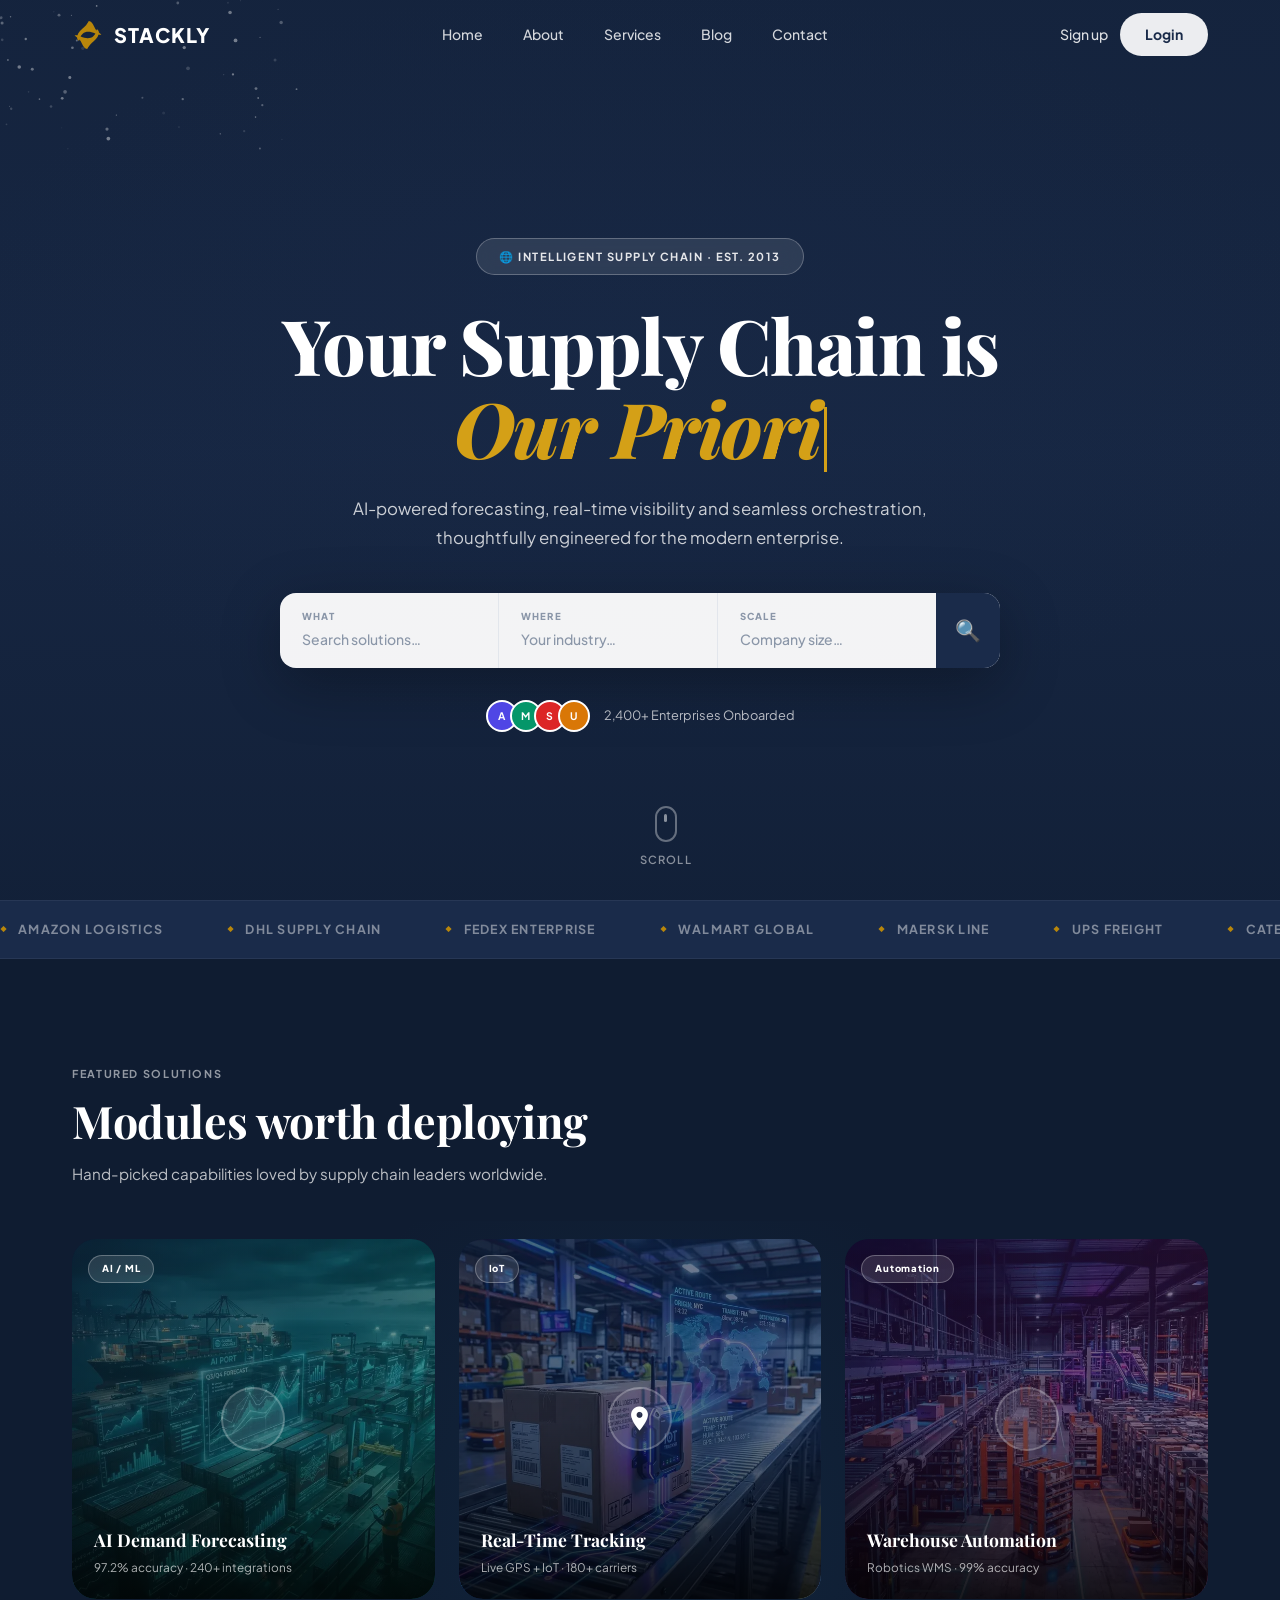
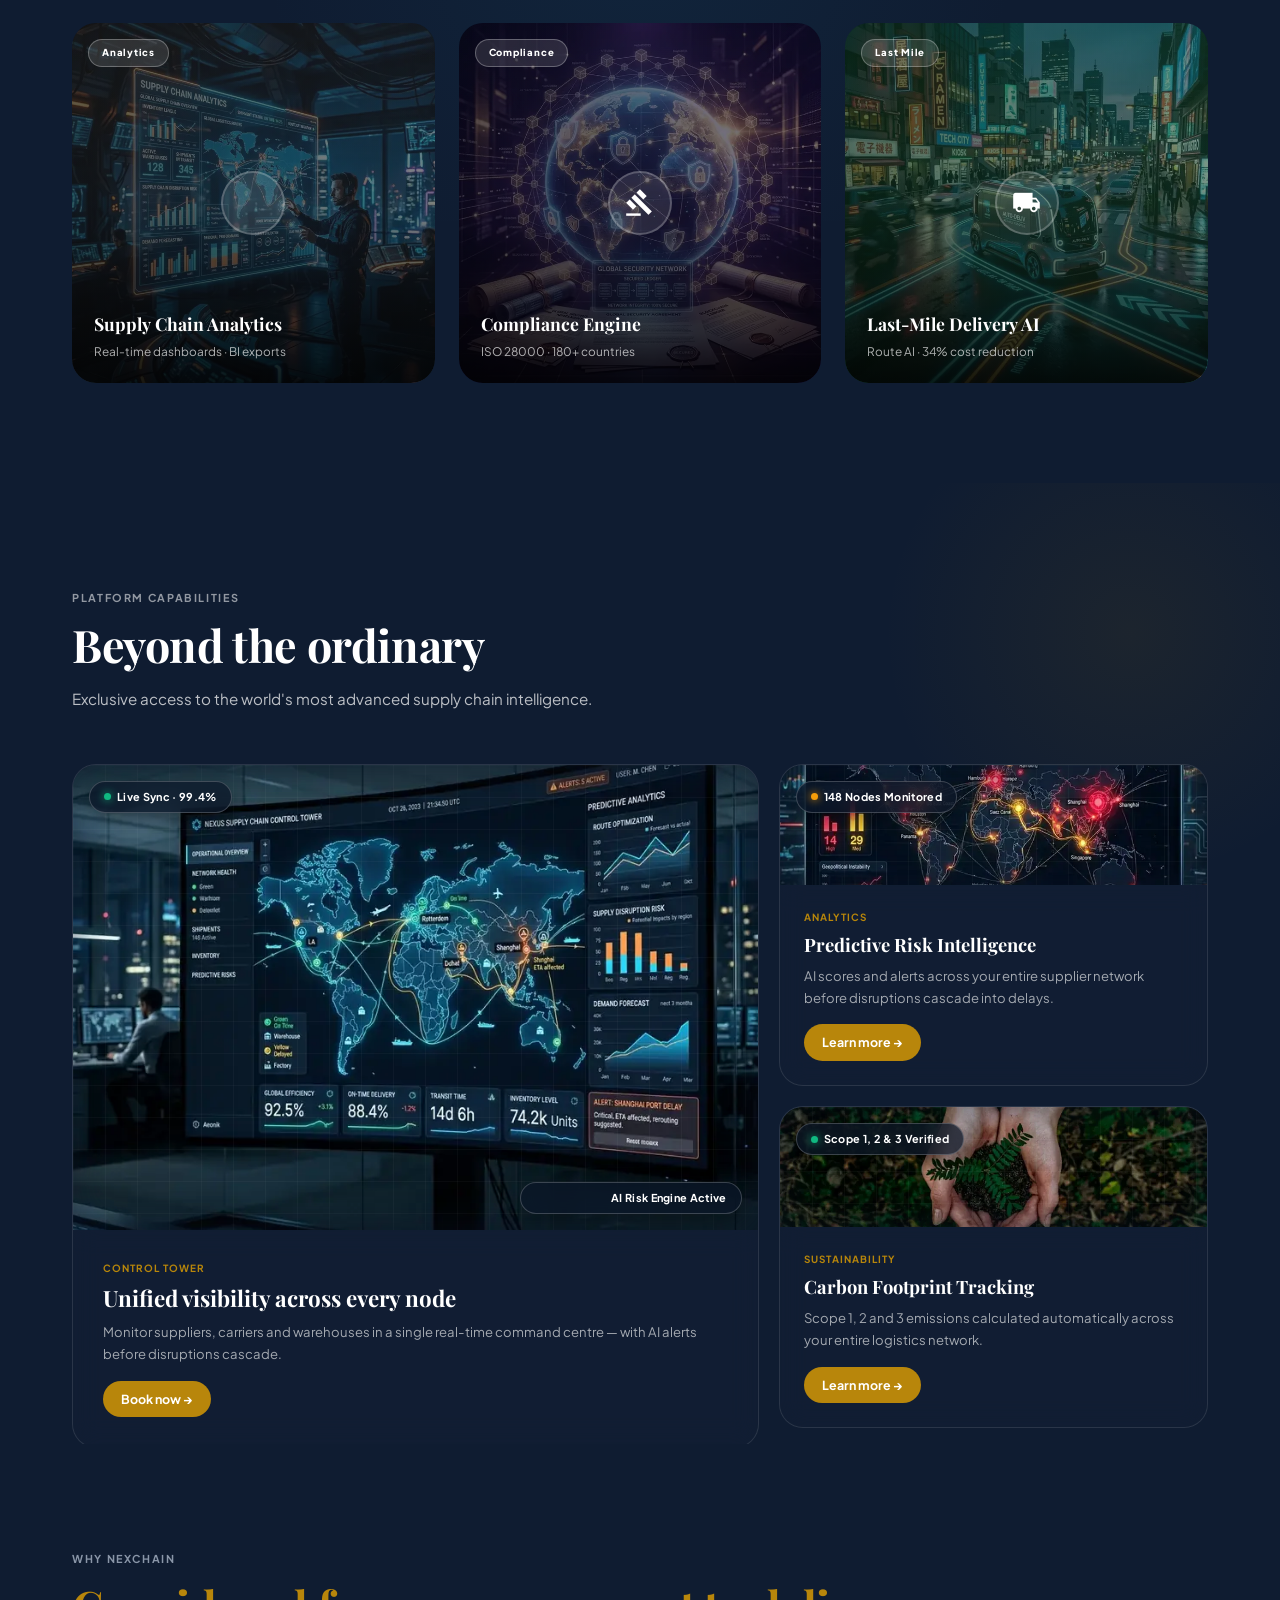
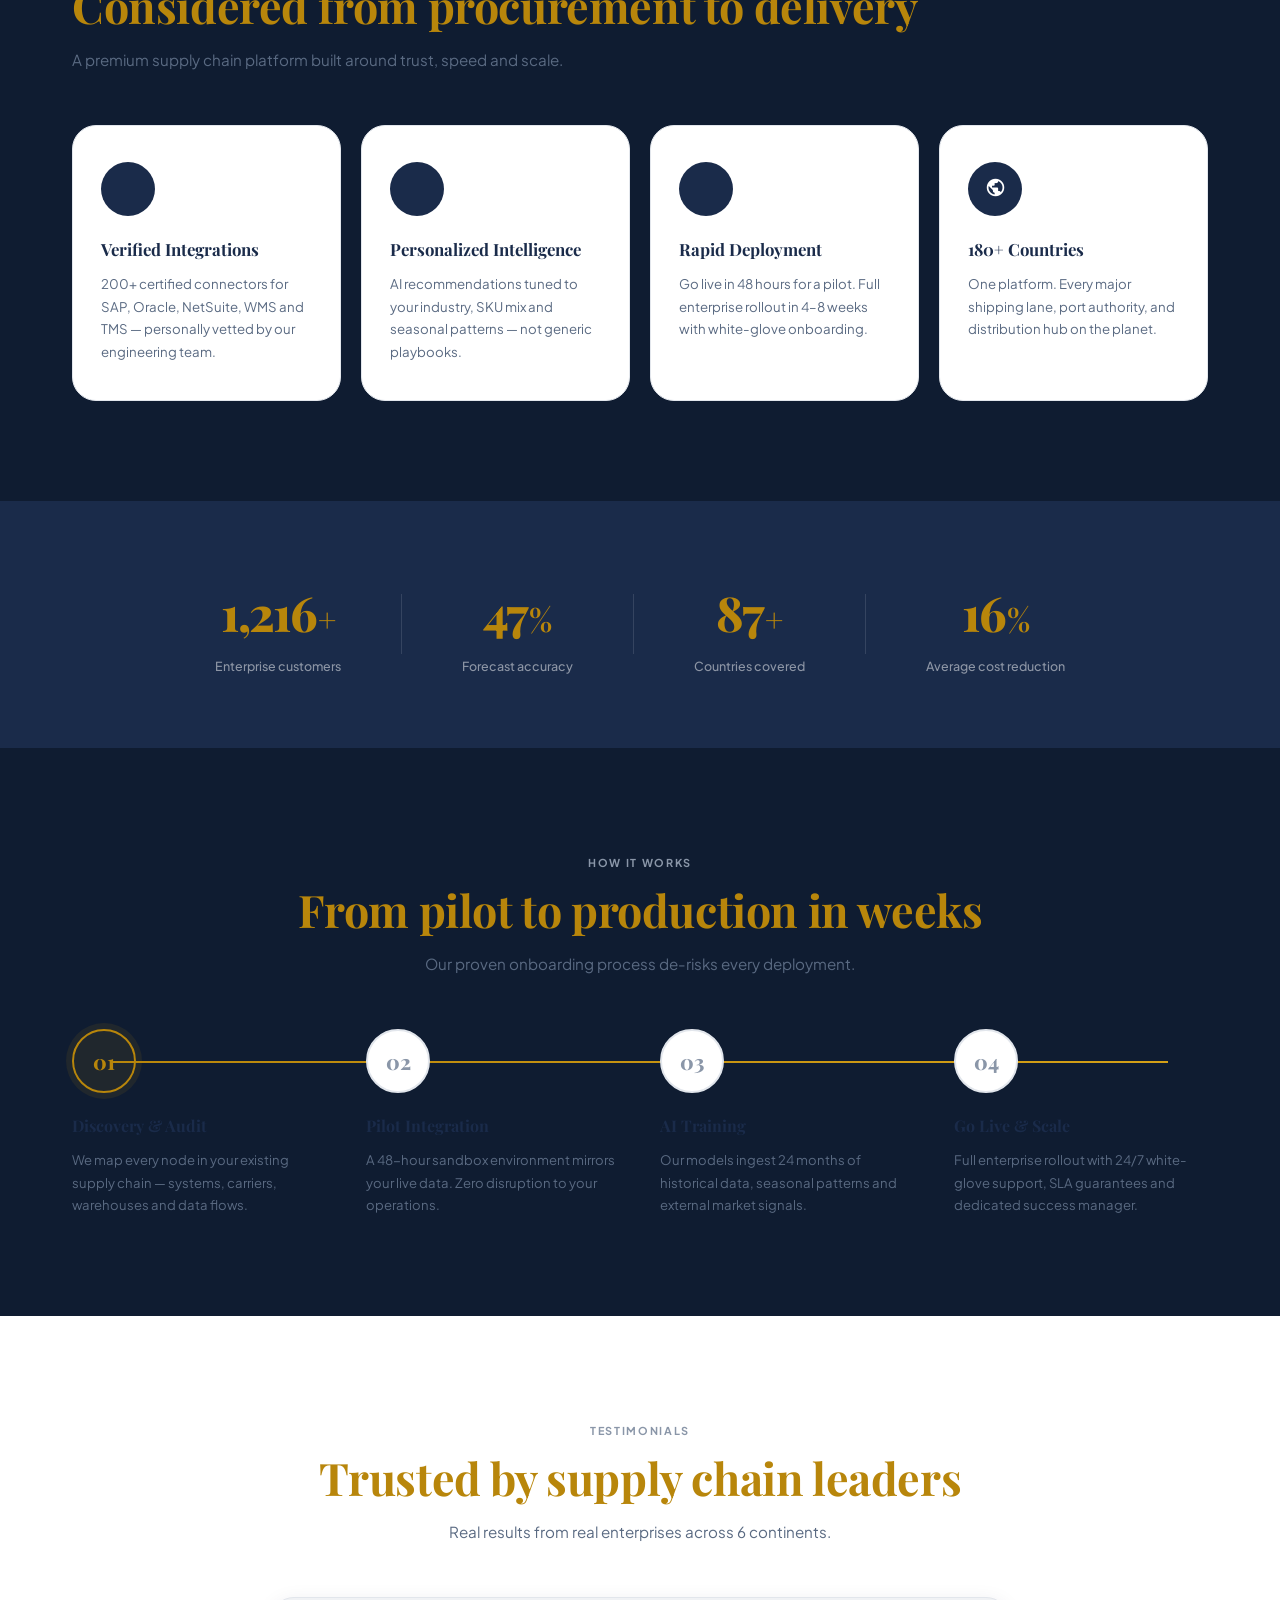
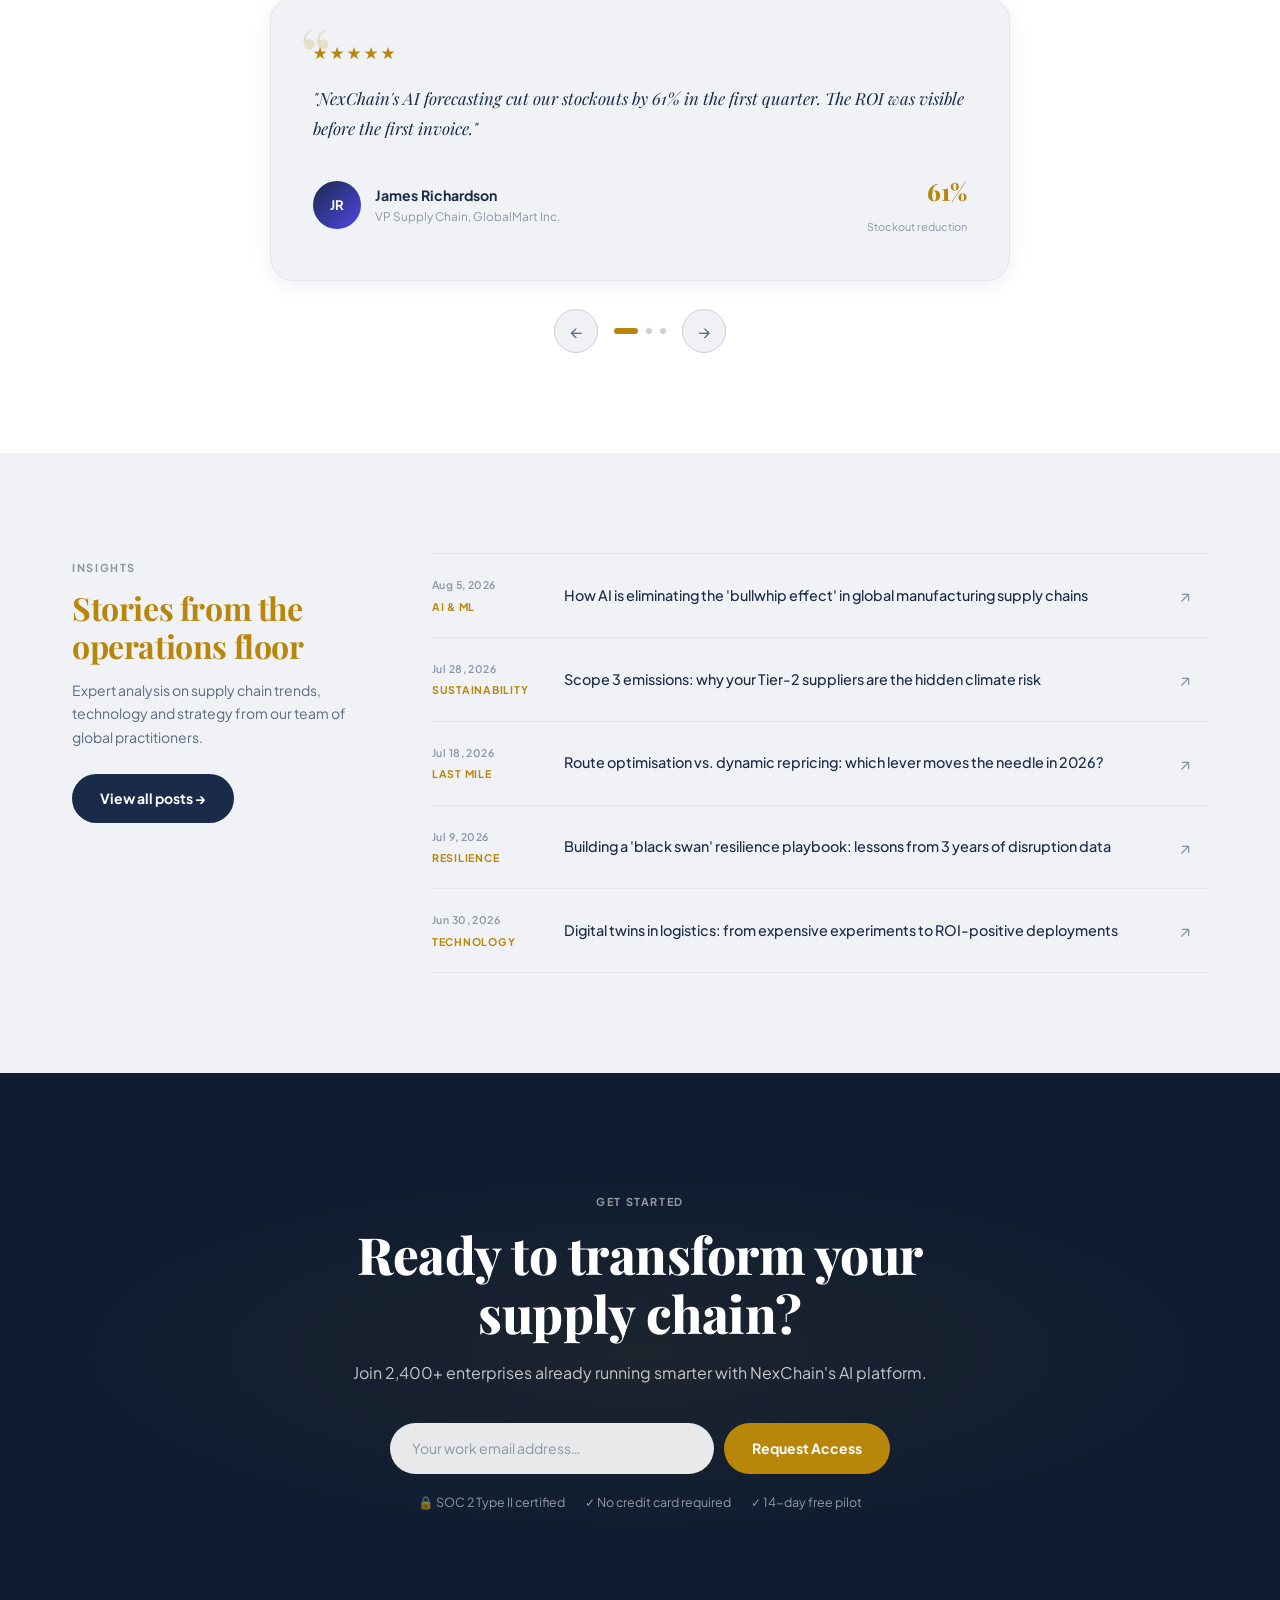
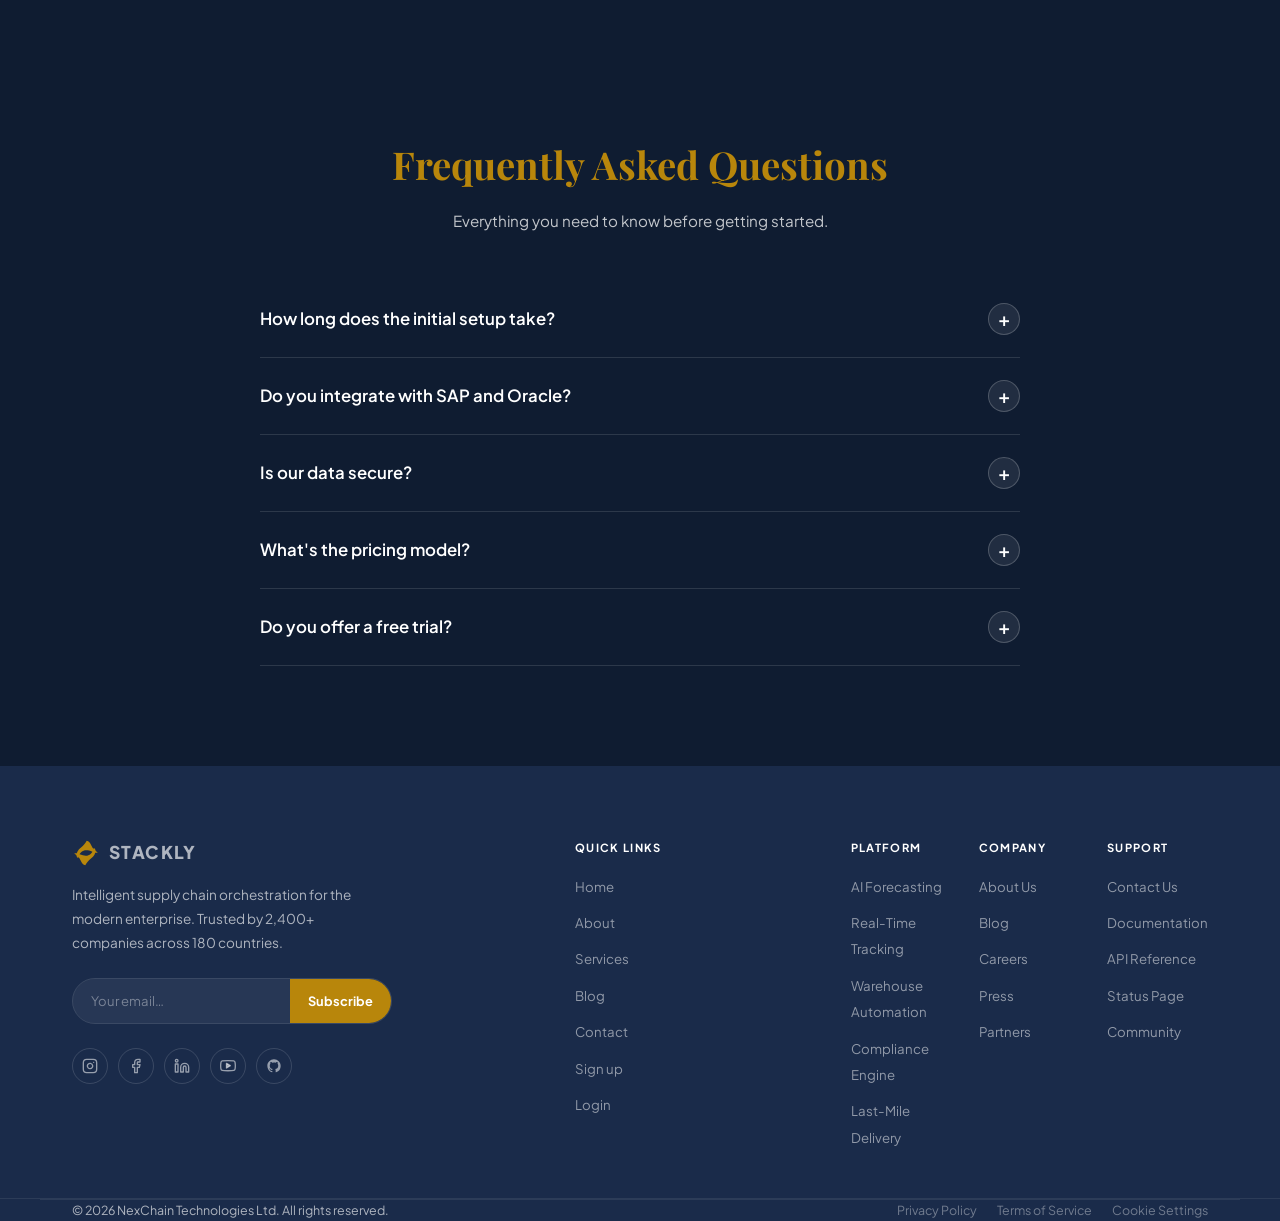
<file: index.html>
<!DOCTYPE html>
<html lang="en">
<head>
  <meta charset="UTF-8"/>
  <meta name="viewport" content="width=device-width, initial-scale=1.0"/>
  <title>NexChain — Intelligent Supply Chain Platform</title>
  <meta name="description" content="AI-powered supply chain platform. Real-time visibility, demand forecasting, warehouse automation and last-mile delivery orchestration for the modern enterprise."/>
  <link rel="stylesheet" href="css/style.css"/>
  <link rel="stylesheet" href="css/home.css"/>
  <link href="https://fonts.googleapis.com/icon?family=Material+Icons" rel="stylesheet"/>
</head>
<body>

<!-- ═══════════════════════════════════════
     NAVBAR
═══════════════════════════════════════ -->
<header class="navbar" id="navbar">
  <div class="nav-container">
    <a href="index.html" class="nav-logo" id="navLogo">
      <svg width="32" height="32" viewBox="0 0 100 100" fill="none" class="logo-icon" xmlns="http://www.w3.org/2000/svg">
        <path d="M52.5 6C48.2 14.5 40.8 23.8 32.2 30.5C21.4 38.9 15.2 49.6 16.1 60.2C16.9 64.1 19.3 67.2 22.4 68.1C23.5 62.3 25.6 53.4 33.5 46.2C42.4 38.1 56.1 38.1 72.8 45.1C82.6 49.2 88.8 50.1 91.8 48.2C85.1 43.1 73.2 35.2 69.1 23.2C65.2 13.5 60.1 7.2 52.5 6Z" fill="currentColor"/>
        <path d="M47.5 94C51.8 85.5 59.2 76.2 67.8 69.5C78.6 61.1 84.8 50.4 83.9 39.8C83.1 35.9 80.7 32.8 77.6 31.9C76.5 37.7 74.4 46.6 66.5 53.8C57.6 61.9 43.9 61.9 27.2 54.9C17.4 50.8 11.2 49.9 8.2 51.8C14.9 56.9 26.8 64.8 30.9 76.8C34.8 86.5 39.9 92.8 47.5 94Z" fill="currentColor"/>
      </svg>
      <span class="nav-logo-text">STACKLY</span>
    </a>
    <nav class="nav-links" id="navLinks">
      <a href="index.html"    class="nav-link active">Home</a>
      <a href="about.html"   class="nav-link">About</a>
      <a href="services.html"class="nav-link">Services</a>
      <a href="blog.html"    class="nav-link">Blog</a>
      <a href="contact.html" class="nav-link">Contact</a>
    </nav>
    <div class="nav-actions">
      <a href="register.html" class="nav-register">Sign up</a>
      <a href="login.html" class="nav-login-btn">Login</a>
    </div>
    <button class="hamburger" id="hamburger" aria-label="Open menu">
      <span></span><span></span><span></span>
    </button>
  </div>
</header>

<div class="mobile-menu" id="mobileMenu">
  <button class="mobile-close" id="mobileClose">✕</button>
  <ul>
    <li><a href="index.html">Home</a></li>
    <li><a href="about.html">About</a></li>
    <li><a href="services.html">Services</a></li>
    <li><a href="blog.html">Blog</a></li>
    <li><a href="contact.html">Contact</a></li>
    <li><a href="register.html" class="mobile-signup-btn">Sign up →</a></li>
    <li><a href="login.html" class="mobile-login-btn">Login</a></li>
  </ul>
</div>

<!-- ═══════════════════════════════════════
     SECTION 1: VIDEO HERO
═══════════════════════════════════════ -->
<section class="hero" id="home">
  <!-- Background WebP hero image -->
  <div class="hero-slideshow" style="position: absolute; inset: 0; width: 100%; height: 100%; overflow: hidden; z-index: 0;">
    <div class="slide slide-1"></div>
    <div class="slide slide-2"></div>
    <div class="slide slide-3"></div>
  </div>
  <!-- Gradient overlay -->
  <div class="hero-gradient"></div>
  <!-- Particle canvas -->
  <canvas class="particle-canvas" id="heroCanvas"></canvas>
  <!-- Content -->
  <div class="hero-content">
    <div class="hero-badge">🌐 Intelligent Supply Chain · Est. 2013</div>
    <h1 class="hero-title">
      Your Supply Chain is<br/>
      <em id="typedText">Our Priority</em><span class="cursor"></span>
    </h1>
    <p class="hero-sub">
      AI-powered forecasting, real-time visibility and seamless orchestration,<br/>
      thoughtfully engineered for the modern enterprise.
    </p>
    <!-- Search bar -->
    <div class="hero-search">
      <div class="search-field">
        <label class="search-label">WHAT</label>
        <input type="text" id="searchSolution" placeholder="Search solutions…"/>
      </div>
      <div class="search-field">
        <label class="search-label">WHERE</label>
        <input type="text" placeholder="Your industry…"/>
      </div>
      <div class="search-field">
        <label class="search-label">SCALE</label>
        <input type="text" placeholder="Company size…"/>
      </div>
      <button class="search-btn" id="searchBtn" aria-label="Search">🔍</button>
    </div>
    <!-- Social proof -->
    <div class="hero-proof">
      <div class="proof-avs">
        <div class="proof-av" style="background:#4f46e5">A</div>
        <div class="proof-av" style="background:#059669">M</div>
        <div class="proof-av" style="background:#dc2626">S</div>
        <div class="proof-av" style="background:#d97706">U</div>
      </div>
      <span>2,400+ Enterprises Onboarded</span>
    </div>
  </div>
  <!-- Scroll cue -->
  <div class="hero-scroll">
    <div class="scroll-mouse"><div class="scroll-dot"></div></div>
    <span>SCROLL</span>
  </div>
</section>

<!-- ═══════════════════════════════════════
     SECTION 2: TRUSTED BY (ticker)
═══════════════════════════════════════ -->
<section id="trusted">
  <div class="ticker-strip">
    <div class="ticker-track" id="tickerTrack">
      <span class="ticker-item">Amazon Logistics</span>
      <span class="ticker-item">DHL Supply Chain</span>
      <span class="ticker-item">FedEx Enterprise</span>
      <span class="ticker-item">Walmart Global</span>
      <span class="ticker-item">Maersk Line</span>
      <span class="ticker-item">UPS Freight</span>
      <span class="ticker-item">Caterpillar Inc.</span>
      <span class="ticker-item">Siemens AG</span>
      <span class="ticker-item">Bosch Group</span>
      <span class="ticker-item">Samsung SDS</span>
      <span class="ticker-item">Honeywell</span>
      <span class="ticker-item">3M Company</span>
      <!-- duplicate for seamless loop -->
      <span class="ticker-item">Amazon Logistics</span>
      <span class="ticker-item">DHL Supply Chain</span>
      <span class="ticker-item">FedEx Enterprise</span>
      <span class="ticker-item">Walmart Global</span>
      <span class="ticker-item">Maersk Line</span>
      <span class="ticker-item">UPS Freight</span>
      <span class="ticker-item">Caterpillar Inc.</span>
      <span class="ticker-item">Siemens AG</span>
      <span class="ticker-item">Bosch Group</span>
      <span class="ticker-item">Samsung SDS</span>
      <span class="ticker-item">Honeywell</span>
      <span class="ticker-item">3M Company</span>
    </div>
  </div>
</section>

<!-- ═══════════════════════════════════════
     SECTION 3: SOLUTIONS GRID
═══════════════════════════════════════ -->
<section class="solutions" id="solutions">
  <div class="container">
    <div class="section-header reveal">
      <span class="section-eye light">FEATURED SOLUTIONS</span>
      <h2 class="section-title white">Modules worth deploying</h2>
      <p class="section-sub light">Hand-picked capabilities loved by supply chain leaders worldwide.</p>
    </div>
    <div class="solutions-grid">

      <!-- Flip Card 1 — AI Forecasting -->
      <div class="flip-card reveal stagger-1">
        <div class="flip-card-inner">
          <!-- Front -->
          <div class="flip-front sol-img-1">
            <span class="flip-badge">AI / ML</span>
            <div class="flip-front-icon">
              <span class="material-icons mi">psychology</span>
            </div>
            <div class="flip-front-body">
              <p class="flip-front-name">AI Demand Forecasting</p>
              <p class="flip-front-sub">97.2% accuracy · 240+ integrations</p>
            </div>
          </div>
          <!-- Back -->
          <div class="flip-back">
            <div>
              <span class="flip-back-tag">AI / ML</span>
              <h3>AI Demand Forecasting</h3>
              <p>Fuses 24 months of historical data with market signals to deliver industry-leading 97.2% forecast accuracy across every SKU and channel.</p>
            </div>
            <div>
              <div class="flip-back-stats">
                <div class="flip-stat"><span class="sv">97.2%</span><span class="sl">Accuracy</span></div>
                <div class="flip-stat"><span class="sv">240+</span><span class="sl">Integrations</span></div>
                <div class="flip-stat"><span class="sv">61%</span><span class="sl">Stockout ↓</span></div>
              </div>
              <a href="services.html" class="flip-back-link">Explore →</a>
            </div>
          </div>
        </div>
      </div>

      <!-- Flip Card 2 — Real-Time Tracking -->
      <div class="flip-card reveal stagger-2">
        <div class="flip-card-inner">
          <div class="flip-front sol-img-2">
            <span class="flip-badge">IoT</span>
            <div class="flip-front-icon">
              <span class="material-icons mi">location_on</span>
            </div>
            <div class="flip-front-body">
              <p class="flip-front-name">Real-Time Tracking</p>
              <p class="flip-front-sub">Live GPS + IoT · 180+ carriers</p>
            </div>
          </div>
          <div class="flip-back">
            <div>
              <span class="flip-back-tag">IoT</span>
              <h3>Real-Time Tracking</h3>
              <p>Sub-minute GPS + IoT telemetry across 180+ carrier networks with predictive ETA and automatic exception alerts before delays happen.</p>
            </div>
            <div>
              <div class="flip-back-stats">
                <div class="flip-stat"><span class="sv">180+</span><span class="sl">Carriers</span></div>
                <div class="flip-stat"><span class="sv">&lt;1min</span><span class="sl">Refresh</span></div>
                <div class="flip-stat"><span class="sv">99.9%</span><span class="sl">Uptime</span></div>
              </div>
              <a href="services.html" class="flip-back-link">Explore →</a>
            </div>
          </div>
        </div>
      </div>

      <!-- Flip Card 3 — Warehouse Automation -->
      <div class="flip-card reveal stagger-3">
        <div class="flip-card-inner">
          <div class="flip-front sol-img-3">
            <span class="flip-badge">Automation</span>
            <div class="flip-front-icon">
              <span class="material-icons mi">precision_manufacturing</span>
            </div>
            <div class="flip-front-body">
              <p class="flip-front-name">Warehouse Automation</p>
              <p class="flip-front-sub">Robotics WMS · 99% accuracy</p>
            </div>
          </div>
          <div class="flip-back">
            <div>
              <span class="flip-back-tag">Automation</span>
              <h3>Warehouse Automation</h3>
              <p>Robotics WMS with 99% pick accuracy. Integrates with 80+ AMR, AS/RS and conveyor systems with a zero-downtime migration path.</p>
            </div>
            <div>
              <div class="flip-back-stats">
                <div class="flip-stat"><span class="sv">99%</span><span class="sl">Pick accuracy</span></div>
                <div class="flip-stat"><span class="sv">80+</span><span class="sl">Robot systems</span></div>
                <div class="flip-stat"><span class="sv">40%</span><span class="sl">Cost ↓</span></div>
              </div>
              <a href="services.html" class="flip-back-link">Explore →</a>
            </div>
          </div>
        </div>
      </div>

      <!-- Flip Card 4 — Analytics -->
      <div class="flip-card reveal stagger-1">
        <div class="flip-card-inner">
          <div class="flip-front sol-img-4">
            <span class="flip-badge">Analytics</span>
            <div class="flip-front-icon">
              <span class="material-icons mi">bar_chart</span>
            </div>
            <div class="flip-front-body">
              <p class="flip-front-name">Supply Chain Analytics</p>
              <p class="flip-front-sub">Real-time dashboards · BI exports</p>
            </div>
          </div>
          <div class="flip-back">
            <div>
              <span class="flip-back-tag">Analytics</span>
              <h3>Supply Chain Analytics</h3>
              <p>Real-time control tower with drill-down to SKU level, predictive risk scoring and one-click exports to Tableau, Power BI and Looker.</p>
            </div>
            <div>
              <div class="flip-back-stats">
                <div class="flip-stat"><span class="sv">Live</span><span class="sl">Dashboards</span></div>
                <div class="flip-stat"><span class="sv">50+</span><span class="sl">KPI widgets</span></div>
                <div class="flip-stat"><span class="sv">3 min</span><span class="sl">Avg. insight</span></div>
              </div>
              <a href="services.html" class="flip-back-link">Explore →</a>
            </div>
          </div>
        </div>
      </div>

      <!-- Flip Card 5 — Compliance -->
      <div class="flip-card reveal stagger-2">
        <div class="flip-card-inner">
          <div class="flip-front sol-img-5">
            <span class="flip-badge">Compliance</span>
            <div class="flip-front-icon">
              <span class="material-icons mi">gavel</span>
            </div>
            <div class="flip-front-body">
              <p class="flip-front-name">Compliance Engine</p>
              <p class="flip-front-sub">ISO 28000 · 180+ countries</p>
            </div>
          </div>
          <div class="flip-back">
            <div>
              <span class="flip-back-tag">Compliance</span>
              <h3>Compliance Engine</h3>
              <p>ISO 28000, CTPAT, AEO and 180-country customs documentation, automated trade finance and real-time sanctions screening.</p>
            </div>
            <div>
              <div class="flip-back-stats">
                <div class="flip-stat"><span class="sv">180+</span><span class="sl">Countries</span></div>
                <div class="flip-stat"><span class="sv">100%</span><span class="sl">Audit trail</span></div>
                <div class="flip-stat"><span class="sv">Auto</span><span class="sl">Sanctions check</span></div>
              </div>
              <a href="services.html" class="flip-back-link">Explore →</a>
            </div>
          </div>
        </div>
      </div>

      <!-- Flip Card 6 — Last Mile -->
      <div class="flip-card reveal stagger-3">
        <div class="flip-card-inner">
          <div class="flip-front sol-img-6">
            <span class="flip-badge">Last Mile</span>
            <div class="flip-front-icon">
              <span class="material-icons mi">local_shipping</span>
            </div>
            <div class="flip-front-body">
              <p class="flip-front-name">Last-Mile Delivery AI</p>
              <p class="flip-front-sub">Route AI · 34% cost reduction</p>
            </div>
          </div>
          <div class="flip-back">
            <div>
              <span class="flip-back-tag">Last Mile</span>
              <h3>Last-Mile Delivery AI</h3>
              <p>Dynamic route optimisation, carrier selection AI and customer communication automation. Average 34% cost reduction in 90 days.</p>
            </div>
            <div>
              <div class="flip-back-stats">
                <div class="flip-stat"><span class="sv">34%</span><span class="sl">Cost ↓</span></div>
                <div class="flip-stat"><span class="sv">90d</span><span class="sl">ROI timeline</span></div>
                <div class="flip-stat"><span class="sv">AI</span><span class="sl">Route engine</span></div>
              </div>
              <a href="services.html" class="flip-back-link">Explore →</a>
            </div>
          </div>
        </div>
      </div>

    </div>

  </div>
</section>

<!-- ═══════════════════════════════════════
     SECTION 4: PLATFORM BENTO (dark)
═══════════════════════════════════════ -->
<section class="bento-section" id="network">
  <div class="container">
    <div class="section-header reveal">
      <span class="section-eye light">PLATFORM CAPABILITIES</span>
      <h2 class="section-title white">Beyond the ordinary</h2>
      <p class="section-sub light">Exclusive access to the world's most advanced supply chain intelligence.</p>
    </div>
    <div class="bento-grid">
      <!-- Large card -->
      <div class="bento-card bento-large reveal reveal-left">
        <div class="bento-img bento-img-1">
          <div class="bento-glass-tag top-left">
            <span class="pulse-dot green"></span> Live Sync · 99.4%
          </div>
          <div class="bento-glass-tag bottom-right">
            <span class="material-icons mi" style="font-size: 14px; color: var(--gold);">radar</span> AI Risk Engine Active
          </div>
        </div>
        <div class="bento-body">
          <span class="bento-tag">Control Tower</span>
          <h3>Unified visibility across every node</h3>
          <p>Monitor suppliers, carriers and warehouses in a single real-time command centre — with AI alerts before disruptions cascade.</p>
          <a href="contact.html" class="bento-btn">Book now →</a>
        </div>
      </div>
      <!-- Right stack -->
      <div style="display:flex;flex-direction:column;gap:20px;">
        <div class="bento-card reveal reveal-right stagger-1">
          <div class="bento-img bento-img-2">
            <div class="bento-glass-tag top-left">
              <span class="pulse-dot gold"></span> 148 Nodes Monitored
            </div>
          </div>
          <div class="bento-body">
            <span class="bento-tag">Analytics</span>
            <h3>Predictive Risk Intelligence</h3>
            <p>AI scores and alerts across your entire supplier network before disruptions cascade into delays.</p>
            <a href="services.html" class="bento-btn">Learn more →</a>
          </div>
        </div>
        <div class="bento-card reveal reveal-right stagger-2">
          <div class="bento-img bento-img-3">
            <div class="bento-glass-tag top-left">
              <span class="pulse-dot green"></span> Scope 1, 2 &amp; 3 Verified
            </div>
          </div>
          <div class="bento-body">
            <span class="bento-tag">Sustainability</span>
            <h3>Carbon Footprint Tracking</h3>
            <p>Scope 1, 2 and 3 emissions calculated automatically across your entire logistics network.</p>
            <a href="services.html" class="bento-btn">Learn more →</a>
          </div>
        </div>
      </div>
    </div>
  </div>
</section>

<!-- ═══════════════════════════════════════
     SECTION 5: WHY NEXCHAIN
═══════════════════════════════════════ -->
<section class="why" id="why">
  <div class="container">
    <div class="section-header reveal">
      <span class="section-eye">WHY NEXCHAIN</span>
      <h2 class="section-title">Considered from procurement to delivery</h2>
      <p class="section-sub">A premium supply chain platform built around trust, speed and scale.</p>
    </div>
    <div class="why-grid">
      <div class="feat-card reveal stagger-1">
        <div class="feat-icon">
          <span class="material-icons mi">verified</span>
        </div>
        <h4>Verified Integrations</h4>
        <p>200+ certified connectors for SAP, Oracle, NetSuite, WMS and TMS — personally vetted by our engineering team.</p>
      </div>
      <div class="feat-card reveal stagger-2">
        <div class="feat-icon">
          <span class="material-icons mi">auto_awesome</span>
        </div>
        <h4>Personalized Intelligence</h4>
        <p>AI recommendations tuned to your industry, SKU mix and seasonal patterns — not generic playbooks.</p>
      </div>
      <div class="feat-card reveal stagger-3">
        <div class="feat-icon">
          <span class="material-icons mi">bolt</span>
        </div>
        <h4>Rapid Deployment</h4>
        <p>Go live in 48 hours for a pilot. Full enterprise rollout in 4–8 weeks with white-glove onboarding.</p>
      </div>
      <div class="feat-card reveal stagger-4">
        <div class="feat-icon">
          <span class="material-icons mi">public</span>
        </div>
        <h4>180+ Countries</h4>
        <p>One platform. Every major shipping lane, port authority, and distribution hub on the planet.</p>
      </div>
    </div>
  </div>
</section>

<!-- ═══════════════════════════════════════
     SECTION 6: STATS STRIP
═══════════════════════════════════════ -->
<section class="stats-strip" id="stats">
  <div class="container">
    <div class="stats-row">
      <div class="stat-item reveal stagger-1">
        <div class="stat-val">
          <span class="stat-n" data-count="2400" id="cnt1">2400</span>
          <span class="stat-suf">+</span>
        </div>
        <p class="stat-l">Enterprise customers</p>
      </div>
      <div class="stat-div"></div>
      <div class="stat-item reveal stagger-2">
        <div class="stat-val">
          <span class="stat-n" data-count="97" id="cnt2">97</span>
          <span class="stat-suf">%</span>
        </div>
        <p class="stat-l">Forecast accuracy</p>
      </div>
      <div class="stat-div"></div>
      <div class="stat-item reveal stagger-3">
        <div class="stat-val">
          <span class="stat-n" data-count="180" id="cnt3">180</span>
          <span class="stat-suf">+</span>
        </div>
        <p class="stat-l">Countries covered</p>
      </div>
      <div class="stat-div"></div>
      <div class="stat-item reveal stagger-4">
        <div class="stat-val">
          <span class="stat-n" data-count="34" id="cnt4">34</span>
          <span class="stat-suf">%</span>
        </div>
        <p class="stat-l">Average cost reduction</p>
      </div>
    </div>
  </div>
</section>

<!-- ═══════════════════════════════════════
     SECTION 7: PROCESS STEPS
═══════════════════════════════════════ -->
<section class="process" id="process">
  <div class="container">
    <div class="section-header center reveal">
      <span class="section-eye">HOW IT WORKS</span>
      <h2 class="section-title">From pilot to production in weeks</h2>
      <p class="section-sub" style="margin:0 auto">Our proven onboarding process de-risks every deployment.</p>
    </div>
    <div class="process-steps" id="processSteps">
      <div class="process-line"><div class="process-line-fill" id="processLineFill"></div></div>
      <div class="process-step active reveal stagger-1">
        <div class="step-circle"><div class="step-circle-inner">01</div></div>
        <div class="step-body">
          <h4>Discovery & Audit</h4>
          <p>We map every node in your existing supply chain — systems, carriers, warehouses and data flows.</p>
        </div>
      </div>
      <div class="process-step reveal stagger-2">
        <div class="step-circle"><div class="step-circle-inner">02</div></div>
        <div class="step-body">
          <h4>Pilot Integration</h4>
          <p>A 48-hour sandbox environment mirrors your live data. Zero disruption to your operations.</p>
        </div>
      </div>
      <div class="process-step reveal stagger-3">
        <div class="step-circle"><div class="step-circle-inner">03</div></div>
        <div class="step-body">
          <h4>AI Training</h4>
          <p>Our models ingest 24 months of historical data, seasonal patterns and external market signals.</p>
        </div>
      </div>
      <div class="process-step reveal stagger-4">
        <div class="step-circle"><div class="step-circle-inner">04</div></div>
        <div class="step-body">
          <h4>Go Live & Scale</h4>
          <p>Full enterprise rollout with 24/7 white-glove support, SLA guarantees and dedicated success manager.</p>
        </div>
      </div>
    </div>
  </div>
</section>

<!-- ═══════════════════════════════════════
     SECTION 8: TESTIMONIALS
═══════════════════════════════════════ -->
<section class="testimonials" id="testimonials">
  <div class="container">
    <div class="section-header center reveal">
      <span class="section-eye">TESTIMONIALS</span>
      <h2 class="section-title">Trusted by supply chain leaders</h2>
      <p class="section-sub" style="margin:0 auto">Real results from real enterprises across 6 continents.</p>
    </div>
    <div class="testi-wrap">
      <div class="testi-track">
        <!-- Slide 1 -->
        <div class="testi-slide active">
          <div class="testi-card">
            <div class="testi-stars">★★★★★</div>
            <blockquote>"NexChain's AI forecasting cut our stockouts by 61% in the first quarter. The ROI was visible before the first invoice."</blockquote>
            <div class="testi-author">
              <div class="testi-av" style="background:linear-gradient(135deg,#1a2b4a,#4f46e5)">JR</div>
              <div class="testi-meta">
                <div class="testi-name">James Richardson</div>
                <div class="testi-role">VP Supply Chain, GlobalMart Inc.</div>
              </div>
              <div class="testi-metric">
                <span class="metric-n">61%</span>
                <span class="metric-l">Stockout reduction</span>
              </div>
            </div>
          </div>
        </div>
        <!-- Slide 2 -->
        <div class="testi-slide">
          <div class="testi-card">
            <div class="testi-stars">★★★★★</div>
            <blockquote>"Real-time tracking across 14 carrier networks on one screen — something we spent 3 years trying to build ourselves. NexChain delivered in 6 weeks."</blockquote>
            <div class="testi-author">
              <div class="testi-av" style="background:linear-gradient(135deg,#059669,#0d9488)">SK</div>
              <div class="testi-meta">
                <div class="testi-name">Sunita Krishnan</div>
                <div class="testi-role">Chief Operations Officer, AsiaFreight</div>
              </div>
              <div class="testi-metric">
                <span class="metric-n">6 wks</span>
                <span class="metric-l">Time to value</span>
              </div>
            </div>
          </div>
        </div>
        <!-- Slide 3 -->
        <div class="testi-slide">
          <div class="testi-card">
            <div class="testi-stars">★★★★★</div>
            <blockquote>"We reduced last-mile costs by 34% in 90 days. The route optimisation AI alone paid for the entire annual subscription."</blockquote>
            <div class="testi-author">
              <div class="testi-av" style="background:linear-gradient(135deg,#dc2626,#c2410c)">MH</div>
              <div class="testi-meta">
                <div class="testi-name">Marcus Hoffmann</div>
                <div class="testi-role">Head of Logistics, EuroTrade GmbH</div>
              </div>
              <div class="testi-metric">
                <span class="metric-n">34%</span>
                <span class="metric-l">Last-mile savings</span>
              </div>
            </div>
          </div>
        </div>
      </div>
      <!-- Controls -->
      <div class="testi-controls">
        <button class="testi-btn" id="testiPrev">←</button>
        <div class="testi-dots">
          <div class="testi-dot active" data-index="0"></div>
          <div class="testi-dot" data-index="1"></div>
          <div class="testi-dot" data-index="2"></div>
        </div>
        <button class="testi-btn" id="testiNext">→</button>
      </div>
    </div>
  </div>
</section>

<!-- ═══════════════════════════════════════
     SECTION 9: INSIGHTS / BLOG
═══════════════════════════════════════ -->
<section class="insights" id="insights">
  <div class="container">
    <div class="insights-layout">
      <div class="insights-left reveal reveal-left">
        <span class="section-eye">INSIGHTS</span>
        <h2 class="section-title">Stories from the operations floor</h2>
        <p>Expert analysis on supply chain trends, technology and strategy from our team of global practitioners.</p>
        <a href="blog.html" class="btn-navy">View all posts →</a>
      </div>
      <div class="insights-right">
        <a class="insight-row reveal" href="blog.html">
          <div>
            <div class="ins-date">Aug 5, 2026</div>
            <div class="ins-cat">AI & ML</div>
          </div>
          <div class="ins-title">How AI is eliminating the 'bullwhip effect' in global manufacturing supply chains</div>
          <div class="ins-arrow">↗</div>
        </a>
        <a class="insight-row reveal stagger-1" href="blog.html">
          <div>
            <div class="ins-date">Jul 28, 2026</div>
            <div class="ins-cat">Sustainability</div>
          </div>
          <div class="ins-title">Scope 3 emissions: why your Tier-2 suppliers are the hidden climate risk</div>
          <div class="ins-arrow">↗</div>
        </a>
        <a class="insight-row reveal stagger-2" href="blog.html">
          <div>
            <div class="ins-date">Jul 18, 2026</div>
            <div class="ins-cat">Last Mile</div>
          </div>
          <div class="ins-title">Route optimisation vs. dynamic repricing: which lever moves the needle in 2026?</div>
          <div class="ins-arrow">↗</div>
        </a>
        <a class="insight-row reveal stagger-3" href="blog.html">
          <div>
            <div class="ins-date">Jul 9, 2026</div>
            <div class="ins-cat">Resilience</div>
          </div>
          <div class="ins-title">Building a 'black swan' resilience playbook: lessons from 3 years of disruption data</div>
          <div class="ins-arrow">↗</div>
        </a>
        <a class="insight-row reveal stagger-4" href="blog.html">
          <div>
            <div class="ins-date">Jun 30, 2026</div>
            <div class="ins-cat">Technology</div>
          </div>
          <div class="ins-title">Digital twins in logistics: from expensive experiments to ROI-positive deployments</div>
          <div class="ins-arrow">↗</div>
        </a>
      </div>
    </div>
  </div>
</section>

<!-- ═══════════════════════════════════════
     SECTION 10A: CTA
═══════════════════════════════════════ -->
<section class="cta-section" id="contact">
  <div class="cta-inner reveal">
    <span class="section-eye light" style="margin-bottom:14px;display:block">GET STARTED</span>
    <h2>Ready to transform your supply chain?</h2>
    <p>Join 2,400+ enterprises already running smarter with NexChain's AI platform.</p>
    <div class="cta-form">
      <input type="email" class="cta-input" id="ctaEmail" placeholder="Your work email address…"/>
      <button class="cta-submit" id="ctaSubmit">Request Access</button>
    </div>
    <div class="cta-trust">
      <span>🔒 SOC 2 Type II certified</span>
      <span>✓ No credit card required</span>
      <span>✓ 14-day free pilot</span>
    </div>
  </div>
</section>

<!-- ═══════════════════════════════════════
     SECTION 10B: FAQ
═══════════════════════════════════════ -->
<section class="faq" id="faq">
  <div class="container">
    <div class="faq-header reveal">
      <h2>Frequently Asked Questions</h2>
      <p>Everything you need to know before getting started.</p>
    </div>
    <div class="faq-list">
      <div class="faq-item reveal">
        <button class="faq-q">How long does the initial setup take? <span class="faq-icon">+</span></button>
        <div class="faq-a"><p>Most clients are live in a sandbox environment within 48 hours of signing. Full enterprise production deployment typically takes 4–8 weeks depending on the number of ERP and WMS integrations required.</p></div>
      </div>
      <div class="faq-item reveal stagger-1">
        <button class="faq-q">Do you integrate with SAP and Oracle? <span class="faq-icon">+</span></button>
        <div class="faq-a"><p>Yes — NexChain has certified, pre-built connectors for SAP S/4HANA, SAP ECC, Oracle SCM Cloud, Oracle EBS, and 200+ other enterprise systems including most TMS, WMS and MES platforms.</p></div>
      </div>
      <div class="faq-item reveal stagger-2">
        <button class="faq-q">Is our data secure? <span class="faq-icon">+</span></button>
        <div class="faq-a"><p>NexChain is SOC 2 Type II certified, ISO 27001 compliant, and GDPR-ready. All data is encrypted at rest (AES-256) and in transit (TLS 1.3). We offer single-tenant cloud or on-premise deployment options.</p></div>
      </div>
      <div class="faq-item reveal stagger-3">
        <button class="faq-q">What's the pricing model? <span class="faq-icon">+</span></button>
        <div class="faq-a"><p>Pricing is based on transaction volume and the number of active modules. Most mid-market clients start at $3,500/month. Enterprise agreements include unlimited users, custom SLAs and dedicated support. See our <a href="services.html" style="color:var(--gold)">Services page</a> for details.</p></div>
      </div>
      <div class="faq-item reveal stagger-4">
        <button class="faq-q">Do you offer a free trial? <span class="faq-icon">+</span></button>
        <div class="faq-a"><p>Yes — every new client gets a 14-day fully functional pilot on their own data at no charge. No credit card required. Just request access above and our team will reach out within one business day.</p></div>
      </div>
    </div>
  </div>
</section>

<!-- ═══════════════════════════════════════
     FOOTER
═══════════════════════════════════════ -->
<footer class="footer">
  <div class="footer-top">
    <div class="footer-brand">
      <a href="index.html" class="footer-logo" style="text-decoration: none; color: inherit;">
        <svg width="28" height="28" viewBox="0 0 100 100" fill="none" class="logo-icon" xmlns="http://www.w3.org/2000/svg">
          <path d="M52.5 6C48.2 14.5 40.8 23.8 32.2 30.5C21.4 38.9 15.2 49.6 16.1 60.2C16.9 64.1 19.3 67.2 22.4 68.1C23.5 62.3 25.6 53.4 33.5 46.2C42.4 38.1 56.1 38.1 72.8 45.1C82.6 49.2 88.8 50.1 91.8 48.2C85.1 43.1 73.2 35.2 69.1 23.2C65.2 13.5 60.1 7.2 52.5 6Z" fill="currentColor"/>
          <path d="M47.5 94C51.8 85.5 59.2 76.2 67.8 69.5C78.6 61.1 84.8 50.4 83.9 39.8C83.1 35.9 80.7 32.8 77.6 31.9C76.5 37.7 74.4 46.6 66.5 53.8C57.6 61.9 43.9 61.9 27.2 54.9C17.4 50.8 11.2 49.9 8.2 51.8C14.9 56.9 26.8 64.8 30.9 76.8C34.8 86.5 39.9 92.8 47.5 94Z" fill="currentColor"/>
        </svg>
        STACKLY
      </a>
      <p>Intelligent supply chain orchestration for the modern enterprise. Trusted by 2,400+ companies across 180 countries.</p>
      <div class="footer-nl">
        <input type="email" placeholder="Your email…" id="newsletterEmail"/>
        <button id="newsletterBtn">Subscribe</button>
      </div>
                  <div class="footer-social">
        <a class="fsoc" href="https://www.instagram.com/" target="_blank" rel="noopener noreferrer" aria-label="Instagram">
          <svg width="16" height="16" viewBox="0 0 24 24" fill="none" stroke="currentColor" stroke-width="2" stroke-linecap="round" stroke-linejoin="round"><rect x="2" y="2" width="20" height="20" rx="5" ry="5"></rect><path d="M16 11.37A4 4 0 1 1 12.63 8 4 4 0 0 1 16 11.37z"></path><line x1="17.5" y1="6.5" x2="17.51" y2="6.5"></line></svg>
        </a>
        <a class="fsoc" href="https://www.facebook.com/" target="_blank" rel="noopener noreferrer" aria-label="Facebook">
          <svg width="16" height="16" viewBox="0 0 24 24" fill="none" stroke="currentColor" stroke-width="2" stroke-linecap="round" stroke-linejoin="round"><path d="M18 2h-3a5 5 0 0 0-5 5v3H7v4h3v8h4v-8h3l1-4h-4V7a1 1 0 0 1 1-1h3z"></path></svg>
        </a>
        <a class="fsoc" href="https://www.linkedin.com/" target="_blank" rel="noopener noreferrer" aria-label="LinkedIn">
          <svg width="16" height="16" viewBox="0 0 24 24" fill="none" stroke="currentColor" stroke-width="2" stroke-linecap="round" stroke-linejoin="round"><path d="M16 8a6 6 0 0 1 6 6v7h-4v-7a2 2 0 0 0-2-2 2 2 0 0 0-2 2v7h-4v-7a6 6 0 0 1 6-6z"></path><rect x="2" y="9" width="4" height="12"></rect><circle cx="4" cy="4" r="2"></circle></svg>
        </a>
        <a class="fsoc" href="https://www.youtube.com/" target="_blank" rel="noopener noreferrer" aria-label="YouTube">
          <svg width="16" height="16" viewBox="0 0 24 24" fill="none" stroke="currentColor" stroke-width="2" stroke-linecap="round" stroke-linejoin="round"><path d="M22.54 6.42a2.78 2.78 0 0 0-1.95-1.96C18.88 4 12 4 12 4s-6.88 0-8.59.46a2.78 2.78 0 0 0-1.95 1.96A29 29 0 0 0 1 11.54a29 29 0 0 0 .46 5.12 2.78 2.78 0 0 0 1.95 1.96C5.12 19.08 12 19.08 12 19.08s6.88 0 8.59-.46a2.78 2.78 0 0 0 1.95-1.96 29 29 0 0 0 .46-5.12 29 29 0 0 0-.46-5.12z"></path><polygon points="9.75 15.02 15.5 11.54 9.75 8.06 9.75 15.02" fill="currentColor"></polygon></svg>
        </a>
        <a class="fsoc" href="https://github.com/lingalamanasa/supply-chain-management-theme" target="_blank" rel="noopener noreferrer" aria-label="GitHub">
          <svg width="16" height="16" viewBox="0 0 24 24" fill="currentColor"><path d="M12 2C6.477 2 2 6.484 2 12.017c0 4.425 2.865 8.18 6.839 9.504.5.092.682-.217.682-.483 0-.237-.008-.868-.013-1.703-2.782.605-3.369-1.343-3.369-1.343-.454-1.158-1.11-1.466-1.11-1.466-.908-.62.069-.608.069-.608 1.003.07 1.531 1.032 1.531 1.032.892 1.53 2.341 1.088 2.91.832.092-.647.35-1.088.636-1.338-2.22-.253-4.555-1.113-4.555-4.951 0-1.093.39-1.988 1.029-2.688-.103-.253-.446-1.272.098-2.65 0 0 .84-.27 2.75 1.026A9.564 9.564 0 0112 6.844c.85.004 1.705.115 2.504.337 1.909-1.296 2.747-1.027 2.747-1.027.546 1.379.202 2.398.1 2.651.64.7 1.028 1.595 1.028 2.688 0 3.848-2.339 4.695-4.566 4.943.359.309.678.92.678 1.855 0 1.338-.012 2.419-.012 2.747 0 .268.18.58.688.482A10.019 10.019 0 0022 12.017C22 6.484 17.522 2 12 2z"/></svg>
        </a>
      </div>
    </div>
    <!-- Quick Links column -->
    <div class="fl-col">
      <h5>Quick Links</h5>
      <ul>
        <li><a href="index.html">Home</a></li>
        <li><a href="about.html">About</a></li>
        <li><a href="services.html">Services</a></li>
        <li><a href="blog.html">Blog</a></li>
        <li><a href="contact.html">Contact</a></li>
        <li><a href="register.html">Sign up</a></li>
        <li><a href="login.html">Login</a></li>
      </ul>
    </div>
    <div class="footer-links">
      <div class="fl-col">
        <h5>Platform</h5>
        <ul>
          <li><a href="services.html">AI Forecasting</a></li>
          <li><a href="services.html">Real-Time Tracking</a></li>
          <li><a href="services.html">Warehouse Automation</a></li>
          <li><a href="services.html">Compliance Engine</a></li>
          <li><a href="services.html">Last-Mile Delivery</a></li>
        </ul>
      </div>
      <div class="fl-col">
        <h5>Company</h5>
        <ul>
          <li><a href="about.html">About Us</a></li>
          <li><a href="blog.html">Blog</a></li>
          <li><a href="contact.html">Careers</a></li>
          <li><a href="contact.html">Press</a></li>
          <li><a href="contact.html">Partners</a></li>
        </ul>
      </div>
      <div class="fl-col">
        <h5>Support</h5>
        <ul>
          <li><a href="contact.html">Contact Us</a></li>
          <li><a href="#">Documentation</a></li>
          <li><a href="#">API Reference</a></li>
          <li><a href="#">Status Page</a></li>
          <li><a href="#">Community</a></li>
        </ul>
      </div>
    </div>
  </div>
  <div style="border-top:1px solid rgba(255,255,255,0.08)">
    <div class="footer-bottom container">
      <p>© 2026 NexChain Technologies Ltd. All rights reserved.</p>
      <div class="footer-legal">
        <a href="#">Privacy Policy</a>
        <a href="#">Terms of Service</a>
        <a href="#">Cookie Settings</a>
      </div>
    </div>
  </div>
</footer>

<script src="js/shared.js"></script>
<script>
/* ── HOME-SPECIFIC JS ── */

/* Particle canvas */
(function(){
  const canvas = document.getElementById('heroCanvas');
  if (!canvas) return;
  const ctx = canvas.getContext('2d');
  let W, H, particles = [];
  function resize() {
    W = canvas.width = canvas.offsetWidth;
    H = canvas.height = canvas.offsetHeight;
  }
  window.addEventListener('resize', resize);
  resize();
  for (let i = 0; i < 55; i++) {
    particles.push({
      x: Math.random() * W, y: Math.random() * H,
      r: Math.random() * 1.5 + 0.4,
      vx: (Math.random() - 0.5) * 0.3,
      vy: (Math.random() - 0.5) * 0.3,
      o: Math.random() * 0.35 + 0.08
    });
  }
  function draw() {
    ctx.clearRect(0, 0, W, H);
    particles.forEach(p => {
      p.x += p.vx; p.y += p.vy;
      if (p.x < 0) p.x = W;
      if (p.x > W) p.x = 0;
      if (p.y < 0) p.y = H;
      if (p.y > H) p.y = 0;
      ctx.beginPath();
      ctx.arc(p.x, p.y, p.r, 0, Math.PI * 2);
      ctx.fillStyle = `rgba(255,255,255,${p.o})`;
      ctx.fill();
    });
    requestAnimationFrame(draw);
  }
  draw();
})();

/* Typing effect */
(function(){
  const phrases = ['Our Priority','Your Advantage','The Future'];
  const el = document.getElementById('typedText');
  if (!el) return;
  let pi = 0, ci = 0, deleting = false;
  function type() {
    const phrase = phrases[pi % phrases.length];
    if (!deleting) {
      el.textContent = phrase.substring(0, ci + 1);
      ci++;
      if (ci === phrase.length) { deleting = true; setTimeout(type, 2200); return; }
    } else {
      el.textContent = phrase.substring(0, ci - 1);
      ci--;
      if (ci === 0) { deleting = false; pi++; }
    }
    setTimeout(type, deleting ? 55 : 90);
  }
  setTimeout(type, 1800);
})();

/* Search button */
document.getElementById('searchBtn')?.addEventListener('click', () => {
  document.getElementById('solutions')?.scrollIntoView({ behavior: 'smooth' });
});

/* Sol card favourites */
document.querySelectorAll('.sol-fav').forEach(btn => {
  btn.addEventListener('click', e => {
    e.stopPropagation();
    const active = btn.classList.toggle('active');
    btn.textContent = active ? '★' : '☆';
  });
});

/* Testimonial slider */
let currentSlide = 0;
const slides = document.querySelectorAll('.testi-slide');
const dots = document.querySelectorAll('.testi-dot');
function goTo(idx) {
  slides[currentSlide].classList.remove('active');
  dots[currentSlide]?.classList.remove('active');
  currentSlide = ((idx % slides.length) + slides.length) % slides.length;
  slides[currentSlide].classList.add('active');
  dots[currentSlide]?.classList.add('active');
}
document.getElementById('testiPrev')?.addEventListener('click', () => goTo(currentSlide - 1));
document.getElementById('testiNext')?.addEventListener('click', () => goTo(currentSlide + 1));
dots.forEach(d => d.addEventListener('click', () => goTo(+d.dataset.index)));
setInterval(() => goTo(currentSlide + 1), 6500);

/* Process line draw on scroll */
(function(){
  const fill = document.getElementById('processLineFill');
  if (!fill) return;
  const obs = new IntersectionObserver(entries => {
    if (entries[0].isIntersecting) {
      fill.classList.add('active');
      obs.disconnect();
    }
  }, { threshold: 0.4 });
  const section = document.getElementById('process');
  if (section) obs.observe(section);
})();

/* CTA form */
document.getElementById('ctaSubmit')?.addEventListener('click', () => {
  const inp = document.getElementById('ctaEmail');
  if (inp?.value.includes('@')) {
    const btn = document.getElementById('ctaSubmit');
    btn.textContent = '✓ Request Sent!';
    btn.style.background = '#10b981';
    setTimeout(() => { btn.textContent = 'Request Access'; btn.style.background = ''; inp.value = ''; }, 3500);
  }
});
</script>
</body>
</html>
</file>
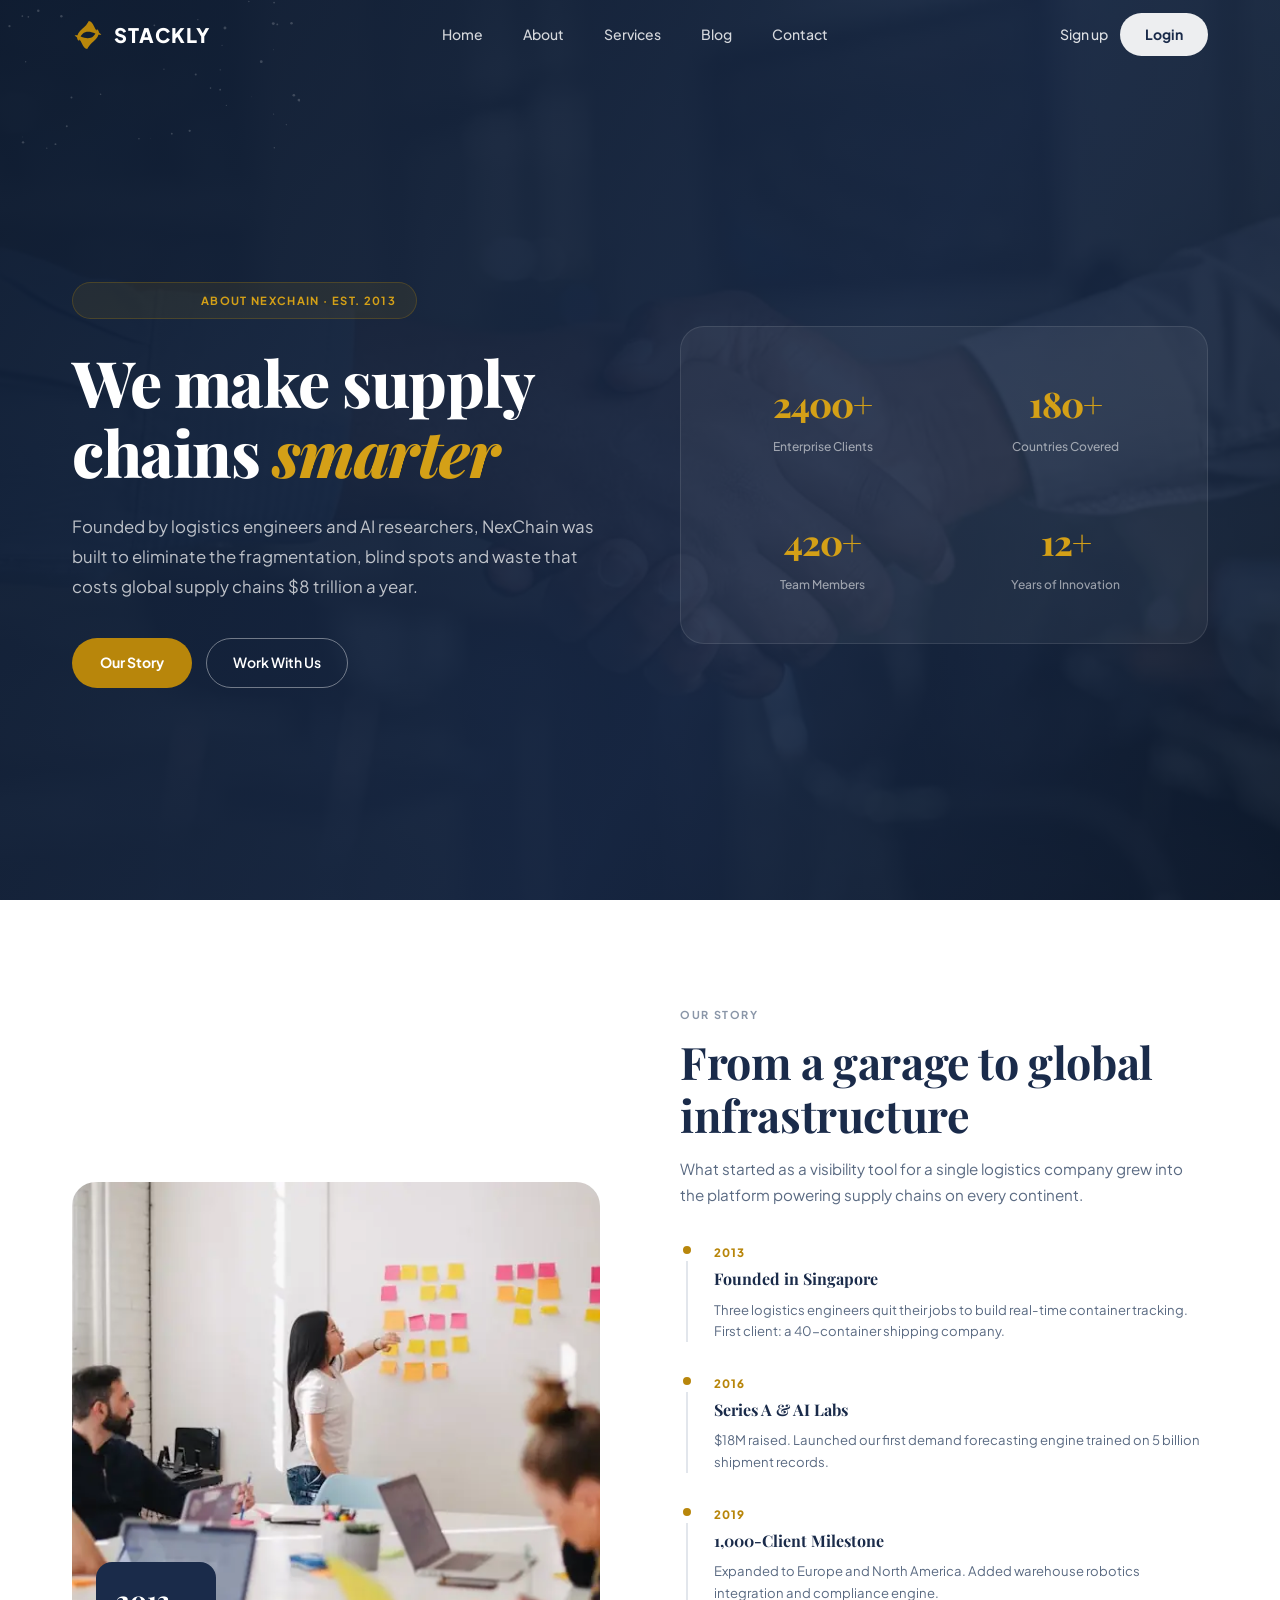
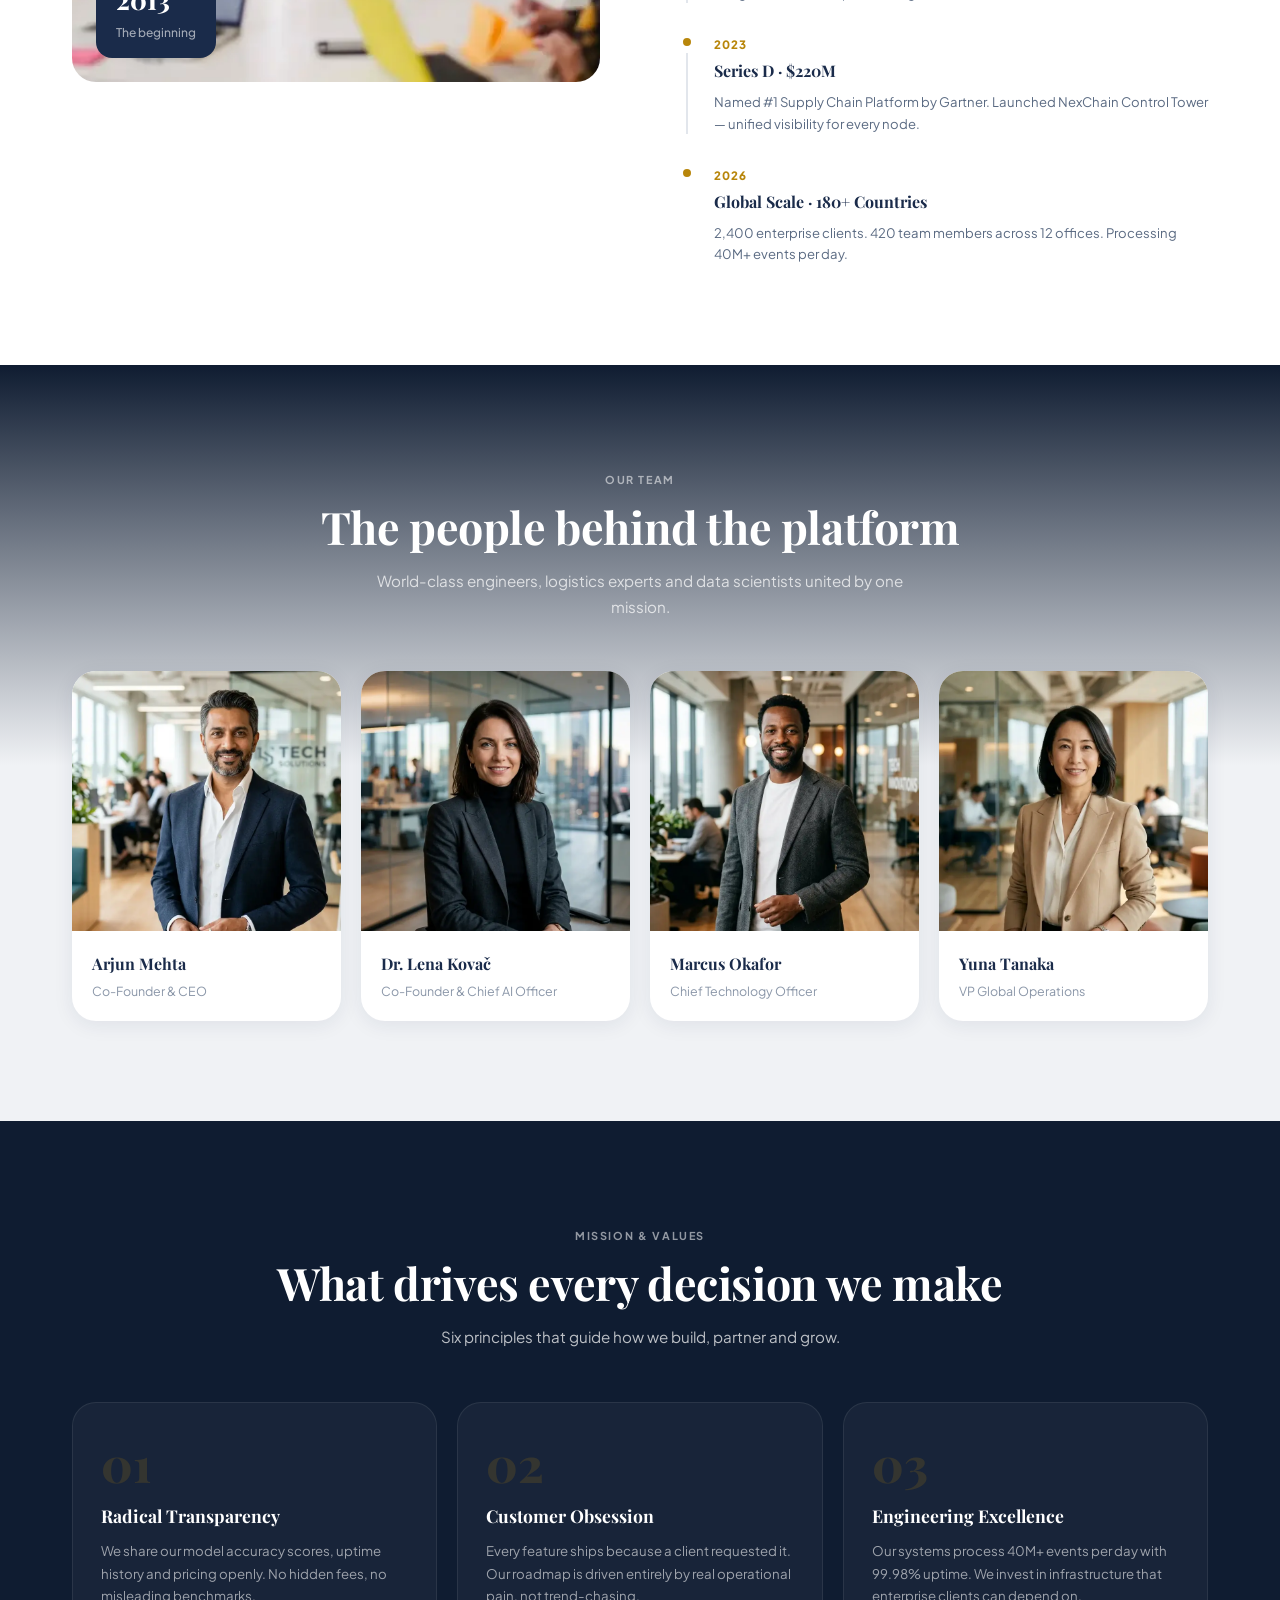
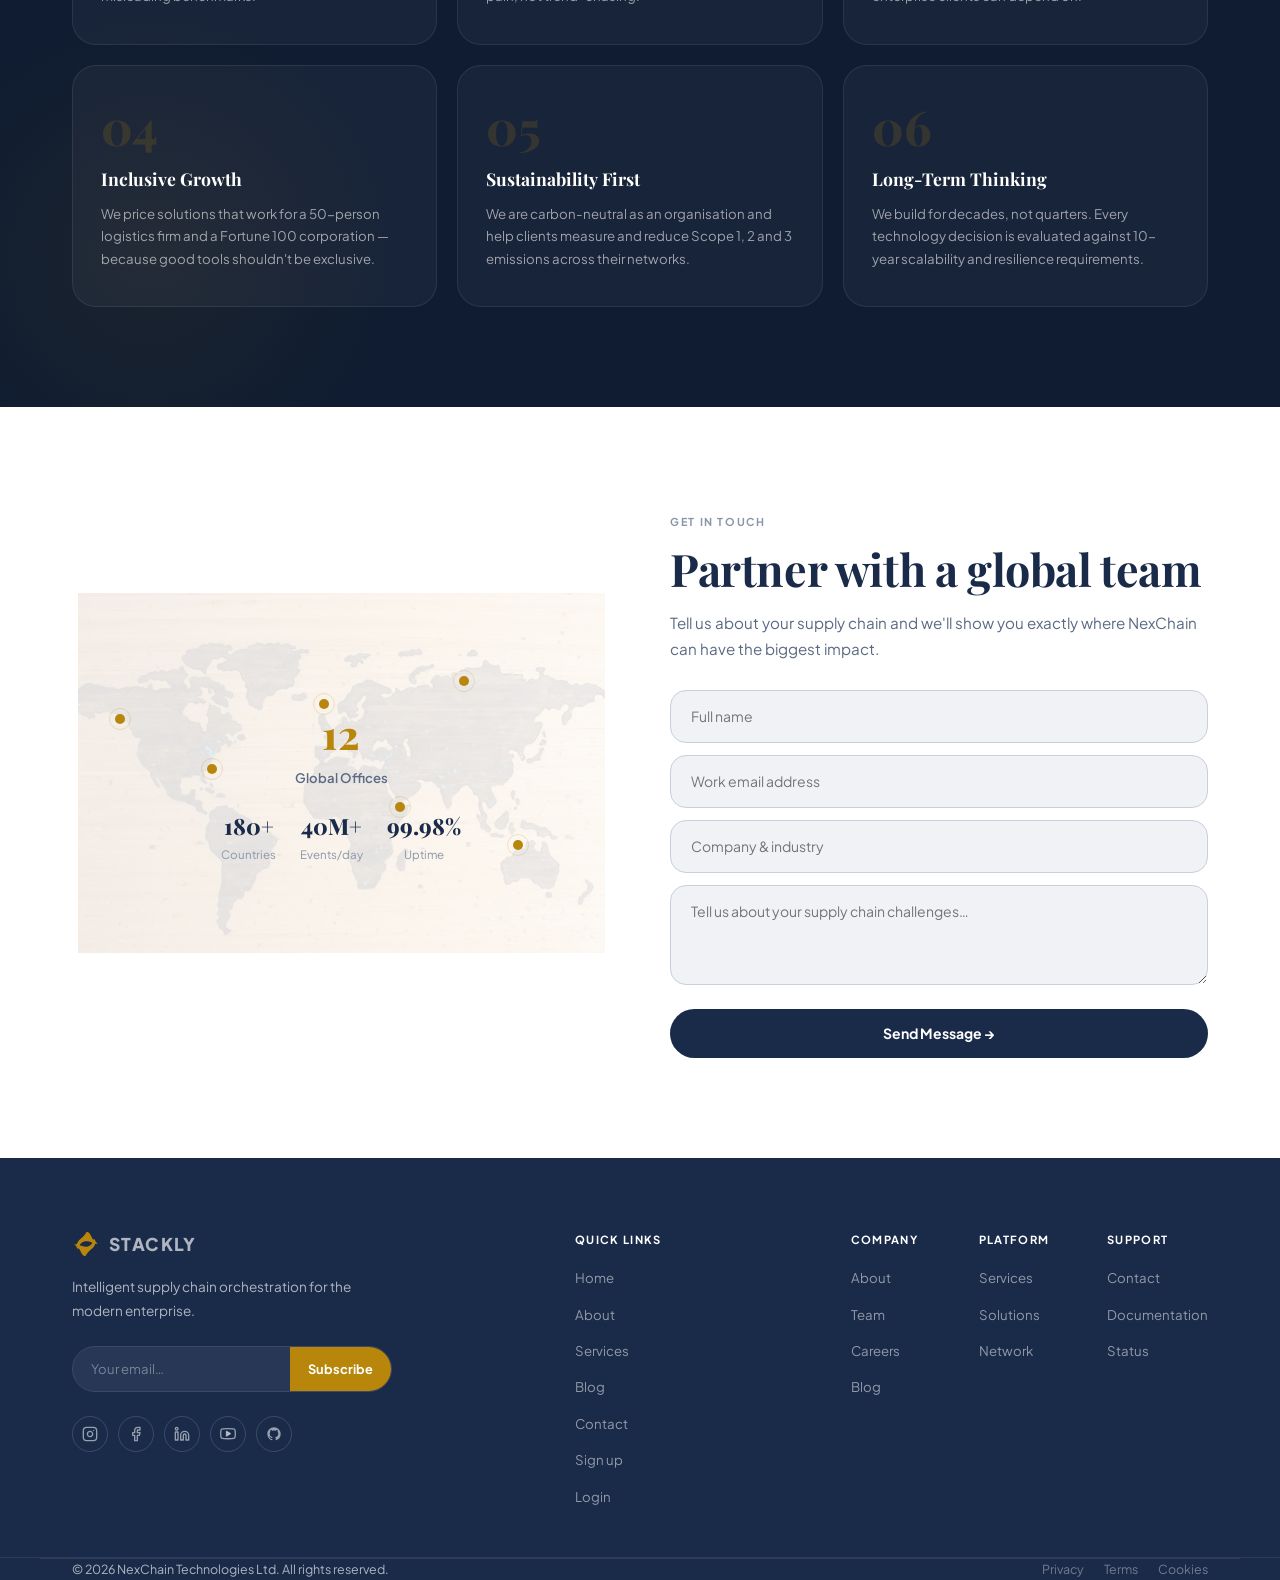
<file: about.html>
<!DOCTYPE html>
<html lang="en">
<head>
  <meta charset="UTF-8"/>
  <meta name="viewport" content="width=device-width, initial-scale=1.0"/>
  <title>About Us — NexChain Supply Chain Platform</title>
  <meta name="description" content="Learn about NexChain's story, mission, global team and values driving the next generation of intelligent supply chain technology."/>
  <link rel="stylesheet" href="css/style.css"/>
  <link rel="stylesheet" href="css/about.css"/>
  <link href="https://fonts.googleapis.com/icon?family=Material+Icons" rel="stylesheet"/>
</head>
<body>

<!-- ═══ NAVBAR ═══ -->
<header class="navbar" id="navbar">
  <div class="nav-container">
    <a href="index.html" class="nav-logo">
      <svg width="32" height="32" viewBox="0 0 100 100" fill="none" class="logo-icon" xmlns="http://www.w3.org/2000/svg">
        <path d="M52.5 6C48.2 14.5 40.8 23.8 32.2 30.5C21.4 38.9 15.2 49.6 16.1 60.2C16.9 64.1 19.3 67.2 22.4 68.1C23.5 62.3 25.6 53.4 33.5 46.2C42.4 38.1 56.1 38.1 72.8 45.1C82.6 49.2 88.8 50.1 91.8 48.2C85.1 43.1 73.2 35.2 69.1 23.2C65.2 13.5 60.1 7.2 52.5 6Z" fill="currentColor"/>
        <path d="M47.5 94C51.8 85.5 59.2 76.2 67.8 69.5C78.6 61.1 84.8 50.4 83.9 39.8C83.1 35.9 80.7 32.8 77.6 31.9C76.5 37.7 74.4 46.6 66.5 53.8C57.6 61.9 43.9 61.9 27.2 54.9C17.4 50.8 11.2 49.9 8.2 51.8C14.9 56.9 26.8 64.8 30.9 76.8C34.8 86.5 39.9 92.8 47.5 94Z" fill="currentColor"/>
      </svg>
      <span class="nav-logo-text">STACKLY</span>
    </a>
    <nav class="nav-links">
      <a href="index.html"    class="nav-link">Home</a>
      <a href="about.html"   class="nav-link active">About</a>
      <a href="services.html"class="nav-link">Services</a>
      <a href="blog.html"    class="nav-link">Blog</a>
      <a href="contact.html" class="nav-link">Contact</a>
    </nav>
    <div class="nav-actions">
      <a href="register.html" class="nav-register">Sign up</a>
      <a href="login.html" class="nav-login-btn">Login</a>
    </div>
    <button class="hamburger" id="hamburger"><span></span><span></span><span></span></button>
  </div>
</header>
<div class="mobile-menu" id="mobileMenu">
  <button class="mobile-close" id="mobileClose">✕</button>
  <ul>
    <li><a href="index.html">Home</a></li>
    <li><a href="about.html">About</a></li>
    <li><a href="services.html">Services</a></li>
    <li><a href="blog.html">Blog</a></li>
    <li><a href="contact.html">Contact</a></li>
    <li><a href="register.html" class="mobile-signup-btn">Sign up →</a></li>
    <li><a href="login.html" class="mobile-login-btn">Login</a></li>
  </ul>
</div>

<!-- ═══════════════════════════════════════
     SECTION 1 — ABOUT HERO
═══════════════════════════════════════ -->
<section class="about-hero" id="home">
  <div class="about-hero-bg" id="aboutHeroBg"></div>
  <div class="about-hero-overlay"></div>
  <canvas class="particle-canvas" id="aboutCanvas"></canvas>
  <div class="about-hero-content">
    <!-- Left text -->
    <div class="about-hero-left">
      <div class="about-hero-eyebrow">
        <span class="material-icons mi" style="font-size:0.9rem;color:var(--gold-light)">diamond</span>
        About NexChain · Est. 2013
      </div>
      <h1 class="about-hero-title">
        We make supply<br/>chains <em>smarter</em>
      </h1>
      <p class="about-hero-sub">
        Founded by logistics engineers and AI researchers, NexChain was built to eliminate the fragmentation, blind spots and waste that costs global supply chains $8 trillion a year.
      </p>
      <div class="about-hero-btns">
        <a href="#mission" class="btn-gold">Our Story</a>
        <a href="contact.html" class="btn-outline-white">Work With Us</a>
      </div>
    </div>
    <!-- Right stats card -->
    <div class="about-hero-right">
      <div class="about-stat-card">
        <div class="about-mini-stat">
          <span class="val" data-count="2400" id="acnt1">2400</span>
          <div class="lbl">Enterprise Clients</div>
        </div>
        <div class="about-mini-stat">
          <span class="val" data-count="180" id="acnt2">180</span>
          <div class="lbl">Countries Covered</div>
        </div>
        <div class="about-mini-stat">
          <span class="val" data-count="420" id="acnt3">420</span>
          <div class="lbl">Team Members</div>
        </div>
        <div class="about-mini-stat">
          <span class="val" data-count="13" id="acnt4">13</span>
          <div class="lbl">Years of Innovation</div>
        </div>
      </div>
    </div>
  </div>
</section>

<!-- ═══════════════════════════════════════
     SECTION 2 — OUR STORY / TIMELINE
═══════════════════════════════════════ -->
<section class="story" id="story">
  <div class="container">
    <div class="story-layout">
      <!-- Image -->
      <div class="story-left reveal reveal-left">
        <div class="story-img">
          <img src="images/about_story.webp?v=2" alt="NexChain founding team"/>
          <div class="story-img-badge">
            2013
            <span>The beginning</span>
          </div>
        </div>
      </div>
      <!-- Timeline -->
      <div class="story-right reveal reveal-right">
        <span class="section-eye">OUR STORY</span>
        <h2 class="section-title dark">From a garage to global infrastructure</h2>
        <p class="section-sub" style="margin-bottom:32px">
          What started as a visibility tool for a single logistics company grew into the platform powering supply chains on every continent.
        </p>
        <div class="timeline">
          <div class="tl-item active">
            <div class="tl-left">
              <div class="tl-dot"></div>
              <div class="tl-line"></div>
            </div>
            <div class="tl-content">
              <div class="tl-year">2013</div>
              <div class="tl-title">Founded in Singapore</div>
              <p class="tl-desc">Three logistics engineers quit their jobs to build real-time container tracking. First client: a 40-container shipping company.</p>
            </div>
          </div>
          <div class="tl-item">
            <div class="tl-left">
              <div class="tl-dot"></div>
              <div class="tl-line"></div>
            </div>
            <div class="tl-content">
              <div class="tl-year">2016</div>
              <div class="tl-title">Series A &amp; AI Labs</div>
              <p class="tl-desc">$18M raised. Launched our first demand forecasting engine trained on 5 billion shipment records.</p>
            </div>
          </div>
          <div class="tl-item">
            <div class="tl-left">
              <div class="tl-dot"></div>
              <div class="tl-line"></div>
            </div>
            <div class="tl-content">
              <div class="tl-year">2019</div>
              <div class="tl-title">1,000-Client Milestone</div>
              <p class="tl-desc">Expanded to Europe and North America. Added warehouse robotics integration and compliance engine.</p>
            </div>
          </div>
          <div class="tl-item">
            <div class="tl-left">
              <div class="tl-dot"></div>
              <div class="tl-line"></div>
            </div>
            <div class="tl-content">
              <div class="tl-year">2023</div>
              <div class="tl-title">Series D · $220M</div>
              <p class="tl-desc">Named #1 Supply Chain Platform by Gartner. Launched NexChain Control Tower — unified visibility for every node.</p>
            </div>
          </div>
          <div class="tl-item">
            <div class="tl-left">
              <div class="tl-dot"></div>
              <div class="tl-line"></div>
            </div>
            <div class="tl-content">
              <div class="tl-year">2026</div>
              <div class="tl-title">Global Scale · 180+ Countries</div>
              <p class="tl-desc">2,400 enterprise clients. 420 team members across 12 offices. Processing 40M+ events per day.</p>
            </div>
          </div>
        </div>
      </div>
    </div>
  </div>
</section>

<!-- ═══════════════════════════════════════
     SECTION 3 — TEAM
═══════════════════════════════════════ -->
<section class="team" id="team">
  <div class="container">
    <div class="section-header reveal center" style="position:relative;z-index:1">
      <span class="section-eye light">OUR TEAM</span>
      <h2 class="section-title white">The people behind the platform</h2>
      <p class="section-sub light" style="margin:0 auto">World-class engineers, logistics experts and data scientists united by one mission.</p>
    </div>
    <div class="team-grid">
      <!-- Card 1 -->
      <div class="team-card reveal stagger-1">
        <div class="team-img team-img-1">

        </div>
        <div class="team-info">
          <div class="team-name">Arjun Mehta</div>
          <div class="team-role">Co-Founder &amp; CEO</div>
        </div>
      </div>
      <!-- Card 2 -->
      <div class="team-card reveal stagger-2">
        <div class="team-img team-img-2">
        </div>
        <div class="team-info">
          <div class="team-name">Dr. Lena Kovač</div>
          <div class="team-role">Co-Founder &amp; Chief AI Officer</div>
        </div>
      </div>
      <!-- Card 3 -->
      <div class="team-card reveal stagger-3">
        <div class="team-img team-img-3">
        </div>
        <div class="team-info">
          <div class="team-name">Marcus Okafor</div>
          <div class="team-role">Chief Technology Officer</div>
        </div>
      </div>
      <!-- Card 4 -->
      <div class="team-card reveal stagger-4">
        <div class="team-img team-img-4">
        </div>
        <div class="team-info">
          <div class="team-name">Yuna Tanaka</div>
          <div class="team-role">VP Global Operations</div>
        </div>
      </div>
    </div>
  </div>
</section>

<!-- ═══════════════════════════════════════
     SECTION 4 — MISSION & VALUES
═══════════════════════════════════════ -->
<section class="values" id="values">
  <div class="container">
    <div class="section-header reveal center">
      <span class="section-eye light">MISSION &amp; VALUES</span>
      <h2 class="section-title white">What drives every decision we make</h2>
      <p class="section-sub light" style="margin:0 auto">Six principles that guide how we build, partner and grow.</p>
    </div>
    <div class="values-grid">
      <div class="val-card reveal stagger-1">
        <div class="val-num">01</div>
        <h4>Radical Transparency</h4>
        <p>We share our model accuracy scores, uptime history and pricing openly. No hidden fees, no misleading benchmarks.</p>
      </div>
      <div class="val-card reveal stagger-2">
        <div class="val-num">02</div>
        <h4>Customer Obsession</h4>
        <p>Every feature ships because a client requested it. Our roadmap is driven entirely by real operational pain, not trend-chasing.</p>
      </div>
      <div class="val-card reveal stagger-3">
        <div class="val-num">03</div>
        <h4>Engineering Excellence</h4>
        <p>Our systems process 40M+ events per day with 99.98% uptime. We invest in infrastructure that enterprise clients can depend on.</p>
      </div>
      <div class="val-card reveal stagger-1">
        <div class="val-num">04</div>
        <h4>Inclusive Growth</h4>
        <p>We price solutions that work for a 50-person logistics firm and a Fortune 100 corporation — because good tools shouldn't be exclusive.</p>
      </div>
      <div class="val-card reveal stagger-2">
        <div class="val-num">05</div>
        <h4>Sustainability First</h4>
        <p>We are carbon-neutral as an organisation and help clients measure and reduce Scope 1, 2 and 3 emissions across their networks.</p>
      </div>
      <div class="val-card reveal stagger-3">
        <div class="val-num">06</div>
        <h4>Long-Term Thinking</h4>
        <p>We build for decades, not quarters. Every technology decision is evaluated against 10-year scalability and resilience requirements.</p>
      </div>
    </div>
  </div>
</section>

<!-- ═══════════════════════════════════════
     SECTION 5 — GLOBAL REACH CTA
═══════════════════════════════════════ -->
<section class="global-cta" id="contact">
  <div class="container">
    <div class="global-layout">
      <!-- Left: animated map -->
      <div class="reveal reveal-left" style="position:relative;height:380px;">
        <div class="global-map"></div>
        <!-- Animated pin dots -->
        <div class="map-dot" style="top:32%;left:8%"></div>
        <div class="map-dot" style="top:28%;left:46%;animation-delay:0.6s"></div>
        <div class="map-dot" style="top:22%;left:72%;animation-delay:1.2s"></div>
        <div class="map-dot" style="top:45%;left:25%;animation-delay:1.8s"></div>
        <div class="map-dot" style="top:55%;left:60%;animation-delay:2.4s"></div>
        <div class="map-dot" style="top:65%;left:82%;animation-delay:0.9s"></div>
        <!-- Office labels overlay -->
        <div style="position:absolute;inset:0;display:flex;align-items:center;justify-content:center;flex-direction:column;gap:12px;">
          <div style="text-align:center;">
            <div style="font-family:'Playfair Display',serif;font-size:2.5rem;font-weight:800;color:var(--gold)">12</div>
            <div style="font-size:0.82rem;color:var(--text-sec);font-weight:600">Global Offices</div>
          </div>
          <div style="display:flex;gap:24px;margin-top:8px;">
            <div style="text-align:center;"><div style="font-family:'Playfair Display',serif;font-size:1.4rem;font-weight:800;color:var(--navy)">180+</div><div style="font-size:0.72rem;color:var(--text-muted)">Countries</div></div>
            <div style="text-align:center;"><div style="font-family:'Playfair Display',serif;font-size:1.4rem;font-weight:800;color:var(--navy)">40M+</div><div style="font-size:0.72rem;color:var(--text-muted)">Events/day</div></div>
            <div style="text-align:center;"><div style="font-family:'Playfair Display',serif;font-size:1.4rem;font-weight:800;color:var(--navy)">99.98%</div><div style="font-size:0.72rem;color:var(--text-muted)">Uptime</div></div>
          </div>
        </div>
      </div>
      <!-- Right: form -->
      <div class="reveal reveal-right">
        <span class="section-eye">GET IN TOUCH</span>
        <h2 class="section-title dark">Partner with a global team</h2>
        <p class="section-sub" style="margin-bottom:28px">Tell us about your supply chain and we'll show you exactly where NexChain can have the biggest impact.</p>
        <div class="global-form">
          <input type="text"  placeholder="Full name"/>
          <input type="email" placeholder="Work email address"/>
          <input type="text"  placeholder="Company &amp; industry"/>
          <textarea placeholder="Tell us about your supply chain challenges…"></textarea>
          <a href="contact.html" class="btn-navy" style="width:100%;justify-content:center">Send Message →</a>
        </div>
      </div>
    </div>
  </div>
</section>

<!-- ═══ FOOTER ═══ -->
<footer class="footer">
  <div class="footer-top">
    <div class="footer-brand">
      <a href="index.html" class="footer-logo" style="text-decoration: none; color: inherit;">
        <svg width="28" height="28" viewBox="0 0 100 100" fill="none" class="logo-icon" xmlns="http://www.w3.org/2000/svg">
          <path d="M52.5 6C48.2 14.5 40.8 23.8 32.2 30.5C21.4 38.9 15.2 49.6 16.1 60.2C16.9 64.1 19.3 67.2 22.4 68.1C23.5 62.3 25.6 53.4 33.5 46.2C42.4 38.1 56.1 38.1 72.8 45.1C82.6 49.2 88.8 50.1 91.8 48.2C85.1 43.1 73.2 35.2 69.1 23.2C65.2 13.5 60.1 7.2 52.5 6Z" fill="currentColor"/>
          <path d="M47.5 94C51.8 85.5 59.2 76.2 67.8 69.5C78.6 61.1 84.8 50.4 83.9 39.8C83.1 35.9 80.7 32.8 77.6 31.9C76.5 37.7 74.4 46.6 66.5 53.8C57.6 61.9 43.9 61.9 27.2 54.9C17.4 50.8 11.2 49.9 8.2 51.8C14.9 56.9 26.8 64.8 30.9 76.8C34.8 86.5 39.9 92.8 47.5 94Z" fill="currentColor"/>
        </svg>
        STACKLY
      </a>
      <p>Intelligent supply chain orchestration for the modern enterprise.</p>
      <div class="footer-nl">
        <input type="email" placeholder="Your email…" id="newsletterEmail"/>
        <button id="newsletterBtn">Subscribe</button>
      </div>
                  <div class="footer-social">
        <a class="fsoc" href="https://www.instagram.com/" target="_blank" rel="noopener noreferrer" aria-label="Instagram">
          <svg width="16" height="16" viewBox="0 0 24 24" fill="none" stroke="currentColor" stroke-width="2" stroke-linecap="round" stroke-linejoin="round"><rect x="2" y="2" width="20" height="20" rx="5" ry="5"></rect><path d="M16 11.37A4 4 0 1 1 12.63 8 4 4 0 0 1 16 11.37z"></path><line x1="17.5" y1="6.5" x2="17.51" y2="6.5"></line></svg>
        </a>
        <a class="fsoc" href="https://www.facebook.com/" target="_blank" rel="noopener noreferrer" aria-label="Facebook">
          <svg width="16" height="16" viewBox="0 0 24 24" fill="none" stroke="currentColor" stroke-width="2" stroke-linecap="round" stroke-linejoin="round"><path d="M18 2h-3a5 5 0 0 0-5 5v3H7v4h3v8h4v-8h3l1-4h-4V7a1 1 0 0 1 1-1h3z"></path></svg>
        </a>
        <a class="fsoc" href="https://www.linkedin.com/" target="_blank" rel="noopener noreferrer" aria-label="LinkedIn">
          <svg width="16" height="16" viewBox="0 0 24 24" fill="none" stroke="currentColor" stroke-width="2" stroke-linecap="round" stroke-linejoin="round"><path d="M16 8a6 6 0 0 1 6 6v7h-4v-7a2 2 0 0 0-2-2 2 2 0 0 0-2 2v7h-4v-7a6 6 0 0 1 6-6z"></path><rect x="2" y="9" width="4" height="12"></rect><circle cx="4" cy="4" r="2"></circle></svg>
        </a>
        <a class="fsoc" href="https://www.youtube.com/" target="_blank" rel="noopener noreferrer" aria-label="YouTube">
          <svg width="16" height="16" viewBox="0 0 24 24" fill="none" stroke="currentColor" stroke-width="2" stroke-linecap="round" stroke-linejoin="round"><path d="M22.54 6.42a2.78 2.78 0 0 0-1.95-1.96C18.88 4 12 4 12 4s-6.88 0-8.59.46a2.78 2.78 0 0 0-1.95 1.96A29 29 0 0 0 1 11.54a29 29 0 0 0 .46 5.12 2.78 2.78 0 0 0 1.95 1.96C5.12 19.08 12 19.08 12 19.08s6.88 0 8.59-.46a2.78 2.78 0 0 0 1.95-1.96 29 29 0 0 0 .46-5.12 29 29 0 0 0-.46-5.12z"></path><polygon points="9.75 15.02 15.5 11.54 9.75 8.06 9.75 15.02" fill="currentColor"></polygon></svg>
        </a>
        <a class="fsoc" href="https://github.com/lingalamanasa/supply-chain-management-theme" target="_blank" rel="noopener noreferrer" aria-label="GitHub">
          <svg width="16" height="16" viewBox="0 0 24 24" fill="currentColor"><path d="M12 2C6.477 2 2 6.484 2 12.017c0 4.425 2.865 8.18 6.839 9.504.5.092.682-.217.682-.483 0-.237-.008-.868-.013-1.703-2.782.605-3.369-1.343-3.369-1.343-.454-1.158-1.11-1.466-1.11-1.466-.908-.62.069-.608.069-.608 1.003.07 1.531 1.032 1.531 1.032.892 1.53 2.341 1.088 2.91.832.092-.647.35-1.088.636-1.338-2.22-.253-4.555-1.113-4.555-4.951 0-1.093.39-1.988 1.029-2.688-.103-.253-.446-1.272.098-2.65 0 0 .84-.27 2.75 1.026A9.564 9.564 0 0112 6.844c.85.004 1.705.115 2.504.337 1.909-1.296 2.747-1.027 2.747-1.027.546 1.379.202 2.398.1 2.651.64.7 1.028 1.595 1.028 2.688 0 3.848-2.339 4.695-4.566 4.943.359.309.678.92.678 1.855 0 1.338-.012 2.419-.012 2.747 0 .268.18.58.688.482A10.019 10.019 0 0022 12.017C22 6.484 17.522 2 12 2z"/></svg>
        </a>
      </div>
    </div>
    <!-- Quick Links column -->
    <div class="fl-col">
      <h5>Quick Links</h5>
      <ul>
        <li><a href="index.html">Home</a></li>
        <li><a href="about.html">About</a></li>
        <li><a href="services.html">Services</a></li>
        <li><a href="blog.html">Blog</a></li>
        <li><a href="contact.html">Contact</a></li>
        <li><a href="register.html">Sign up</a></li>
        <li><a href="login.html">Login</a></li>
      </ul>
    </div>
    <div class="footer-links">
      <div class="fl-col">
        <h5>Company</h5>
        <ul>
          <li><a href="about.html">About</a></li>
          <li><a href="about.html#team">Team</a></li>
          <li><a href="contact.html">Careers</a></li>
          <li><a href="blog.html">Blog</a></li>
        </ul>
      </div>
      <div class="fl-col">
        <h5>Platform</h5>
        <ul>
          <li><a href="services.html">Services</a></li>
          <li><a href="index.html#solutions">Solutions</a></li>
          <li><a href="index.html#network">Network</a></li>
        </ul>
      </div>
      <div class="fl-col">
        <h5>Support</h5>
        <ul>
          <li><a href="contact.html">Contact</a></li>
          <li><a href="#">Documentation</a></li>
          <li><a href="#">Status</a></li>
        </ul>
      </div>
    </div>
  </div>
  <div style="border-top:1px solid rgba(255,255,255,0.08)">
    <div class="footer-bottom container">
      <p>© 2026 NexChain Technologies Ltd. All rights reserved.</p>
      <div class="footer-legal">
        <a href="#">Privacy</a><a href="#">Terms</a><a href="#">Cookies</a>
      </div>
    </div>
  </div>
</footer>

<script src="js/shared.js"></script>
<script>
/* About page particles */
(function(){
  const canvas = document.getElementById('aboutCanvas');
  if (!canvas) return;
  const ctx = canvas.getContext('2d');
  let W, H, pts = [];
  function resize(){ W = canvas.width = canvas.offsetWidth; H = canvas.height = canvas.offsetHeight; }
  window.addEventListener('resize', resize); resize();
  for(let i=0;i<40;i++) pts.push({ x:Math.random()*W, y:Math.random()*H, vx:(Math.random()-.5)*.25, vy:(Math.random()-.5)*.25, r:Math.random()*1.2+.3 });
  function draw(){
    ctx.clearRect(0,0,W,H);
    pts.forEach(p=>{
      p.x+=p.vx; p.y+=p.vy;
      if(p.x<0)p.x=W; if(p.x>W)p.x=0;
      if(p.y<0)p.y=H; if(p.y>H)p.y=0;
      ctx.beginPath(); ctx.arc(p.x,p.y,p.r,0,Math.PI*2);
      ctx.fillStyle='rgba(255,255,255,0.18)'; ctx.fill();
    });
    requestAnimationFrame(draw);
  }
  draw();
  // parallax on bg
  const bg = document.getElementById('aboutHeroBg');
  if(bg){ setTimeout(()=>bg.classList.add('loaded'),100); }
})();

/* Timeline scroll activation */
(function(){
  const items = document.querySelectorAll('.tl-item');
  const obs = new IntersectionObserver(entries=>{
    entries.forEach(e=>{ if(e.isIntersecting) e.target.classList.add('active'); });
  },{ threshold:.4 });
  items.forEach(i=>obs.observe(i));
})();

/* About counters */
[{id:'acnt1',target:2400},{id:'acnt2',target:180},{id:'acnt3',target:420},{id:'acnt4',target:13}].forEach(({id,target})=>{
  const el = document.getElementById(id);
  if(!el) return;
  const obs = new IntersectionObserver(entries=>{
    if(entries[0].isIntersecting){
      let cur=0; const step=target/(1800/16);
      const t = setInterval(()=>{ cur+=step; if(cur>=target){cur=target;clearInterval(t);} el.textContent=Math.floor(cur)+'+'; },16);
      obs.disconnect();
    }
  },{threshold:.5});
  obs.observe(el);
});
</script>
</body>
</html>
</file>
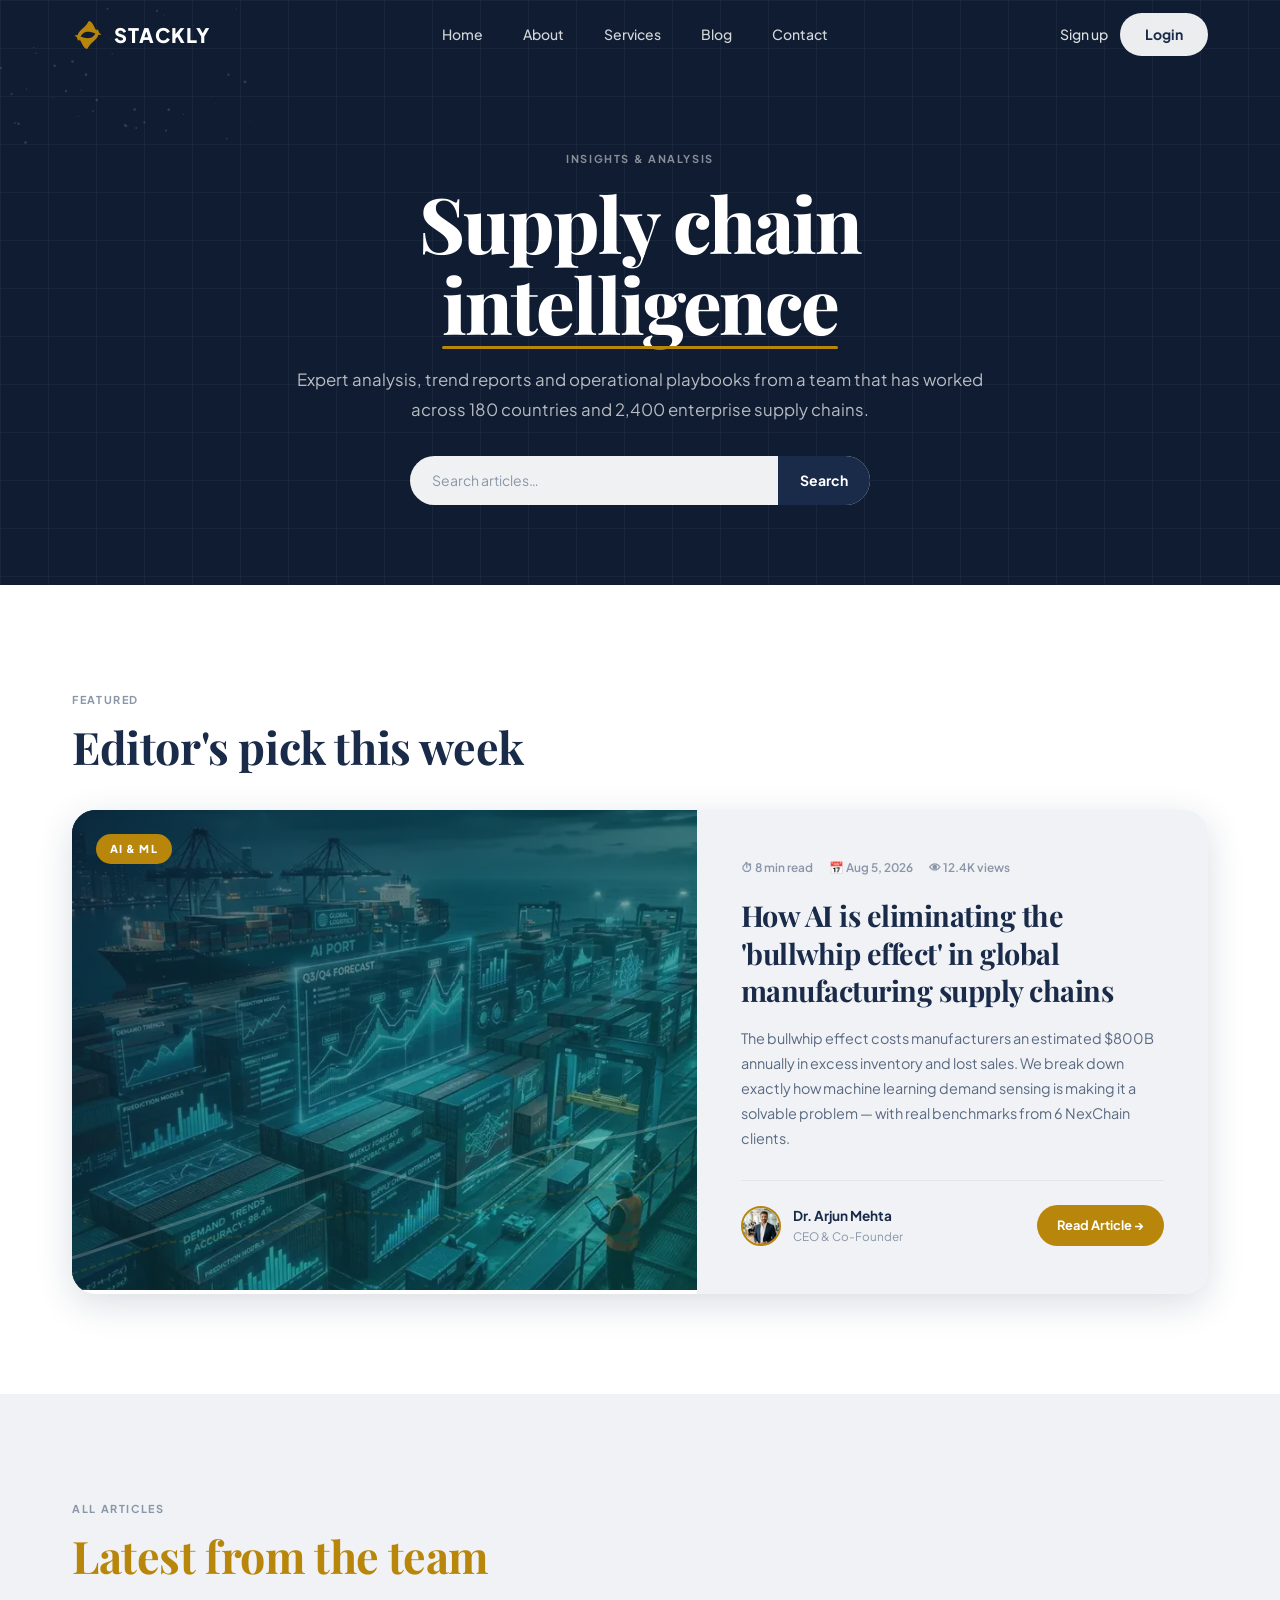
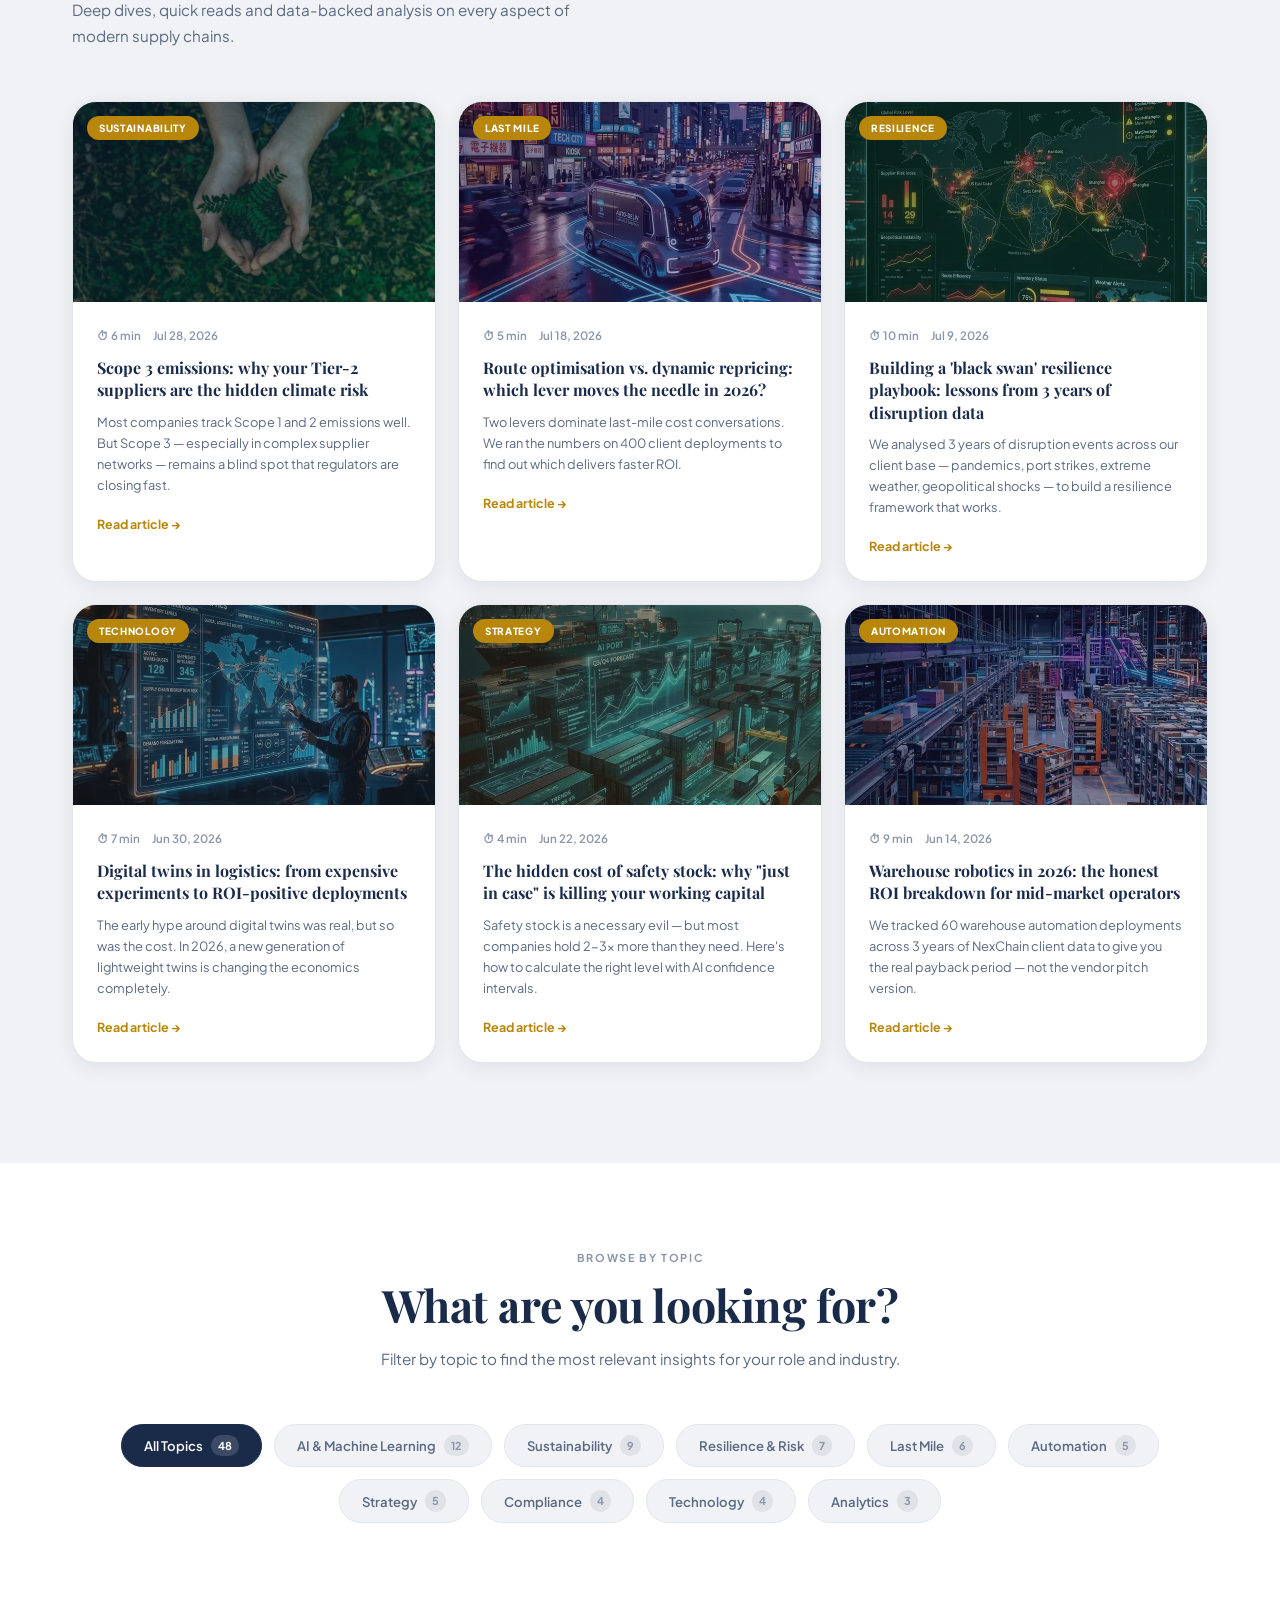
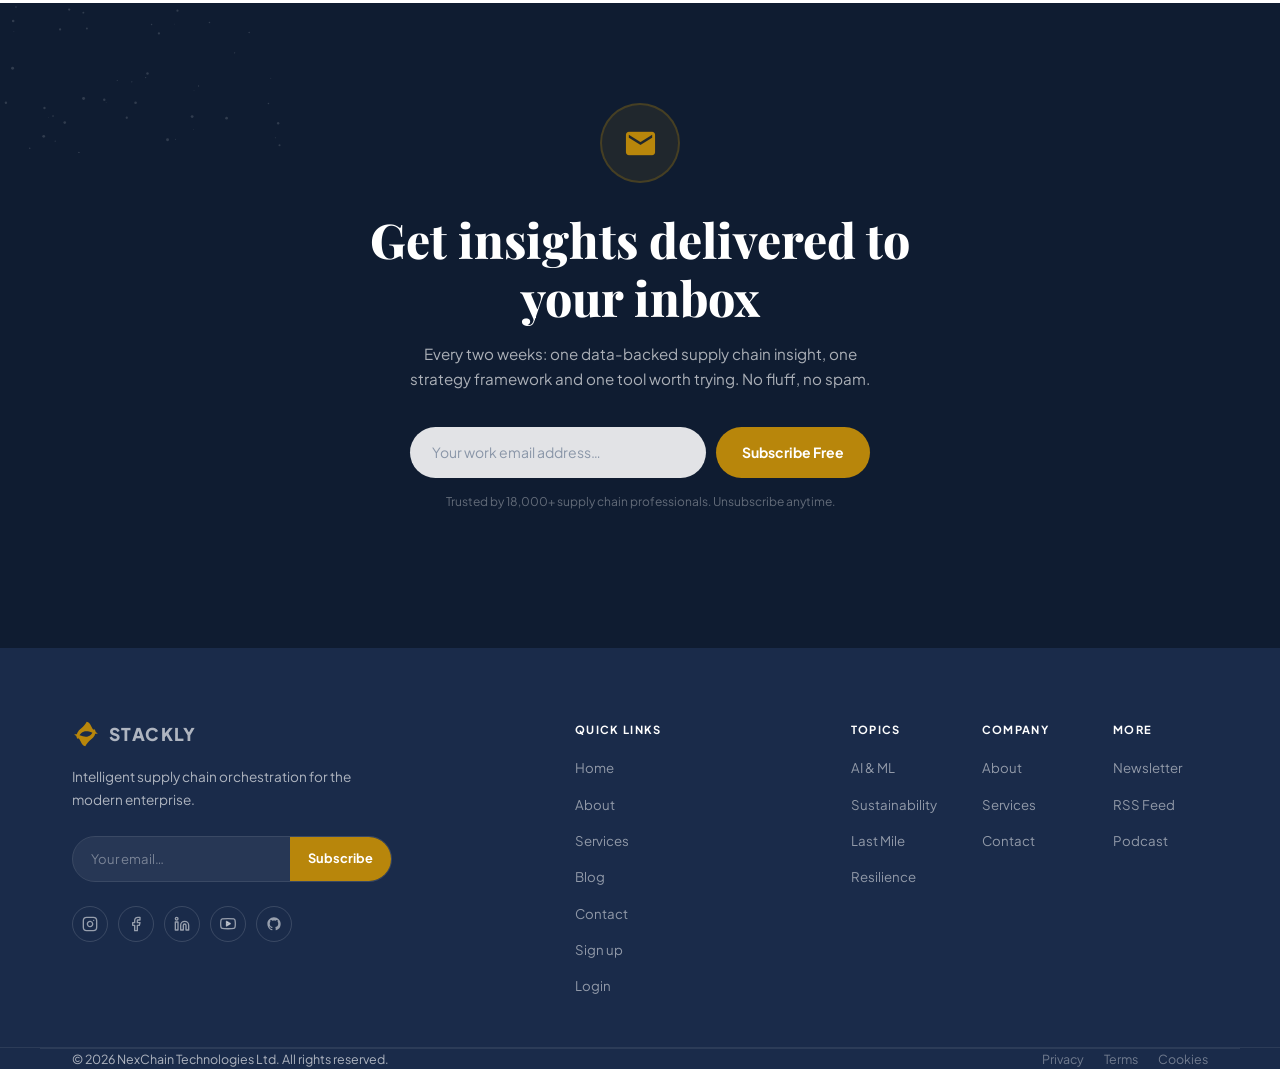
<file: blog.html>
<!DOCTYPE html>
<html lang="en">
<head>
  <meta charset="UTF-8"/>
  <meta name="viewport" content="width=device-width, initial-scale=1.0"/>
  <title>Blog — NexChain Supply Chain Insights</title>
  <meta name="description" content="Supply chain insights, AI analysis, sustainability trends and logistics strategy from the NexChain expert team."/>
  <link rel="stylesheet" href="css/style.css"/>
  <link rel="stylesheet" href="css/blog.css"/>
  <link href="https://fonts.googleapis.com/icon?family=Material+Icons" rel="stylesheet"/>
</head>
<body>

<!-- ═══ NAVBAR ═══ -->
<header class="navbar" id="navbar">
  <div class="nav-container">
    <a href="index.html" class="nav-logo">
      <svg width="32" height="32" viewBox="0 0 100 100" fill="none" class="logo-icon" xmlns="http://www.w3.org/2000/svg">
        <path d="M52.5 6C48.2 14.5 40.8 23.8 32.2 30.5C21.4 38.9 15.2 49.6 16.1 60.2C16.9 64.1 19.3 67.2 22.4 68.1C23.5 62.3 25.6 53.4 33.5 46.2C42.4 38.1 56.1 38.1 72.8 45.1C82.6 49.2 88.8 50.1 91.8 48.2C85.1 43.1 73.2 35.2 69.1 23.2C65.2 13.5 60.1 7.2 52.5 6Z" fill="currentColor"/>
        <path d="M47.5 94C51.8 85.5 59.2 76.2 67.8 69.5C78.6 61.1 84.8 50.4 83.9 39.8C83.1 35.9 80.7 32.8 77.6 31.9C76.5 37.7 74.4 46.6 66.5 53.8C57.6 61.9 43.9 61.9 27.2 54.9C17.4 50.8 11.2 49.9 8.2 51.8C14.9 56.9 26.8 64.8 30.9 76.8C34.8 86.5 39.9 92.8 47.5 94Z" fill="currentColor"/>
      </svg>
      <span class="nav-logo-text">STACKLY</span>
    </a>
    <nav class="nav-links">
      <a href="index.html"    class="nav-link">Home</a>
      <a href="about.html"   class="nav-link">About</a>
      <a href="services.html"class="nav-link">Services</a>
      <a href="blog.html"    class="nav-link active">Blog</a>
      <a href="contact.html" class="nav-link">Contact</a>
    </nav>
    <div class="nav-actions">
      <a href="register.html" class="nav-register">Sign up</a>
      <a href="login.html" class="nav-login-btn">Login</a>
    </div>
    <button class="hamburger" id="hamburger"><span></span><span></span><span></span></button>
  </div>
</header>
<div class="mobile-menu" id="mobileMenu">
  <button class="mobile-close" id="mobileClose">✕</button>
  <ul>
    <li><a href="index.html">Home</a></li>
    <li><a href="about.html">About</a></li>
    <li><a href="services.html">Services</a></li>
    <li><a href="blog.html">Blog</a></li>
    <li><a href="contact.html">Contact</a></li>
    <li><a href="register.html" class="mobile-signup-btn">Sign up →</a></li>
    <li><a href="login.html" class="mobile-login-btn">Login</a></li>
  </ul>
</div>

<!-- ═══════════════════════════════════════
     SECTION 1 — BLOG HERO
═══════════════════════════════════════ -->
<section class="blog-hero" id="home">
  <div class="blog-hero-pattern"></div>
  <canvas class="particle-canvas" id="blogCanvas"></canvas>
  <div class="blog-hero-content">
    <span class="section-eye" style="color:rgba(255,255,255,0.5);display:block;margin-bottom:14px">INSIGHTS &amp; ANALYSIS</span>
    <h1>
      Supply chain<br/>
      <span class="underline-gold">intelligence</span>
    </h1>
    <p>Expert analysis, trend reports and operational playbooks from a team that has worked across 180 countries and 2,400 enterprise supply chains.</p>
    <div class="blog-search-bar">
      <input type="text" id="blogSearch" placeholder="Search articles…"/>
      <button>Search</button>
    </div>
  </div>
</section>

<!-- ═══════════════════════════════════════
     SECTION 2 — FEATURED POST
═══════════════════════════════════════ -->
<section class="featured-post" id="featured">
  <div class="container">
    <div class="section-header reveal" style="margin-bottom:36px">
      <span class="section-eye">FEATURED</span>
      <h2 class="section-title dark">Editor's pick this week</h2>
    </div>
    <div class="feat-post-card reveal">
      <div class="feat-post-img">
        <div style="position:absolute;inset:0;background:linear-gradient(135deg,rgba(13,33,55,0.7),rgba(10,122,106,0.4)), url('images/srv_forecasting.webp?v=2') center/cover no-repeat;"></div>
        <span class="feat-post-tag">AI &amp; ML</span>
        <!-- Decorative SVG chart overlay -->
        <svg style="position:absolute;bottom:0;left:0;right:0;opacity:0.2" viewBox="0 0 400 120" fill="none" xmlns="http://www.w3.org/2000/svg">
          <polyline points="0,100 60,80 120,60 180,40 240,55 300,30 360,20 400,10" stroke="white" stroke-width="2" fill="none"/>
          <polyline points="0,110 60,90 120,85 180,70 240,75 300,60 360,50 400,35" stroke="rgba(184,134,11,0.8)" stroke-width="1.5" fill="none" stroke-dasharray="4,2"/>
        </svg>
      </div>
      <div class="feat-post-body">
        <div class="feat-post-meta">
          <span>⏱ 8 min read</span>
          <span>📅 Aug 5, 2026</span>
          <span>👁 12.4K views</span>
        </div>
        <h2 class="feat-post-title">How AI is eliminating the 'bullwhip effect' in global manufacturing supply chains</h2>
        <p class="feat-post-excerpt">The bullwhip effect costs manufacturers an estimated $800B annually in excess inventory and lost sales. We break down exactly how machine learning demand sensing is making it a solvable problem — with real benchmarks from 6 NexChain clients.</p>
        <div class="feat-post-author">
          <img src="images/team_arjun.webp?v=2" alt="Dr. Arjun Mehta" style="width:40px;height:40px;border-radius:50%;object-fit:cover;border:2px solid var(--gold);"/>
          <div>
            <div class="feat-author-name">Dr. Arjun Mehta</div>
            <div class="feat-author-date">CEO &amp; Co-Founder</div>
          </div>
          <a href="404.html" class="btn-gold" style="margin-left:auto;padding:10px 20px;font-size:0.8rem">Read Article →</a>
        </div>
      </div>
    </div>
  </div>
</section>

<!-- ═══════════════════════════════════════
     SECTION 3 — BLOG GRID
═══════════════════════════════════════ -->
<section class="blog-grid-section" id="articles">
  <div class="container">
    <div class="section-header reveal">
      <span class="section-eye">ALL ARTICLES</span>
      <h2 class="section-title">Latest from the team</h2>
      <p class="section-sub">Deep dives, quick reads and data-backed analysis on every aspect of modern supply chains.</p>
    </div>
    <div class="blog-grid">
      <!-- Post 1 -->
      <div class="blog-card reveal stagger-1">
        <div class="blog-card-img">
          <div class="bgi-1"></div>
          <span class="blog-card-cat">Sustainability</span>
        </div>
        <div class="blog-card-body">
          <div class="blog-card-meta"><span>⏱ 6 min</span><span>Jul 28, 2026</span></div>
          <h3>Scope 3 emissions: why your Tier-2 suppliers are the hidden climate risk</h3>
          <p>Most companies track Scope 1 and 2 emissions well. But Scope 3 — especially in complex supplier networks — remains a blind spot that regulators are closing fast.</p>
          <div class="blog-read-more">Read article →</div>
        </div>
      </div>
      <!-- Post 2 -->
      <div class="blog-card reveal stagger-2">
        <div class="blog-card-img">
          <div class="bgi-2"></div>
          <span class="blog-card-cat">Last Mile</span>
        </div>
        <div class="blog-card-body">
          <div class="blog-card-meta"><span>⏱ 5 min</span><span>Jul 18, 2026</span></div>
          <h3>Route optimisation vs. dynamic repricing: which lever moves the needle in 2026?</h3>
          <p>Two levers dominate last-mile cost conversations. We ran the numbers on 400 client deployments to find out which delivers faster ROI.</p>
          <div class="blog-read-more">Read article →</div>
        </div>
      </div>
      <!-- Post 3 -->
      <div class="blog-card reveal stagger-3">
        <div class="blog-card-img">
          <div class="bgi-3"></div>
          <span class="blog-card-cat">Resilience</span>
        </div>
        <div class="blog-card-body">
          <div class="blog-card-meta"><span>⏱ 10 min</span><span>Jul 9, 2026</span></div>
          <h3>Building a 'black swan' resilience playbook: lessons from 3 years of disruption data</h3>
          <p>We analysed 3 years of disruption events across our client base — pandemics, port strikes, extreme weather, geopolitical shocks — to build a resilience framework that works.</p>
          <div class="blog-read-more">Read article →</div>
        </div>
      </div>
      <!-- Post 4 -->
      <div class="blog-card reveal stagger-1">
        <div class="blog-card-img">
          <div class="bgi-4"></div>
          <span class="blog-card-cat">Technology</span>
        </div>
        <div class="blog-card-body">
          <div class="blog-card-meta"><span>⏱ 7 min</span><span>Jun 30, 2026</span></div>
          <h3>Digital twins in logistics: from expensive experiments to ROI-positive deployments</h3>
          <p>The early hype around digital twins was real, but so was the cost. In 2026, a new generation of lightweight twins is changing the economics completely.</p>
          <div class="blog-read-more">Read article →</div>
        </div>
      </div>
      <!-- Post 5 -->
      <div class="blog-card reveal stagger-2">
        <div class="blog-card-img">
          <div class="bgi-5"></div>
          <span class="blog-card-cat">Strategy</span>
        </div>
        <div class="blog-card-body">
          <div class="blog-card-meta"><span>⏱ 4 min</span><span>Jun 22, 2026</span></div>
          <h3>The hidden cost of safety stock: why "just in case" is killing your working capital</h3>
          <p>Safety stock is a necessary evil — but most companies hold 2-3x more than they need. Here's how to calculate the right level with AI confidence intervals.</p>
          <div class="blog-read-more">Read article →</div>
        </div>
      </div>
      <!-- Post 6 -->
      <div class="blog-card reveal stagger-3">
        <div class="blog-card-img">
          <div class="bgi-6"></div>
          <span class="blog-card-cat">Automation</span>
        </div>
        <div class="blog-card-body">
          <div class="blog-card-meta"><span>⏱ 9 min</span><span>Jun 14, 2026</span></div>
          <h3>Warehouse robotics in 2026: the honest ROI breakdown for mid-market operators</h3>
          <p>We tracked 60 warehouse automation deployments across 3 years of NexChain client data to give you the real payback period — not the vendor pitch version.</p>
          <div class="blog-read-more">Read article →</div>
        </div>
      </div>
    </div>
  </div>
</section>

<!-- ═══════════════════════════════════════
     SECTION 4 — CATEGORIES
═══════════════════════════════════════ -->
<section class="categories" id="categories">
  <div class="container">
    <div class="section-header center reveal">
      <span class="section-eye">BROWSE BY TOPIC</span>
      <h2 class="section-title dark">What are you looking for?</h2>
      <p class="section-sub" style="margin:0 auto">Filter by topic to find the most relevant insights for your role and industry.</p>
    </div>
    <div class="cat-cloud">
      <button class="cat-pill active" data-cat="all">All Topics <span class="cat-count">48</span></button>
      <button class="cat-pill" data-cat="ai">AI &amp; Machine Learning <span class="cat-count">12</span></button>
      <button class="cat-pill" data-cat="sustainability">Sustainability <span class="cat-count">9</span></button>
      <button class="cat-pill" data-cat="resilience">Resilience &amp; Risk <span class="cat-count">7</span></button>
      <button class="cat-pill" data-cat="lastmile">Last Mile <span class="cat-count">6</span></button>
      <button class="cat-pill" data-cat="automation">Automation <span class="cat-count">5</span></button>
      <button class="cat-pill" data-cat="strategy">Strategy <span class="cat-count">5</span></button>
      <button class="cat-pill" data-cat="compliance">Compliance <span class="cat-count">4</span></button>
      <button class="cat-pill" data-cat="technology">Technology <span class="cat-count">4</span></button>
      <button class="cat-pill" data-cat="analytics">Analytics <span class="cat-count">3</span></button>
    </div>
  </div>
</section>

<!-- ═══════════════════════════════════════
     SECTION 5 — NEWSLETTER CTA
═══════════════════════════════════════ -->
<section class="blog-newsletter" id="newsletter">
  <canvas class="particle-canvas" id="nlCanvas"></canvas>
  <div class="container" style="position:relative;z-index:2">
    <div class="reveal" style="max-width:560px;margin:0 auto">
      <div class="newsletter-icon">
        <span class="material-icons mi">mail</span>
      </div>
      <h2>Get insights delivered to your inbox</h2>
      <p>Every two weeks: one data-backed supply chain insight, one strategy framework and one tool worth trying. No fluff, no spam.</p>
      <div class="blog-nl-form">
        <input type="email" id="blogNlEmail" placeholder="Your work email address…"/>
        <button id="blogNlBtn">Subscribe Free</button>
      </div>
      <p style="font-size:0.75rem;color:rgba(255,255,255,0.35);margin-top:14px">Trusted by 18,000+ supply chain professionals. Unsubscribe anytime.</p>
    </div>
  </div>
</section>

<!-- ═══ FOOTER ═══ -->
<footer class="footer">
  <div class="footer-top">
    <div class="footer-brand">
      <a href="index.html" class="footer-logo" style="text-decoration: none; color: inherit;">
        <svg width="28" height="28" viewBox="0 0 100 100" fill="none" class="logo-icon" xmlns="http://www.w3.org/2000/svg">
          <path d="M52.5 6C48.2 14.5 40.8 23.8 32.2 30.5C21.4 38.9 15.2 49.6 16.1 60.2C16.9 64.1 19.3 67.2 22.4 68.1C23.5 62.3 25.6 53.4 33.5 46.2C42.4 38.1 56.1 38.1 72.8 45.1C82.6 49.2 88.8 50.1 91.8 48.2C85.1 43.1 73.2 35.2 69.1 23.2C65.2 13.5 60.1 7.2 52.5 6Z" fill="currentColor"/>
          <path d="M47.5 94C51.8 85.5 59.2 76.2 67.8 69.5C78.6 61.1 84.8 50.4 83.9 39.8C83.1 35.9 80.7 32.8 77.6 31.9C76.5 37.7 74.4 46.6 66.5 53.8C57.6 61.9 43.9 61.9 27.2 54.9C17.4 50.8 11.2 49.9 8.2 51.8C14.9 56.9 26.8 64.8 30.9 76.8C34.8 86.5 39.9 92.8 47.5 94Z" fill="currentColor"/>
        </svg>
        STACKLY
      </a>
      <p>Intelligent supply chain orchestration for the modern enterprise.</p>
      <div class="footer-nl">
        <input type="email" placeholder="Your email…" id="newsletterEmail"/>
        <button id="newsletterBtn">Subscribe</button>
      </div>
                  <div class="footer-social">
        <a class="fsoc" href="https://www.instagram.com/" target="_blank" rel="noopener noreferrer" aria-label="Instagram">
          <svg width="16" height="16" viewBox="0 0 24 24" fill="none" stroke="currentColor" stroke-width="2" stroke-linecap="round" stroke-linejoin="round"><rect x="2" y="2" width="20" height="20" rx="5" ry="5"></rect><path d="M16 11.37A4 4 0 1 1 12.63 8 4 4 0 0 1 16 11.37z"></path><line x1="17.5" y1="6.5" x2="17.51" y2="6.5"></line></svg>
        </a>
        <a class="fsoc" href="https://www.facebook.com/" target="_blank" rel="noopener noreferrer" aria-label="Facebook">
          <svg width="16" height="16" viewBox="0 0 24 24" fill="none" stroke="currentColor" stroke-width="2" stroke-linecap="round" stroke-linejoin="round"><path d="M18 2h-3a5 5 0 0 0-5 5v3H7v4h3v8h4v-8h3l1-4h-4V7a1 1 0 0 1 1-1h3z"></path></svg>
        </a>
        <a class="fsoc" href="https://www.linkedin.com/" target="_blank" rel="noopener noreferrer" aria-label="LinkedIn">
          <svg width="16" height="16" viewBox="0 0 24 24" fill="none" stroke="currentColor" stroke-width="2" stroke-linecap="round" stroke-linejoin="round"><path d="M16 8a6 6 0 0 1 6 6v7h-4v-7a2 2 0 0 0-2-2 2 2 0 0 0-2 2v7h-4v-7a6 6 0 0 1 6-6z"></path><rect x="2" y="9" width="4" height="12"></rect><circle cx="4" cy="4" r="2"></circle></svg>
        </a>
        <a class="fsoc" href="https://www.youtube.com/" target="_blank" rel="noopener noreferrer" aria-label="YouTube">
          <svg width="16" height="16" viewBox="0 0 24 24" fill="none" stroke="currentColor" stroke-width="2" stroke-linecap="round" stroke-linejoin="round"><path d="M22.54 6.42a2.78 2.78 0 0 0-1.95-1.96C18.88 4 12 4 12 4s-6.88 0-8.59.46a2.78 2.78 0 0 0-1.95 1.96A29 29 0 0 0 1 11.54a29 29 0 0 0 .46 5.12 2.78 2.78 0 0 0 1.95 1.96C5.12 19.08 12 19.08 12 19.08s6.88 0 8.59-.46a2.78 2.78 0 0 0 1.95-1.96 29 29 0 0 0 .46-5.12 29 29 0 0 0-.46-5.12z"></path><polygon points="9.75 15.02 15.5 11.54 9.75 8.06 9.75 15.02" fill="currentColor"></polygon></svg>
        </a>
        <a class="fsoc" href="https://github.com/lingalamanasa/supply-chain-management-theme" target="_blank" rel="noopener noreferrer" aria-label="GitHub">
          <svg width="16" height="16" viewBox="0 0 24 24" fill="currentColor"><path d="M12 2C6.477 2 2 6.484 2 12.017c0 4.425 2.865 8.18 6.839 9.504.5.092.682-.217.682-.483 0-.237-.008-.868-.013-1.703-2.782.605-3.369-1.343-3.369-1.343-.454-1.158-1.11-1.466-1.11-1.466-.908-.62.069-.608.069-.608 1.003.07 1.531 1.032 1.531 1.032.892 1.53 2.341 1.088 2.91.832.092-.647.35-1.088.636-1.338-2.22-.253-4.555-1.113-4.555-4.951 0-1.093.39-1.988 1.029-2.688-.103-.253-.446-1.272.098-2.65 0 0 .84-.27 2.75 1.026A9.564 9.564 0 0112 6.844c.85.004 1.705.115 2.504.337 1.909-1.296 2.747-1.027 2.747-1.027.546 1.379.202 2.398.1 2.651.64.7 1.028 1.595 1.028 2.688 0 3.848-2.339 4.695-4.566 4.943.359.309.678.92.678 1.855 0 1.338-.012 2.419-.012 2.747 0 .268.18.58.688.482A10.019 10.019 0 0022 12.017C22 6.484 17.522 2 12 2z"/></svg>
        </a>
      </div>
    </div>
    <!-- Quick Links column -->
    <div class="fl-col">
      <h5>Quick Links</h5>
      <ul>
        <li><a href="index.html">Home</a></li>
        <li><a href="about.html">About</a></li>
        <li><a href="services.html">Services</a></li>
        <li><a href="blog.html">Blog</a></li>
        <li><a href="contact.html">Contact</a></li>
        <li><a href="register.html">Sign up</a></li>
        <li><a href="login.html">Login</a></li>
      </ul>
    </div>
    <div class="footer-links">
      <div class="fl-col">
        <h5>Topics</h5>
        <ul>
          <li><a href="blog.html">AI &amp; ML</a></li>
          <li><a href="blog.html">Sustainability</a></li>
          <li><a href="blog.html">Last Mile</a></li>
          <li><a href="blog.html">Resilience</a></li>
        </ul>
      </div>
      <div class="fl-col">
        <h5>Company</h5>
        <ul>
          <li><a href="about.html">About</a></li>
          <li><a href="services.html">Services</a></li>
          <li><a href="contact.html">Contact</a></li>
        </ul>
      </div>
      <div class="fl-col">
        <h5>More</h5>
        <ul>
          <li><a href="#">Newsletter</a></li>
          <li><a href="#">RSS Feed</a></li>
          <li><a href="#">Podcast</a></li>
        </ul>
      </div>
    </div>
  </div>
  <div style="border-top:1px solid rgba(255,255,255,0.08)">
    <div class="footer-bottom container">
      <p>© 2026 NexChain Technologies Ltd. All rights reserved.</p>
      <div class="footer-legal">
        <a href="#">Privacy</a><a href="#">Terms</a><a href="#">Cookies</a>
      </div>
    </div>
  </div>
</footer>

<script src="js/shared.js"></script>
<script>
/* Blog hero particles */
(function(){
  ['blogCanvas','nlCanvas'].forEach(id=>{
    const canvas = document.getElementById(id);
    if(!canvas) return;
    const ctx = canvas.getContext('2d');
    let W, H, pts=[];
    function resize(){ W=canvas.width=canvas.offsetWidth; H=canvas.height=canvas.offsetHeight; }
    window.addEventListener('resize',resize); resize();
    for(let i=0;i<45;i++) pts.push({x:Math.random()*W,y:Math.random()*H,vx:(Math.random()-.5)*.22,vy:(Math.random()-.5)*.22,r:Math.random()*1.2+.3});
    function draw(){
      ctx.clearRect(0,0,W,H);
      pts.forEach(p=>{
        p.x+=p.vx; p.y+=p.vy;
        if(p.x<0)p.x=W; if(p.x>W)p.x=0;
        if(p.y<0)p.y=H; if(p.y>H)p.y=0;
        ctx.beginPath(); ctx.arc(p.x,p.y,p.r,0,Math.PI*2);
        ctx.fillStyle='rgba(255,255,255,0.14)'; ctx.fill();
      });
      requestAnimationFrame(draw);
    }
    draw();
  });
})();

/* Category pill filter */
document.querySelectorAll('.cat-pill').forEach(pill=>{
  pill.addEventListener('click',()=>{
    document.querySelectorAll('.cat-pill').forEach(p=>p.classList.remove('active'));
    pill.classList.add('active');
    // Visual feedback — in production this would filter posts
    const cards = document.querySelectorAll('.blog-card');
    cards.forEach(c=>{
      c.style.transition='opacity 0.3s ease, transform 0.3s ease';
      c.style.opacity='0'; c.style.transform='scale(0.97)';
      setTimeout(()=>{ c.style.opacity='1'; c.style.transform=''; }, 300);
    });
  });
});

/* Blog newsletter */
document.getElementById('blogNlBtn')?.addEventListener('click',()=>{
  const inp = document.getElementById('blogNlEmail');
  const btn = document.getElementById('blogNlBtn');
  if(inp?.value.includes('@')){
    btn.textContent='✓ Subscribed!';
    btn.style.background='#10b981';
    setTimeout(()=>{ btn.textContent='Subscribe Free'; btn.style.background=''; inp.value=''; }, 3500);
  } else {
    inp.style.boxShadow='0 0 0 3px rgba(220,38,38,0.3)';
    setTimeout(()=>inp.style.boxShadow='',2000);
  }
});

/* Search */
document.querySelector('.blog-search-bar button')?.addEventListener('click',()=>{
  document.getElementById('articles')?.scrollIntoView({behavior:'smooth'});
});
</script>
</body>
</html>
</file>
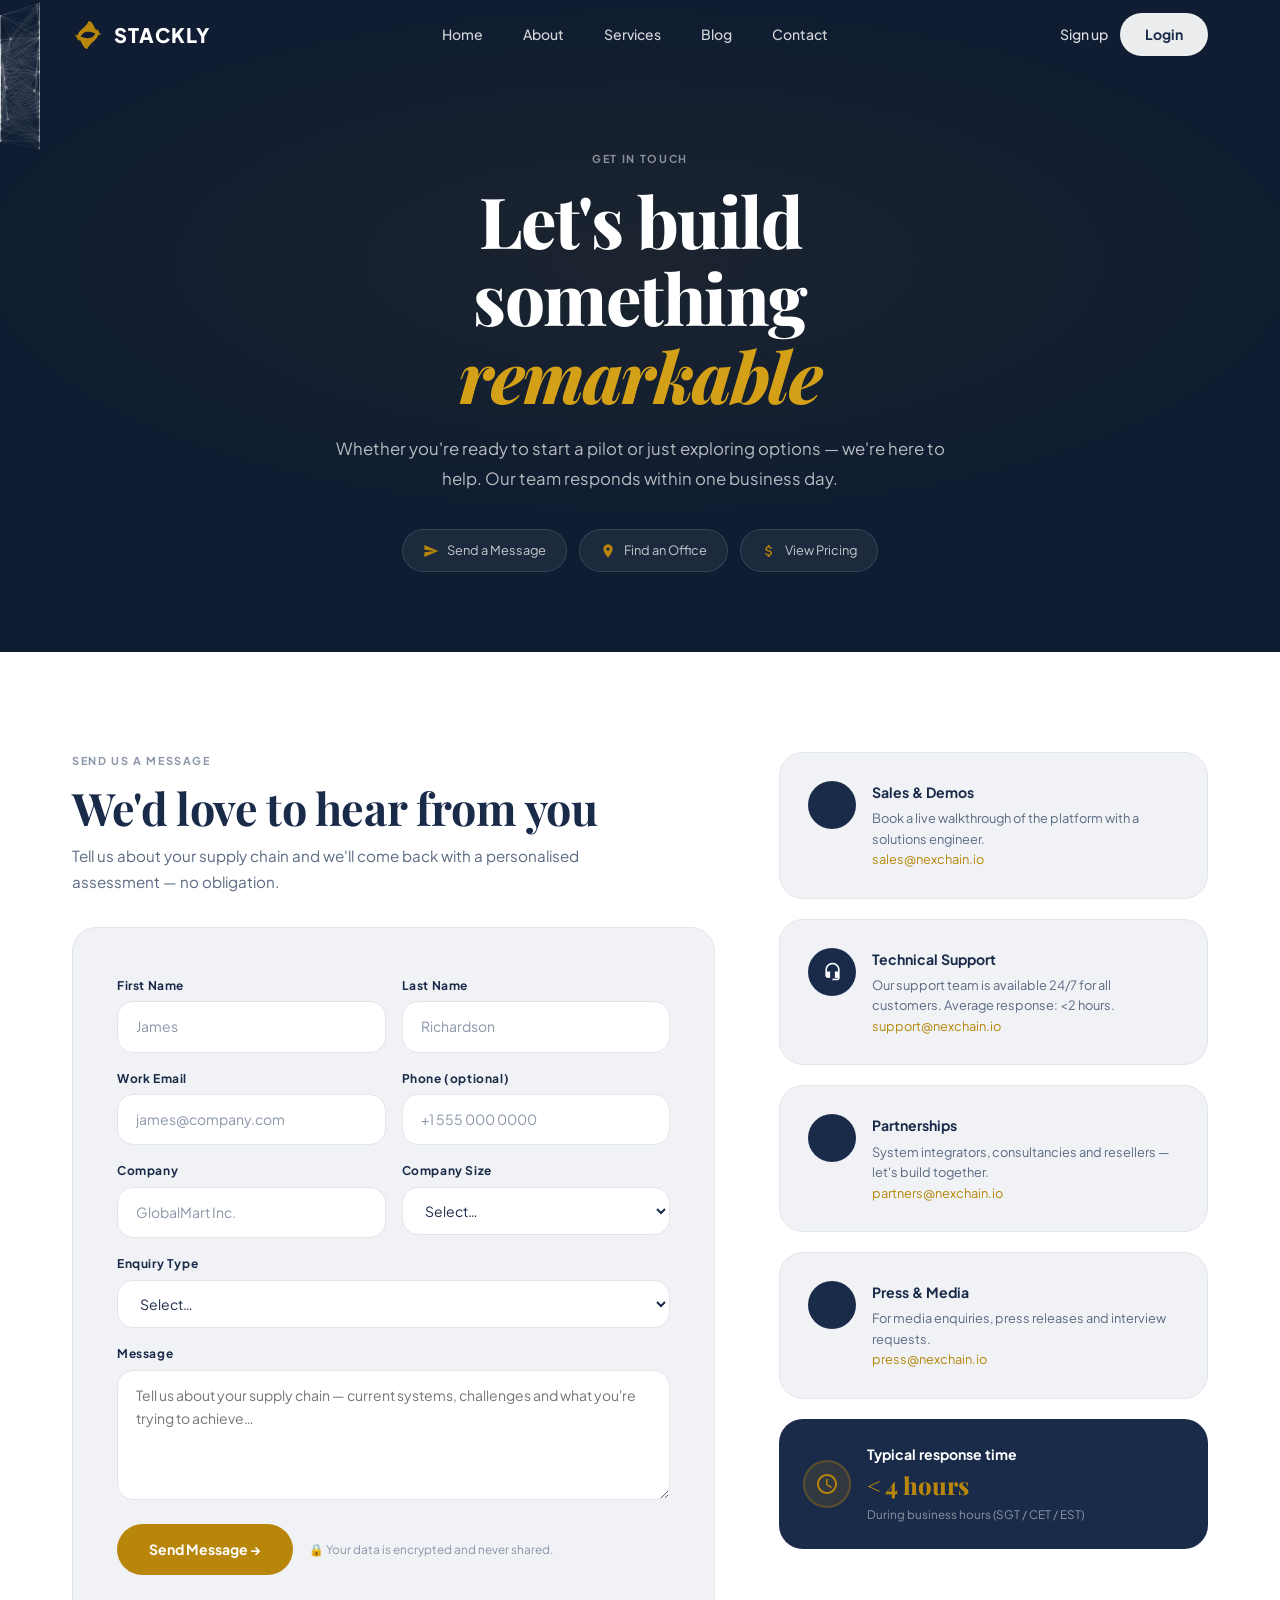
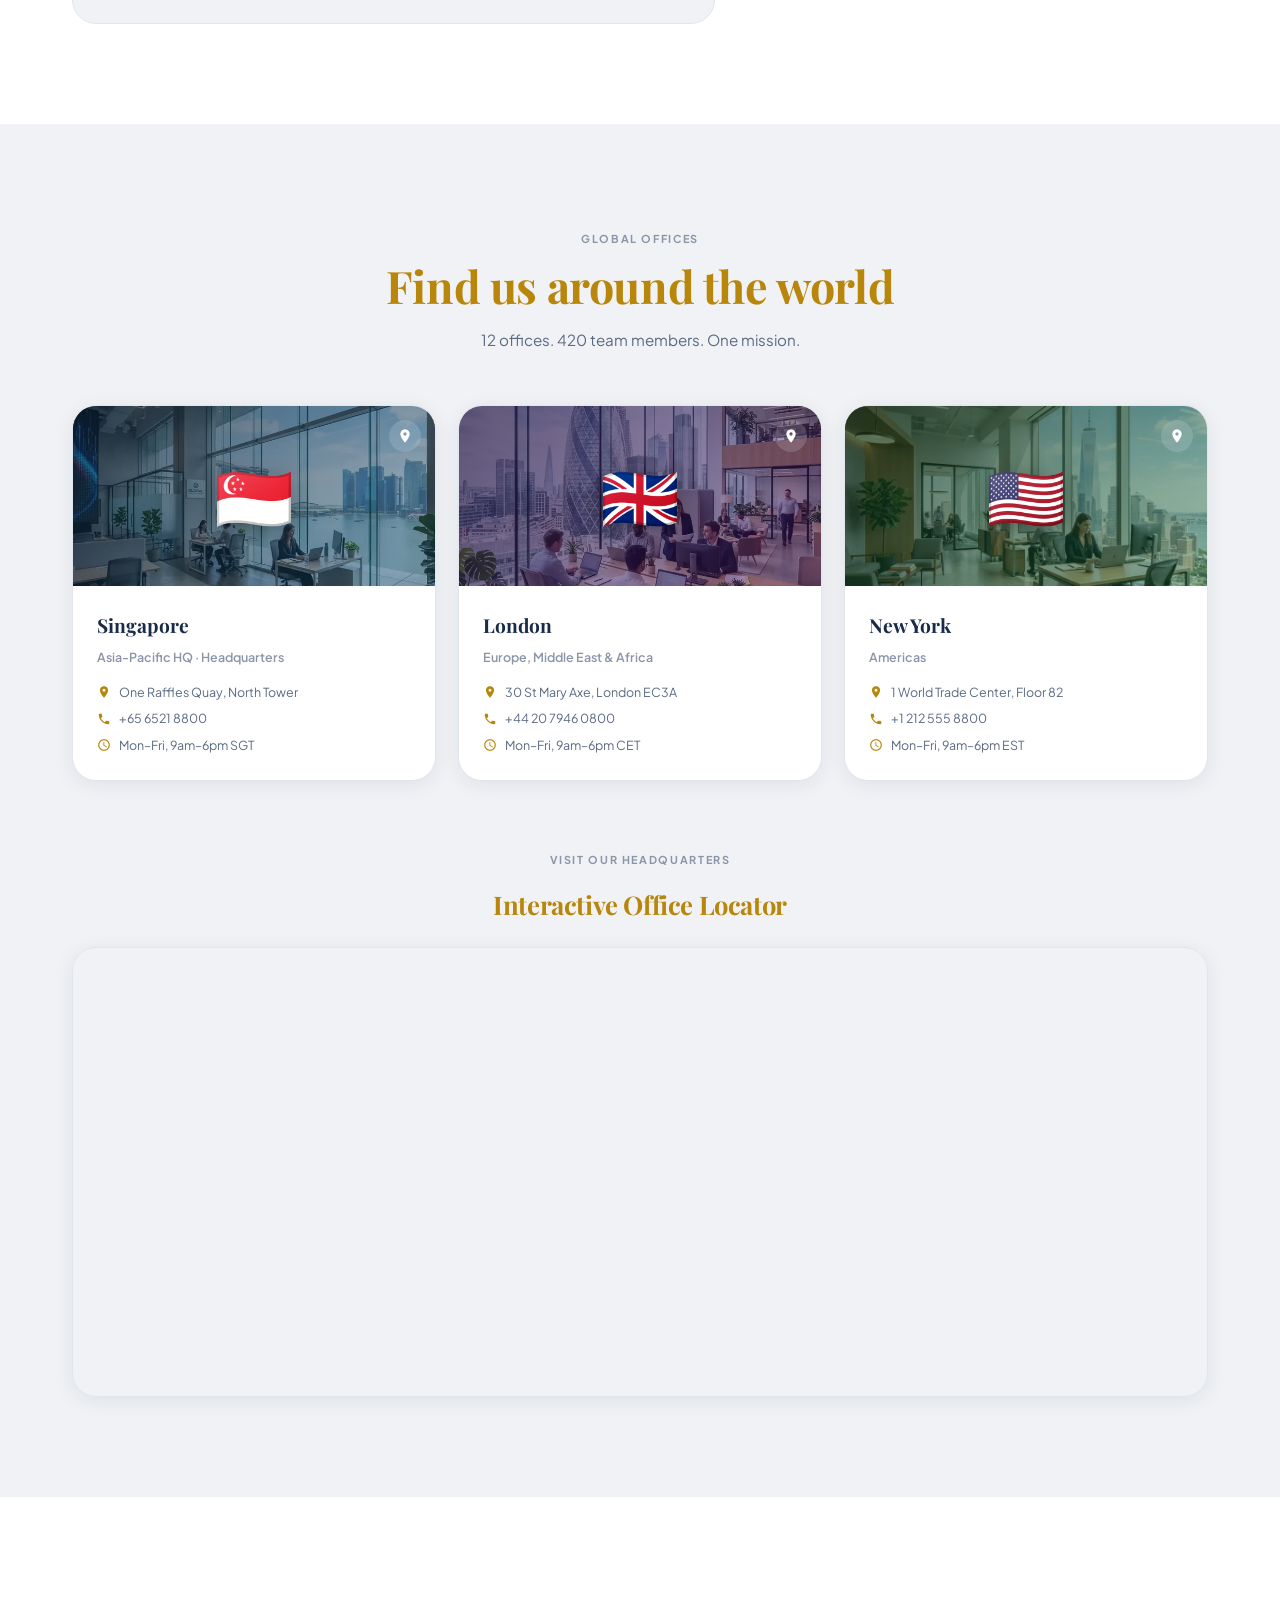
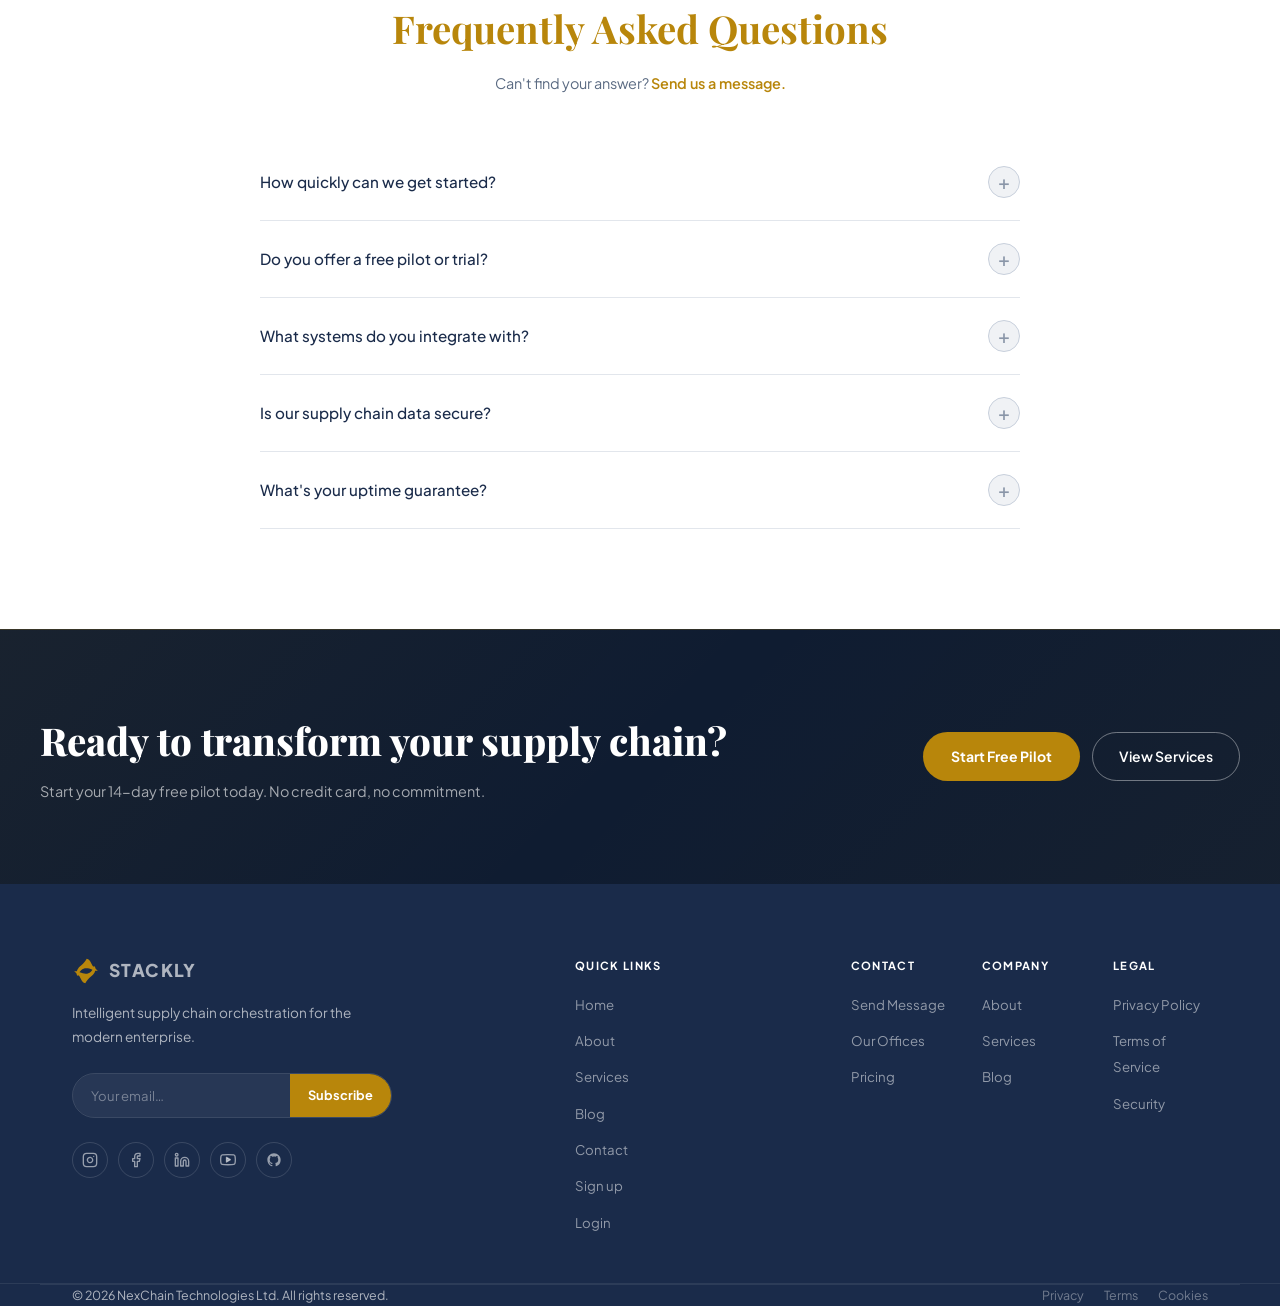
<file: contact.html>
<!DOCTYPE html>
<html lang="en">
<head>
  <meta charset="UTF-8"/>
  <meta name="viewport" content="width=device-width, initial-scale=1.0"/>
  <title>Contact — NexChain Supply Chain Platform</title>
  <meta name="description" content="Get in touch with the NexChain team. Book a demo, request a pilot, find our global offices or browse FAQs."/>
  <link rel="stylesheet" href="css/style.css"/>
  <link rel="stylesheet" href="css/contact.css"/>
  <link href="https://fonts.googleapis.com/icon?family=Material+Icons" rel="stylesheet"/>
</head>
<body>

<!-- ═══ NAVBAR ═══ -->
<header class="navbar" id="navbar">
  <div class="nav-container">
    <a href="index.html" class="nav-logo">
      <svg width="32" height="32" viewBox="0 0 100 100" fill="none" class="logo-icon" xmlns="http://www.w3.org/2000/svg">
        <path d="M52.5 6C48.2 14.5 40.8 23.8 32.2 30.5C21.4 38.9 15.2 49.6 16.1 60.2C16.9 64.1 19.3 67.2 22.4 68.1C23.5 62.3 25.6 53.4 33.5 46.2C42.4 38.1 56.1 38.1 72.8 45.1C82.6 49.2 88.8 50.1 91.8 48.2C85.1 43.1 73.2 35.2 69.1 23.2C65.2 13.5 60.1 7.2 52.5 6Z" fill="currentColor"/>
        <path d="M47.5 94C51.8 85.5 59.2 76.2 67.8 69.5C78.6 61.1 84.8 50.4 83.9 39.8C83.1 35.9 80.7 32.8 77.6 31.9C76.5 37.7 74.4 46.6 66.5 53.8C57.6 61.9 43.9 61.9 27.2 54.9C17.4 50.8 11.2 49.9 8.2 51.8C14.9 56.9 26.8 64.8 30.9 76.8C34.8 86.5 39.9 92.8 47.5 94Z" fill="currentColor"/>
      </svg>
      <span class="nav-logo-text">STACKLY</span>
    </a>
    <nav class="nav-links">
      <a href="index.html"    class="nav-link">Home</a>
      <a href="about.html"   class="nav-link">About</a>
      <a href="services.html"class="nav-link">Services</a>
      <a href="blog.html"    class="nav-link">Blog</a>
      <a href="contact.html" class="nav-link active">Contact</a>
    </nav>
    <div class="nav-actions">
      <a href="register.html" class="nav-register">Sign up</a>
      <a href="login.html" class="nav-login-btn">Login</a>
    </div>
    <button class="hamburger" id="hamburger"><span></span><span></span><span></span></button>
  </div>
</header>
<div class="mobile-menu" id="mobileMenu">
  <button class="mobile-close" id="mobileClose">✕</button>
  <ul>
    <li><a href="index.html">Home</a></li>
    <li><a href="about.html">About</a></li>
    <li><a href="services.html">Services</a></li>
    <li><a href="blog.html">Blog</a></li>
    <li><a href="contact.html">Contact</a></li>
    <li><a href="register.html" class="mobile-signup-btn">Sign up →</a></li>
    <li><a href="login.html" class="mobile-login-btn">Login</a></li>
  </ul>
</div>

<!-- ═══════════════════════════════════════
     SECTION 1 — CONTACT HERO (particles)
═══════════════════════════════════════ -->
<section class="contact-hero" id="home">
  <canvas class="particle-canvas" id="contactCanvas"></canvas>
  <div class="contact-hero-overlay"></div>
  <div class="contact-hero-content">
    <span class="section-eye" style="color:rgba(255,255,255,0.5);display:block;margin-bottom:14px">GET IN TOUCH</span>
    <h1>Let's build something <em>remarkable</em></h1>
    <p>Whether you're ready to start a pilot or just exploring options — we're here to help. Our team responds within one business day.</p>
    <div class="contact-quick-links">
      <a href="#form" class="cql">
        <span class="material-icons mi">send</span>
        Send a Message
      </a>
      <a href="#offices" class="cql">
        <span class="material-icons mi">location_on</span>
        Find an Office
      </a>
      <a href="services.html#pricing" class="cql">
        <span class="material-icons mi">attach_money</span>
        View Pricing
      </a>
    </div>
  </div>
</section>

<!-- ═══════════════════════════════════════
     SECTION 2 — CONTACT FORM + INFO
═══════════════════════════════════════ -->
<section class="contact-form-section" id="form">
  <div class="container">
    <div class="contact-layout">
      <!-- Form -->
      <div class="reveal reveal-left">
        <span class="section-eye" style="margin-bottom:12px;display:block">SEND US A MESSAGE</span>
        <h2 class="section-title dark" style="margin-bottom:8px">We'd love to hear from you</h2>
        <p class="section-sub" style="margin-bottom:32px">Tell us about your supply chain and we'll come back with a personalised assessment — no obligation.</p>
        <div class="contact-form-wrap">
          <div class="form-row">
            <div class="form-group">
              <label class="form-label" for="fname">First Name</label>
              <input class="form-input" id="fname" type="text" placeholder="James"/>
            </div>
            <div class="form-group">
              <label class="form-label" for="lname">Last Name</label>
              <input class="form-input" id="lname" type="text" placeholder="Richardson"/>
            </div>
          </div>
          <div class="form-row">
            <div class="form-group">
              <label class="form-label" for="email">Work Email</label>
              <input class="form-input" id="email" type="email" placeholder="james@company.com"/>
            </div>
            <div class="form-group">
              <label class="form-label" for="phone">Phone (optional)</label>
              <input class="form-input" id="phone" type="tel" placeholder="+1 555 000 0000"/>
            </div>
          </div>
          <div class="form-row">
            <div class="form-group">
              <label class="form-label" for="company">Company</label>
              <input class="form-input" id="company" type="text" placeholder="GlobalMart Inc."/>
            </div>
            <div class="form-group">
              <label class="form-label" for="size">Company Size</label>
              <select class="form-input" id="size">
                <option value="">Select…</option>
                <option>1–50 employees</option>
                <option>51–500 employees</option>
                <option>501–5,000 employees</option>
                <option>5,000+ employees</option>
              </select>
            </div>
          </div>
          <div class="form-row">
            <div class="form-group form-group-full">
              <label class="form-label" for="enquiry">Enquiry Type</label>
              <select class="form-input" id="enquiry">
                <option value="">Select…</option>
                <option>Book a demo</option>
                <option>Request a free pilot</option>
                <option>Enterprise pricing</option>
                <option>Integration question</option>
                <option>Partnership</option>
                <option>General enquiry</option>
              </select>
            </div>
          </div>
          <div class="form-row">
            <div class="form-group form-group-full">
              <label class="form-label" for="message">Message</label>
              <textarea class="form-textarea" id="message" placeholder="Tell us about your supply chain — current systems, challenges and what you're trying to achieve…"></textarea>
            </div>
          </div>
          <div class="form-submit-row">
            <button class="btn-gold" id="contactSubmit" style="padding:14px 32px">Send Message →</button>
            <span class="form-note">🔒 Your data is encrypted and never shared.</span>
          </div>
          <div id="formSuccess" style="display:none;margin-top:16px;padding:16px;background:rgba(16,185,129,0.1);border:1px solid rgba(16,185,129,0.2);border-radius:12px;color:#059669;font-size:0.875rem;font-weight:600;">
            ✓ Message sent! We'll be in touch within one business day.
          </div>
        </div>
      </div>
      <!-- Info cards -->
      <div class="contact-info reveal reveal-right">
        <div class="info-card">
          <div class="info-icon">
            <span class="material-icons mi">support_agent</span>
          </div>
          <div>
            <h4>Sales &amp; Demos</h4>
            <p>Book a live walkthrough of the platform with a solutions engineer.<br/><a href="mailto:sales@nexchain.io">sales@nexchain.io</a></p>
          </div>
        </div>
        <div class="info-card">
          <div class="info-icon">
            <span class="material-icons mi">headset_mic</span>
          </div>
          <div>
            <h4>Technical Support</h4>
            <p>Our support team is available 24/7 for all customers. Average response: &lt;2 hours.<br/><a href="mailto:support@nexchain.io">support@nexchain.io</a></p>
          </div>
        </div>
        <div class="info-card">
          <div class="info-icon">
            <span class="material-icons mi">handshake</span>
          </div>
          <div>
            <h4>Partnerships</h4>
            <p>System integrators, consultancies and resellers — let's build together.<br/><a href="mailto:partners@nexchain.io">partners@nexchain.io</a></p>
          </div>
        </div>
        <div class="info-card">
          <div class="info-icon">
            <span class="material-icons mi">article</span>
          </div>
          <div>
            <h4>Press &amp; Media</h4>
            <p>For media enquiries, press releases and interview requests.<br/><a href="mailto:press@nexchain.io">press@nexchain.io</a></p>
          </div>
        </div>
        <!-- Response time badge -->
        <div style="background:var(--navy);border-radius:var(--radius-lg);padding:24px;display:flex;align-items:center;gap:16px;">
          <div style="width:48px;height:48px;border-radius:50%;background:rgba(184,134,11,0.15);border:2px solid rgba(184,134,11,0.3);display:flex;align-items:center;justify-content:center;flex-shrink:0">
            <span class="material-icons" style="color:var(--gold)">schedule</span>
          </div>
          <div>
            <div style="font-weight:700;color:white;font-size:0.88rem">Typical response time</div>
            <div style="font-family:'Playfair Display',serif;font-size:1.5rem;font-weight:800;color:var(--gold)">&lt; 4 hours</div>
            <div style="font-size:0.73rem;color:rgba(255,255,255,0.5)">During business hours (SGT / CET / EST)</div>
          </div>
        </div>
      </div>
    </div>
  </div>
</section>

<!-- ═══════════════════════════════════════
     SECTION 3 — OFFICE LOCATIONS
═══════════════════════════════════════ -->
<section class="offices" id="offices">
  <div class="container">
    <div class="section-header center reveal">
      <span class="section-eye">GLOBAL OFFICES</span>
      <h2 class="section-title">Find us around the world</h2>
      <p class="section-sub" style="margin:0 auto">12 offices. 420 team members. One mission.</p>
    </div>
    <div class="offices-grid">
      <!-- Singapore HQ -->
      <div class="office-card reveal stagger-1">
        <div class="office-img off-bg-1">
          <div class="office-pin"><span class="material-icons" style="color:white;font-size:1rem">location_on</span></div>
          <div class="office-flag">🇸🇬</div>
        </div>
        <div class="office-body">
          <div class="office-city">Singapore</div>
          <div class="office-country">Asia-Pacific HQ · Headquarters</div>
          <div class="office-details">
            <div class="office-detail"><span class="material-icons mi">location_on</span> One Raffles Quay, North Tower</div>
            <div class="office-detail"><span class="material-icons mi">phone</span> +65 6521 8800</div>
            <div class="office-detail"><span class="material-icons mi">schedule</span> Mon–Fri, 9am–6pm SGT</div>
          </div>
        </div>
      </div>
      <!-- London -->
      <div class="office-card reveal stagger-2">
        <div class="office-img off-bg-2">
          <div class="office-pin"><span class="material-icons" style="color:white;font-size:1rem">location_on</span></div>
          <div class="office-flag">🇬🇧</div>
        </div>
        <div class="office-body">
          <div class="office-city">London</div>
          <div class="office-country">Europe, Middle East &amp; Africa</div>
          <div class="office-details">
            <div class="office-detail"><span class="material-icons mi">location_on</span> 30 St Mary Axe, London EC3A</div>
            <div class="office-detail"><span class="material-icons mi">phone</span> +44 20 7946 0800</div>
            <div class="office-detail"><span class="material-icons mi">schedule</span> Mon–Fri, 9am–6pm CET</div>
          </div>
        </div>
      </div>
      <!-- New York -->
      <div class="office-card reveal stagger-3">
        <div class="office-img off-bg-3">
          <div class="office-pin"><span class="material-icons" style="color:white;font-size:1rem">location_on</span></div>
          <div class="office-flag">🇺🇸</div>
        </div>
        <div class="office-body">
          <div class="office-city">New York</div>
          <div class="office-country">Americas</div>
          <div class="office-details">
            <div class="office-detail"><span class="material-icons mi">location_on</span> 1 World Trade Center, Floor 82</div>
            <div class="office-detail"><span class="material-icons mi">phone</span> +1 212 555 8800</div>
            <div class="office-detail"><span class="material-icons mi">schedule</span> Mon–Fri, 9am–6pm EST</div>
          </div>
        </div>
      </div>
    </div>

    <!-- Interactive Office Map Segment -->
    <div class="reveal" style="margin-top:64px; text-align:center;">
      <span class="section-eye">VISIT OUR HEADQUARTERS</span>
      <h3 class="section-title" style="font-size:1.60rem; margin-top:8px; margin-bottom:28px;">Interactive Office Locator</h3>
      <div style="border-radius:24px; overflow:hidden; border:1.5px solid var(--border); box-shadow:var(--shadow); height:450px; position:relative;">
        <iframe src="https://www.google.com/maps/embed?pb=!1m18!1m12!1m3!1d3988.8199185121303!2d103.85044391533215!3d1.2818137620584487!2m3!1f0!2f0!3f0!3m2!1i1024!2i768!4f13.1!3m3!1m2!1s0x31da190e2b4f997d%3A0xc3f9a7cd63af4bf7!2sOne%20Raffles%20Quay!5e0!3m2!1sen!2ssg!4v1629881880000!5m2!1sen!2ssg" 
                width="100%" height="100%" style="border:0;" allowfullscreen="" loading="lazy"></iframe>
      </div>
    </div>

  </div>
</section>

<!-- ═══════════════════════════════════════
     SECTION 4 — FAQ
═══════════════════════════════════════ -->
<section class="contact-faq" id="faq">
  <div class="container">
    <div class="faq-header reveal">
      <h2>Frequently Asked Questions</h2>
      <p>Can't find your answer? <a href="#form" style="color:var(--gold);font-weight:600">Send us a message.</a></p>
    </div>
    <div class="faq-list">
      <div class="faq-item reveal">
        <button class="faq-q">How quickly can we get started? <span class="faq-icon">+</span></button>
        <div class="faq-a"><p>Our onboarding team can have a sandbox environment running on your data within 48 hours of signing. The full production deployment typically takes 4–8 weeks depending on integration complexity. We've onboarded clients in as little as 2 weeks for simpler deployments.</p></div>
      </div>
      <div class="faq-item reveal stagger-1">
        <button class="faq-q">Do you offer a free pilot or trial? <span class="faq-icon">+</span></button>
        <div class="faq-a"><p>Yes — every new client gets a 14-day fully functional pilot on their own live data at zero cost. No credit card required. After the pilot, you'll have real performance benchmarks to make an informed decision.</p></div>
      </div>
      <div class="faq-item reveal stagger-2">
        <button class="faq-q">What systems do you integrate with? <span class="faq-icon">+</span></button>
        <div class="faq-a"><p>NexChain has certified pre-built connectors for SAP S/4HANA, SAP ECC, Oracle SCM Cloud, Oracle EBS, Microsoft Dynamics 365, NetSuite, plus 200+ TMS, WMS, MES and carrier systems. If your system isn't on the list, our API team can build a custom connector — typical turnaround is 2–4 weeks.</p></div>
      </div>
      <div class="faq-item reveal stagger-3">
        <button class="faq-q">Is our supply chain data secure? <span class="faq-icon">+</span></button>
        <div class="faq-a"><p>Security is foundational to everything we build. NexChain is SOC 2 Type II certified, ISO 27001 compliant and GDPR-ready. All data is encrypted at rest (AES-256) and in transit (TLS 1.3). We offer single-tenant cloud, multi-tenant cloud or on-premise deployment depending on your requirements.</p></div>
      </div>
      <div class="faq-item reveal stagger-4">
        <button class="faq-q">What's your uptime guarantee? <span class="faq-icon">+</span></button>
        <div class="faq-a"><p>Professional plans include a 99.95% uptime SLA. Enterprise plans include a 99.99% uptime SLA with financial penalties if breached. Our actual historical uptime over the past 3 years has been 99.98% — you can check our public status page at status.nexchain.io at any time.</p></div>
      </div>
    </div>
  </div>
</section>

<!-- ═══════════════════════════════════════
     SECTION 5 — FOOTER CTA BANNER
═══════════════════════════════════════ -->
<section class="footer-cta-banner" id="cta">
  <div class="fcta-gradient"></div>
  <div class="fcta-border"></div>
  <div class="fcta-content reveal">
    <div class="fcta-text">
      <h2>Ready to transform your supply chain?</h2>
      <p>Start your 14-day free pilot today. No credit card, no commitment.</p>
    </div>
    <div class="fcta-btns">
      <a href="register.html" class="btn-gold">Start Free Pilot</a>
      <a href="services.html" class="btn-outline-white">View Services</a>
    </div>
  </div>
</section>

<!-- ═══ FOOTER ═══ -->
<footer class="footer">
  <div class="footer-top">
    <div class="footer-brand">
      <a href="index.html" class="footer-logo" style="text-decoration: none; color: inherit;">
        <svg width="28" height="28" viewBox="0 0 100 100" fill="none" class="logo-icon" xmlns="http://www.w3.org/2000/svg">
          <path d="M52.5 6C48.2 14.5 40.8 23.8 32.2 30.5C21.4 38.9 15.2 49.6 16.1 60.2C16.9 64.1 19.3 67.2 22.4 68.1C23.5 62.3 25.6 53.4 33.5 46.2C42.4 38.1 56.1 38.1 72.8 45.1C82.6 49.2 88.8 50.1 91.8 48.2C85.1 43.1 73.2 35.2 69.1 23.2C65.2 13.5 60.1 7.2 52.5 6Z" fill="currentColor"/>
          <path d="M47.5 94C51.8 85.5 59.2 76.2 67.8 69.5C78.6 61.1 84.8 50.4 83.9 39.8C83.1 35.9 80.7 32.8 77.6 31.9C76.5 37.7 74.4 46.6 66.5 53.8C57.6 61.9 43.9 61.9 27.2 54.9C17.4 50.8 11.2 49.9 8.2 51.8C14.9 56.9 26.8 64.8 30.9 76.8C34.8 86.5 39.9 92.8 47.5 94Z" fill="currentColor"/>
        </svg>
        STACKLY
      </a>
      <p>Intelligent supply chain orchestration for the modern enterprise.</p>
      <div class="footer-nl">
        <input type="email" placeholder="Your email…" id="newsletterEmail"/>
        <button id="newsletterBtn">Subscribe</button>
      </div>
                  <div class="footer-social">
        <a class="fsoc" href="https://www.instagram.com/" target="_blank" rel="noopener noreferrer" aria-label="Instagram">
          <svg width="16" height="16" viewBox="0 0 24 24" fill="none" stroke="currentColor" stroke-width="2" stroke-linecap="round" stroke-linejoin="round"><rect x="2" y="2" width="20" height="20" rx="5" ry="5"></rect><path d="M16 11.37A4 4 0 1 1 12.63 8 4 4 0 0 1 16 11.37z"></path><line x1="17.5" y1="6.5" x2="17.51" y2="6.5"></line></svg>
        </a>
        <a class="fsoc" href="https://www.facebook.com/" target="_blank" rel="noopener noreferrer" aria-label="Facebook">
          <svg width="16" height="16" viewBox="0 0 24 24" fill="none" stroke="currentColor" stroke-width="2" stroke-linecap="round" stroke-linejoin="round"><path d="M18 2h-3a5 5 0 0 0-5 5v3H7v4h3v8h4v-8h3l1-4h-4V7a1 1 0 0 1 1-1h3z"></path></svg>
        </a>
        <a class="fsoc" href="https://www.linkedin.com/" target="_blank" rel="noopener noreferrer" aria-label="LinkedIn">
          <svg width="16" height="16" viewBox="0 0 24 24" fill="none" stroke="currentColor" stroke-width="2" stroke-linecap="round" stroke-linejoin="round"><path d="M16 8a6 6 0 0 1 6 6v7h-4v-7a2 2 0 0 0-2-2 2 2 0 0 0-2 2v7h-4v-7a6 6 0 0 1 6-6z"></path><rect x="2" y="9" width="4" height="12"></rect><circle cx="4" cy="4" r="2"></circle></svg>
        </a>
        <a class="fsoc" href="https://www.youtube.com/" target="_blank" rel="noopener noreferrer" aria-label="YouTube">
          <svg width="16" height="16" viewBox="0 0 24 24" fill="none" stroke="currentColor" stroke-width="2" stroke-linecap="round" stroke-linejoin="round"><path d="M22.54 6.42a2.78 2.78 0 0 0-1.95-1.96C18.88 4 12 4 12 4s-6.88 0-8.59.46a2.78 2.78 0 0 0-1.95 1.96A29 29 0 0 0 1 11.54a29 29 0 0 0 .46 5.12 2.78 2.78 0 0 0 1.95 1.96C5.12 19.08 12 19.08 12 19.08s6.88 0 8.59-.46a2.78 2.78 0 0 0 1.95-1.96 29 29 0 0 0 .46-5.12 29 29 0 0 0-.46-5.12z"></path><polygon points="9.75 15.02 15.5 11.54 9.75 8.06 9.75 15.02" fill="currentColor"></polygon></svg>
        </a>
        <a class="fsoc" href="https://github.com/lingalamanasa/supply-chain-management-theme" target="_blank" rel="noopener noreferrer" aria-label="GitHub">
          <svg width="16" height="16" viewBox="0 0 24 24" fill="currentColor"><path d="M12 2C6.477 2 2 6.484 2 12.017c0 4.425 2.865 8.18 6.839 9.504.5.092.682-.217.682-.483 0-.237-.008-.868-.013-1.703-2.782.605-3.369-1.343-3.369-1.343-.454-1.158-1.11-1.466-1.11-1.466-.908-.62.069-.608.069-.608 1.003.07 1.531 1.032 1.531 1.032.892 1.53 2.341 1.088 2.91.832.092-.647.35-1.088.636-1.338-2.22-.253-4.555-1.113-4.555-4.951 0-1.093.39-1.988 1.029-2.688-.103-.253-.446-1.272.098-2.65 0 0 .84-.27 2.75 1.026A9.564 9.564 0 0112 6.844c.85.004 1.705.115 2.504.337 1.909-1.296 2.747-1.027 2.747-1.027.546 1.379.202 2.398.1 2.651.64.7 1.028 1.595 1.028 2.688 0 3.848-2.339 4.695-4.566 4.943.359.309.678.92.678 1.855 0 1.338-.012 2.419-.012 2.747 0 .268.18.58.688.482A10.019 10.019 0 0022 12.017C22 6.484 17.522 2 12 2z"/></svg>
        </a>
      </div>
    </div>
    <!-- Quick Links column -->
    <div class="fl-col">
      <h5>Quick Links</h5>
      <ul>
        <li><a href="index.html">Home</a></li>
        <li><a href="about.html">About</a></li>
        <li><a href="services.html">Services</a></li>
        <li><a href="blog.html">Blog</a></li>
        <li><a href="contact.html">Contact</a></li>
        <li><a href="register.html">Sign up</a></li>
        <li><a href="login.html">Login</a></li>
      </ul>
    </div>
    <div class="footer-links">
      <div class="fl-col">
        <h5>Contact</h5>
        <ul>
          <li><a href="#form">Send Message</a></li>
          <li><a href="#offices">Our Offices</a></li>
          <li><a href="services.html#pricing">Pricing</a></li>
        </ul>
      </div>
      <div class="fl-col">
        <h5>Company</h5>
        <ul>
          <li><a href="about.html">About</a></li>
          <li><a href="services.html">Services</a></li>
          <li><a href="blog.html">Blog</a></li>
        </ul>
      </div>
      <div class="fl-col">
        <h5>Legal</h5>
        <ul>
          <li><a href="#">Privacy Policy</a></li>
          <li><a href="#">Terms of Service</a></li>
          <li><a href="#">Security</a></li>
        </ul>
      </div>
    </div>
  </div>
  <div style="border-top:1px solid rgba(255,255,255,0.08)">
    <div class="footer-bottom container">
      <p>© 2026 NexChain Technologies Ltd. All rights reserved.</p>
      <div class="footer-legal">
        <a href="#">Privacy</a><a href="#">Terms</a><a href="#">Cookies</a>
      </div>
    </div>
  </div>
</footer>

<script src="js/shared.js"></script>
<script>
/* Contact page particles */
(function(){
  const canvas = document.getElementById('contactCanvas');
  if(!canvas) return;
  const ctx = canvas.getContext('2d');
  let W, H, pts=[], conns=[];
  function resize(){ W=canvas.width=canvas.offsetWidth; H=canvas.height=canvas.offsetHeight; }
  window.addEventListener('resize',resize); resize();
  for(let i=0;i<60;i++) pts.push({x:Math.random()*W,y:Math.random()*H,vx:(Math.random()-.5)*.3,vy:(Math.random()-.5)*.3,r:Math.random()*1.5+.4});
  function draw(){
    ctx.clearRect(0,0,W,H);
    // Draw connections
    for(let i=0;i<pts.length;i++){
      for(let j=i+1;j<pts.length;j++){
        const dx=pts[i].x-pts[j].x, dy=pts[i].y-pts[j].y;
        const dist=Math.sqrt(dx*dx+dy*dy);
        if(dist<100){
          ctx.beginPath();
          ctx.strokeStyle=`rgba(255,255,255,${0.06*(1-dist/100)})`;
          ctx.lineWidth=.8;
          ctx.moveTo(pts[i].x,pts[i].y);
          ctx.lineTo(pts[j].x,pts[j].y);
          ctx.stroke();
        }
      }
    }
    pts.forEach(p=>{
      p.x+=p.vx; p.y+=p.vy;
      if(p.x<0)p.x=W; if(p.x>W)p.x=0;
      if(p.y<0)p.y=H; if(p.y>H)p.y=0;
      ctx.beginPath(); ctx.arc(p.x,p.y,p.r,0,Math.PI*2);
      ctx.fillStyle='rgba(255,255,255,0.2)'; ctx.fill();
    });
    requestAnimationFrame(draw);
  }
  draw();
})();

/* Contact form submit */
document.getElementById('contactSubmit')?.addEventListener('click',()=>{
  const email = document.getElementById('email')?.value;
  const name  = document.getElementById('fname')?.value;
  const msg   = document.getElementById('message')?.value;
  if(email?.includes('@') && name && msg){
    document.getElementById('formSuccess').style.display='block';
    document.getElementById('contactSubmit').textContent='✓ Sent!';
    document.getElementById('contactSubmit').style.background='#10b981';
    setTimeout(()=>{
      document.getElementById('formSuccess').style.display='none';
      document.getElementById('contactSubmit').textContent='Send Message →';
      document.getElementById('contactSubmit').style.background='';
      ['fname','lname','email','phone','company','message'].forEach(id=>{
        const el=document.getElementById(id); if(el) el.value='';
      });
    }, 5000);
  } else {
    ['email','fname','message'].forEach(id=>{
      const el=document.getElementById(id);
      if(el && !el.value){ el.style.borderColor='rgba(220,38,38,0.5)'; setTimeout(()=>el.style.borderColor='',2000); }
    });
  }
});

/* Smooth anchor scroll for quick links */
document.querySelectorAll('.cql[href^="#"]').forEach(a=>{
  a.addEventListener('click',e=>{
    const target=document.querySelector(a.getAttribute('href'));
    if(target){ e.preventDefault(); const top=target.getBoundingClientRect().top+window.scrollY-80; window.scrollTo({top,behavior:'smooth'}); }
  });
});
</script>
</body>
</html>
</file>
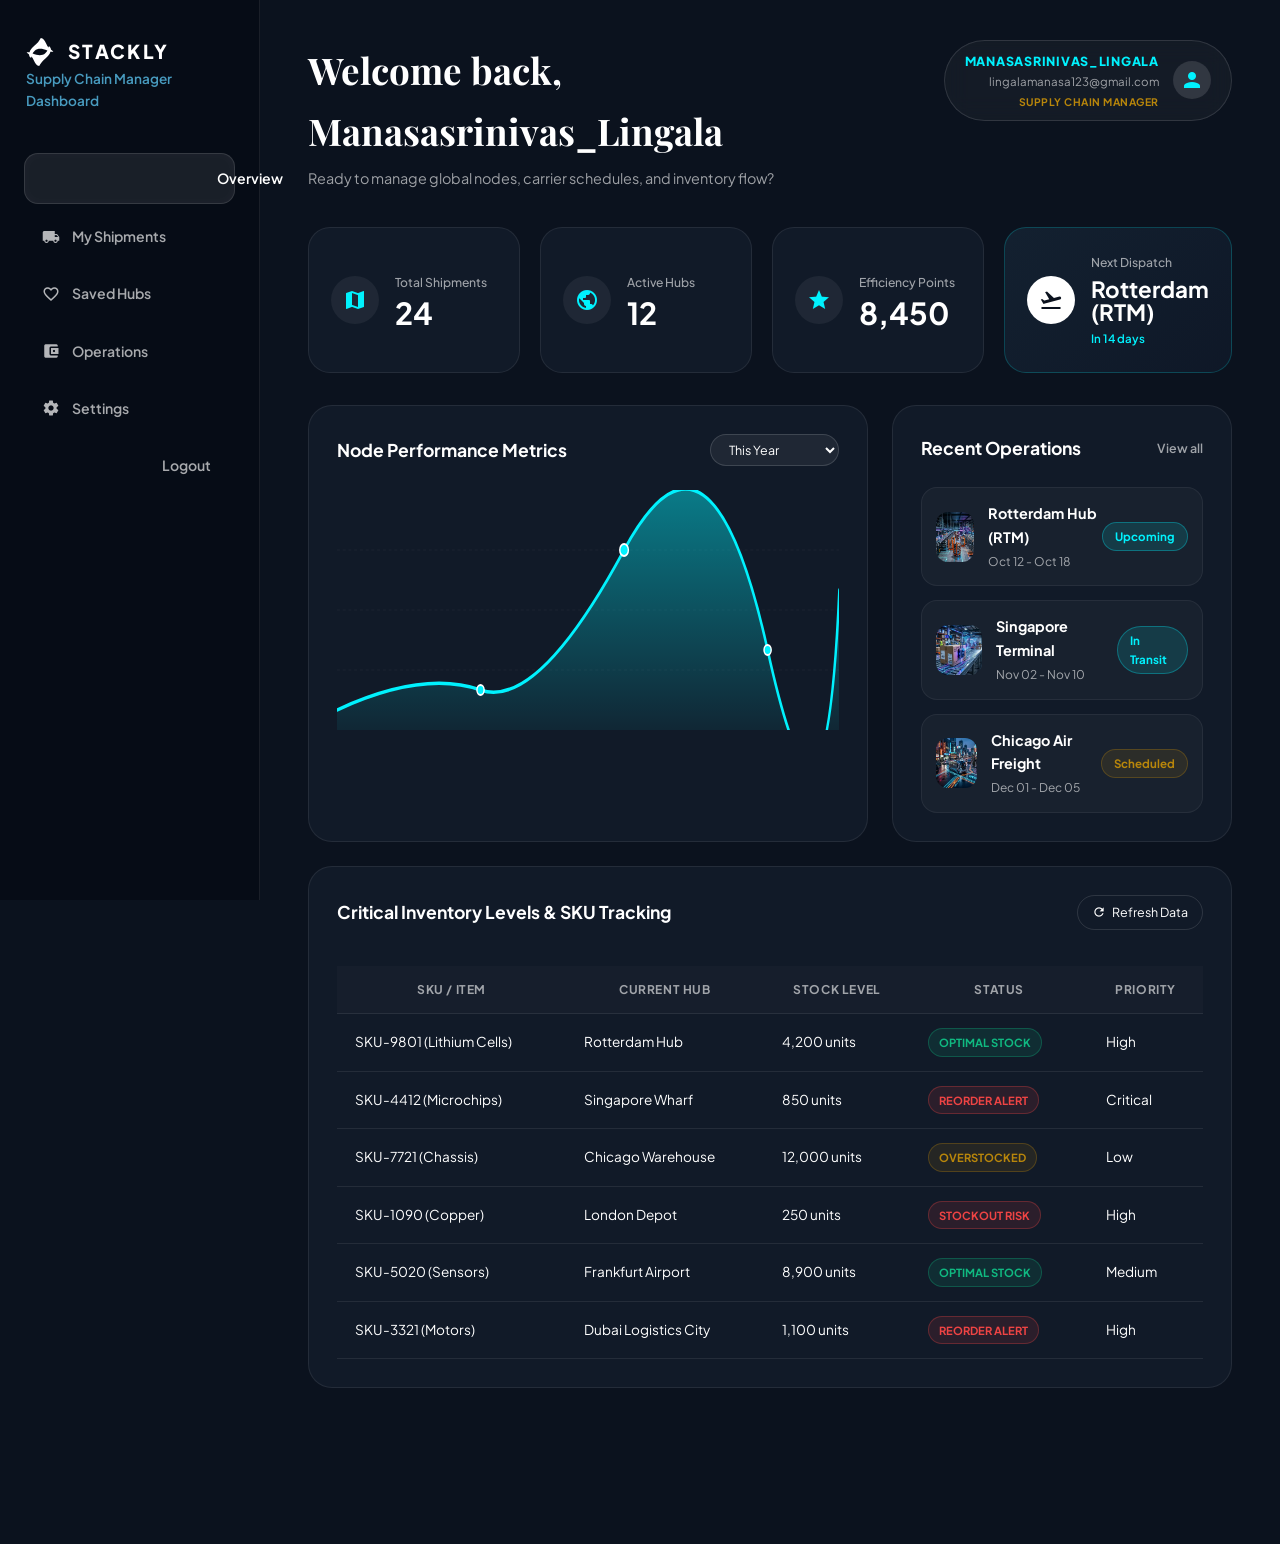
<file: dashboard.html>
<!DOCTYPE html>
<html lang="en">
<head>
  <meta charset="UTF-8"/>
  <meta name="viewport" content="width=device-width, initial-scale=1.0"/>
  <title>Dashboard — STACKLY Supply Chain Platform</title>
  <meta name="description" content="Stackly Executive Supply Chain Dashboard."/>
  <link rel="stylesheet" href="css/style.css"/>
  <link rel="stylesheet" href="css/dashboard.css"/>
  <link href="https://fonts.googleapis.com/icon?family=Material+Icons" rel="stylesheet"/>
</head>
<body class="dashboard-body">




<!-- ═══ MOBILE STICKY MENUBAR ═══ -->
<nav class="mob-topbar" aria-label="Mobile Navigation">
  <div class="mob-topbar-header">
    <button class="mob-hamburger" id="mobHamburger" aria-label="Open Menu">
      <span></span><span></span><span></span>
    </button>
    <div class="mob-brand-stack">
      <a href="dashboard.html" class="mob-topbar-brand">
        <svg width="24" height="24" viewBox="0 0 100 100" fill="none" class="logo-icon" xmlns="http://www.w3.org/2000/svg">
          <path d="M52.5 6C48.2 14.5 40.8 23.8 32.2 30.5C21.4 38.9 15.2 49.6 16.1 60.2C16.9 64.1 19.3 67.2 22.4 68.1C23.5 62.3 25.6 53.4 33.5 46.2C42.4 38.1 56.1 38.1 72.8 45.1C82.6 49.2 88.8 50.1 91.8 48.2C85.1 43.1 73.2 35.2 69.1 23.2C65.2 13.5 60.1 7.2 52.5 6Z" fill="currentColor"/>
          <path d="M47.5 94C51.8 85.5 59.2 76.2 67.8 69.5C78.6 61.1 84.8 50.4 83.9 39.8C83.1 35.9 80.7 32.8 77.6 31.9C76.5 37.7 74.4 46.6 66.5 53.8C57.6 61.9 43.9 61.9 27.2 54.9C17.4 50.8 11.2 49.9 8.2 51.8C14.9 56.9 26.8 64.8 30.9 76.8C34.8 86.5 39.9 92.8 47.5 94Z" fill="currentColor"/>
        </svg>
        <span>STACKLY</span>
      </a>
      <span class="mob-topbar-sub" id="mobSubtitle">Supply Chain Dashboard</span>
    </div>
  </div>

</nav>

<div class="dash-layout">

  <!-- ═══════════════════════════════════════
       LEFT SIDEBAR NAVIGATION
  ═══════════════════════════════════════ -->
  <aside class="dash-sidebar">
    <div class="sidebar-top">
      <div class="sidebar-header-row" style="display: flex; justify-content: space-between; align-items: center; width: 100%;">

        <a href="dashboard.html" class="sidebar-logo" style="margin-bottom: 0;">
        <svg width="32" height="32" viewBox="0 0 100 100" fill="none" class="logo-icon" xmlns="http://www.w3.org/2000/svg">
        <path d="M52.5 6C48.2 14.5 40.8 23.8 32.2 30.5C21.4 38.9 15.2 49.6 16.1 60.2C16.9 64.1 19.3 67.2 22.4 68.1C23.5 62.3 25.6 53.4 33.5 46.2C42.4 38.1 56.1 38.1 72.8 45.1C82.6 49.2 88.8 50.1 91.8 48.2C85.1 43.1 73.2 35.2 69.1 23.2C65.2 13.5 60.1 7.2 52.5 6Z" fill="currentColor"/>
        <path d="M47.5 94C51.8 85.5 59.2 76.2 67.8 69.5C78.6 61.1 84.8 50.4 83.9 39.8C83.1 35.9 80.7 32.8 77.6 31.9C76.5 37.7 74.4 46.6 66.5 53.8C57.6 61.9 43.9 61.9 27.2 54.9C17.4 50.8 11.2 49.9 8.2 51.8C14.9 56.9 26.8 64.8 30.9 76.8C34.8 86.5 39.9 92.8 47.5 94Z" fill="currentColor"/>
      </svg>
        <span class="sidebar-logo-text">STACKLY</span>

        </a>

        

      </div>
      <div class="sidebar-subtitle" id="sidebarSubtitle">Supply Chain Dashboard</div>

      <nav class="sidebar-menu" id="sidebarMenu">
        <a href="#" class="sidebar-item active" data-tab="overview">
          <span class="material-icons">grid_view</span> Overview
        </a>
        <a href="#" class="sidebar-item" data-tab="shipments">
          <span class="material-icons">local_shipping</span> My Shipments
        </a>
        <a href="#" class="sidebar-item" data-tab="hubs">
          <span class="material-icons">favorite_border</span> Saved Hubs
        </a>
        <a href="#" class="sidebar-item" data-tab="operations">
          <span class="material-icons">account_balance_wallet</span> Operations
        </a>
        <a href="#" class="sidebar-item" data-tab="settings">
          <span class="material-icons">settings</span> Settings
        </a>
      <a href="index.html" class="sidebar-item">
          <span class="material-icons">logout</span> Logout
        </a>
      </nav>
    </div>

    
  </aside>

  <!-- ═══════════════════════════════════════
       MAIN CONTENT AREA
  ═══════════════════════════════════════ -->
  <main class="dash-main">

    <!-- Header Row -->
    <div class="dash-header-row">
      <div>
        <h1 class="welcome-title" id="welcomeTitle">Welcome back, Manasasrinivas_Lingala</h1>
        <div class="welcome-subtitle" id="welcomeSubtitle">Ready for your next extraordinary supply chain milestone?</div>
      </div>

      <!-- User Profile Badge (Top Right) -->
      <div class="profile-chip">
        <div class="profile-chip-text">
          <span class="profile-chip-name" id="profileName">MANASASRINIVAS_LINGALA</span>
          <span class="profile-chip-email" id="profileEmail">lingalamanasa123@gmail.com</span>
          <span class="profile-chip-role" id="profileRole">Supply Chain Manager</span>
        </div>
        <div class="profile-avatar-icon">
          <span class="material-icons">person</span>
        </div>
      </div>
    </div>

    <!-- Tab 1: Overview -->
    <div class="tab-content active" id="tab-overview">
      <!-- 4 KPI Card Grid Row -->
      <div class="kpi-row">
        <!-- Card 1 -->
        <div class="kpi-card" id="kpiCard1">
          <div class="kpi-circle-icon">
            <span class="material-icons" id="kpiIcon1">map</span>
          </div>
          <div class="kpi-content">
            <span class="kpi-label" id="kpiLabel1">Total Shipments</span>
            <span class="kpi-big-num" id="kpiValue1">24</span>
          </div>
        </div>

        <!-- Card 2 -->
        <div class="kpi-card" id="kpiCard2">
          <div class="kpi-circle-icon">
            <span class="material-icons" id="kpiIcon2">public</span>
          </div>
          <div class="kpi-content">
            <span class="kpi-label" id="kpiLabel2">Active Hubs</span>
            <span class="kpi-big-num" id="kpiValue2">12</span>
          </div>
        </div>

        <!-- Card 3 -->
        <div class="kpi-card" id="kpiCard3">
          <div class="kpi-circle-icon">
            <span class="material-icons" id="kpiIcon3">star</span>
          </div>
          <div class="kpi-content">
            <span class="kpi-label" id="kpiLabel3">Efficiency Points</span>
            <span class="kpi-big-num" id="kpiValue3">8,450</span>
          </div>
        </div>

        <!-- Card 4 (Highlight Next Dispatch) -->
        <div class="kpi-card kpi-highlight-box" id="kpiCard4">
          <div class="kpi-circle-icon" id="kpiIconBg4" style="background:#ffffff;color:#0b121e">
            <span class="material-icons" id="kpiIcon4">flight_takeoff</span>
          </div>
          <div class="kpi-content">
            <span class="kpi-label" id="kpiLabel4">Next Dispatch</span>
            <span class="kpi-big-num" id="kpiValue4" style="font-size:1.4rem">Rotterdam (RTM)</span>
            <span class="kpi-sub-text" id="kpiSubtext4">In 14 days</span>
          </div>
        </div>
      </div>

      <!-- Bottom 2-Column Grid -->
      <div class="dash-bottom-grid">

        <!-- Left Panel: Chart Activity -->
        <div class="dash-panel">
          <div class="panel-header">
            <span class="panel-title" id="chartPanelTitle">Supply Chain Activity</span>
            <select class="panel-filter-select">
              <option>This Year</option>
              <option>Last 6 Months</option>
              <option>This Month</option>
            </select>
          </div>

          <div class="chart-container">
            <svg class="chart-svg" viewBox="0 0 700 240" fill="none" preserveAspectRatio="none">
              <defs>
                <linearGradient id="chartGrad" x1="0" y1="0" x2="0" y2="1">
                  <stop offset="0%" stop-color="var(--accent-cyan)" stop-opacity="0.45"/>
                  <stop offset="100%" stop-color="var(--accent-cyan)" stop-opacity="0.0"/>
                </linearGradient>
              </defs>

              <!-- Grid Lines -->
              <line x1="0" y1="60" x2="700" y2="60" stroke="rgba(255,255,255,0.05)" stroke-dasharray="4 4"/>
              <line x1="0" y1="120" x2="700" y2="120" stroke="rgba(255,255,255,0.05)" stroke-dasharray="4 4"/>
              <line x1="0" y1="180" x2="700" y2="180" stroke="rgba(255,255,255,0.05)" stroke-dasharray="4 4"/>

              <!-- Area Path -->
              <path id="chartAreaPath" d="M0,220 Q120,180 200,200 T400,60 T600,160 T700,100 L700,240 L0,240 Z" fill="url(#chartGrad)"/>

              <!-- Curve Line -->
              <path id="chartCurvePath" d="M0,220 Q120,180 200,200 T400,60 T600,160 T700,100" stroke="var(--accent-cyan)" stroke-width="3.5" fill="none" stroke-linecap="round"/>

              <!-- Glowing Nodes -->
              <circle id="chartNode1" cx="200" cy="200" r="5" fill="var(--accent-cyan)" stroke="#ffffff" stroke-width="2"/>
              <circle id="chartNode2" cx="400" cy="60" r="6" fill="var(--accent-cyan)" stroke="#ffffff" stroke-width="2"/>
              <circle id="chartNode3" cx="600" cy="160" r="5" fill="var(--accent-cyan)" stroke="#ffffff" stroke-width="2"/>
            </svg>
          </div>
        </div>

        <!-- Right Panel: Recent Operations -->
        <div class="dash-panel">
          <div class="panel-header">
            <span class="panel-title" id="opsPanelTitle">Recent Operations</span>
            <a href="#" class="view-all-link">View all</a>
          </div>

          <div class="operations-list" id="operationsList">
            <!-- Populated dynamically via JS -->
          </div>
        </div>

      </div>

      <!-- New Section: Dynamic Database Table -->
      <div class="dash-panel" style="margin-top: 24px;">
        <div class="panel-header">
          <span class="panel-title" id="tablePanelTitle">Global Node Tracking</span>
          <button class="panel-filter-select" onclick="window.location.reload();" style="border:1px solid rgba(255,255,255,0.12);background:transparent;cursor:pointer;display:inline-flex;align-items:center;gap:6px;">
            <span class="material-icons" style="font-size:14px;vertical-align:middle;">refresh</span> Refresh Data
          </button>
        </div>
        <div style="overflow-x:auto;">
          <table class="dash-table">
            <thead>
              <tr id="tableHeaderRow">
                <!-- Dynamically populated headers -->
              </tr>
            </thead>
            <tbody id="tableBody">
              <!-- Dynamically populated rows -->
            </tbody>
          </table>
        </div>
      </div>
    </div>

    <!-- Tab 2: My Shipments -->
    <div class="tab-content" id="tab-shipments" style="display: none;">
      <div class="dash-panel">
        <div class="panel-header">
          <span class="panel-title">Active Shipments Tracker</span>
          <div style="display: flex; gap: 12px; align-items: center;">
            <input type="text" id="shipmentSearch" placeholder="Search Shipments..." style="padding: 8px 14px; background: rgba(255,255,255,0.05); border: 1px solid rgba(255,255,255,0.1); border-radius: 8px; color: #fff; font-size: 0.85rem;" />
            <select class="panel-filter-select" id="shipmentStatusFilter" style="cursor:pointer;">
              <option value="all">All Shipments</option>
              <option value="transit">In Transit</option>
              <option value="delayed">Delayed</option>
              <option value="delivered">Delivered</option>
            </select>
          </div>
        </div>
        <div class="shipments-grid" id="shipmentsGrid">
          <!-- Loaded Dynamically via JS -->
        </div>
      </div>
    </div>

    <!-- Tab 3: Saved Hubs -->
    <div class="tab-content" id="tab-hubs" style="display: none;">
      <div class="dash-panel">
        <div class="panel-header">
          <span class="panel-title">Monitored Infrastructure Hubs</span>
          <button class="panel-filter-select" style="border:1px solid rgba(255,255,255,0.12);background:transparent;color:var(--accent-cyan);cursor:pointer;display:inline-flex;align-items:center;gap:6px;">
            <span class="material-icons" style="font-size:14px;">add</span> Add New Hub
          </button>
        </div>
        <div class="hubs-grid" id="hubsGrid">
          <!-- Loaded Dynamically via JS -->
        </div>
      </div>
    </div>

    <!-- Tab 4: Operations Feed -->
    <div class="tab-content" id="tab-operations" style="display: none;">
      <div class="dash-panel">
        <div class="panel-header">
          <span class="panel-title">Real-Time Telemetry & Systems Alerts</span>
          <div style="display:flex; align-items:center; gap:8px;">
            <span class="pulse-dot green"></span>
            <span style="font-size:0.75rem; color:var(--dash-sub); text-transform:uppercase; font-weight:700; letter-spacing:0.05em;">Live Feed Connected</span>
          </div>
        </div>
        <div class="operations-log-feed" id="operationsLogFeed" style="display: flex; flex-direction: column; gap: 14px; margin-top: 20px;">
          <!-- Loaded Dynamically via JS -->
        </div>
      </div>
    </div>

    <!-- Tab 5: Settings -->
    <div class="tab-content" id="tab-settings" style="display: none;">
      <div class="dash-panel">
        <div class="panel-header">
          <span class="panel-title">Profile & Security Settings</span>
        </div>
        <div class="settings-wrap" style="max-width: 600px; margin-top: 20px;">
          <form id="settingsForm">
            <div style="display: flex; flex-direction: column; gap: 20px;">
              <div style="display: flex; flex-direction: column; gap: 8px;">
                <label style="font-size: 0.8rem; font-weight: 700; color: var(--dash-sub); text-transform: uppercase;">Username</label>
                <input type="text" id="settingsUsername" style="padding: 12px; background: rgba(255,255,255,0.05); border: 1px solid rgba(255,255,255,0.1); border-radius: 10px; color: #fff;" required />
              </div>
              <div style="display: flex; flex-direction: column; gap: 8px;">
                <label style="font-size: 0.8rem; font-weight: 700; color: var(--dash-sub); text-transform: uppercase;">Email Address</label>
                <input type="email" id="settingsEmail" style="padding: 12px; background: rgba(255,255,255,0.05); border: 1px solid rgba(255,255,255,0.1); border-radius: 10px; color: #fff;" required />
              </div>
              <div style="display: flex; flex-direction: column; gap: 8px;">
                <label style="font-size: 0.8rem; font-weight: 700; color: var(--dash-sub); text-transform: uppercase;">New Password (Optional)</label>
                <input type="password" id="settingsPassword" placeholder="••••••••" style="padding: 12px; background: rgba(255,255,255,0.05); border: 1px solid rgba(255,255,255,0.1); border-radius: 10px; color: #fff;" />
              </div>
              <div style="margin-top: 10px;">
                <button type="submit" class="settings-save-btn" id="settingsSaveBtn" style="padding: 12px 28px; background: var(--accent-cyan); border-radius: 100px; color: #0b121e; font-weight: 700; cursor: pointer; border: none; transition: transform 0.2s ease, background 0.2s ease;">
                  Save Changes
                </button>
              </div>
            </div>
          </form>
        </div>
      </div>
    </div>

  </main>
</div>

<script src="js/shared.js"></script>
<script>
  document.addEventListener('DOMContentLoaded', () => {
    // 1. Retrieve user data from localStorage (or use defaults)
    const email = localStorage.getItem('userEmail') || 'lingalamanasa123@gmail.com';
    const username = localStorage.getItem('userUsername') || 'Manasasrinivas_Lingala';
    const role = localStorage.getItem('userRole') || 'manager'; // manager, logistics, warehouse, executive

    // 2. Set dynamic theme colors based on role
    const themeColors = {
      manager: { hex: '#00f2fe', rgb: '0, 242, 254', label: 'Supply Chain Manager' },
      logistics: { hex: '#ff9f43', rgb: '255, 159, 67', label: 'Logistics Director' },
      warehouse: { hex: '#10b981', rgb: '16, 185, 129', label: 'Warehouse Admin' },
      executive: { hex: '#a55eea', rgb: '165, 94, 234', label: 'Enterprise Executive' }
    };
    
    const activeTheme = themeColors[role] || themeColors.manager;
    
    // Set CSS variables dynamically
    document.documentElement.style.setProperty('--accent-cyan', activeTheme.hex);
    document.documentElement.style.setProperty('--accent-cyan-rgb', activeTheme.rgb);

    // Update dynamically styled buttons
    document.querySelectorAll('.settings-save-btn').forEach(btn => {
      btn.style.background = activeTheme.hex;
    });

    // 3. Update User Information & Header
    document.getElementById('welcomeTitle').textContent = `Welcome back, ${username}`;
    document.getElementById('profileName').textContent = username.toUpperCase();
    document.getElementById('profileEmail').textContent = email;
    document.getElementById('profileRole').textContent = activeTheme.label;

    // Update Sidebar subtitle
    const sidebarSubtitles = {
      manager: 'Supply Chain Manager Dashboard',
      logistics: 'Logistics Director Dashboard',
      warehouse: 'Warehouse Admin Dashboard',
      executive: 'Enterprise Executive Dashboard'
    };
    document.getElementById('sidebarSubtitle').textContent = sidebarSubtitles[role] || sidebarSubtitles.manager;

    // Subtitles and dynamic elements based on role
    const subtitles = {
      manager: 'Ready to manage global nodes, carrier schedules, and inventory flow?',
      logistics: 'Ready to oversee carrier compliance, last-mile efficiency, and global routes?',
      warehouse: 'Ready to monitor stock levels, warehouse throughput, and bin utilization?',
      executive: 'Ready to evaluate strategic costs, total supply chain margin, and carbon footprints?'
    };
    document.getElementById('welcomeSubtitle').textContent = subtitles[role] || subtitles.manager;

    // 4. Update KPI Cards content
    const kpis = {
      manager: [
        { icon: 'map', label: 'Total Shipments', val: '24' },
        { icon: 'public', label: 'Active Hubs', val: '12' },
        { icon: 'star', label: 'Efficiency Points', val: '8,450' },
        { icon: 'flight_takeoff', label: 'Next Dispatch', val: 'Rotterdam (RTM)', sub: 'In 14 days' }
      ],
      logistics: [
        { icon: 'local_shipping', label: 'On-Time Delivery', val: '98.4%' },
        { icon: 'alt_route', label: 'Active Carrier Routes', val: '112' },
        { icon: 'speed', label: 'Fleet Utilization', val: '86.5%' },
        { icon: 'warning', label: 'Critical Shipment', val: 'London (LHR)', sub: 'Delayed 2 hrs' }
      ],
      warehouse: [
        { icon: 'inventory_2', label: 'Bin Utilization', val: '89.2%' },
        { icon: 'done_all', label: 'Pick & Pack Accuracy', val: '99.8%' },
        { icon: 'pending_actions', label: 'Pending Orders', val: '142' },
        { icon: 'report_problem', label: 'Overcapacity Alert', val: 'New York Hub', sub: '94% Capacity' }
      ],
      executive: [
        { icon: 'trending_up', label: 'Operating Margin', val: '24.6%' },
        { icon: 'eco', label: 'Total CO2 Reduction', val: '124 Tons' },
        { icon: 'attach_money', label: 'Quarterly Savings', val: '$1.2M' },
        { icon: 'assignment', label: 'Board Presentation', val: 'Q3 Review', sub: 'In 5 days' }
      ]
    };

    const roleKpis = kpis[role] || kpis.manager;
    
    // Card 1
    document.getElementById('kpiIcon1').textContent = roleKpis[0].icon;
    document.getElementById('kpiLabel1').textContent = roleKpis[0].label;
    document.getElementById('kpiValue1').textContent = roleKpis[0].val;
    
    // Card 2
    document.getElementById('kpiIcon2').textContent = roleKpis[1].icon;
    document.getElementById('kpiLabel2').textContent = roleKpis[1].label;
    document.getElementById('kpiValue2').textContent = roleKpis[1].val;
    
    // Card 3
    document.getElementById('kpiIcon3').textContent = roleKpis[2].icon;
    document.getElementById('kpiLabel3').textContent = roleKpis[2].label;
    document.getElementById('kpiValue3').textContent = roleKpis[2].val;
    
    // Card 4 (Highlight)
    document.getElementById('kpiIcon4').textContent = roleKpis[3].icon;
    document.getElementById('kpiLabel4').textContent = roleKpis[3].label;
    document.getElementById('kpiValue4').textContent = roleKpis[3].val;
    document.getElementById('kpiSubtext4').textContent = roleKpis[3].sub;

    // 5. Update SVG Chart paths and titles
    const chartTitles = {
      manager: 'Node Performance Metrics',
      logistics: 'Carrier Transit Times',
      warehouse: 'Hourly Packing Throughput',
      executive: 'Global Cost Reduction Trend'
    };
    document.getElementById('chartPanelTitle').textContent = chartTitles[role] || chartTitles.manager;

    const chartPaths = {
      manager: {
        area: 'M0,220 Q120,180 200,200 T400,60 T600,160 T700,100 L700,240 L0,240 Z',
        curve: 'M0,220 Q120,180 200,200 T400,60 T600,160 T700,100',
        nodes: [[200, 200], [400, 60], [600, 160]]
      },
      logistics: {
        area: 'M0,180 Q150,80 300,140 T500,200 T700,50 L700,240 L0,240 Z',
        curve: 'M0,180 Q150,80 300,140 T500,200 T700,50',
        nodes: [[300, 140], [500, 200], [700, 50]]
      },
      warehouse: {
        area: 'M0,100 Q100,150 250,90 T450,180 T700,120 L700,240 L0,240 Z',
        curve: 'M0,100 Q100,150 250,90 T450,180 T700,120',
        nodes: [[250, 90], [450, 180], [700, 120]]
      },
      executive: {
        area: 'M0,210 Q120,120 280,160 T480,80 T700,40 L700,240 L0,240 Z',
        curve: 'M0,210 Q120,120 280,160 T480,80 T700,40',
        nodes: [[280, 160], [480, 80], [700, 40]]
      }
    };

    const roleChart = chartPaths[role] || chartPaths.manager;
    document.getElementById('chartAreaPath').setAttribute('d', roleChart.area);
    document.getElementById('chartCurvePath').setAttribute('d', roleChart.curve);
    
    // Reposition the nodes
    document.getElementById('chartNode1').setAttribute('cx', roleChart.nodes[0][0]);
    document.getElementById('chartNode1').setAttribute('cy', roleChart.nodes[0][1]);
    document.getElementById('chartNode2').setAttribute('cx', roleChart.nodes[1][0]);
    document.getElementById('chartNode2').setAttribute('cy', roleChart.nodes[1][1]);
    document.getElementById('chartNode3').setAttribute('cx', roleChart.nodes[2][0]);
    document.getElementById('chartNode3').setAttribute('cy', roleChart.nodes[2][1]);

    // 6. Update Recent Operations List
    const opsTitles = {
      manager: 'Recent Operations',
      logistics: 'Carrier Compliance Checks',
      warehouse: 'Warehouse Bins & Shipments',
      executive: 'Strategic Portfolio Actions'
    };
    document.getElementById('opsPanelTitle').textContent = opsTitles[role] || opsTitles.manager;

    const operations = {
      manager: [
        { thumb: 'srv_warehouse.webp?v=2', name: 'Rotterdam Hub (RTM)', date: 'Oct 12 - Oct 18', badge: 'Upcoming', badgeStyle: '' },
        { thumb: 'srv_tracking.webp?v=2', name: 'Singapore Terminal', date: 'Nov 02 - Nov 10', badge: 'In Transit', badgeStyle: 'background:rgba(var(--accent-cyan-rgb),0.12);border-color:rgba(var(--accent-cyan-rgb),0.3);color:var(--accent-cyan)' },
        { thumb: 'srv_last_mile.webp?v=2', name: 'Chicago Air Freight', date: 'Dec 01 - Dec 05', badge: 'Scheduled', badgeStyle: 'background:rgba(184,134,11,0.12);border-color:rgba(184,134,11,0.3);color:#b8860b' }
      ],
      logistics: [
        { thumb: 'srv_last_mile.webp?v=2', name: 'Maersk Line 042 (Ocean)', date: 'Oct 15 - Oct 25', badge: 'On Schedule', badgeStyle: 'background:rgba(var(--accent-cyan-rgb),0.12);border-color:rgba(var(--accent-cyan-rgb),0.3);color:var(--accent-cyan)' },
        { thumb: 'srv_tracking.webp?v=2', name: 'DHL Express DFW', date: 'Nov 01 - Nov 03', badge: 'Delayed', badgeStyle: 'background:rgba(239,68,68,0.12);border-color:rgba(239,68,68,0.3);color:#ef4444' },
        { thumb: 'srv_forecasting.webp?v=2', name: 'FedEx Route FX-90', date: 'Nov 14 - Nov 16', badge: 'Scheduled', badgeStyle: 'background:rgba(184,134,11,0.12);border-color:rgba(184,134,11,0.3);color:#b8860b' }
      ],
      warehouse: [
        { thumb: 'srv_warehouse.webp?v=2', name: 'Intake: Pallet Receivals', date: 'Oct 14 08:00', badge: 'Completed', badgeStyle: 'background:rgba(var(--accent-cyan-rgb),0.12);border-color:rgba(var(--accent-cyan-rgb),0.3);color:var(--accent-cyan)' },
        { thumb: 'srv_compliance.webp?v=2', name: 'Audit: Aisle 4 & 5', date: 'Oct 14 14:30', badge: 'In Progress', badgeStyle: '' },
        { thumb: 'srv_last_mile.webp?v=2', name: 'Dispatch: Order #9802', date: 'Oct 15 06:00', badge: 'Staged', badgeStyle: 'background:rgba(184,134,11,0.12);border-color:rgba(184,134,11,0.3);color:#b8860b' }
      ],
      executive: [
        { thumb: 'srv_analytics.webp?v=2', name: 'ESG Audit: Scope 3 Emissions', date: 'Q3 Review', badge: 'Approved', badgeStyle: 'background:rgba(var(--accent-cyan-rgb),0.12);border-color:rgba(var(--accent-cyan-rgb),0.3);color:var(--accent-cyan)' },
        { thumb: 'srv_compliance.webp?v=2', name: 'Cost Review: Asia-Pac Route', date: 'Q3 Analysis', badge: 'Under Review', badgeStyle: 'background:rgba(184,134,11,0.12);border-color:rgba(184,134,11,0.3);color:#b8860b' },
        { thumb: 'srv_forecasting.webp?v=2', name: 'Capital Alloc: Warehousing', date: 'FY27 Budget', badge: 'Planned', badgeStyle: '' }
      ]
    };

    const roleOps = operations[role] || operations.manager;
    const opsListEl = document.getElementById('operationsList');
    opsListEl.innerHTML = ''; // clear existing
    
    roleOps.forEach(op => {
      const itemHtml = `
        <div class="op-item">
          <div class="op-left">
            <div class="op-thumb" style="background-image: url('images/${op.thumb}');"></div>
            <div class="op-info">
              <span class="op-name">${op.name}</span>
              <span class="op-date">${op.date}</span>
            </div>
          </div>
          <span class="op-badge" style="${op.badgeStyle}">${op.badge}</span>
        </div>
      `;
      opsListEl.insertAdjacentHTML('beforeend', itemHtml);
    });

    // 7. Update Dynamic Tracking Table Content
    const tableTitles = {
      manager: 'Critical Inventory Levels & SKU Tracking',
      logistics: 'Active Logistics Shipments & Carrier Performance',
      warehouse: 'Warehouse Bin Allocations & Intake Queues',
      executive: 'Global Cost Centers & Regional ESG Performance'
    };
    document.getElementById('tablePanelTitle').textContent = tableTitles[role] || tableTitles.manager;

    const tableHeaders = {
      manager: ['SKU / Item', 'Current Hub', 'Stock Level', 'Status', 'Priority'],
      logistics: ['Route ID', 'Carrier Partner', 'Departure Port', 'Entry Port', 'Transit Status', 'Delay Risk'],
      warehouse: ['Bin Location', 'Pallet ID', 'Intake Carrier', 'Gross Weight', 'Status', 'Action Required'],
      executive: ['Cost Center', 'Quarterly Budget', 'Total Spend', 'Variance', 'Carbon Footprint', 'Status']
    };

    const tableRows = {
      manager: [
        { cols: ['SKU-9801 (Lithium Cells)', 'Rotterdam Hub', '4,200 units', 'Optimal Stock', 'High'], statusIdx: 3, badgeStyles: { 'Optimal Stock': 'background:rgba(16,185,129,0.12);color:#10b981;border:1px solid rgba(16,185,129,0.3)' } },
        { cols: ['SKU-4412 (Microchips)', 'Singapore Wharf', '850 units', 'Reorder Alert', 'Critical'], statusIdx: 3, badgeStyles: { 'Reorder Alert': 'background:rgba(239,68,68,0.12);color:#ef4444;border:1px solid rgba(239,68,68,0.3)' } },
        { cols: ['SKU-7721 (Chassis)', 'Chicago Warehouse', '12,000 units', 'Overstocked', 'Low'], statusIdx: 3, badgeStyles: { 'Overstocked': 'background:rgba(184,134,11,0.12);color:#b8860b;border:1px solid rgba(184,134,11,0.3)' } },
        { cols: ['SKU-1090 (Copper)', 'London Depot', '250 units', 'Stockout Risk', 'High'], statusIdx: 3, badgeStyles: { 'Stockout Risk': 'background:rgba(239,68,68,0.12);color:#ef4444;border:1px solid rgba(239,68,68,0.3)' } },
        { cols: ['SKU-5020 (Sensors)', 'Frankfurt Airport', '8,900 units', 'Optimal Stock', 'Medium'], statusIdx: 3, badgeStyles: { 'Optimal Stock': 'background:rgba(16,185,129,0.12);color:#10b981;border:1px solid rgba(16,185,129,0.3)' } },
        { cols: ['SKU-3321 (Motors)', 'Dubai Logistics City', '1,100 units', 'Reorder Alert', 'High'], statusIdx: 3, badgeStyles: { 'Reorder Alert': 'background:rgba(239,68,68,0.12);color:#ef4444;border:1px solid rgba(239,68,68,0.3)' } }
      ],
      logistics: [
        { cols: ['LD-982', 'Maersk Line', 'Singapore (SIN)', 'Rotterdam (RTM)', 'Ocean Transit', 'Low Risk'], statusIdx: 4, badgeStyles: { 'Ocean Transit': 'background:rgba(0,242,254,0.12);color:#00f2fe;border:1px solid rgba(0,242,254,0.3)' } },
        { cols: ['LD-114', 'DHL Express', 'Frankfurt (FRA)', 'London (LHR)', 'Customs Hold', 'High Risk'], statusIdx: 4, badgeStyles: { 'Customs Hold': 'background:rgba(239,68,68,0.12);color:#ef4444;border:1px solid rgba(239,68,68,0.3)' } },
        { cols: ['LD-889', 'FedEx Air', 'Tokyo (NRT)', 'Los Angeles (LAX)', 'In Flight', 'Low Risk'], statusIdx: 4, badgeStyles: { 'In Flight': 'background:rgba(16,185,129,0.12);color:#10b981;border:1px solid rgba(16,185,129,0.3)' } },
        { cols: ['LD-045', 'Cosco Shipping', 'Shanghai (PVG)', 'New York (JFK)', 'Staged Origin', 'Medium Risk'], statusIdx: 4, badgeStyles: { 'Staged Origin': 'background:rgba(184,134,11,0.12);color:#b8860b;border:1px solid rgba(184,134,11,0.3)' } }
      ],
      warehouse: [
        { cols: ['Aisle 4-B2', 'PL-9021', 'DHL Freight', '840 kg', 'Stowed', 'None'], statusIdx: 4, badgeStyles: { 'Stowed': 'background:rgba(16,185,129,0.12);color:#10b981;border:1px solid rgba(16,185,129,0.3)' } },
        { cols: ['Receiving Bay 1', 'PL-4402', 'FedEx Trucking', '1,200 kg', 'Unloading', 'Scan Barcode'], statusIdx: 4, badgeStyles: { 'Unloading': 'background:rgba(184,134,11,0.12);color:#b8860b;border:1px solid rgba(184,134,11,0.3)' } },
        { cols: ['Staging-3', 'PL-1192', 'Local Carrier', '340 kg', 'Staged', 'Print Label'], statusIdx: 4, badgeStyles: { 'Staged': 'background:rgba(0,242,254,0.12);color:#00f2fe;border:1px solid rgba(0,242,254,0.3)' } },
        { cols: ['Quarantine Area', 'PL-0821', 'Maersk Supply', '2,100 kg', 'Held', 'QC Inspection'], statusIdx: 4, badgeStyles: { 'Held': 'background:rgba(239,68,68,0.12);color:#ef4444;border:1px solid rgba(239,68,68,0.3)' } }
      ],
      executive: [
        { cols: ['APAC Sea Carrier', '$450,000', '$412,000', '-$38,000', '72 Tons CO2', 'Under Budget'], statusIdx: 5, badgeStyles: { 'Under Budget': 'background:rgba(16,185,129,0.12);color:#10b981;border:1px solid rgba(16,185,129,0.3)' } },
        { cols: ['EU Air Express', '$180,000', '$210,000', '+$30,000', '145 Tons CO2', 'Over Budget'], statusIdx: 5, badgeStyles: { 'Over Budget': 'background:rgba(239,68,68,0.12);color:#ef4444;border:1px solid rgba(239,68,68,0.3)' } },
        { cols: ['North America LTL', '$320,000', '$318,000', '-$2,000', '94 Tons CO2', 'On Track'], statusIdx: 5, badgeStyles: { 'On Track': 'background:rgba(16,185,129,0.12);color:#10b981;border:1px solid rgba(16,185,129,0.3)' } },
        { cols: ['Global WMS Soft', '$150,000', '$150,000', '$0', '0 Tons CO2', 'Completed'], statusIdx: 5, badgeStyles: { 'Completed': 'background:rgba(0,242,254,0.12);color:#00f2fe;border:1px solid rgba(0,242,254,0.3)' } }
      ]
    };

    // Populate Headers
    const activeHeaders = tableHeaders[role] || tableHeaders.manager;
    const headerRowEl = document.getElementById('tableHeaderRow');
    headerRowEl.innerHTML = '';
    activeHeaders.forEach(header => {
      const th = document.createElement('th');
      th.textContent = header;
      headerRowEl.appendChild(th);
    });

    // Populate Rows
    const activeRows = tableRows[role] || tableRows.manager;
    const tableBodyEl = document.getElementById('tableBody');
    tableBodyEl.innerHTML = '';
    activeRows.forEach(row => {
      const tr = document.createElement('tr');
      row.cols.forEach((colText, idx) => {
        const td = document.createElement('td');
        if (idx === row.statusIdx) {
          const badge = document.createElement('span');
          badge.className = 'table-badge';
          badge.textContent = colText;
          if (row.badgeStyles[colText]) {
            badge.setAttribute('style', row.badgeStyles[colText]);
          }
          td.appendChild(badge);
        } else {
          td.textContent = colText;
        }
        tr.appendChild(td);
      });
      tableBodyEl.appendChild(tr);
    });

    // ═══════════════════════════════════════
    // SPA TAB-SWITCHING SYSTEM
    // ═══════════════════════════════════════
    const tabLinks = document.querySelectorAll('#sidebarMenu .sidebar-item[data-tab]');
    const tabContents = document.querySelectorAll('.tab-content');

    tabLinks.forEach(link => {
      link.addEventListener('click', (e) => {
        e.preventDefault();
        const tabId = link.getAttribute('data-tab');
        if (!tabId) return;

        // Toggle active link styles
        tabLinks.forEach(l => l.classList.remove('active'));
        link.classList.add('active');

        // Toggle tab panels
        tabContents.forEach(content => {
          if (content.id === `tab-${tabId}`) {
            content.style.display = 'block';
          } else {
            content.style.display = 'none';
          }
        });
      });
    });

    // Handle all Logout buttons (Sidebar & Mobile Drawer)
    document.querySelectorAll('a[href="index.html"], .mob-drawer-logout').forEach(logoutBtn => {
      logoutBtn.addEventListener('click', (e) => {
        e.preventDefault();
        try {
          localStorage.removeItem('userEmail');
          localStorage.removeItem('userUsername');
          localStorage.removeItem('userRole');
        } catch(err) {}
        window.location.href = 'index.html';
      });
    });

    // ═══════════════════════════════════════
    // MOBILE PILL NAV — sync with sidebar tabs
    // ═══════════════════════════════════════
    const mobPills = document.querySelectorAll('.mob-pill[data-tab]');
    mobPills.forEach(pill => {
      pill.addEventListener('click', (e) => {
        e.preventDefault();
        const tabId = pill.getAttribute('data-tab');
        if (!tabId) return;

        // Activate this pill, deactivate others
        mobPills.forEach(p => p.classList.remove('mob-pill-active'));
        pill.classList.add('mob-pill-active');

        // Show/hide tab panels
        tabContents.forEach(content => {
          content.style.display = (content.id === `tab-${tabId}`) ? 'block' : 'none';
        });

        // Scroll to top of main area for better UX
        window.scrollTo({ top: 0, behavior: 'smooth' });
      });
    });

    // Sync subtitle with current role
    const mobSub = document.getElementById('mobSubtitle');
    if (mobSub) mobSub.textContent = sidebarSubtitles[role] || sidebarSubtitles.manager;



    // ═══════════════════════════════════════
    // POPULATE MY SHIPMENTS TAB
    // ═══════════════════════════════════════
    const shipmentsData = [
      { id: 'NX-8820', cargo: 'Lithium Cell Batteries', carrier: 'Maersk Line', route: 'SIN → RTM', status: 'In Transit', statusClass: 'transit', badgeStyle: 'background:rgba(0,242,254,0.12);color:#00f2fe;border:1px solid rgba(0,242,254,0.3)', details: 'Cargo temp: 18.2°C (Optimal) · Lat/Lon: 1.352, 103.819 · Speed: 21 knots' },
      { id: 'NX-1149', cargo: 'Critical Medical Supplies', carrier: 'DHL Express', route: 'FRA → LHR', status: 'Delayed', statusClass: 'delayed', badgeStyle: 'background:rgba(239,68,68,0.12);color:#ef4444;border:1px solid rgba(239,68,68,0.3)', details: 'Held at customs clearance point · Current hold time: 4.5 hours · Temp: 4.0°C' },
      { id: 'NX-4820', cargo: 'Aluminium Chassis Frames', carrier: 'FedEx Trucking', route: 'CHI → DET', status: 'Delivered', statusClass: 'delivered', badgeStyle: 'background:rgba(16,185,129,0.12);color:#10b981;border:1px solid rgba(16,185,129,0.3)', details: 'Signature confirmation received · Delivered at Chicago Dock 4 · Weight: 12,400 kg' },
      { id: 'NX-7721', cargo: 'Semiconductor Wafers', carrier: 'FedEx Air', route: 'TPE → LAX', status: 'In Transit', statusClass: 'transit', badgeStyle: 'background:rgba(0,242,254,0.12);color:#00f2fe;border:1px solid rgba(0,242,254,0.3)', details: 'In flight (FX802) · Altitude: 34,000 ft · Climate-controlled vault: Active' },
      { id: 'NX-3042', cargo: 'Industrial Robotics Parts', carrier: 'UPS Supply Chain', route: 'NRT → YVR', status: 'In Transit', statusClass: 'transit', badgeStyle: 'background:rgba(0,242,254,0.12);color:#00f2fe;border:1px solid rgba(0,242,254,0.3)', details: 'Arriving at port · ETA: 2 hours · Customs pre-cleared' },
      { id: 'NX-9102', cargo: 'Cold Chain Pharmaceuticals', carrier: 'Kuehne+Nagel', route: 'BOM → DXB', status: 'Delayed', statusClass: 'delayed', badgeStyle: 'background:rgba(239,68,68,0.12);color:#ef4444;border:1px solid rgba(239,68,68,0.3)', details: 'Awaiting temperature logs · Held in quarantine zone · Temp: 2.1°C' },
      { id: 'NX-5529', cargo: 'Apparel & Textiles', carrier: 'MSC Shipping', route: 'SGN → LAX', status: 'In Transit', statusClass: 'transit', badgeStyle: 'background:rgba(0,242,254,0.12);color:#00f2fe;border:1px solid rgba(0,242,254,0.3)', details: 'Ocean Transit · Speed: 18 knots · Next port call: Honolulu' },
      { id: 'NX-1093', cargo: 'Consumer Electronics', carrier: 'DHL Global Forwarding', route: 'HKG → FRA', status: 'Delivered', statusClass: 'delivered', badgeStyle: 'background:rgba(16,185,129,0.12);color:#10b981;border:1px solid rgba(16,185,129,0.3)', details: 'Unloaded at Gate 12 · Inventory reconciled without issues' },
      { id: 'NX-2204', cargo: 'Automotive Components', carrier: 'XPO Logistics', route: 'BER → MUN', status: 'In Transit', statusClass: 'transit', badgeStyle: 'background:rgba(0,242,254,0.12);color:#00f2fe;border:1px solid rgba(0,242,254,0.3)', details: 'Highway Transit · Speed: 80 km/h · ETA: 4.5 hours' },
      { id: 'NX-6118', cargo: 'Aviation Turbines', carrier: 'DB Schenker', route: 'SEA → HND', status: 'In Transit', statusClass: 'transit', badgeStyle: 'background:rgba(0,242,254,0.12);color:#00f2fe;border:1px solid rgba(0,242,254,0.3)', details: 'Ocean Transit · Clear skies · Next port call: Tokyo' },
      { id: 'NX-8032', cargo: 'Organic Produce', carrier: 'C.H. Robinson', route: 'MIA → NYC', status: 'Delivered', statusClass: 'delivered', badgeStyle: 'background:rgba(16,185,129,0.12);color:#10b981;border:1px solid rgba(16,185,129,0.3)', details: 'Quality check passed · Refrigeration logs verified' }
    ];

    const shipmentsGridEl = document.getElementById('shipmentsGrid');
    
    function renderShipments(data) {
      shipmentsGridEl.innerHTML = '';
      data.forEach(ship => {
        const cardHtml = `
          <div class="shipment-card" data-status="${ship.statusClass}">
            <div class="card-header-row">
              <span class="card-title">${ship.id}</span>
              <span class="table-badge" style="${ship.badgeStyle}">${ship.status}</span>
            </div>
            <div class="card-meta">
              <div style="font-weight:700; color:#fff; margin-bottom:4px;">${ship.cargo}</div>
              <div>Carrier: ${ship.carrier} · Route: ${ship.route}</div>
            </div>
            <div class="card-data-row">
              <span style="font-size:0.78rem; opacity:0.8;">${ship.details}</span>
            </div>
          </div>
        `;
        shipmentsGridEl.insertAdjacentHTML('beforeend', cardHtml);
      });
    }
    renderShipments(shipmentsData);

    const shipmentSearch = document.getElementById('shipmentSearch');
    const shipmentStatusFilter = document.getElementById('shipmentStatusFilter');
    
    function filterShipments() {
      const query = shipmentSearch.value.toLowerCase();
      const status = shipmentStatusFilter.value;
      
      const filtered = shipmentsData.filter(ship => {
        const matchesQuery = ship.id.toLowerCase().includes(query) || 
                             ship.cargo.toLowerCase().includes(query) || 
                             ship.carrier.toLowerCase().includes(query) || 
                             ship.route.toLowerCase().includes(query);
        const matchesStatus = status === 'all' || 
                              (status === 'transit' && ship.statusClass === 'transit') || 
                              (status === 'delayed' && ship.statusClass === 'delayed') || 
                              (status === 'delivered' && ship.statusClass === 'delivered');
        return matchesQuery && matchesStatus;
      });
      renderShipments(filtered);
    }

    shipmentSearch.addEventListener('input', filterShipments);
    shipmentStatusFilter.addEventListener('change', filterShipments);

    // ═══════════════════════════════════════
    // POPULATE SAVED HUBS TAB
    // ═══════════════════════════════════════
    const hubsData = [
      { name: 'Rotterdam Terminal (RTM)', type: 'Seaport Hub', capacity: 78, health: 98, status: 'Active', badgeStyle: 'background:rgba(16,185,129,0.12);color:#10b981;border:1px solid rgba(16,185,129,0.3)' },
      { name: 'Singapore Changi Cargo (SIN)', type: 'Air Cargo Hub', capacity: 62, health: 99, status: 'Active', badgeStyle: 'background:rgba(16,185,129,0.12);color:#10b981;border:1px solid rgba(16,185,129,0.3)' },
      { name: 'Chicago Distribution Center (CHI)', type: 'Warehouse Hub', capacity: 92, health: 85, status: 'High Load', badgeStyle: 'background:rgba(184,134,11,0.12);color:#b8860b;border:1px solid rgba(184,134,11,0.3)' },
      { name: 'London Heathrow Terminal (LHR)', type: 'Customs Terminal', capacity: 45, health: 94, status: 'Congested', badgeStyle: 'background:rgba(239,68,68,0.12);color:#ef4444;border:1px solid rgba(239,68,68,0.3)' },
      { name: 'Dubai Logistics City (DWC)', type: 'Air & Sea Hub', capacity: 81, health: 96, status: 'Active', badgeStyle: 'background:rgba(16,185,129,0.12);color:#10b981;border:1px solid rgba(16,185,129,0.3)' },
      { name: 'Los Angeles Port (LAX)', type: 'Seaport Hub', capacity: 96, health: 78, status: 'High Load', badgeStyle: 'background:rgba(184,134,11,0.12);color:#b8860b;border:1px solid rgba(184,134,11,0.3)' },
      { name: 'Frankfurt Airport Cargo (FRA)', type: 'Air Cargo Hub', capacity: 55, health: 99, status: 'Active', badgeStyle: 'background:rgba(16,185,129,0.12);color:#10b981;border:1px solid rgba(16,185,129,0.3)' },
      { name: 'Shanghai Yangshan Port (PVG)', type: 'Deep Water Port', capacity: 88, health: 91, status: 'Active', badgeStyle: 'background:rgba(16,185,129,0.12);color:#10b981;border:1px solid rgba(16,185,129,0.3)' },
      { name: 'Miami International (MIA)', type: 'Air Cargo Hub', capacity: 70, health: 95, status: 'Active', badgeStyle: 'background:rgba(16,185,129,0.12);color:#10b981;border:1px solid rgba(16,185,129,0.3)' },
      { name: 'Tokyo Haneda (HND)', type: 'Air Cargo Hub', capacity: 84, health: 89, status: 'Active', badgeStyle: 'background:rgba(16,185,129,0.12);color:#10b981;border:1px solid rgba(16,185,129,0.3)' }
    ];

    const hubsGridEl = document.getElementById('hubsGrid');
    hubsGridEl.innerHTML = '';
    hubsData.forEach(hub => {
      const cardHtml = `
        <div class="hub-card">
          <div class="card-header-row">
            <span class="card-title">${hub.name}</span>
            <span class="table-badge" style="${hub.badgeStyle}">${hub.status}</span>
          </div>
          <div class="card-meta">
            <div>Type: ${hub.type} · Operational Health: ${hub.health}%</div>
          </div>
          <div>
            <div style="display:flex; justify-content:space-between; font-size:0.8rem; color:var(--dash-sub);">
              <span>Capacity Utilization</span>
              <span>${hub.capacity}%</span>
            </div>
            <div class="progress-track">
              <div class="progress-fill" style="width: ${hub.capacity}%; background:${hub.capacity > 90 ? '#ef4444' : hub.capacity > 75 ? '#b8860b' : 'var(--accent-cyan)'};"></div>
            </div>
          </div>
        </div>
      `;
      hubsGridEl.insertAdjacentHTML('beforeend', cardHtml);
    });

    // ═══════════════════════════════════════
    // POPULATE OPERATIONS TELEMETRY FEED TAB
    // ═══════════════════════════════════════
    const logsData = [
      { icon: 'info', msg: 'Rotterdam Port Hub: Temperature audit complete. Refrigerator vault set at 4.0°C (Optimal).', time: '12:45:10' },
      { icon: 'gavel', msg: 'Singapore Airport: Customs clearance processing initiated for Shipment SKU-4412.', time: '12:44:02' },
      { icon: 'warning', msg: 'System Alert: Port of Singapore reporting high congestion. Delay probability raised to 14%.', time: '12:40:15' },
      { icon: 'sync', msg: 'Core Telemetry Sync: Database transaction ledger updated successfully for 180 nodes.', time: '12:35:48' },
      { icon: 'local_shipping', msg: 'FedEx Trucking (Route LD-045): Cargo departs Shanghai PVG depot. Transit active.', time: '12:28:11' },
      { icon: 'flight_land', msg: 'Air Freight Cargo (Flight AF-990): Landed at Frankfurt Airport (FRA). Cargo unloading underway.', time: '12:20:05' },
      { icon: 'speed', msg: 'Warehouse Bin Optimization: Automated AMR units relocated 1,420 pallets in Chicago Hub.', time: '12:15:30' },
      { icon: 'security', msg: 'Security Compliance Audit: ISO 28000 validation passed with 99.8% score across all 12 hubs.', time: '12:00:00' }
    ];

    const logsFeedEl = document.getElementById('operationsLogFeed');
    logsFeedEl.innerHTML = '';
    logsData.forEach(log => {
      const logHtml = `
        <div class="op-log-item">
          <div class="log-left">
            <div class="log-icon-wrap">
              <span class="material-icons" style="font-size:18px;">${log.icon}</span>
            </div>
            <span class="log-message">${log.msg}</span>
          </div>
          <span class="log-timestamp">${log.time}</span>
        </div>
      `;
      logsFeedEl.insertAdjacentHTML('beforeend', logHtml);
    });

    // ═══════════════════════════════════════
    // POPULATE SETTINGS TAB & HANDLE PROFILE SAVE
    // ═══════════════════════════════════════
    document.getElementById('settingsUsername').value = username;
    document.getElementById('settingsEmail').value = email;

    const settingsForm = document.getElementById('settingsForm');
    settingsForm.addEventListener('submit', (e) => {
      e.preventDefault();
      
      const newUsername = document.getElementById('settingsUsername').value.trim();
      const newEmail = document.getElementById('settingsEmail').value.trim();
      
      localStorage.setItem('userUsername', newUsername);
      localStorage.setItem('userEmail', newEmail);
      
      // Update displayed UI elements instantly
      document.getElementById('welcomeTitle').textContent = `Welcome back, ${newUsername}`;
      document.getElementById('profileName').textContent = newUsername.toUpperCase();
      document.getElementById('profileEmail').textContent = newEmail;
      
      const saveBtn = document.getElementById('settingsSaveBtn');
      saveBtn.textContent = '✓ Changes Saved!';
      saveBtn.style.background = '#10b981';
      
      setTimeout(() => {
        saveBtn.textContent = 'Save Changes';
        saveBtn.style.background = activeTheme.hex;
      }, 3000);
    });
  });
</script>

<!-- ═══ MOBILE DRAWER MENU ═══ -->
<div class="mob-drawer-overlay" id="mobOverlay"></div>
<div class="mob-drawer" id="mobDrawer">
  <div class="mob-drawer-header">
    <button class="mob-drawer-close" id="mobDrawerClose" aria-label="Close">✕</button>
  </div>
  <div class="mob-drawer-sub" id="drawerSubtitle">Supply Chain Dashboard</div>
  <nav class="mob-drawer-nav">
    <a href="#" class="mob-drawer-item mob-drawer-active" data-tab="overview">
      <span class="material-icons">grid_view</span> Overview
    </a>
    <a href="#" class="mob-drawer-item" data-tab="shipments">
      <span class="material-icons">local_shipping</span> My Shipments
    </a>
    <a href="#" class="mob-drawer-item" data-tab="hubs">
      <span class="material-icons">favorite_border</span> Saved Hubs
    </a>
    <a href="#" class="mob-drawer-item" data-tab="operations">
      <span class="material-icons">account_balance_wallet</span> Operations
    </a>
    <a href="#" class="mob-drawer-item" data-tab="settings">
      <span class="material-icons">settings</span> Settings
    </a>
  </nav>
  <div class="mob-drawer-footer">
    <a href="index.html" class="mob-drawer-logout">
      <span class="material-icons">logout</span> Logout
    </a>
  </div>
</div>

<script>
(function() {
  var hamburger = document.getElementById('mobHamburger');
  var overlay   = document.getElementById('mobOverlay');
  var drawer    = document.getElementById('mobDrawer');
  var closeBtn  = document.getElementById('mobDrawerClose');

  function openDrawer()  { drawer.classList.add('open'); overlay.classList.add('open'); }
  function closeDrawer() { drawer.classList.remove('open'); overlay.classList.remove('open'); }

  if (hamburger) hamburger.addEventListener('click', openDrawer);
  if (closeBtn)  closeBtn.addEventListener('click', closeDrawer);
  if (overlay)   overlay.addEventListener('click', closeDrawer);

  // Drawer item tab switching
  document.querySelectorAll('.mob-drawer-item[data-tab]').forEach(function(item) {
    item.addEventListener('click', function(e) {
      e.preventDefault();
      var tabId = item.getAttribute('data-tab');
      document.querySelectorAll('.mob-drawer-item').forEach(function(i){ i.classList.remove('mob-drawer-active'); });
      item.classList.add('mob-drawer-active');
      document.querySelectorAll('.tab-content').forEach(function(c){
        c.style.display = (c.id === 'tab-' + tabId) ? 'block' : 'none';
      });
      // Also sync mob-pill active state
      document.querySelectorAll('.mob-pill[data-tab]').forEach(function(p){
        p.classList.toggle('mob-pill-active', p.getAttribute('data-tab') === tabId);
      });
      closeDrawer();
      window.scrollTo({top: 0, behavior: 'smooth'});
    });
  });
})();
</script>

</body>
</html>
</file>
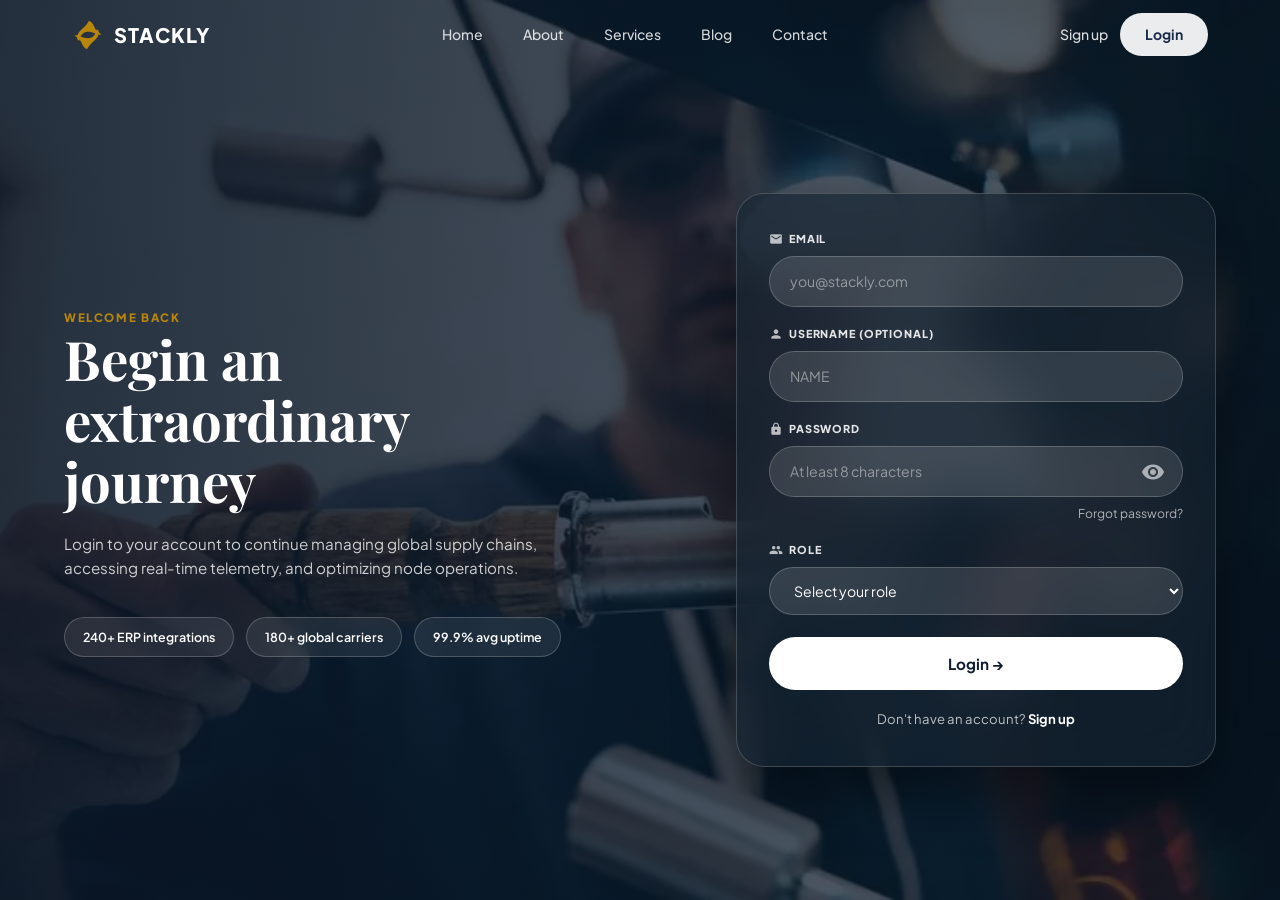
<file: login.html>
<!DOCTYPE html>
<html lang="en">
<head>
  <meta charset="UTF-8"/>
  <meta name="viewport" content="width=device-width, initial-scale=1.0"/>
  <title>Login — STACKLY Supply Chain Platform</title>
  <meta name="description" content="Login to your Stackly supply chain management account."/>
  <link rel="stylesheet" href="css/style.css"/>
  <link rel="stylesheet" href="css/auth.css"/>
  <link href="https://fonts.googleapis.com/icon?family=Material+Icons" rel="stylesheet"/>
</head>
<body class="auth-page auth-page-login">

<!-- ═══════════════════════════════════════
     NAVBAR
═══════════════════════════════════════ -->
<header class="navbar" id="navbar">
  <div class="nav-container">
    <a href="index.html" class="nav-logo" id="navLogo">
      <svg width="32" height="32" viewBox="0 0 100 100" fill="none" class="logo-icon" xmlns="http://www.w3.org/2000/svg">
        <path d="M52.5 6C48.2 14.5 40.8 23.8 32.2 30.5C21.4 38.9 15.2 49.6 16.1 60.2C16.9 64.1 19.3 67.2 22.4 68.1C23.5 62.3 25.6 53.4 33.5 46.2C42.4 38.1 56.1 38.1 72.8 45.1C82.6 49.2 88.8 50.1 91.8 48.2C85.1 43.1 73.2 35.2 69.1 23.2C65.2 13.5 60.1 7.2 52.5 6Z" fill="currentColor"/>
        <path d="M47.5 94C51.8 85.5 59.2 76.2 67.8 69.5C78.6 61.1 84.8 50.4 83.9 39.8C83.1 35.9 80.7 32.8 77.6 31.9C76.5 37.7 74.4 46.6 66.5 53.8C57.6 61.9 43.9 61.9 27.2 54.9C17.4 50.8 11.2 49.9 8.2 51.8C14.9 56.9 26.8 64.8 30.9 76.8C34.8 86.5 39.9 92.8 47.5 94Z" fill="currentColor"/>
      </svg>
      <span class="nav-logo-text">STACKLY</span>
    </a>
    <nav class="nav-links" id="navLinks">
      <a href="index.html"    class="nav-link">Home</a>
      <a href="about.html"   class="nav-link">About</a>
      <a href="services.html"class="nav-link">Services</a>
      <a href="blog.html"    class="nav-link">Blog</a>
      <a href="contact.html" class="nav-link">Contact</a>
    </nav>
    <div class="nav-actions">
      <a href="register.html" class="nav-register">Sign up</a>
      <a href="login.html"    class="nav-login-btn active">Login</a>
    </div>
    <button class="hamburger" id="hamburger" aria-label="Open menu">
      <span></span><span></span><span></span>
    </button>
  </div>
</header>

<!-- Mobile Menu -->
<div class="mobile-menu" id="mobileMenu">
  <button class="mobile-close" id="mobileClose">✕</button>
  <ul>
    <li><a href="index.html">Home</a></li>
    <li><a href="about.html">About</a></li>
    <li><a href="services.html">Services</a></li>
    <li><a href="blog.html">Blog</a></li>
    <li><a href="contact.html">Contact</a></li>
    <li><a href="register.html" class="mobile-signup-btn">Sign up →</a></li>
    <li><a href="login.html" class="mobile-login-btn">Login</a></li>
  </ul>
</div>

<!-- ═══════════════════════════════════════
     LOGIN MAIN CONTAINER
═══════════════════════════════════════ -->
<main class="auth-container">
  <!-- Left Side: Hero Content -->
  <div class="auth-hero reveal reveal-left">
    <span class="auth-eyebrow">WELCOME BACK</span>
    <h1 class="auth-title">Begin an extraordinary journey</h1>
    <p class="auth-desc">
      Login to your account to continue managing global supply chains, accessing real-time telemetry, and optimizing node operations.
    </p>
    <div class="auth-stats-row">
      <span class="auth-stat-pill">240+ ERP integrations</span>
      <span class="auth-stat-pill">180+ global carriers</span>
      <span class="auth-stat-pill">99.9% avg uptime</span>
    </div>
  </div>

  <!-- Right Side: Glassmorphic Form Card -->
  <div class="auth-card-wrap reveal reveal-right">
    <div class="auth-card">
      <form id="loginForm">
        
        <!-- EMAIL -->
        <div class="auth-field">
          <label class="auth-label" for="loginEmail">
            <span class="material-icons">email</span> EMAIL
          </label>
          <div class="auth-input-wrap">
            <input type="email" id="loginEmail" class="auth-input" placeholder="you@stackly.com" required/>
          </div>
        </div>

        <!-- USERNAME (OPTIONAL) -->
        <div class="auth-field">
          <label class="auth-label" for="loginUsername">
            <span class="material-icons">person</span> USERNAME (OPTIONAL)
          </label>
          <div class="auth-input-wrap">
            <input type="text" id="loginUsername" class="auth-input" placeholder="NAME"/>
          </div>
        </div>

        <!-- PASSWORD -->
        <div class="auth-field">
          <label class="auth-label" for="loginPassword">
            <span class="material-icons">lock</span> PASSWORD
          </label>
          <div class="auth-input-wrap">
            <input type="password" id="loginPassword" class="auth-input" placeholder="At least 8 characters" required/>
            <span class="material-icons password-toggle" onclick="togglePasswordVisibility('loginPassword', this)">visibility</span>
          </div>
          <div class="auth-forgot">
            <a href="#">Forgot password?</a>
          </div>
        </div>

        <!-- ROLE -->
        <div class="auth-field">
          <label class="auth-label" for="loginRole">
            <span class="material-icons">group</span> ROLE
          </label>
          <div class="auth-input-wrap">
            <select id="loginRole" class="auth-select" required>
              <option value="" disabled selected>Select your role</option>
              <option value="manager">Supply Chain Manager</option>
              <option value="logistics">Logistics Director</option>
              <option value="warehouse">Warehouse Admin</option>
              <option value="executive">Enterprise Executive</option>
            </select>
          </div>
        </div>

        <!-- Submit Button -->
        <button type="submit" class="auth-btn">
          Login →
        </button>

        <!-- Footer link -->
        <div class="auth-footer-text">
          Don't have an account? <a href="register.html">Sign up</a>
        </div>

      </form>
    </div>
  </div>
</main>

<script src="js/shared.js"></script>
<script>
  function togglePasswordVisibility(inputId, iconEl) {
    const input = document.getElementById(inputId);
    if (input.type === 'password') {
      input.type = 'text';
      iconEl.textContent = 'visibility_off';
    } else {
      input.type = 'password';
      iconEl.textContent = 'visibility';
    }
  }

  document.getElementById('loginForm').addEventListener('submit', function(e) {
    e.preventDefault();
    const email = document.getElementById('loginEmail').value;
    const username = document.getElementById('loginUsername').value || 'Manasasrinivas_Lingala';
    const role = document.getElementById('loginRole').value;
    
    // Save to localStorage
    localStorage.setItem('userEmail', email);
    localStorage.setItem('userUsername', username);
    localStorage.setItem('userRole', role);
    
    // Redirect to dashboard
    window.location.href = 'dashboard.html';
  });
</script>
</body>
</html>
</file>
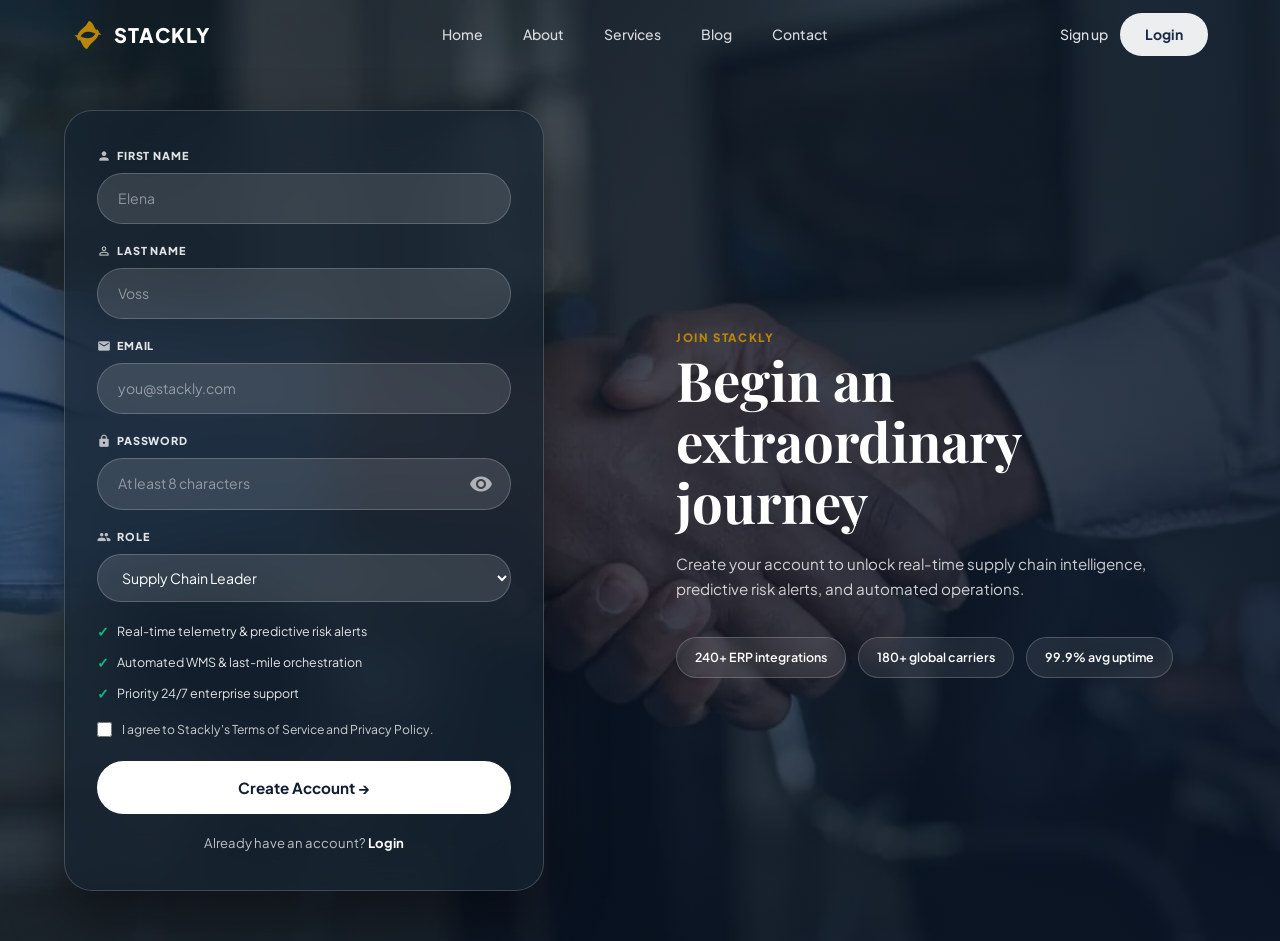
<file: register.html>
<!DOCTYPE html>
<html lang="en">
<head>
  <meta charset="UTF-8"/>
  <meta name="viewport" content="width=device-width, initial-scale=1.0"/>
  <title>Sign Up — STACKLY Supply Chain Platform</title>
  <meta name="description" content="Create your Stackly supply chain management account."/>
  <link rel="stylesheet" href="css/style.css"/>
  <link rel="stylesheet" href="css/auth.css"/>
  <link href="https://fonts.googleapis.com/icon?family=Material+Icons" rel="stylesheet"/>
</head>
<body class="auth-page auth-page-register">

<!-- ═══════════════════════════════════════
     NAVBAR
═══════════════════════════════════════ -->
<header class="navbar" id="navbar">
  <div class="nav-container">
    <a href="index.html" class="nav-logo" id="navLogo">
      <svg width="32" height="32" viewBox="0 0 100 100" fill="none" class="logo-icon" xmlns="http://www.w3.org/2000/svg">
        <path d="M52.5 6C48.2 14.5 40.8 23.8 32.2 30.5C21.4 38.9 15.2 49.6 16.1 60.2C16.9 64.1 19.3 67.2 22.4 68.1C23.5 62.3 25.6 53.4 33.5 46.2C42.4 38.1 56.1 38.1 72.8 45.1C82.6 49.2 88.8 50.1 91.8 48.2C85.1 43.1 73.2 35.2 69.1 23.2C65.2 13.5 60.1 7.2 52.5 6Z" fill="currentColor"/>
        <path d="M47.5 94C51.8 85.5 59.2 76.2 67.8 69.5C78.6 61.1 84.8 50.4 83.9 39.8C83.1 35.9 80.7 32.8 77.6 31.9C76.5 37.7 74.4 46.6 66.5 53.8C57.6 61.9 43.9 61.9 27.2 54.9C17.4 50.8 11.2 49.9 8.2 51.8C14.9 56.9 26.8 64.8 30.9 76.8C34.8 86.5 39.9 92.8 47.5 94Z" fill="currentColor"/>
      </svg>
      <span class="nav-logo-text">STACKLY</span>
    </a>
    <nav class="nav-links" id="navLinks">
      <a href="index.html"    class="nav-link">Home</a>
      <a href="about.html"   class="nav-link">About</a>
      <a href="services.html"class="nav-link">Services</a>
      <a href="blog.html"    class="nav-link">Blog</a>
      <a href="contact.html" class="nav-link">Contact</a>
    </nav>
    <div class="nav-actions">
      <a href="register.html" class="nav-register active">Sign up</a>
      <a href="login.html"    class="nav-login-btn">Login</a>
    </div>
    <button class="hamburger" id="hamburger" aria-label="Open menu">
      <span></span><span></span><span></span>
    </button>
  </div>
</header>

<!-- Mobile Menu -->
<div class="mobile-menu" id="mobileMenu">
  <button class="mobile-close" id="mobileClose">✕</button>
  <ul>
    <li><a href="index.html">Home</a></li>
    <li><a href="about.html">About</a></li>
    <li><a href="services.html">Services</a></li>
    <li><a href="blog.html">Blog</a></li>
    <li><a href="contact.html">Contact</a></li>
    <li><a href="register.html" class="mobile-signup-btn">Sign up →</a></li>
    <li><a href="login.html" class="mobile-login-btn">Login</a></li>
  </ul>
</div>

<!-- ═══════════════════════════════════════
     REGISTER MAIN CONTAINER
═══════════════════════════════════════ -->
<main class="auth-container">
  <!-- Left Side: Glassmorphic Form Card -->
  <div class="auth-card-wrap reveal reveal-left">
    <div class="auth-card">
      <form id="registerForm">
        
        <!-- FIRST NAME -->
        <div class="auth-field">
          <label class="auth-label" for="regFirstName">
            <span class="material-icons">person</span> FIRST NAME
          </label>
          <div class="auth-input-wrap">
            <input type="text" id="regFirstName" class="auth-input" placeholder="Elena" required/>
          </div>
        </div>

        <!-- LAST NAME -->
        <div class="auth-field">
          <label class="auth-label" for="regLastName">
            <span class="material-icons">person_outline</span> LAST NAME
          </label>
          <div class="auth-input-wrap">
            <input type="text" id="regLastName" class="auth-input" placeholder="Voss" required/>
          </div>
        </div>

        <!-- EMAIL -->
        <div class="auth-field">
          <label class="auth-label" for="regEmail">
            <span class="material-icons">email</span> EMAIL
          </label>
          <div class="auth-input-wrap">
            <input type="email" id="regEmail" class="auth-input" placeholder="you@stackly.com" required/>
          </div>
        </div>

        <!-- PASSWORD -->
        <div class="auth-field">
          <label class="auth-label" for="regPassword">
            <span class="material-icons">lock</span> PASSWORD
          </label>
          <div class="auth-input-wrap">
            <input type="password" id="regPassword" class="auth-input" placeholder="At least 8 characters" required/>
            <span class="material-icons password-toggle" onclick="togglePasswordVisibility('regPassword', this)">visibility</span>
          </div>
        </div>

        <!-- ROLE -->
        <div class="auth-field">
          <label class="auth-label" for="regRole">
            <span class="material-icons">group</span> ROLE
          </label>
          <div class="auth-input-wrap">
            <select id="regRole" class="auth-select" required>
              <option value="" disabled selected>Supply Chain Leader</option>
              <option value="manager">Supply Chain Manager</option>
              <option value="logistics">Logistics Director</option>
              <option value="warehouse">Warehouse Admin</option>
              <option value="executive">Enterprise Executive</option>
            </select>
          </div>
        </div>

        <!-- Checklist Bullets -->
        <div class="auth-checklist">
          <div class="auth-check-item">
            <span class="auth-check-icon">✓</span> Real-time telemetry &amp; predictive risk alerts
          </div>
          <div class="auth-check-item">
            <span class="auth-check-icon">✓</span> Automated WMS &amp; last-mile orchestration
          </div>
          <div class="auth-check-item">
            <span class="auth-check-icon">✓</span> Priority 24/7 enterprise support
          </div>
        </div>

        <!-- Terms Agreement Checkbox -->
        <div class="auth-agree-wrap">
          <input type="checkbox" id="agreeTerms" required/>
          <label for="agreeTerms">I agree to Stackly's Terms of Service and Privacy Policy.</label>
        </div>

        <!-- Submit Button -->
        <button type="submit" class="auth-btn">
          Create Account →
        </button>

        <!-- Footer link -->
        <div class="auth-footer-text">
          Already have an account? <a href="login.html">Login</a>
        </div>

      </form>
    </div>
  </div>

  <!-- Right Side: Hero Content -->
  <div class="auth-hero reveal reveal-right">
    <span class="auth-eyebrow">JOIN STACKLY</span>
    <h1 class="auth-title">Begin an extraordinary journey</h1>
    <p class="auth-desc">
      Create your account to unlock real-time supply chain intelligence, predictive risk alerts, and automated operations.
    </p>
    <div class="auth-stats-row">
      <span class="auth-stat-pill">240+ ERP integrations</span>
      <span class="auth-stat-pill">180+ global carriers</span>
      <span class="auth-stat-pill">99.9% avg uptime</span>
    </div>
  </div>
</main>

<script src="js/shared.js"></script>
<script>
  function togglePasswordVisibility(inputId, iconEl) {
    const input = document.getElementById(inputId);
    if (input.type === 'password') {
      input.type = 'text';
      iconEl.textContent = 'visibility_off';
    } else {
      input.type = 'password';
      iconEl.textContent = 'visibility';
    }
  }

  document.getElementById('registerForm').addEventListener('submit', function(e) {
    e.preventDefault();
    const firstName = document.getElementById('regFirstName').value;
    const lastName = document.getElementById('regLastName').value;
    const email = document.getElementById('regEmail').value;
    const role = document.getElementById('regRole').value;
    
    // Save to localStorage
    localStorage.setItem('userEmail', email);
    localStorage.setItem('userUsername', firstName + ' ' + lastName);
    localStorage.setItem('userRole', role);
    
    // Redirect to dashboard
    window.location.href = 'dashboard.html';
  });
</script>
</body>
</html>
</file>
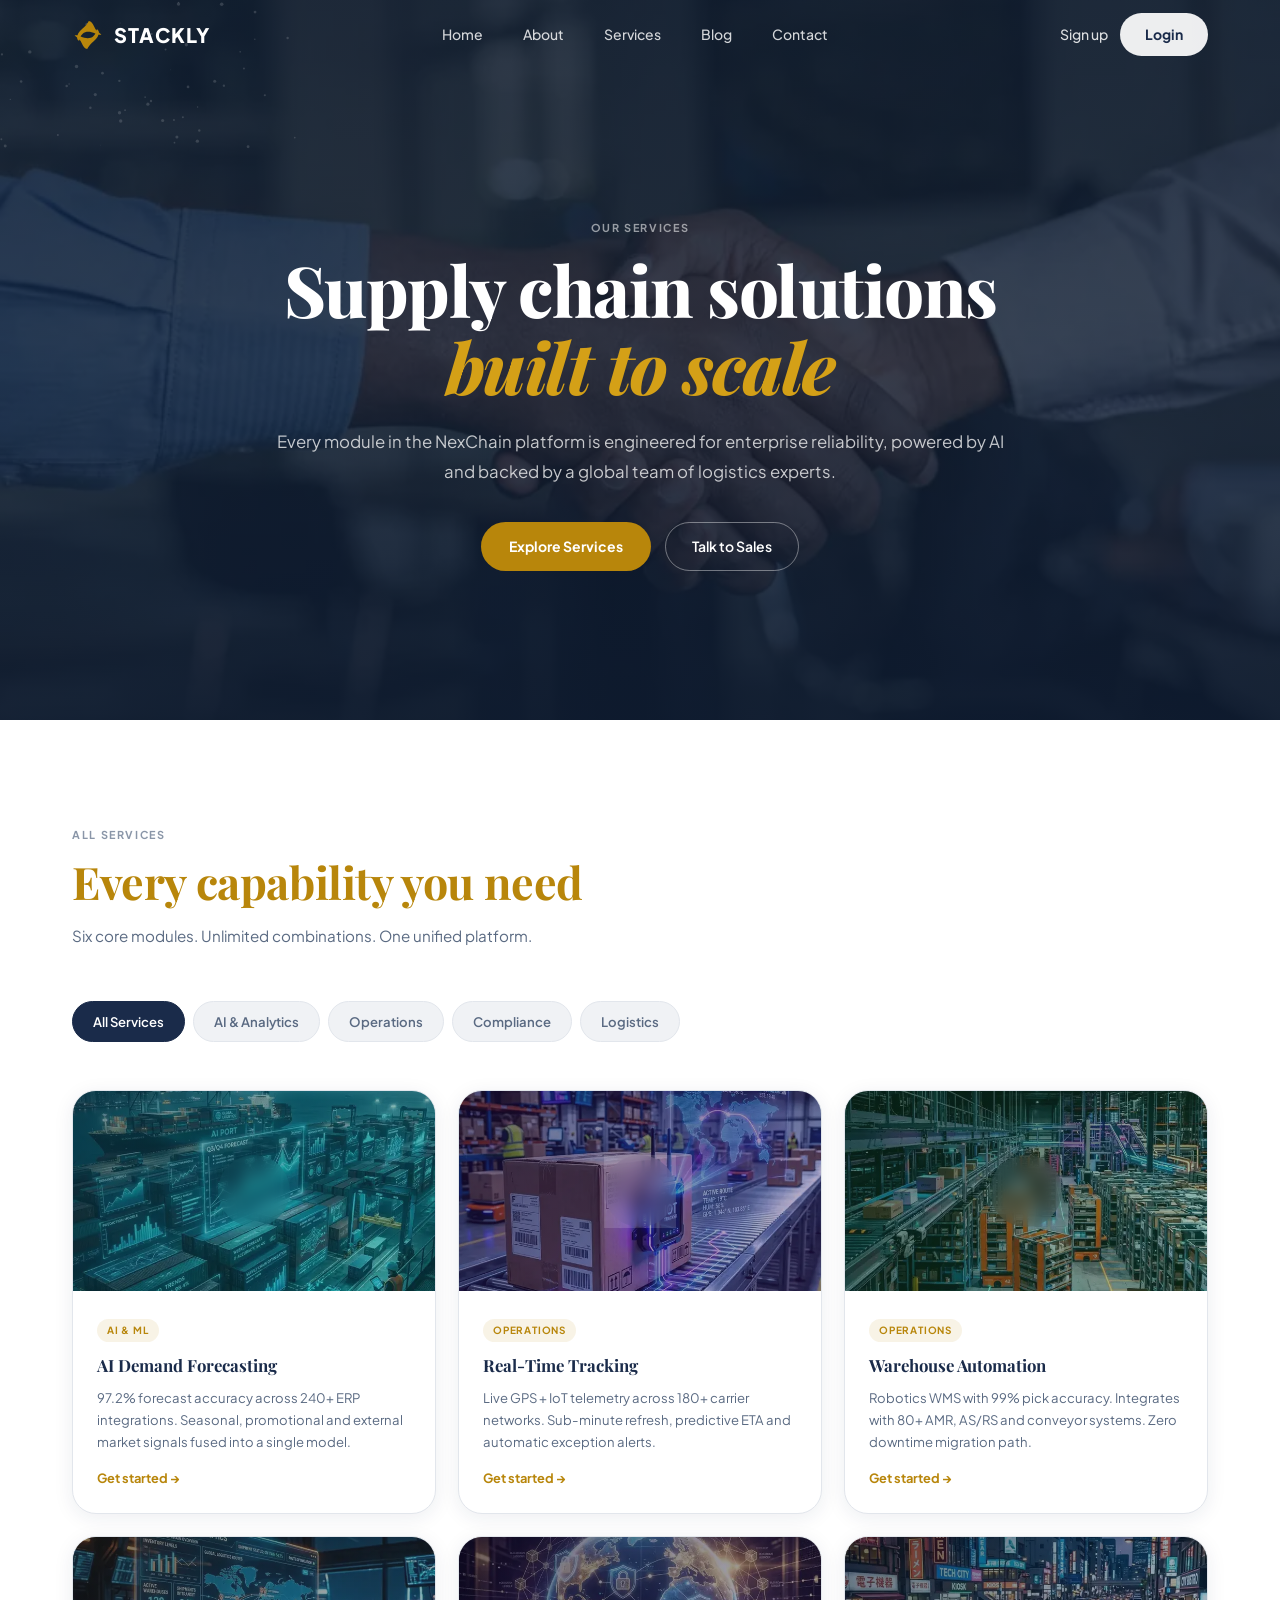
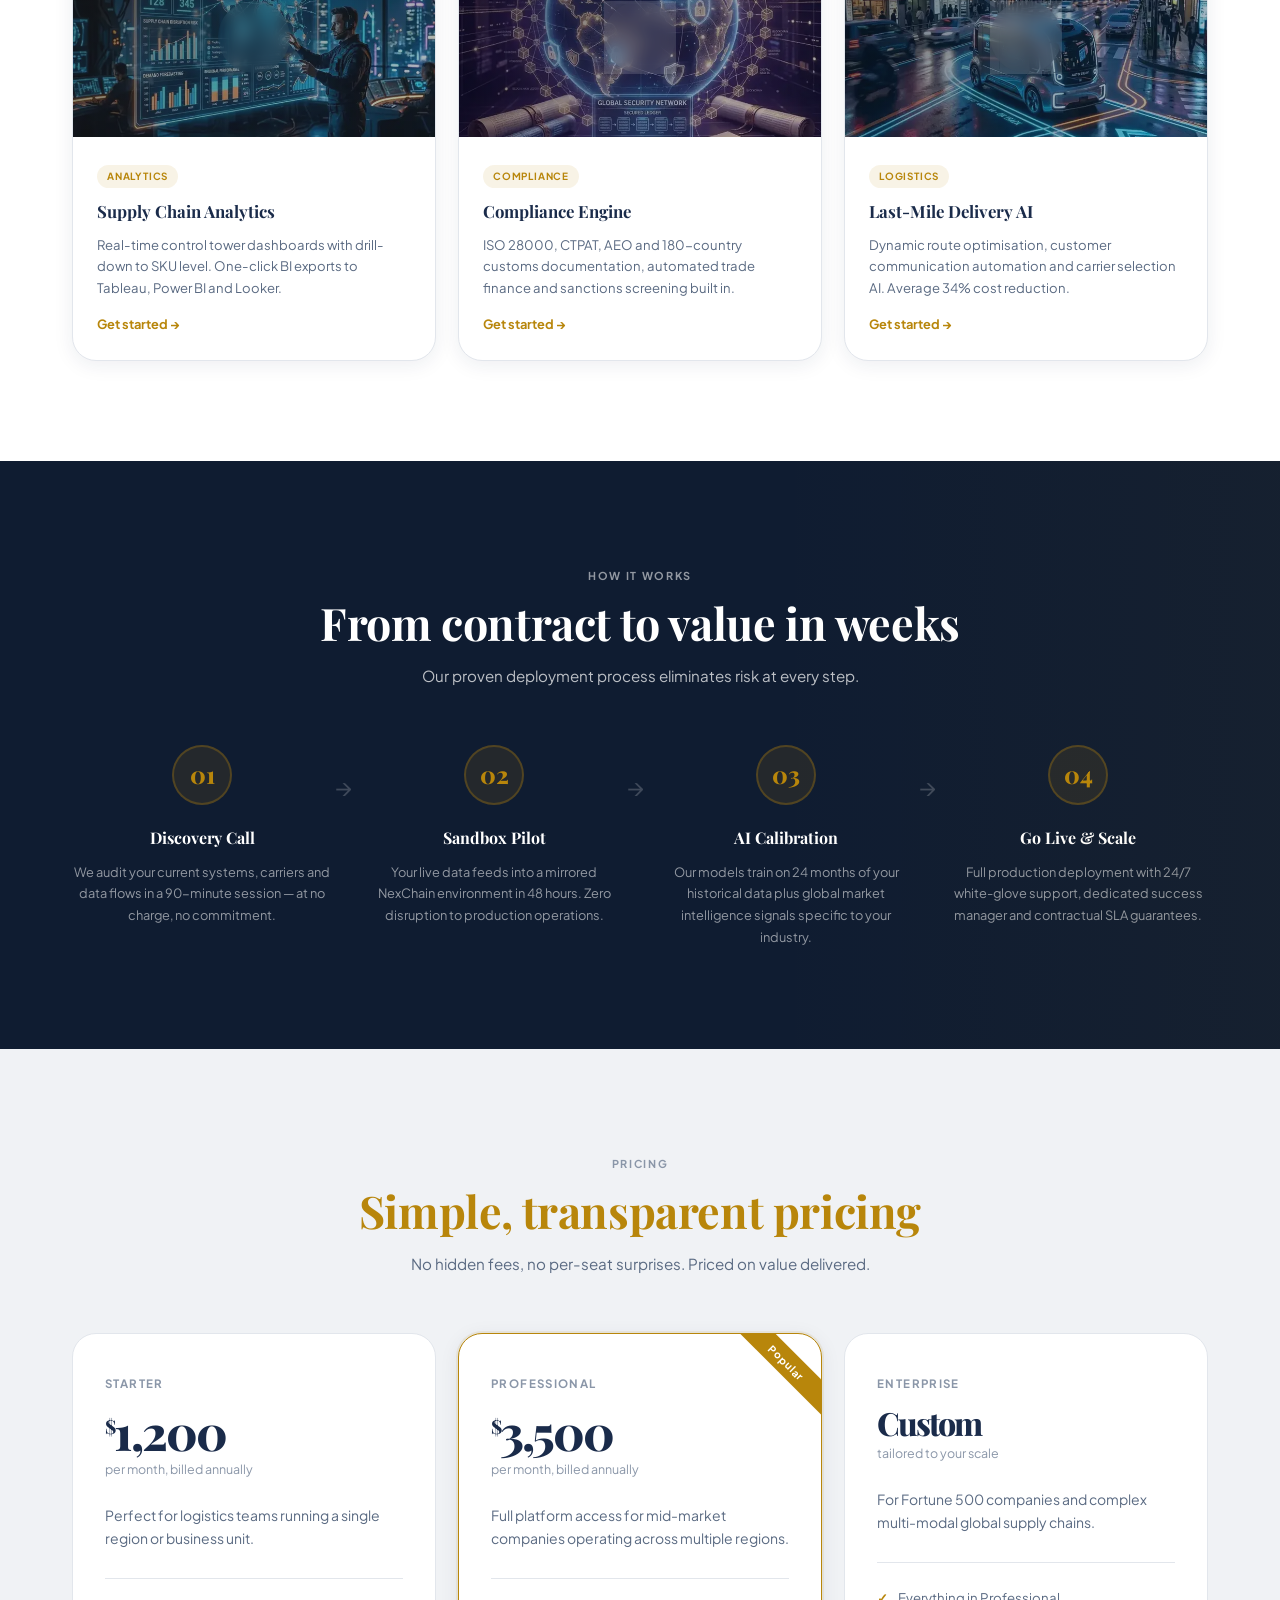
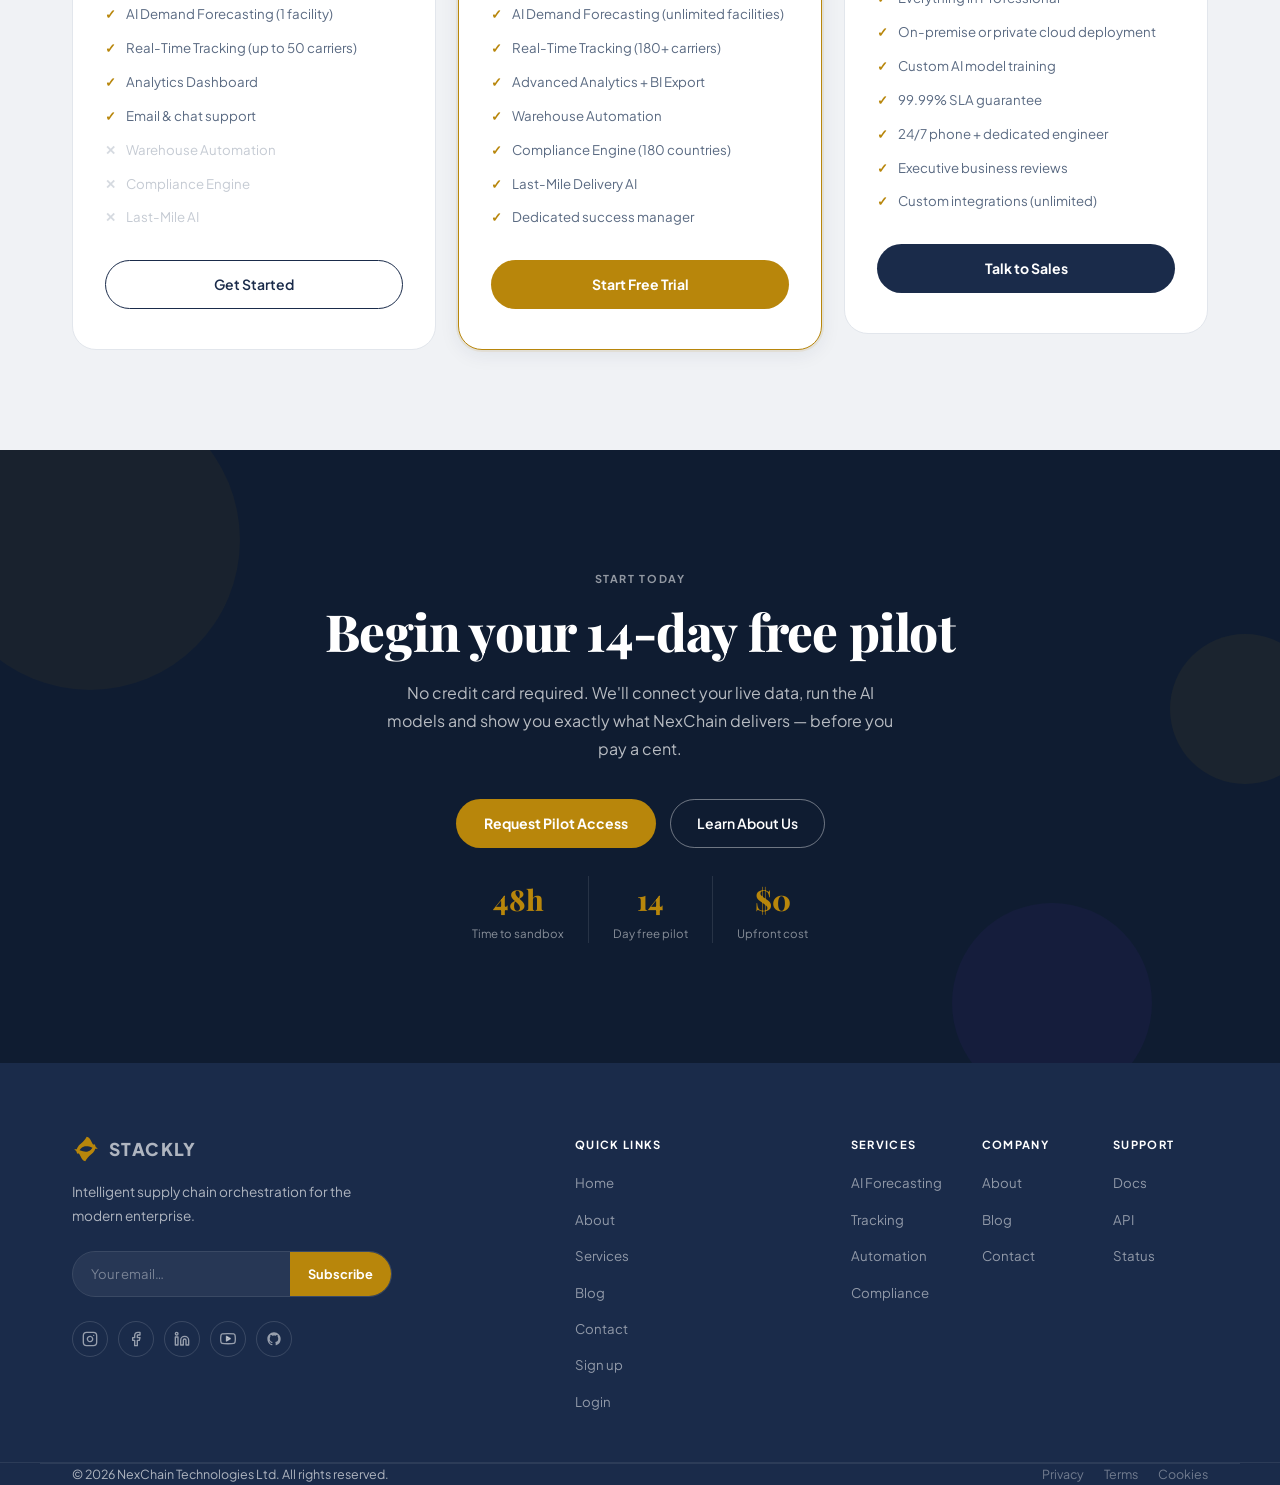
<file: services.html>
<!DOCTYPE html>
<html lang="en">
<head>
  <meta charset="UTF-8"/>
  <meta name="viewport" content="width=device-width, initial-scale=1.0"/>
  <title>Services — NexChain Supply Chain Platform</title>
  <meta name="description" content="Explore NexChain's full suite of supply chain services: AI forecasting, real-time tracking, warehouse automation, compliance, last-mile delivery and more."/>
  <link rel="stylesheet" href="css/style.css"/>
  <link rel="stylesheet" href="css/services.css"/>
  <link href="https://fonts.googleapis.com/icon?family=Material+Icons" rel="stylesheet"/>
</head>
<body>

<!-- ═══ NAVBAR ═══ -->
<header class="navbar" id="navbar">
  <div class="nav-container">
    <a href="index.html" class="nav-logo">
      <svg width="32" height="32" viewBox="0 0 100 100" fill="none" class="logo-icon" xmlns="http://www.w3.org/2000/svg">
        <path d="M52.5 6C48.2 14.5 40.8 23.8 32.2 30.5C21.4 38.9 15.2 49.6 16.1 60.2C16.9 64.1 19.3 67.2 22.4 68.1C23.5 62.3 25.6 53.4 33.5 46.2C42.4 38.1 56.1 38.1 72.8 45.1C82.6 49.2 88.8 50.1 91.8 48.2C85.1 43.1 73.2 35.2 69.1 23.2C65.2 13.5 60.1 7.2 52.5 6Z" fill="currentColor"/>
        <path d="M47.5 94C51.8 85.5 59.2 76.2 67.8 69.5C78.6 61.1 84.8 50.4 83.9 39.8C83.1 35.9 80.7 32.8 77.6 31.9C76.5 37.7 74.4 46.6 66.5 53.8C57.6 61.9 43.9 61.9 27.2 54.9C17.4 50.8 11.2 49.9 8.2 51.8C14.9 56.9 26.8 64.8 30.9 76.8C34.8 86.5 39.9 92.8 47.5 94Z" fill="currentColor"/>
      </svg>
      <span class="nav-logo-text">STACKLY</span>
    </a>
    <nav class="nav-links">
      <a href="index.html"    class="nav-link">Home</a>
      <a href="about.html"   class="nav-link">About</a>
      <a href="services.html"class="nav-link active">Services</a>
      <a href="blog.html"    class="nav-link">Blog</a>
      <a href="contact.html" class="nav-link">Contact</a>
    </nav>
    <div class="nav-actions">
      <a href="register.html" class="nav-register">Sign up</a>
      <a href="login.html" class="nav-login-btn">Login</a>
    </div>
    <button class="hamburger" id="hamburger"><span></span><span></span><span></span></button>
  </div>
</header>
<div class="mobile-menu" id="mobileMenu">
  <button class="mobile-close" id="mobileClose">✕</button>
  <ul>
    <li><a href="index.html">Home</a></li>
    <li><a href="about.html">About</a></li>
    <li><a href="services.html">Services</a></li>
    <li><a href="blog.html">Blog</a></li>
    <li><a href="contact.html">Contact</a></li>
    <li><a href="register.html" class="mobile-signup-btn">Sign up →</a></li>
    <li><a href="login.html" class="mobile-login-btn">Login</a></li>
  </ul>
</div>

<!-- ═══════════════════════════════════════
     SECTION 1 — VIDEO HERO
═══════════════════════════════════════ -->
<section class="srv-hero" id="home">
  <!-- Background WebP hero image -->
  <img class="srv-hero-video" src="images/about_hero.webp?v=2" alt="Services Hero" style="object-fit:cover;width:100%;height:100%;position:absolute;inset:0;"/>
  <div class="srv-hero-overlay"></div>
  <canvas class="particle-canvas" id="srvCanvas"></canvas>
  <div class="srv-hero-content container">
    <span class="section-eye" style="margin-bottom:14px;display:block">OUR SERVICES</span>
    <h1>Supply chain solutions <em>built to scale</em></h1>
    <p>Every module in the NexChain platform is engineered for enterprise reliability, powered by AI and backed by a global team of logistics experts.</p>
    <div class="srv-hero-btns">
      <a href="#pricing" class="btn-gold">Explore Services</a>
      <a href="contact.html" class="btn-outline-white">Talk to Sales</a>
    </div>
  </div>
</section>

<!-- ═══════════════════════════════════════
     SECTION 2 — SERVICES GRID
═══════════════════════════════════════ -->
<section class="services-grid-section" id="services">
  <div class="container">
    <div class="section-header reveal">
      <span class="section-eye">ALL SERVICES</span>
      <h2 class="section-title">Every capability you need</h2>
      <p class="section-sub">Six core modules. Unlimited combinations. One unified platform.</p>
    </div>
    <!-- Filter tabs -->
    <div class="filter-tabs reveal">
      <button class="filter-tab active" data-filter="all">All Services</button>
      <button class="filter-tab" data-filter="ai">AI &amp; Analytics</button>
      <button class="filter-tab" data-filter="ops">Operations</button>
      <button class="filter-tab" data-filter="compliance">Compliance</button>
      <button class="filter-tab" data-filter="logistics">Logistics</button>
    </div>
    <!-- Grid -->
    <div class="srv-grid">
      <!-- 1 -->
      <div class="srv-card reveal stagger-1" data-cat="ai">
        <div class="srv-card-img srv-img-1">
          <div class="srv-card-icon-wrap">
            <span class="material-icons mi">psychology</span>
          </div>
        </div>
        <div class="srv-card-body">
          <span class="srv-card-tag">AI &amp; ML</span>
          <h3>AI Demand Forecasting</h3>
          <p>97.2% forecast accuracy across 240+ ERP integrations. Seasonal, promotional and external market signals fused into a single model.</p>
          <a href="contact.html" class="srv-card-link">Get started →</a>
        </div>
      </div>
      <!-- 2 -->
      <div class="srv-card reveal stagger-2" data-cat="ops">
        <div class="srv-card-img srv-img-2">
          <div class="srv-card-icon-wrap">
            <span class="material-icons mi">location_on</span>
          </div>
        </div>
        <div class="srv-card-body">
          <span class="srv-card-tag">Operations</span>
          <h3>Real-Time Tracking</h3>
          <p>Live GPS + IoT telemetry across 180+ carrier networks. Sub-minute refresh, predictive ETA and automatic exception alerts.</p>
          <a href="contact.html" class="srv-card-link">Get started →</a>
        </div>
      </div>
      <!-- 3 -->
      <div class="srv-card reveal stagger-3" data-cat="ops">
        <div class="srv-card-img srv-img-3">
          <div class="srv-card-icon-wrap">
            <span class="material-icons mi">precision_manufacturing</span>
          </div>
        </div>
        <div class="srv-card-body">
          <span class="srv-card-tag">Operations</span>
          <h3>Warehouse Automation</h3>
          <p>Robotics WMS with 99% pick accuracy. Integrates with 80+ AMR, AS/RS and conveyor systems. Zero downtime migration path.</p>
          <a href="contact.html" class="srv-card-link">Get started →</a>
        </div>
      </div>
      <!-- 4 -->
      <div class="srv-card reveal stagger-1" data-cat="ai">
        <div class="srv-card-img srv-img-4">
          <div class="srv-card-icon-wrap">
            <span class="material-icons mi">bar_chart</span>
          </div>
        </div>
        <div class="srv-card-body">
          <span class="srv-card-tag">Analytics</span>
          <h3>Supply Chain Analytics</h3>
          <p>Real-time control tower dashboards with drill-down to SKU level. One-click BI exports to Tableau, Power BI and Looker.</p>
          <a href="contact.html" class="srv-card-link">Get started →</a>
        </div>
      </div>
      <!-- 5 -->
      <div class="srv-card reveal stagger-2" data-cat="compliance">
        <div class="srv-card-img srv-img-5">
          <div class="srv-card-icon-wrap">
            <span class="material-icons mi">gavel</span>
          </div>
        </div>
        <div class="srv-card-body">
          <span class="srv-card-tag">Compliance</span>
          <h3>Compliance Engine</h3>
          <p>ISO 28000, CTPAT, AEO and 180-country customs documentation, automated trade finance and sanctions screening built in.</p>
          <a href="contact.html" class="srv-card-link">Get started →</a>
        </div>
      </div>
      <!-- 6 -->
      <div class="srv-card reveal stagger-3" data-cat="logistics">
        <div class="srv-card-img srv-img-6">
          <div class="srv-card-icon-wrap">
            <span class="material-icons mi">local_shipping</span>
          </div>
        </div>
        <div class="srv-card-body">
          <span class="srv-card-tag">Logistics</span>
          <h3>Last-Mile Delivery AI</h3>
          <p>Dynamic route optimisation, customer communication automation and carrier selection AI. Average 34% cost reduction.</p>
          <a href="contact.html" class="srv-card-link">Get started →</a>
        </div>
      </div>
    </div>
  </div>
</section>

<!-- ═══════════════════════════════════════
     SECTION 3 — HOW IT WORKS
═══════════════════════════════════════ -->
<section class="how" id="how">
  <div class="container">
    <div class="section-header center reveal">
      <span class="section-eye light">HOW IT WORKS</span>
      <h2 class="section-title white">From contract to value in weeks</h2>
      <p class="section-sub light" style="margin:0 auto">Our proven deployment process eliminates risk at every step.</p>
    </div>
    <div class="how-steps">
      <div class="how-step reveal stagger-1">
        <div class="how-num">01</div>
        <h4>Discovery Call</h4>
        <p>We audit your current systems, carriers and data flows in a 90-minute session — at no charge, no commitment.</p>
      </div>
      <div class="how-step reveal stagger-2">
        <div class="how-num">02</div>
        <h4>Sandbox Pilot</h4>
        <p>Your live data feeds into a mirrored NexChain environment in 48 hours. Zero disruption to production operations.</p>
      </div>
      <div class="how-step reveal stagger-3">
        <div class="how-num">03</div>
        <h4>AI Calibration</h4>
        <p>Our models train on 24 months of your historical data plus global market intelligence signals specific to your industry.</p>
      </div>
      <div class="how-step reveal stagger-4">
        <div class="how-num">04</div>
        <h4>Go Live &amp; Scale</h4>
        <p>Full production deployment with 24/7 white-glove support, dedicated success manager and contractual SLA guarantees.</p>
      </div>
    </div>
  </div>
</section>

<!-- ═══════════════════════════════════════
     SECTION 4 — PRICING
═══════════════════════════════════════ -->
<section class="pricing" id="pricing">
  <div class="container">
    <div class="section-header center reveal">
      <span class="section-eye">PRICING</span>
      <h2 class="section-title">Simple, transparent pricing</h2>
      <p class="section-sub" style="margin:0 auto">No hidden fees, no per-seat surprises. Priced on value delivered.</p>
    </div>
    <div class="pricing-grid">
      <!-- Starter -->
      <div class="price-card reveal stagger-1">
        <div class="price-tier">Starter</div>
        <div class="price-val"><sup>$</sup>1,200</div>
        <div class="price-period">per month, billed annually</div>
        <div class="price-desc">Perfect for logistics teams running a single region or business unit.</div>
        <div class="price-divider"></div>
        <div class="price-features">
          <div class="price-feat">AI Demand Forecasting (1 facility)</div>
          <div class="price-feat">Real-Time Tracking (up to 50 carriers)</div>
          <div class="price-feat">Analytics Dashboard</div>
          <div class="price-feat">Email &amp; chat support</div>
          <div class="price-feat no">Warehouse Automation</div>
          <div class="price-feat no">Compliance Engine</div>
          <div class="price-feat no">Last-Mile AI</div>
        </div>
        <a href="contact.html" class="btn-outline" style="width:100%;justify-content:center">Get Started</a>
      </div>
      <!-- Professional (popular) -->
      <div class="price-card popular reveal stagger-2">
        <div class="popular-badge">Popular</div>
        <div class="price-tier">Professional</div>
        <div class="price-val"><sup>$</sup>3,500</div>
        <div class="price-period">per month, billed annually</div>
        <div class="price-desc">Full platform access for mid-market companies operating across multiple regions.</div>
        <div class="price-divider"></div>
        <div class="price-features">
          <div class="price-feat">AI Demand Forecasting (unlimited facilities)</div>
          <div class="price-feat">Real-Time Tracking (180+ carriers)</div>
          <div class="price-feat">Advanced Analytics + BI Export</div>
          <div class="price-feat">Warehouse Automation</div>
          <div class="price-feat">Compliance Engine (180 countries)</div>
          <div class="price-feat">Last-Mile Delivery AI</div>
          <div class="price-feat">Dedicated success manager</div>
        </div>
        <a href="register.html" class="btn-gold" style="width:100%;justify-content:center">Start Free Trial</a>
      </div>
      <!-- Enterprise -->
      <div class="price-card reveal stagger-3">
        <div class="price-tier">Enterprise</div>
        <div class="price-val" style="font-size:2rem">Custom</div>
        <div class="price-period">tailored to your scale</div>
        <div class="price-desc">For Fortune 500 companies and complex multi-modal global supply chains.</div>
        <div class="price-divider"></div>
        <div class="price-features">
          <div class="price-feat">Everything in Professional</div>
          <div class="price-feat">On-premise or private cloud deployment</div>
          <div class="price-feat">Custom AI model training</div>
          <div class="price-feat">99.99% SLA guarantee</div>
          <div class="price-feat">24/7 phone + dedicated engineer</div>
          <div class="price-feat">Executive business reviews</div>
          <div class="price-feat">Custom integrations (unlimited)</div>
        </div>
        <a href="contact.html" class="btn-navy" style="width:100%;justify-content:center">Talk to Sales</a>
      </div>
    </div>
  </div>
</section>

<!-- ═══════════════════════════════════════
     SECTION 5 — CTA (floating shapes)
═══════════════════════════════════════ -->
<section class="srv-cta" id="cta">
  <div class="srv-cta-shapes">
    <div class="shape shape-1"></div>
    <div class="shape shape-2"></div>
    <div class="shape shape-3"></div>
  </div>
  <div class="container srv-cta-content">
    <div class="reveal" style="max-width:640px;margin:0 auto">
      <span class="section-eye light" style="display:block;margin-bottom:14px">START TODAY</span>
      <h2>Begin your 14-day free pilot</h2>
      <p>No credit card required. We'll connect your live data, run the AI models and show you exactly what NexChain delivers — before you pay a cent.</p>
      <div class="srv-cta-btns">
        <a href="contact.html" class="btn-gold">Request Pilot Access</a>
        <a href="about.html" class="btn-outline-white">Learn About Us</a>
      </div>
      <div style="margin-top:28px;display:flex;gap:24px;justify-content:center;flex-wrap:wrap;">
        <div style="text-align:center;">
          <div style="font-family:'Playfair Display',serif;font-size:1.8rem;font-weight:800;color:var(--gold)">48h</div>
          <div style="font-size:0.72rem;color:rgba(255,255,255,0.5)">Time to sandbox</div>
        </div>
        <div style="width:1px;background:rgba(255,255,255,0.1)"></div>
        <div style="text-align:center;">
          <div style="font-family:'Playfair Display',serif;font-size:1.8rem;font-weight:800;color:var(--gold)">14</div>
          <div style="font-size:0.72rem;color:rgba(255,255,255,0.5)">Day free pilot</div>
        </div>
        <div style="width:1px;background:rgba(255,255,255,0.1)"></div>
        <div style="text-align:center;">
          <div style="font-family:'Playfair Display',serif;font-size:1.8rem;font-weight:800;color:var(--gold)">$0</div>
          <div style="font-size:0.72rem;color:rgba(255,255,255,0.5)">Upfront cost</div>
        </div>
      </div>
    </div>
  </div>
</section>

<!-- ═══ FOOTER ═══ -->
<footer class="footer">
  <div class="footer-top">
    <div class="footer-brand">
      <a href="index.html" class="footer-logo" style="text-decoration: none; color: inherit;">
        <svg width="28" height="28" viewBox="0 0 100 100" fill="none" class="logo-icon" xmlns="http://www.w3.org/2000/svg">
          <path d="M52.5 6C48.2 14.5 40.8 23.8 32.2 30.5C21.4 38.9 15.2 49.6 16.1 60.2C16.9 64.1 19.3 67.2 22.4 68.1C23.5 62.3 25.6 53.4 33.5 46.2C42.4 38.1 56.1 38.1 72.8 45.1C82.6 49.2 88.8 50.1 91.8 48.2C85.1 43.1 73.2 35.2 69.1 23.2C65.2 13.5 60.1 7.2 52.5 6Z" fill="currentColor"/>
          <path d="M47.5 94C51.8 85.5 59.2 76.2 67.8 69.5C78.6 61.1 84.8 50.4 83.9 39.8C83.1 35.9 80.7 32.8 77.6 31.9C76.5 37.7 74.4 46.6 66.5 53.8C57.6 61.9 43.9 61.9 27.2 54.9C17.4 50.8 11.2 49.9 8.2 51.8C14.9 56.9 26.8 64.8 30.9 76.8C34.8 86.5 39.9 92.8 47.5 94Z" fill="currentColor"/>
        </svg>
        STACKLY
      </a>
      <p>Intelligent supply chain orchestration for the modern enterprise.</p>
      <div class="footer-nl">
        <input type="email" placeholder="Your email…" id="newsletterEmail"/>
        <button id="newsletterBtn">Subscribe</button>
      </div>
                  <div class="footer-social">
        <a class="fsoc" href="https://www.instagram.com/" target="_blank" rel="noopener noreferrer" aria-label="Instagram">
          <svg width="16" height="16" viewBox="0 0 24 24" fill="none" stroke="currentColor" stroke-width="2" stroke-linecap="round" stroke-linejoin="round"><rect x="2" y="2" width="20" height="20" rx="5" ry="5"></rect><path d="M16 11.37A4 4 0 1 1 12.63 8 4 4 0 0 1 16 11.37z"></path><line x1="17.5" y1="6.5" x2="17.51" y2="6.5"></line></svg>
        </a>
        <a class="fsoc" href="https://www.facebook.com/" target="_blank" rel="noopener noreferrer" aria-label="Facebook">
          <svg width="16" height="16" viewBox="0 0 24 24" fill="none" stroke="currentColor" stroke-width="2" stroke-linecap="round" stroke-linejoin="round"><path d="M18 2h-3a5 5 0 0 0-5 5v3H7v4h3v8h4v-8h3l1-4h-4V7a1 1 0 0 1 1-1h3z"></path></svg>
        </a>
        <a class="fsoc" href="https://www.linkedin.com/" target="_blank" rel="noopener noreferrer" aria-label="LinkedIn">
          <svg width="16" height="16" viewBox="0 0 24 24" fill="none" stroke="currentColor" stroke-width="2" stroke-linecap="round" stroke-linejoin="round"><path d="M16 8a6 6 0 0 1 6 6v7h-4v-7a2 2 0 0 0-2-2 2 2 0 0 0-2 2v7h-4v-7a6 6 0 0 1 6-6z"></path><rect x="2" y="9" width="4" height="12"></rect><circle cx="4" cy="4" r="2"></circle></svg>
        </a>
        <a class="fsoc" href="https://www.youtube.com/" target="_blank" rel="noopener noreferrer" aria-label="YouTube">
          <svg width="16" height="16" viewBox="0 0 24 24" fill="none" stroke="currentColor" stroke-width="2" stroke-linecap="round" stroke-linejoin="round"><path d="M22.54 6.42a2.78 2.78 0 0 0-1.95-1.96C18.88 4 12 4 12 4s-6.88 0-8.59.46a2.78 2.78 0 0 0-1.95 1.96A29 29 0 0 0 1 11.54a29 29 0 0 0 .46 5.12 2.78 2.78 0 0 0 1.95 1.96C5.12 19.08 12 19.08 12 19.08s6.88 0 8.59-.46a2.78 2.78 0 0 0 1.95-1.96 29 29 0 0 0 .46-5.12 29 29 0 0 0-.46-5.12z"></path><polygon points="9.75 15.02 15.5 11.54 9.75 8.06 9.75 15.02" fill="currentColor"></polygon></svg>
        </a>
        <a class="fsoc" href="https://github.com/lingalamanasa/supply-chain-management-theme" target="_blank" rel="noopener noreferrer" aria-label="GitHub">
          <svg width="16" height="16" viewBox="0 0 24 24" fill="currentColor"><path d="M12 2C6.477 2 2 6.484 2 12.017c0 4.425 2.865 8.18 6.839 9.504.5.092.682-.217.682-.483 0-.237-.008-.868-.013-1.703-2.782.605-3.369-1.343-3.369-1.343-.454-1.158-1.11-1.466-1.11-1.466-.908-.62.069-.608.069-.608 1.003.07 1.531 1.032 1.531 1.032.892 1.53 2.341 1.088 2.91.832.092-.647.35-1.088.636-1.338-2.22-.253-4.555-1.113-4.555-4.951 0-1.093.39-1.988 1.029-2.688-.103-.253-.446-1.272.098-2.65 0 0 .84-.27 2.75 1.026A9.564 9.564 0 0112 6.844c.85.004 1.705.115 2.504.337 1.909-1.296 2.747-1.027 2.747-1.027.546 1.379.202 2.398.1 2.651.64.7 1.028 1.595 1.028 2.688 0 3.848-2.339 4.695-4.566 4.943.359.309.678.92.678 1.855 0 1.338-.012 2.419-.012 2.747 0 .268.18.58.688.482A10.019 10.019 0 0022 12.017C22 6.484 17.522 2 12 2z"/></svg>
        </a>
      </div>
    </div>
    <!-- Quick Links column -->
    <div class="fl-col">
      <h5>Quick Links</h5>
      <ul>
        <li><a href="index.html">Home</a></li>
        <li><a href="about.html">About</a></li>
        <li><a href="services.html">Services</a></li>
        <li><a href="blog.html">Blog</a></li>
        <li><a href="contact.html">Contact</a></li>
        <li><a href="register.html">Sign up</a></li>
        <li><a href="login.html">Login</a></li>
      </ul>
    </div>
    <div class="footer-links">
      <div class="fl-col">
        <h5>Services</h5>
        <ul>
          <li><a href="services.html">AI Forecasting</a></li>
          <li><a href="services.html">Tracking</a></li>
          <li><a href="services.html">Automation</a></li>
          <li><a href="services.html">Compliance</a></li>
        </ul>
      </div>
      <div class="fl-col">
        <h5>Company</h5>
        <ul>
          <li><a href="about.html">About</a></li>
          <li><a href="blog.html">Blog</a></li>
          <li><a href="contact.html">Contact</a></li>
        </ul>
      </div>
      <div class="fl-col">
        <h5>Support</h5>
        <ul>
          <li><a href="#">Docs</a></li>
          <li><a href="#">API</a></li>
          <li><a href="#">Status</a></li>
        </ul>
      </div>
    </div>
  </div>
  <div style="border-top:1px solid rgba(255,255,255,0.08)">
    <div class="footer-bottom container">
      <p>© 2026 NexChain Technologies Ltd. All rights reserved.</p>
      <div class="footer-legal">
        <a href="#">Privacy</a><a href="#">Terms</a><a href="#">Cookies</a>
      </div>
    </div>
  </div>
</footer>

<script src="js/shared.js"></script>
<script>
/* Services page particle canvas */
(function(){
  const canvas = document.getElementById('srvCanvas');
  if(!canvas) return;
  const ctx = canvas.getContext('2d');
  let W, H, pts=[];
  function resize(){ W=canvas.width=canvas.offsetWidth; H=canvas.height=canvas.offsetHeight; }
  window.addEventListener('resize',resize); resize();
  for(let i=0;i<50;i++) pts.push({x:Math.random()*W,y:Math.random()*H,vx:(Math.random()-.5)*.28,vy:(Math.random()-.5)*.28,r:Math.random()*1.4+.4});
  function draw(){
    ctx.clearRect(0,0,W,H);
    pts.forEach(p=>{
      p.x+=p.vx; p.y+=p.vy;
      if(p.x<0)p.x=W; if(p.x>W)p.x=0;
      if(p.y<0)p.y=H; if(p.y>H)p.y=0;
      ctx.beginPath(); ctx.arc(p.x,p.y,p.r,0,Math.PI*2);
      ctx.fillStyle='rgba(255,255,255,0.15)'; ctx.fill();
    });
    requestAnimationFrame(draw);
  }
  draw();
})();

/* Filter tabs */
document.querySelectorAll('.filter-tab').forEach(tab=>{
  tab.addEventListener('click',()=>{
    document.querySelectorAll('.filter-tab').forEach(t=>t.classList.remove('active'));
    tab.classList.add('active');
    const filter = tab.dataset.filter;
    document.querySelectorAll('.srv-card').forEach(card=>{
      const cat = card.dataset.cat;
      card.style.opacity = (filter==='all' || cat===filter) ? '1' : '0.25';
      card.style.transform = (filter==='all' || cat===filter) ? '' : 'scale(0.97)';
    });
  });
});

/* Pricing card hover glow */
document.querySelectorAll('.price-card').forEach(card=>{
  card.addEventListener('mouseenter',()=>{
    if(!card.classList.contains('popular'))
      card.style.borderColor='rgba(26,43,74,0.25)';
  });
  card.addEventListener('mouseleave',()=>{
    if(!card.classList.contains('popular'))
      card.style.borderColor='';
  });
});
</script>
</body>
</html>
</file>
<file: css/style.css>
/* =====================================================
   NexChain — Shared Design System
   Stackly-inspired · Navy + Gold · Light editorial
   ===================================================== */

@import url('https://fonts.googleapis.com/css2?family=Playfair+Display:ital,wght@0,400;0,600;0,700;0,800;1,400;1,700&family=Plus+Jakarta+Sans:wght@300;400;500;600;700;800&display=swap');

/* ── Reset ── */
*, *::before, *::after { box-sizing: border-box; margin: 0; padding: 0; }
html {
  scroll-behavior: smooth;
  font-size: 16px;
  width: 100%;
  max-width: 100vw;
  overflow-x: hidden !important;
}
body {
  font-family: 'Plus Jakarta Sans', sans-serif;
  background: #0f1c31;
  color: #1a2b4a;
  width: 100%;
  max-width: 100vw;
  overflow-x: hidden !important;
  position: relative;
  line-height: 1.65;
}
a { text-decoration: none; color: inherit; }
img { max-width: 100%; height: auto; display: block; }
canvas { max-width: 100% !important; }
ul { list-style: none; }
button { border: none; background: none; font: inherit; cursor: pointer; }
input, textarea, select { border: none; outline: none; font: inherit; }

/* ── Variables ── */
:root {
  --navy:       #1a2b4a;
  --navy-light: #2d3e5e;
  --navy-dark:  #0f1c31;
  --gold:       #b8860b;
  --gold-light: #d4a017;
  --gold-pale:  rgba(184,134,11,0.10);
  --bg:         #f0f2f5;
  --bg-white:   #ffffff;
  --text:       #1a2b4a;
  --text-sec:   #5a6a82;
  --text-muted: #8a96a8;
  --border:     #e2e6ec;
  --border-dk:  #c8d0dc;
  --radius:     16px;
  --radius-lg:  24px;
  --shadow:     0 4px 20px rgba(26,43,74,0.08);
  --shadow-hov: 0 10px 36px rgba(26,43,74,0.16);
  --trans:      all 0.3s cubic-bezier(0.4,0,0.2,1);
  --container:  1200px;
  --nav-h:      70px;
}

/* ════════════════════════════════════════
   NAVBAR — Stackly exact match
════════════════════════════════════════ */
.navbar {
  position: fixed;
  top: 0; left: 0; right: 0;
  height: var(--nav-h);
  background: transparent;
  backdrop-filter: blur(0px);
  border-bottom: 1px solid transparent;
  z-index: 1000;
  transition: background 0.4s ease, border-color 0.4s ease, backdrop-filter 0.4s ease, box-shadow 0.4s ease;
}
.navbar.scrolled {
  background: rgba(255,255,255,0.97);
  backdrop-filter: blur(20px);
  -webkit-backdrop-filter: blur(20px);
  border-bottom: 1px solid var(--border);
  box-shadow: 0 2px 20px rgba(26,43,74,0.07);
}
.nav-container {
  max-width: var(--container);
  margin: 0 auto;
  padding: 0 32px;
  height: 100%;
  display: flex;
  align-items: center;
  gap: 16px;
}
/* Logo */
.nav-logo {
  display: flex;
  align-items: center;
  gap: 10px;
  flex-shrink: 0;
  text-decoration: none;
  line-height: 1;
}
.nav-logo svg {
  width: 32px;
  height: 32px;
  flex-shrink: 0;
  color: var(--gold);
  fill: currentColor;
  display: block;
}
.nav-logo-text {
  font-family: 'Plus Jakarta Sans', sans-serif;
  font-size: 1.25rem;
  font-weight: 800;
  letter-spacing: 0.06em;
  color: #ffffff;
  transition: color 0.3s ease;
  line-height: 1;
}
.navbar.scrolled .nav-logo svg {
  color: var(--gold);
  fill: currentColor;
}
.navbar.scrolled .nav-logo-text {
  color: var(--navy);
}
/* Nav links */
.nav-links {
  display: flex;
  align-items: center;
  gap: 2px;
  margin: 0 auto;
}
.nav-link {
  font-size: 0.875rem;
  font-weight: 500;
  padding: 8px 18px;
  border-radius: 100px;
  color: rgba(255,255,255,0.82);
  border: 1.5px solid transparent;
  transition: var(--trans);
  white-space: nowrap;
}
.nav-link:hover { color: #fff; background: rgba(255,255,255,0.1); }
.nav-link.active {
  background: rgba(255,255,255,0.16);
  color: #fff;
  border-color: rgba(255,255,255,0.3);
}
.navbar.scrolled .nav-link { color: var(--text-sec); }
.navbar.scrolled .nav-link:hover { color: var(--navy); background: rgba(26,43,74,0.06); }
.navbar.scrolled .nav-link.active {
  background: rgba(26,43,74,0.08);
  color: var(--navy);
  font-weight: 600;
  border-color: rgba(26,43,74,0.12);
}
/* Auth buttons */
.nav-actions { display: flex; align-items: center; gap: 12px; flex-shrink: 0; }
.nav-register {
  font-size: 0.875rem;
  font-weight: 500;
  color: rgba(255,255,255,0.85);
  transition: var(--trans);
}
.nav-register:hover { color: #fff; }
.navbar.scrolled .nav-register { color: var(--text-sec); }
.navbar.scrolled .nav-register:hover { color: var(--navy); }
.nav-login-btn {
  display: inline-flex;
  align-items: center;
  padding: 9px 24px;
  background: rgba(255,255,255,0.92);
  color: var(--navy);
  font-size: 0.875rem;
  font-weight: 700;
  border-radius: 100px;
  border: 1.5px solid transparent;
  transition: var(--trans);
}
.nav-login-btn:hover { background: #fff; transform: translateY(-1px); box-shadow: 0 4px 18px rgba(0,0,0,0.2); }
.navbar.scrolled .nav-login-btn { background: var(--navy); color: #fff; border-color: var(--navy); }
.navbar.scrolled .nav-login-btn:hover { background: var(--navy-light); box-shadow: 0 4px 14px rgba(26,43,74,0.28); }
/* Hamburger */
.hamburger {
  display: none;
  flex-direction: column;
  gap: 5px;
  width: 28px;
  padding: 4px;
  cursor: pointer;
  margin-left: auto;
}
.hamburger span {
  display: block;
  height: 1.5px;
  background: white;
  border-radius: 99px;
  transition: var(--trans);
}
.navbar.scrolled .hamburger span { background: var(--navy); }
.hamburger.open span:nth-child(1) { transform: rotate(45deg) translate(4px,4px); }
.hamburger.open span:nth-child(2) { opacity: 0; }
.hamburger.open span:nth-child(3) { transform: rotate(-45deg) translate(4px,-4px); }
/* Mobile menu */
.mobile-menu {
  position: fixed;
  inset: 0;
  background: rgba(15, 28, 49, 0.98);
  backdrop-filter: blur(24px);
  -webkit-backdrop-filter: blur(24px);
  z-index: 9999;
  display: flex;
  flex-direction: column;
  align-items: center;
  justify-content: center;
  transform: translateY(-100%);
  transition: transform 0.4s cubic-bezier(0.4,0,0.2,1);
}
.mobile-menu.open { transform: translateY(0); }
.mobile-close {
  position: absolute;
  top: 24px; right: 24px;
  font-size: 1.5rem;
  color: white;
  background: rgba(255,255,255,0.1);
  border-radius: 50%;
  width: 44px; height: 44px;
  display: flex; align-items: center; justify-content: center;
  cursor: pointer;
  border: 1px solid rgba(255,255,255,0.2);
}
.mobile-menu ul { display: flex; flex-direction: column; gap: 24px; text-align: center; }
.mobile-menu a {
  font-family: 'Plus Jakarta Sans', sans-serif;
  font-size: 1.5rem;
  font-weight: 700;
  color: rgba(255,255,255,0.9);
  transition: var(--trans);
}
.mobile-menu a:hover { color: var(--gold-light); }
.mobile-cta-link, .mobile-signup-btn {
  font-size: 1.1rem !important;
  background: var(--gold) !important;
  color: white !important;
  padding: 12px 36px !important;
  border-radius: 100px !important;
  font-family: 'Plus Jakarta Sans', sans-serif !important;
  font-weight: 700 !important;
  margin-top: 10px;
  display: inline-block;
  text-decoration: none;
}
.mobile-login-btn {
  font-size: 1.1rem !important;
  background: transparent !important;
  border: 2px solid rgba(255,255,255,0.4) !important;
  color: white !important;
  padding: 10px 36px !important;
  border-radius: 100px !important;
  font-family: 'Plus Jakarta Sans', sans-serif !important;
  font-weight: 700 !important;
  margin-top: 6px;
  display: inline-block;
  text-decoration: none;
}
.mobile-login-btn:hover {
  border-color: var(--gold) !important;
  color: var(--gold-light) !important;
}

/* ════════════════════════════════════════
   FOOTER
════════════════════════════════════════ */
.footer {
  background: var(--navy);
  color: rgba(255,255,255,0.65);
}
.footer-top {
  padding: 72px 0 48px;
  max-width: var(--container);
  margin: 0 auto;
  padding-left: 32px;
  padding-right: 32px;
  display: grid;
  grid-template-columns: 1.4fr 0.7fr 1.1fr;
  gap: 48px;
}
.footer-logo {
  display: flex;
  align-items: center;
  gap: 9px;
  font-family: 'Plus Jakarta Sans', sans-serif;
  font-size: 1.1rem;
  font-weight: 800;
  letter-spacing: 0.08em;
  color: white;
  margin-bottom: 16px;
}
.footer-logo svg {
  flex-shrink: 0;
  color: var(--gold);
}
.footer-brand p {
  font-size: 0.85rem;
  line-height: 1.75;
  max-width: 300px;
  margin-bottom: 24px;
}
.footer-nl {
  display: flex;
  max-width: 320px;
  border-radius: 100px;
  overflow: hidden;
  border: 1px solid rgba(255,255,255,0.14);
  margin-bottom: 24px;
}
.footer-nl input {
  flex: 1;
  padding: 11px 18px;
  background: rgba(255,255,255,0.06);
  color: white;
  font-size: 0.82rem;
}
.footer-nl input::placeholder { color: rgba(255,255,255,0.38); }
.footer-nl button {
  padding: 11px 18px;
  background: var(--gold);
  color: white;
  font-size: 0.8rem;
  font-weight: 700;
  cursor: pointer;
  transition: var(--trans);
}
.footer-nl button:hover { background: var(--gold-light); }
.footer-social { display: flex; gap: 10px; }
.fsoc {
  width: 36px; height: 36px;
  border-radius: 50%;
  border: 1px solid rgba(255,255,255,0.14);
  display: flex; align-items: center; justify-content: center;
  font-size: 0.72rem; font-weight: 700;
  color: rgba(255,255,255,0.55);
  transition: var(--trans);
}
.fsoc:hover { border-color: var(--gold); color: var(--gold); background: var(--gold-pale); }
.footer-links {
  display: grid;
  grid-template-columns: repeat(3, 1fr);
  gap: 36px;
}
.fl-col h5 {
  font-size: 0.7rem;
  font-weight: 700;
  letter-spacing: 0.12em;
  text-transform: uppercase;
  color: white;
  margin-bottom: 16px;
}
.fl-col ul { display: flex; flex-direction: column; gap: 10px; }
.fl-col a { font-size: 0.83rem; color: rgba(255,255,255,0.52); transition: var(--trans); }
.fl-col a:hover { color: white; }
.footer-bottom {
  border-top: 1px solid rgba(255,255,255,0.08);
  padding: 22px 32px;
  max-width: var(--container);
  margin: 0 auto;
  display: flex;
  align-items: center;
  justify-content: space-between;
}
.footer-bottom p { font-size: 0.78rem; }
.footer-legal { display: flex; gap: 20px; }
.footer-legal a { font-size: 0.78rem; color: rgba(255,255,255,0.38); transition: var(--trans); }
.footer-legal a:hover { color: rgba(255,255,255,0.7); }

/* ════════════════════════════════════════
   SHARED UTILITIES
════════════════════════════════════════ */
.container {
  max-width: var(--container);
  margin: 0 auto;
  padding: 0 32px;
}
.section-eye {
  display: inline-block;
  font-size: 0.68rem;
  font-weight: 700;
  color: var(--text-muted);
  letter-spacing: 0.15em;
  text-transform: uppercase;
  margin-bottom: 12px;
}
.section-eye.light { color: rgba(255,255,255,0.55); }
.section-title {
  font-family: 'Playfair Display', serif;
  font-size: clamp(1.9rem, 3.5vw, 2.8rem);
  font-weight: 700;
  color: var(--gold);
  line-height: 1.18;
  letter-spacing: -0.4px;
  margin-bottom: 14px;
}
.section-title.dark { color: var(--navy); }
.section-title.white { color: #fff; }
.section-sub {
  font-size: 0.95rem;
  color: var(--text-sec);
  max-width: 540px;
  line-height: 1.7;
}
.section-sub.light { color: rgba(255,255,255,0.72); }
.section-header { margin-bottom: 52px; }
.section-header.center { text-align: center; }
.section-header.center .section-sub { margin: 0 auto; }

/* Buttons */
.btn-navy {
  display: inline-flex; align-items: center; gap: 8px;
  padding: 13px 28px;
  background: var(--navy); color: white;
  font-size: 0.875rem; font-weight: 700;
  border-radius: 100px;
  transition: var(--trans);
}
.btn-navy:hover { background: var(--navy-light); transform: translateY(-2px); box-shadow: 0 6px 20px rgba(26,43,74,0.25); }
.btn-gold {
  display: inline-flex; align-items: center; gap: 8px;
  padding: 13px 28px;
  background: var(--gold); color: white;
  font-size: 0.875rem; font-weight: 700;
  border-radius: 100px;
  transition: var(--trans);
}
.btn-gold:hover { background: var(--gold-light); transform: translateY(-2px); box-shadow: 0 6px 20px rgba(184,134,11,0.35); }
.btn-outline {
  display: inline-flex; align-items: center; gap: 8px;
  padding: 12px 26px;
  background: transparent; color: var(--navy);
  font-size: 0.875rem; font-weight: 600;
  border-radius: 100px;
  border: 1.5px solid var(--navy);
  transition: var(--trans);
}
.btn-outline:hover { background: var(--navy); color: white; }
.btn-outline-white {
  display: inline-flex; align-items: center; gap: 8px;
  padding: 12px 26px;
  background: transparent; color: white;
  font-size: 0.875rem; font-weight: 600;
  border-radius: 100px;
  border: 1.5px solid rgba(255,255,255,0.4);
  transition: var(--trans);
}
.btn-outline-white:hover { background: rgba(255,255,255,0.12); border-color: white; }

/* ════════════════════════════════════════
   SCROLL REVEAL (JS-driven)
════════════════════════════════════════ */
.reveal {
  opacity: 0;
  transform: translateY(32px);
  transition: opacity 0.7s cubic-bezier(0.4,0,0.2,1), transform 0.7s cubic-bezier(0.4,0,0.2,1);
}
.reveal.visible { opacity: 1; transform: translateY(0); }
.reveal-left  { opacity: 0; transform: translateX(-40px); transition: opacity 0.7s ease, transform 0.7s ease; }
.reveal-right { opacity: 0; transform: translateX(40px);  transition: opacity 0.7s ease, transform 0.7s ease; }
.reveal-left.visible, .reveal-right.visible { opacity: 1; transform: translateX(0); }
.stagger-1 { transition-delay: 0.05s !important; }
.stagger-2 { transition-delay: 0.12s !important; }
.stagger-3 { transition-delay: 0.19s !important; }
.stagger-4 { transition-delay: 0.26s !important; }
.stagger-5 { transition-delay: 0.33s !important; }
.stagger-6 { transition-delay: 0.40s !important; }

/* ════════════════════════════════════════
   INFINITE TICKER STRIP
════════════════════════════════════════ */
.ticker-strip {
  overflow: hidden !important;
  width: 100%;
  max-width: 100vw;
  position: relative;
  background: var(--navy);
  padding: 18px 0;
  border-top: 1px solid rgba(255,255,255,0.06);
  border-bottom: 1px solid rgba(255,255,255,0.06);
}
.ticker-track {
  display: flex;
  gap: 64px;
  width: max-content;
  animation: ticker 28s linear infinite;
}
.ticker-track:hover { animation-play-state: paused; }
@keyframes ticker {
  from { transform: translateX(0); }
  to   { transform: translateX(-50%); }
}
.ticker-item {
  display: flex;
  align-items: center;
  gap: 10px;
  font-size: 0.78rem;
  font-weight: 700;
  letter-spacing: 0.1em;
  text-transform: uppercase;
  color: rgba(255,255,255,0.45);
  white-space: nowrap;
}
.ticker-item::before {
  content: '◆';
  color: var(--gold);
  font-size: 0.5rem;
}

/* ════════════════════════════════════════
   STATS STRIP
════════════════════════════════════════ */
.stats-strip {
  background: var(--navy);
  padding: 72px 0;
}
.stats-row {
  display: flex;
  align-items: center;
  justify-content: center;
  flex-wrap: wrap;
  gap: 0;
}
.stat-item {
  display: flex;
  flex-direction: column;
  align-items: center;
  padding: 0 60px;
}
.stat-val {
  display: flex;
  align-items: baseline;
  gap: 2px;
}
.stat-n {
  font-family: 'Playfair Display', serif;
  font-size: 3rem;
  font-weight: 800;
  color: var(--gold);
  letter-spacing: -2px;
  display: inline;
}
.stat-suf {
  font-family: 'Playfair Display', serif;
  font-size: 2rem;
  font-weight: 700;
  color: var(--gold);
}
.stat-l {
  font-size: 0.78rem;
  color: rgba(255,255,255,0.5);
  margin-top: 4px;
  font-weight: 500;
  text-align: center;
}
.stat-div {
  width: 1px;
  height: 60px;
  background: rgba(255,255,255,0.12);
}

/* ════════════════════════════════════════
   FLOATING PARTICLES (canvas)
════════════════════════════════════════ */
.particle-canvas {
  position: absolute;
  inset: 0;
  pointer-events: none;
  z-index: 1;
}

/* ════════════════════════════════════════
   PROMO BAR
════════════════════════════════════════ */
.promo-bar {
  background: var(--navy);
  padding: 18px 0;
}
.promo-inner {
  max-width: var(--container);
  margin: 0 auto;
  padding: 0 32px;
  display: flex;
  align-items: center;
  justify-content: space-between;
  gap: 20px;
  flex-wrap: wrap;
}
.promo-inner p { font-size: 0.875rem; color: rgba(255,255,255,0.78); }
.promo-inner strong { color: white; }

/* ════════════════════════════════════════
   FAQ ACCORDION
════════════════════════════════════════ */
.faq-item {
  border-bottom: 1px solid var(--border);
}
.faq-q {
  width: 100%;
  display: flex;
  align-items: center;
  justify-content: space-between;
  gap: 20px;
  padding: 22px 0;
  font-size: 0.95rem;
  font-weight: 500;
  color: var(--navy);
  text-align: left;
  transition: var(--trans);
  cursor: pointer;
}
.faq-q:hover { color: var(--gold); }
.faq-icon {
  width: 32px; height: 32px;
  border-radius: 50%;
  background: var(--bg);
  border: 1px solid var(--border-dk);
  display: flex; align-items: center; justify-content: center;
  font-size: 1.2rem;
  color: var(--text-muted);
  flex-shrink: 0;
  transition: var(--trans);
}
.faq-item.open .faq-icon {
  transform: rotate(45deg);
  background: var(--navy);
  border-color: var(--navy);
  color: white;
}
.faq-a {
  max-height: 0;
  overflow: hidden;
  transition: max-height 0.45s cubic-bezier(0.4,0,0.2,1);
}
.faq-item.open .faq-a { max-height: 220px; }
.faq-a p {
  padding: 0 0 22px;
  font-size: 0.875rem;
  color: var(--text-sec);
  line-height: 1.8;
}

/* FAQ on dark sections */
.faq .faq-q, .dark-section .faq-q { color: #ffffff; }
.faq .faq-item, .dark-section .faq-item { border-bottom: 1px solid rgba(255,255,255,0.12); }
.faq .faq-icon, .dark-section .faq-icon { background: rgba(255,255,255,0.08); border-color: rgba(255,255,255,0.2); color: #ffffff; }
.faq .faq-item.open .faq-icon, .dark-section .faq-item.open .faq-icon { background: var(--gold); border-color: var(--gold); color: #0c1929; }
.faq .faq-a p, .dark-section .faq-a p { color: rgba(255,255,255,0.85); }

/* ════════════════════════════════════════
   PAGE HERO (non-video)
════════════════════════════════════════ */
.page-hero {
  min-height: 55vh;
  position: relative;
  display: flex;
  align-items: center;
  padding-top: var(--nav-h);
  overflow: hidden;
}
.page-hero-overlay {
  position: absolute;
  inset: 0;
  background: linear-gradient(135deg, rgba(15,28,49,0.88) 0%, rgba(26,43,74,0.72) 100%);
  z-index: 1;
}
.page-hero-content {
  position: relative;
  z-index: 2;
  padding: 80px 0 80px;
}

/* ════════════════════════════════════════
   FEATURE CARDS (shared)
════════════════════════════════════════ */
.feat-card {
  background: var(--bg-white);
  border: 1px solid var(--border);
  border-radius: var(--radius-lg);
  padding: 36px 28px;
  transition: var(--trans);
}
.feat-card:hover {
  transform: translateY(-6px);
  box-shadow: var(--shadow-hov);
  border-color: var(--border-dk);
}
.feat-icon {
  width: 54px; height: 54px;
  border-radius: 50%;
  background: var(--navy);
  display: flex; align-items: center; justify-content: center;
  margin-bottom: 20px;
  transition: var(--trans);
}
.feat-card:hover .feat-icon { background: var(--gold); transform: scale(1.08); }
.feat-icon svg { width: 24px; height: 24px; color: white; fill: white; }
.feat-icon .mi { color: white; font-size: 1.3rem; }
.feat-card h4 {
  font-family: 'Playfair Display', serif;
  font-size: 1.05rem;
  font-weight: 700;
  color: var(--navy);
  margin-bottom: 10px;
}
.feat-card p { font-size: 0.83rem; color: var(--text-sec); line-height: 1.7; }



/* ════════════════════════════════════════
   KEYFRAME ANIMATIONS
════════════════════════════════════════ */
@keyframes fadeUp    { from { opacity:0; transform:translateY(28px); } to { opacity:1; transform:translateY(0); } }
@keyframes fadeIn    { from { opacity:0; } to { opacity:1; } }
@keyframes slideRight{ from { transform:translateX(-100%); } to { transform:translateX(0); } }
@keyframes float     { 0%,100%{transform:translateY(0)} 50%{transform:translateY(-12px)} }
@keyframes pulse-ring{ 0%{transform:scale(1);opacity:0.6} 100%{transform:scale(1.8);opacity:0} }
@keyframes shimmer   {
  0%   { background-position: -200% center; }
  100% { background-position:  200% center; }
}
@keyframes drawLine  { from{stroke-dashoffset:1000} to{stroke-dashoffset:0} }
@keyframes spin      { to { transform: rotate(360deg); } }
@keyframes blink     { 0%,100%{opacity:1} 50%{opacity:0} }
@keyframes zoomIn    { from{opacity:0;transform:scale(0.9)} to{opacity:1;transform:scale(1)} }

.anim-float  { animation: float 4s ease-in-out infinite; }
.anim-fadeup { animation: fadeUp 0.8s ease forwards; }

/* ════════════════════════════════════════
   MOBILE RESPONSIVE — ≤768px
════════════════════════════════════════ */
@media (max-width: 768px) {

  /* Navbar — Mobile view matching STACKLY screenshot */
  .navbar {
    position: fixed !important;
    top: 0; left: 0; right: 0;
    height: 64px !important;
    background: #ffffff !important;
    border-bottom: 1px solid rgba(0,0,0,0.1) !important;
    box-shadow: 0 2px 12px rgba(0,0,0,0.06) !important;
    z-index: 10000 !important;
  }
  .nav-container {
    padding: 0 16px !important;
    height: 100% !important;
    display: flex !important;
    align-items: center !important;
    justify-content: space-between !important;
    flex-wrap: nowrap !important;
    gap: 0 !important;
  }
  .nav-logo {
    display: flex !important;
    align-items: center !important;
    gap: 10px !important;
  }
  .nav-logo svg {
    color: var(--gold) !important;
  }
  .nav-logo-text {
    color: var(--navy) !important;
    font-size: 1.25rem !important;
    font-weight: 800 !important;
    letter-spacing: 0.06em !important;
  }
  .nav-links { display: none !important; }
  .nav-actions { display: none !important; }
  
  .hamburger {
    display: flex !important;
    flex-direction: column !important;
    justify-content: center !important;
    gap: 5px !important;
    width: 32px !important;
    height: 32px !important;
    padding: 2px !important;
    cursor: pointer !important;
    margin-left: auto !important;
  }
  .hamburger span {
    display: block !important;
    height: 2.5px !important;
    background: #000000 !important;
    border-radius: 4px !important;
    transition: var(--trans) !important;
  }

  /* Container */
  .container { padding: 0 16px; }
  .section { padding: 60px 0; }

  /* Footer */
  .footer {
    width: 100% !important;
    max-width: 100vw !important;
    overflow-x: hidden !important;
  }
  .footer-top {
    grid-template-columns: 1fr !important;
    gap: 36px;
    padding-left: 16px !important;
    padding-right: 16px !important;
    width: 100% !important;
    max-width: 100% !important;
    box-sizing: border-box !important;
  }
  .footer-links {
    grid-template-columns: 1fr 1fr !important;
    gap: 24px !important;
    width: 100% !important;
  }
  .footer-nl {
    max-width: 100% !important;
    width: 100% !important;
  }
  .footer-bottom {
    flex-direction: column;
    gap: 12px;
    text-align: center;
    padding-left: 16px !important;
    padding-right: 16px !important;
    width: 100% !important;
    max-width: 100% !important;
    box-sizing: border-box !important;
  }
  .footer-legal { justify-content: center; flex-wrap: wrap; }

  /* Shared feature/service grid */
  .feat-grid {
    grid-template-columns: 1fr !important;
  }

  /* Section headers */
  .section-tag { font-size: 0.65rem; }
  .section-header h2 { font-size: clamp(1.5rem, 5vw, 2rem); }

  /* Reveal animations — disable translate on small screens */
  .reveal, .reveal-left, .reveal-right {
    transform: none !important;
    opacity: 1 !important;
  }
  .reveal.visible, .reveal-left.visible, .reveal-right.visible {
    transform: none !important;
    opacity: 1 !important;
  }
}
</file>
<file: css/home.css>
/* =====================================================
   NexChain — HOME PAGE styles
   10 sections
   ===================================================== */

/* ── 1. VIDEO HERO ── */
.hero {
  position: relative;
  min-height: 100vh;
  display: flex;
  align-items: center;
  justify-content: center;
  text-align: center;
  overflow: hidden;
  background: var(--navy-dark);
  padding-top: var(--nav-h);
}
.hero-video {
  position: absolute;
  inset: 0;
  width: 100%; height: 100%;
  object-fit: cover;
  opacity: 0.45;
  z-index: 0;
}
.hero-gradient {
  position: absolute;
  inset: 0;
  background:
    radial-gradient(ellipse 80% 60% at 50% 40%, rgba(26,43,74,0.35) 0%, transparent 70%),
    linear-gradient(to bottom, rgba(15,28,49,0.5) 0%, rgba(15,28,49,0.3) 50%, rgba(15,28,49,0.7) 100%);
  z-index: 1;
}
.hero-content {
  position: relative;
  z-index: 3;
  max-width: 820px;
  padding: 0 24px;
}
.hero-badge {
  display: inline-block;
  padding: 8px 22px;
  background: rgba(255,255,255,0.1);
  border: 1px solid rgba(255,255,255,0.25);
  border-radius: 100px;
  font-size: 0.7rem;
  font-weight: 700;
  color: rgba(255,255,255,0.88);
  letter-spacing: 0.13em;
  text-transform: uppercase;
  margin-bottom: 28px;
  backdrop-filter: blur(8px);
  animation: fadeUp 0.8s ease 0.2s both;
}
.hero-title {
  font-family: 'Playfair Display', serif;
  font-size: clamp(2.8rem, 6vw, 5.2rem);
  font-weight: 800;
  color: white;
  line-height: 1.08;
  letter-spacing: -1.5px;
  margin-bottom: 22px;
  animation: fadeUp 0.8s ease 0.4s both;
}
.hero-title em { font-style: italic; color: var(--gold-light); }
/* Typing cursor */
.hero-title .cursor {
  display: inline-block;
  width: 3px; height: 0.85em;
  background: var(--gold-light);
  margin-left: 3px;
  vertical-align: middle;
  animation: blink 0.9s step-end infinite;
}
.hero-sub {
  font-size: 1.05rem;
  color: rgba(255,255,255,0.78);
  line-height: 1.75;
  margin-bottom: 40px;
  max-width: 600px;
  margin-left: auto;
  margin-right: auto;
  animation: fadeUp 0.8s ease 0.6s both;
}
/* Search bar */
.hero-search {
  display: flex;
  align-items: stretch;
  background: rgba(255,255,255,0.95);
  border-radius: var(--radius);
  overflow: hidden;
  box-shadow: 0 16px 60px rgba(0,0,0,0.3);
  max-width: 720px;
  margin: 0 auto 32px;
  animation: fadeUp 0.8s ease 0.8s both;
}
.search-field {
  flex: 1;
  display: flex;
  flex-direction: column;
  padding: 16px 22px;
  border-right: 1px solid var(--border);
  text-align: left;
}
.search-field:last-of-type { border-right: none; }
.search-label {
  font-size: 0.6rem;
  font-weight: 800;
  color: var(--text-muted);
  letter-spacing: 0.12em;
  margin-bottom: 4px;
}
.search-field input {
  font-size: 0.875rem;
  font-weight: 500;
  color: var(--navy);
  background: none;
  width: 100%;
}
.search-field input::placeholder { color: var(--text-muted); }
.search-btn {
  display: flex;
  align-items: center;
  justify-content: center;
  width: 64px;
  background: var(--navy);
  color: white;
  flex-shrink: 0;
  font-size: 1.3rem;
  transition: var(--trans);
}
.search-btn:hover { background: var(--gold); }
/* Social proof */
.hero-proof {
  display: flex;
  align-items: center;
  justify-content: center;
  gap: 14px;
  font-size: 0.8rem;
  color: rgba(255,255,255,0.7);
  animation: fadeUp 0.8s ease 1s both;
}
.proof-avs { display: flex; }
.proof-av {
  width: 32px; height: 32px;
  border-radius: 50%;
  border: 2px solid white;
  display: flex; align-items: center; justify-content: center;
  font-size: 0.65rem; font-weight: 700; color: white;
  margin-left: -8px;
}
.proof-av:first-child { margin-left: 0; }
/* Scroll cue */
.hero-scroll {
  position: absolute;
  bottom: 32px; left: 50%;
  transform: translateX(-50%);
  z-index: 3;
  display: flex;
  flex-direction: column;
  align-items: center;
  gap: 8px;
  color: rgba(255,255,255,0.5);
  font-size: 0.7rem;
  font-weight: 600;
  letter-spacing: 0.1em;
  animation: fadeUp 1s ease 1.4s both;
}
.scroll-mouse {
  width: 22px; height: 36px;
  border: 2px solid rgba(255,255,255,0.35);
  border-radius: 11px;
  display: flex;
  justify-content: center;
  padding-top: 6px;
}
.scroll-dot {
  width: 3px; height: 8px;
  background: rgba(255,255,255,0.5);
  border-radius: 99px;
  animation: float 1.6s ease-in-out infinite;
}

/* ── 2. TICKER (logos) — see shared.css ── */

/* ── 3. SOLUTIONS GRID — 3D FLIP CARDS ── */
.solutions {
  padding: 100px 0;
  background: var(--navy-dark);
  position: relative;
  overflow: hidden;
}
.solutions::before {
  content: '';
  position: absolute;
  top: 50%;
  left: 50%;
  transform: translate(-50%, -50%);
  width: 900px;
  height: 600px;
  background: radial-gradient(circle, rgba(26,77,110,0.18) 0%, transparent 70%);
  pointer-events: none;
}
.solutions-grid {
  display: grid;
  grid-template-columns: repeat(3, 1fr);
  gap: 24px;
}

/* Flip card container */
.flip-card {
  height: 360px;
  perspective: 1200px;
  cursor: pointer;
}
.flip-card-inner {
  position: relative;
  width: 100%; height: 100%;
  transform-style: preserve-3d;
  transition: transform 0.72s cubic-bezier(0.4, 0.2, 0.2, 1);
  border-radius: var(--radius-lg);
}
.flip-card:hover .flip-card-inner {
  transform: rotateY(180deg);
}

/* Front face */
.flip-front,
.flip-back {
  position: absolute;
  inset: 0;
  border-radius: var(--radius-lg);
  backface-visibility: hidden;
  -webkit-backface-visibility: hidden;
  overflow: hidden;
}

/* FRONT: gradient image */
.flip-front {
  display: flex;
  flex-direction: column;
  justify-content: flex-end;
  padding: 22px;
}
.flip-front::after {
  content: '';
  position: absolute; inset: 0;
  background: linear-gradient(to top, rgba(0,0,0,0.82) 0%, rgba(0,0,0,0.18) 50%, transparent 100%);
  border-radius: var(--radius-lg);
  pointer-events: none;
}
.flip-badge {
  position: absolute;
  top: 16px; left: 16px;
  z-index: 2;
  padding: 5px 13px;
  background: rgba(255,255,255,0.12);
  border: 1px solid rgba(255,255,255,0.28);
  border-radius: 100px;
  font-size: 0.6rem; font-weight: 800;
  color: white; letter-spacing: 0.08em;
  backdrop-filter: blur(8px);
}
.flip-front-icon {
  position: absolute;
  top: 50%; left: 50%;
  transform: translate(-50%, -50%);
  width: 64px; height: 64px;
  border-radius: 50%;
  background: rgba(255,255,255,0.1);
  border: 2px solid rgba(255,255,255,0.22);
  display: flex; align-items: center; justify-content: center;
  backdrop-filter: blur(6px);
  z-index: 2;
  transition: transform 0.3s ease;
}
.flip-card:hover .flip-front-icon { transform: translate(-50%, -50%) scale(1.1); }
.flip-front-icon .mi { font-size: 1.8rem; color: white; }
.flip-front-body {
  position: relative;
  z-index: 2;
}
.flip-front-name {
  font-family: 'Playfair Display', serif;
  font-size: 1.1rem; font-weight: 700;
  color: white; margin-bottom: 4px;
}
.flip-front-sub {
  font-size: 0.74rem;
  color: rgba(255,255,255,0.68);
}

/* BACK: content panel */
.flip-back {
  transform: rotateY(180deg);
  background: var(--navy);
  display: flex;
  flex-direction: column;
  justify-content: space-between;
  padding: 30px 28px;
  border: 1px solid rgba(255,255,255,0.06);
}
/* subtle shimmer line on back */
.flip-back::before {
  content: '';
  position: absolute;
  top: 0; left: 0; right: 0; height: 3px;
  background: linear-gradient(90deg, var(--gold), var(--gold-light), var(--gold));
  border-radius: var(--radius-lg) var(--radius-lg) 0 0;
}
.flip-back-tag {
  display: inline-block;
  font-size: 0.62rem; font-weight: 800;
  color: var(--gold);
  letter-spacing: 0.12em; text-transform: uppercase;
  margin-bottom: 10px;
}
.flip-back h3 {
  font-family: 'Playfair Display', serif;
  font-size: 1.1rem; font-weight: 700;
  color: white;
  margin-bottom: 12px; line-height: 1.3;
}
.flip-back p {
  font-size: 0.8rem;
  color: rgba(255,255,255,0.64);
  line-height: 1.72;
  flex: 1;
}
.flip-back-stats {
  display: flex; gap: 16px;
  margin-top: 14px;
  padding-top: 14px;
  border-top: 1px solid rgba(255,255,255,0.08);
}
.flip-stat { text-align: center; }
.flip-stat .sv {
  display: block;
  font-family: 'Playfair Display', serif;
  font-size: 1.15rem; font-weight: 800;
  color: var(--gold); letter-spacing: -0.5px;
}
.flip-stat .sl {
  font-size: 0.62rem;
  color: rgba(255,255,255,0.4); font-weight: 600;
}
.flip-back-link {
  display: inline-flex;
  align-items: center; gap: 6px;
  margin-top: 16px;
  padding: 9px 20px;
  background: var(--gold);
  color: white;
  font-size: 0.78rem; font-weight: 700;
  border-radius: 100px;
  transition: var(--trans);
  align-self: flex-start;
}
.flip-back-link:hover { background: var(--gold-light); transform: translateY(-1px); }

/* Gradient front backgrounds */
.sol-img-1 { background: linear-gradient(135deg, rgba(13,33,55,0.7), rgba(10,122,106,0.4)), url('../images/srv_forecasting.webp?v=2') center/cover no-repeat; }
.sol-img-2 { background: linear-gradient(135deg, rgba(15,30,61,0.7), rgba(26,47,110,0.4)), url('../images/srv_tracking.webp?v=2') center/cover no-repeat; }
.sol-img-3 { background: linear-gradient(135deg, rgba(26,13,61,0.7), rgba(110,26,90,0.4)), url('../images/srv_warehouse.webp?v=2') center/cover no-repeat; }
.sol-img-4 { background: linear-gradient(135deg, rgba(28,28,28,0.7), rgba(44,62,80,0.4)), url('../images/srv_analytics.webp?v=2') center/cover no-repeat; }
.sol-img-5 { background: linear-gradient(135deg, rgba(10,10,31,0.7), rgba(42,26,90,0.4)), url('../images/srv_compliance.webp?v=2') center/cover no-repeat; }
.sol-img-6 { background: linear-gradient(135deg, rgba(10,46,26,0.7), rgba(42,122,74,0.4)), url('../images/srv_last_mile.webp?v=2') center/cover no-repeat; }

/* ── 4. PLATFORM BENTO (dark) ── */

.bento-section {
  padding: 100px 0;
  background: var(--navy-dark);
  position: relative;
  overflow: hidden;
}
.bento-section::before {
  content:'';
  position: absolute;
  top: -100px; right: -100px;
  width: 500px; height: 500px;
  border-radius: 50%;
  background: radial-gradient(circle, rgba(184,134,11,0.08) 0%, transparent 70%);
  pointer-events: none;
}
.bento-grid {
  display: grid;
  grid-template-columns: 1.6fr 1fr;
  grid-template-rows: 1fr 1fr;
  gap: 20px;
  height: 580px;
}
.bento-card {
  border-radius: var(--radius-lg);
  overflow: hidden;
  background: rgba(255,255,255,0.04);
  border: 1px solid rgba(255,255,255,0.08);
  display: flex;
  flex-direction: column;
  transition: var(--trans);
  cursor: pointer;
  position: relative;
}
.bento-card:hover { transform: translateY(-4px); box-shadow: 0 16px 48px rgba(0,0,0,0.4); border-color: rgba(184,134,11,0.25); }
.bento-large { grid-row: 1 / 3; }
.bento-img {
  flex: 1;
  position: relative;
  overflow: hidden;
  transition: transform 0.6s cubic-bezier(0.16, 1, 0.3, 1);
}
.bento-card:hover .bento-img {
  transform: scale(1.03);
}
.bento-img-1 { background: url('../images/control_tower.webp?v=2') center/cover no-repeat; }
.bento-img-2 { background: url('../images/bento_risk.webp?v=2') center/cover no-repeat; min-height: 120px; }
.bento-img-3 { background: url('../images/bento_carbon.webp?v=2') center/cover no-repeat; min-height: 120px; }
/* Grid SVG overlay & vignette on bento imgs */
.bento-img::after {
  content:'';
  position: absolute; inset: 0;
  background-image:
    linear-gradient(rgba(255,255,255,0.03) 1px, transparent 1px),
    linear-gradient(90deg, rgba(255,255,255,0.03) 1px, transparent 1px);
  background-size: 32px 32px;
  box-shadow: inset 0 0 40px rgba(10,22,40,0.6);
  pointer-events: none;
}
/* Floating glassmorphic tags inside bento images */
.bento-glass-tag {
  position: absolute;
  z-index: 4;
  display: inline-flex;
  align-items: center;
  gap: 6px;
  padding: 6px 14px;
  background: rgba(10, 22, 40, 0.72);
  border: 1px solid rgba(255, 255, 255, 0.2);
  backdrop-filter: blur(12px);
  -webkit-backdrop-filter: blur(12px);
  border-radius: 100px;
  font-size: 0.68rem;
  font-weight: 700;
  color: #ffffff;
  letter-spacing: 0.03em;
  box-shadow: 0 8px 20px rgba(0,0,0,0.35);
  transition: transform 0.3s ease;
}
.bento-card:hover .bento-glass-tag {
  transform: translateY(-2px);
}
.bento-glass-tag.top-left { top: 16px; left: 16px; }
.bento-glass-tag.bottom-right { bottom: 16px; right: 16px; }

.pulse-dot {
  width: 7px;
  height: 7px;
  border-radius: 50%;
  display: inline-block;
}
.pulse-dot.green { background: #10b981; box-shadow: 0 0 8px #10b981; }
.pulse-dot.gold { background: #f59e0b; box-shadow: 0 0 8px #f59e0b; }
.bento-body {
  padding: 24px;
  background: rgba(15,28,49,0.7);
  backdrop-filter: blur(12px);
  flex-shrink: 0;
}
.bento-large .bento-body { padding: 30px; }
.bento-tag {
  font-size: 0.62rem; font-weight: 700;
  color: var(--gold);
  letter-spacing: 0.1em; text-transform: uppercase;
  display: block; margin-bottom: 8px;
}
.bento-card h3 {
  font-family: 'Playfair Display', serif;
  font-size: 1.15rem; font-weight: 700;
  color: white; margin-bottom: 8px; line-height: 1.3;
}
.bento-large h3 { font-size: 1.4rem; }
.bento-card p { font-size: 0.82rem; color: rgba(255,255,255,0.62); line-height: 1.65; margin-bottom: 16px; }
.bento-btn {
  display: inline-flex;
  padding: 8px 18px;
  background: var(--gold);
  color: white;
  font-size: 0.78rem; font-weight: 700;
  border-radius: 100px;
  transition: var(--trans);
}
.bento-btn:hover { background: var(--gold-light); transform: translateY(-1px); }

/* ── 5. WHY NEXCHAIN ── */
.why {
  padding: 100px 0;
  background: var(--navy-dark);
  color: white;
}
.why-grid {
  display: grid;
  grid-template-columns: repeat(4, 1fr);
  gap: 20px;
}

/* ── 6. STATS — see shared.css ── */

/* ── 7. PROCESS STEPS ── */
.process {
  padding: 100px 0;
  background: var(--navy-dark);
  color: white;
  position: relative;
}
.process-steps {
  display: grid;
  grid-template-columns: repeat(4, 1fr);
  gap: 40px;
  position: relative;
}
.process-line {
  position: absolute;
  top: 32px;
  left: 40px;
  right: 40px;
  height: 2px;
  background: var(--border);
  z-index: 0;
  overflow: hidden;
}
.process-line-fill {
  position: absolute;
  inset: 0;
  background: linear-gradient(90deg, var(--gold), var(--gold-light));
  transform: scaleX(0);
  transform-origin: left;
  transition: transform 1.2s cubic-bezier(0.4,0,0.2,1);
}
.process-line-fill.active { transform: scaleX(1); }
.process-step {
  position: relative;
  z-index: 1;
}
.step-circle {
  width: 64px; height: 64px;
  border-radius: 50%;
  background: var(--bg-white);
  border: 2px solid var(--border);
  display: flex; align-items: center; justify-content: center;
  margin-bottom: 20px;
  transition: var(--trans);
}
.step-circle-inner {
  font-family: 'Playfair Display', serif;
  font-size: 1.3rem; font-weight: 800;
  color: var(--text-muted);
  transition: var(--trans);
}
.process-step.active .step-circle { border-color: var(--gold); background: var(--gold-pale); box-shadow: 0 0 0 6px rgba(184,134,11,0.1); }
.process-step.active .step-circle-inner { color: var(--gold); }
.step-body h4 {
  font-family: 'Playfair Display', serif;
  font-size: 1rem; font-weight: 700;
  color: var(--navy); margin-bottom: 10px;
}
.step-body p { font-size: 0.82rem; color: var(--text-sec); line-height: 1.7; }

/* ── 8. TESTIMONIALS ── */
.testimonials {
  padding: 100px 0;
  background: var(--bg-white);
}
.testi-wrap {
  max-width: 740px;
  margin: 0 auto;
}
.testi-track { position: relative; min-height: 260px; }
.testi-slide { display: none; animation: zoomIn 0.45s ease; }
.testi-slide.active { display: block; }
.testi-card {
  background: var(--bg);
  border: 1px solid var(--border);
  border-radius: var(--radius-lg);
  padding: 42px;
  box-shadow: var(--shadow);
  position: relative;
}
.testi-card::before {
  content: '\201C';
  position: absolute; top: 16px; left: 28px;
  font-family: 'Playfair Display', serif;
  font-size: 5rem; line-height: 1;
  color: var(--gold); opacity: 0.18;
}
.testi-stars { font-size: 1rem; color: var(--gold); letter-spacing: 3px; margin-bottom: 18px; }
.testi-card blockquote {
  font-family: 'Playfair Display', serif;
  font-size: 1.05rem; line-height: 1.78;
  color: var(--navy); font-style: italic;
  margin-bottom: 28px;
}
.testi-author { display: flex; align-items: center; gap: 14px; }
.testi-av {
  width: 48px; height: 48px; border-radius: 50%;
  display: flex; align-items: center; justify-content: center;
  font-size: 0.82rem; font-weight: 700; color: white; flex-shrink: 0;
}
.testi-meta { flex: 1; }
.testi-name { font-weight: 700; font-size: 0.88rem; color: var(--navy); }
.testi-role { font-size: 0.74rem; color: var(--text-muted); }
.testi-metric { text-align: right; }
.metric-n { display: block; font-family: 'Playfair Display', serif; font-size: 1.5rem; font-weight: 800; color: var(--gold); }
.metric-l { font-size: 0.68rem; color: var(--text-muted); }
.testi-controls {
  display: flex; align-items: center; justify-content: center;
  gap: 16px; margin-top: 28px;
}
.testi-btn {
  width: 44px; height: 44px; border-radius: 50%;
  background: var(--bg); border: 1.5px solid var(--border-dk);
  color: var(--text-sec); font-size: 1.1rem;
  display: flex; align-items: center; justify-content: center;
  transition: var(--trans); cursor: pointer;
}
.testi-btn:hover { background: var(--navy); border-color: var(--navy); color: white; }
.testi-dots { display: flex; gap: 8px; align-items: center; }
.testi-dot {
  width: 6px; height: 6px; border-radius: 50%;
  background: var(--border-dk); cursor: pointer; transition: var(--trans);
}
.testi-dot.active { width: 24px; border-radius: 99px; background: var(--gold); }

/* ── 9. INSIGHTS ── */
.insights {
  padding: 100px 0;
  background: var(--bg);
}
.insights-layout {
  display: grid;
  grid-template-columns: 280px 1fr;
  gap: 80px;
  align-items: start;
}
.insights-left { position: sticky; top: 90px; }
.insights-left .section-title { font-size: 2rem; }
.insights-left p { font-size: 0.875rem; color: var(--text-sec); margin-bottom: 24px; line-height: 1.7; }
.insight-row {
  display: grid;
  grid-template-columns: 110px 1fr 28px;
  align-items: center;
  gap: 22px;
  padding: 22px 0;
  border-bottom: 1px solid var(--border);
  transition: var(--trans);
  color: var(--text);
}
.insight-row:first-child { border-top: 1px solid var(--border); }
.insight-row:hover { padding-left: 8px; }
.ins-date { font-size: 0.66rem; color: var(--text-muted); font-weight: 600; letter-spacing: 0.04em; margin-bottom: 4px; }
.ins-cat { font-size: 0.66rem; font-weight: 700; color: var(--gold); text-transform: uppercase; letter-spacing: 0.07em; }
.ins-title { font-size: 0.9rem; font-weight: 500; color: var(--navy); line-height: 1.5; transition: var(--trans); }
.insight-row:hover .ins-title { color: var(--gold); }
.ins-arrow { font-size: 1.1rem; color: var(--text-muted); transition: var(--trans); }
.insight-row:hover .ins-arrow { color: var(--gold); transform: translate(3px,-3px); }

/* ── 10. CTA + FAQ ── */
.cta-section {
  padding: 120px 32px;
  text-align: center;
  background:
    linear-gradient(135deg,rgba(15,28,49,0.88),rgba(15,28,49,0.78)),
    url('../images/home_cta.webp?v=2') center/cover no-repeat;
  background-attachment: fixed;
  position: relative;
}
.cta-section::after {
  content:'';
  position: absolute; inset: 0;
  background: radial-gradient(ellipse 70% 50% at 50% 50%, rgba(184,134,11,0.08) 0%, transparent 70%);
  pointer-events: none;
}
.cta-inner {
  position: relative; z-index: 2;
  max-width: 620px; margin: 0 auto;
}
.cta-inner h2 {
  font-family: 'Playfair Display', serif;
  font-size: clamp(2rem,4vw,3.2rem);
  font-weight: 800; color: white;
  line-height: 1.15; letter-spacing: -0.5px;
  margin-bottom: 16px;
}
.cta-inner p { font-size: 1rem; color: rgba(255,255,255,0.75); line-height: 1.75; margin-bottom: 36px; }
.cta-form {
  display: flex; gap: 10px;
  max-width: 500px; margin: 0 auto 18px;
}
.cta-input {
  flex: 1;
  padding: 14px 22px;
  background: rgba(255,255,255,0.9);
  border-radius: 100px;
  font-size: 0.875rem; color: var(--navy);
}
.cta-input::placeholder { color: var(--text-muted); }
.cta-input:focus { background: white; box-shadow: 0 0 0 3px rgba(184,134,11,0.3); }
.cta-submit {
  padding: 14px 28px;
  background: var(--gold); color: white;
  font-size: 0.875rem; font-weight: 700;
  border-radius: 100px;
  transition: var(--trans);
}
.cta-submit:hover { background: var(--gold-light); transform: translateY(-2px); box-shadow: 0 8px 24px rgba(184,134,11,0.4); }
.cta-trust {
  display: flex; align-items: center; justify-content: center;
  gap: 20px; font-size: 0.78rem; color: rgba(255,255,255,0.55);
  flex-wrap: wrap;
}
/* FAQ */
.faq { padding: 100px 0; background: var(--navy-dark); color: white; }
.faq-header { text-align: center; margin-bottom: 48px; }
.faq-header h2 {
  font-family: 'Playfair Display', serif;
  font-size: clamp(1.8rem,3vw,2.5rem);
  font-weight: 700; color: var(--gold); margin-bottom: 12px;
}
.faq-header p { font-size: 0.95rem; color: rgba(255,255,255,0.75); }
.faq-list { max-width: 760px; margin: 0 auto; }
.faq .faq-item {
  border-bottom: 1px solid rgba(255,255,255,0.12);
}
.faq .faq-q {
  color: #ffffff;
  font-size: 1.05rem;
  font-weight: 600;
}
.faq .faq-q:hover {
  color: var(--gold);
}
.faq .faq-icon {
  background: rgba(255,255,255,0.08);
  border: 1px solid rgba(255,255,255,0.2);
  color: #ffffff;
}
.faq .faq-item.open .faq-icon {
  background: var(--gold);
  border-color: var(--gold);
  color: #0c1929;
  transform: rotate(45deg);
}
.faq .faq-a p {
  color: rgba(255,255,255,0.85);
  font-size: 0.95rem;
  line-height: 1.75;
}

/* ════════════════════════════════════════
   HOME — MOBILE RESPONSIVE ≤768px
════════════════════════════════════════ */
@media (max-width: 768px) {

  /* Global section full width reset */
  section, .hero, .solutions, .bento-section, .why, .process, .stats-strip, .offices, .testimonials, .blog-preview, .cta-section, .faq {
    width: 100% !important;
    max-width: 100vw !important;
    overflow-x: hidden !important;
    box-sizing: border-box !important;
  }

  .container {
    width: 100% !important;
    max-width: 100% !important;
    padding-left: 16px !important;
    padding-right: 16px !important;
    box-sizing: border-box !important;
  }

  /* Hero */
  .hero { min-height: auto; padding-top: calc(var(--nav-h) + 20px); padding-bottom: 40px; }
  .hero-content { width: 100% !important; max-width: 100% !important; padding: 0 16px; box-sizing: border-box !important; }
  .hero-title { font-size: clamp(2rem, 8vw, 3rem); margin-bottom: 16px; }
  .hero-sub { font-size: 0.95rem; margin-bottom: 24px; padding: 0 10px; }
  .hero-actions { flex-direction: column; align-items: stretch; gap: 12px; }
  .hero-actions a, .hero-actions button { text-align: center; }

  /* Hero Search Bar */
  .hero-search {
    flex-direction: column;
    border-radius: 18px;
    width: 100% !important;
    max-width: 100% !important;
    margin-bottom: 24px;
    background: #ffffff;
    box-sizing: border-box !important;
  }
  .search-field {
    border-right: none;
    border-bottom: 1px solid var(--border);
    padding: 12px 18px;
    width: 100% !important;
    box-sizing: border-box !important;
  }
  .search-field:last-of-type { border-bottom: none; }
  .search-field input { font-size: 0.9rem; }
  .search-btn {
    width: 100% !important;
    height: 48px;
    border-radius: 0 0 18px 18px;
    font-size: 1.1rem;
  }

  /* Social proof & scroll cue */
  .hero-proof { margin-top: 10px; }
  .hero-scroll { display: none; }

  /* Stats */
  .stats { padding: 40px 0; }
  .stats-row {
    grid-template-columns: 1fr 1fr;
    gap: 20px;
    padding: 0 16px;
    width: 100% !important;
  }

  /* Solutions 3D Flip Cards Grid */
  .solutions { padding: 60px 0; }
  .solutions-grid {
    grid-template-columns: 1fr !important;
    gap: 24px;
    padding: 0;
    width: 100% !important;
  }
  .flip-card {
    height: 280px;
    width: 100% !important;
  }

  /* Bento grid */
  .bento-section { padding: 60px 0; }
  .bento-grid {
    grid-template-columns: 1fr !important;
    grid-template-rows: auto !important;
    gap: 20px;
    padding: 0;
    width: 100% !important;
  }
  .bento-card { grid-column: 1 !important; grid-row: auto !important; width: 100% !important; }
  .bento-img-half { height: 200px !important; }

  /* Why Nexchain grid */
  .why { padding: 60px 0; }
  .why-grid {
    grid-template-columns: 1fr !important;
    gap: 20px;
    padding: 0;
    width: 100% !important;
  }

  /* Process steps grid */
  .process { padding: 60px 0; }
  .process-steps {
    grid-template-columns: 1fr !important;
    gap: 24px;
    padding: 0;
    width: 100% !important;
  }
  .process-line { display: none; }

  /* Trusted logos / partners */
  .partners-track { gap: 28px; }
  .partner-item img { height: 28px; }

  /* Services preview grid */
  .services-preview-grid {
    grid-template-columns: 1fr !important;
    gap: 20px;
    padding: 0;
    width: 100% !important;
  }

  /* World map / offices */
  .offices-grid {
    grid-template-columns: 1fr !important;
    gap: 16px;
    padding: 0;
    width: 100% !important;
  }
  .world-map-wrap { display: none; }

  /* Testimonials */
  .testimonials-grid {
    grid-template-columns: 1fr !important;
    gap: 16px;
    padding: 0;
    width: 100% !important;
  }

  /* Blog preview */
  .blog-preview-grid {
    grid-template-columns: 1fr !important;
    gap: 20px;
    padding: 0;
    width: 100% !important;
  }

  /* CTA section */
  .cta-inner { padding: 48px 20px; width: 100% !important; box-sizing: border-box !important; }
  .cta-inner h2 { font-size: clamp(1.5rem, 6vw, 2rem); }
  .cta-form { flex-direction: column; gap: 12px; width: 100% !important; }
  .cta-input { border-radius: 12px; width: 100% !important; }
  .cta-submit { border-radius: 12px; width: 100%; }
  .cta-trust { flex-direction: column; gap: 10px; align-items: center; }

  /* FAQ */
  .faq { padding: 60px 0; }
  .faq-list { padding: 0; width: 100% !important; }

  /* Insights */
  .insights { padding: 60px 0; }
  .insights-layout {
    grid-template-columns: 1fr !important;
    gap: 32px !important;
    width: 100% !important;
    max-width: 100% !important;
    box-sizing: border-box !important;
  }
  .insights-left {
    position: relative !important;
    top: auto !important;
    width: 100% !important;
  }
  .insights-left .section-title { font-size: 1.8rem; }
  .insight-row {
    grid-template-columns: 80px 1fr 20px !important;
    gap: 16px !important;
    padding: 16px 0;
  }
}






/* Hero Crossfade Slideshow */
.hero-slideshow {
  background: var(--navy);
}
.hero-slideshow .slide {
  position: absolute;
  inset: 0;
  width: 100%;
  height: 100%;
  background-size: cover;
  background-position: center;
  opacity: 0;
  animation: heroCrossfade 18s infinite;
  transform: scale(1.05);
}
.hero-slideshow .slide-1 {
  background-image: url('../images/hero_poster.webp?v=2');
  animation-delay: 0s;
}
.hero-slideshow .slide-2 {
  background-image: url('../images/control_tower.webp?v=2');
  animation-delay: 6s;
}
.hero-slideshow .slide-3 {
  background-image: url('../images/world_map.webp?v=2');
  animation-delay: 12s;
}

@keyframes heroCrossfade {
  0% { opacity: 0; transform: scale(1.05); }
  10% { opacity: 1; transform: scale(1.0); }
  33% { opacity: 1; transform: scale(1.0); }
  43% { opacity: 0; transform: scale(1.05); }
  100% { opacity: 0; transform: scale(1.05); }
}
</file>
<file: css/about.css>
/* =====================================================
   NexChain — ABOUT PAGE styles (5 sections)
   ===================================================== */

/* ── 1. ABOUT HERO ── */
.about-hero {
  min-height: 100vh;
  position: relative;
  display: flex;
  align-items: center;
  overflow: hidden;
  background: var(--navy-dark);
  padding-top: var(--nav-h);
}
.about-hero-bg {
  position: absolute; inset: 0;
  background:
    url('../images/about_hero.webp?v=2') center/cover no-repeat;
  opacity: 0.25;
  transform: scale(1.05);
  transition: transform 8s ease;
}
.about-hero-bg.loaded { transform: scale(1); }
.about-hero-overlay {
  position: absolute; inset: 0;
  background: linear-gradient(120deg, rgba(15,28,49,0.92) 0%, rgba(26,43,74,0.75) 60%, rgba(15,28,49,0.6) 100%);
}
.about-hero-content {
  position: relative; z-index: 2;
  max-width: var(--container);
  margin: 0 auto;
  padding: 80px 32px;
  display: grid;
  grid-template-columns: 1fr 1fr;
  gap: 80px;
  align-items: center;
}
.about-hero-left {}
.about-hero-eyebrow {
  display: inline-flex;
  align-items: center;
  gap: 10px;
  padding: 8px 20px;
  background: var(--gold-pale);
  border: 1px solid rgba(184,134,11,0.25);
  border-radius: 100px;
  font-size: 0.7rem;
  font-weight: 700;
  color: var(--gold-light);
  letter-spacing: 0.12em;
  text-transform: uppercase;
  margin-bottom: 28px;
  animation: fadeUp 0.7s ease 0.2s both;
}
.about-hero-title {
  font-family: 'Playfair Display', serif;
  font-size: clamp(2.8rem, 5vw, 4.5rem);
  font-weight: 800;
  color: white;
  line-height: 1.1;
  letter-spacing: -1.5px;
  margin-bottom: 24px;
  animation: fadeUp 0.7s ease 0.35s both;
}
.about-hero-title em { font-style: italic; color: var(--gold-light); }
.about-hero-sub {
  font-size: 1.05rem;
  color: rgba(255,255,255,0.72);
  line-height: 1.8;
  margin-bottom: 36px;
  animation: fadeUp 0.7s ease 0.5s both;
}
.about-hero-btns {
  display: flex; gap: 14px; flex-wrap: wrap;
  animation: fadeUp 0.7s ease 0.65s both;
}
.about-hero-right {
  animation: fadeUp 0.8s ease 0.4s both;
}
.about-stat-card {
  background: rgba(255,255,255,0.05);
  border: 1px solid rgba(255,255,255,0.1);
  border-radius: var(--radius-lg);
  padding: 32px;
  backdrop-filter: blur(12px);
  display: grid;
  grid-template-columns: 1fr 1fr;
  gap: 24px;
}
.about-mini-stat { text-align: center; padding: 16px; }
.about-mini-stat .val {
  font-family: 'Playfair Display', serif;
  font-size: 2.2rem; font-weight: 800;
  color: var(--gold-light); letter-spacing: -1px;
  display: block;
}
.about-mini-stat .lbl {
  font-size: 0.75rem; color: rgba(255,255,255,0.55);
  font-weight: 500; margin-top: 4px;
}

/* ── 2. STORY / TIMELINE ── */
.story {
  padding: 100px 0;
  background: var(--bg-white);
}
.story-layout {
  display: grid;
  grid-template-columns: 1fr 1fr;
  gap: 80px;
  align-items: center;
}
.story-left {}
.story-img {
  position: relative;
  border-radius: var(--radius-lg);
  overflow: hidden;
  height: 500px;
}
.story-img img {
  width: 100%; height: 100%;
  object-fit: cover;
}
.story-img-badge {
  position: absolute;
  bottom: 24px; left: 24px;
  background: var(--navy);
  color: white;
  border-radius: var(--radius);
  padding: 16px 20px;
  font-family: 'Playfair Display', serif;
  font-size: 1.6rem; font-weight: 800;
}
.story-img-badge span { display: block; font-family: 'Plus Jakarta Sans', sans-serif; font-size: 0.75rem; color: rgba(255,255,255,0.6); font-weight: 500; margin-top: 2px; }
.timeline {
  display: flex;
  flex-direction: column;
  gap: 0;
  margin-top: 36px;
}
.tl-item {
  display: flex;
  gap: 20px;
  padding-bottom: 32px;
  position: relative;
}
.tl-item:last-child { padding-bottom: 0; }
.tl-left { display: flex; flex-direction: column; align-items: center; }
.tl-dot {
  width: 14px; height: 14px;
  border-radius: 50%;
  background: var(--border-dk);
  border: 3px solid var(--bg-white);
  flex-shrink: 0;
  transition: var(--trans);
}
.tl-item.active .tl-dot { background: var(--gold); }
.tl-line {
  flex: 1;
  width: 2px;
  background: var(--border);
  margin-top: 4px;
}
.tl-item:last-child .tl-line { display: none; }
.tl-content {}
.tl-year {
  font-size: 0.72rem; font-weight: 800;
  color: var(--gold); letter-spacing: 0.08em;
  margin-bottom: 4px;
}
.tl-title { font-family: 'Playfair Display', serif; font-size: 1rem; font-weight: 700; color: var(--navy); margin-bottom: 6px; }
.tl-desc { font-size: 0.82rem; color: var(--text-sec); line-height: 1.65; }

/* ── 3. TEAM ── */
.team {
  padding: 100px 0;
  background: var(--bg);
  position: relative;
  overflow: hidden;
}
.team::before {
  content:'';
  position: absolute; top: 0; left: 0; right: 0; height: 400px;
  background: linear-gradient(180deg, var(--navy-dark) 0%, var(--bg) 100%);
}
.team .container { position: relative; z-index: 1; }
.team .section-header { position: relative; z-index: 1; }
.team-grid {
  display: grid;
  grid-template-columns: repeat(4, 1fr);
  gap: 20px;
}
.team-card {
  border-radius: var(--radius-lg);
  overflow: hidden;
  background: var(--bg-white);
  box-shadow: var(--shadow);
  transition: var(--trans);
  cursor: pointer;
}
.team-card:hover { transform: translateY(-8px); box-shadow: var(--shadow-hov); }
.team-img {
  height: 260px;
  background: center/cover no-repeat;
  position: relative;
}
.team-overlay {
  position: absolute; inset: 0;
  background: linear-gradient(to top, rgba(26,43,74,0.92) 0%, transparent 50%);
  display: flex; flex-direction: column; justify-content: flex-end;
  padding: 20px;
  opacity: 0;
  transition: var(--trans);
}
.team-card:hover .team-overlay { opacity: 1; }
.team-socials { display: flex; gap: 8px; }
.team-soc {
  width: 32px; height: 32px; border-radius: 50%;
  background: rgba(255,255,255,0.12);
  border: 1px solid rgba(255,255,255,0.2);
  display: flex; align-items: center; justify-content: center;
  font-size: 0.65rem; font-weight: 700; color: white;
  transition: var(--trans);
}
.team-soc:hover { background: var(--gold); border-color: var(--gold); }
.team-info { padding: 20px; }
.team-name { font-family: 'Playfair Display', serif; font-size: 1rem; font-weight: 700; color: var(--navy); }
.team-role { font-size: 0.78rem; color: var(--text-muted); margin-top: 3px; }
.team-img-1 { background: url('../images/team_arjun.webp?v=2') center/cover no-repeat; }
.team-img-2 { background: url('../images/team_lena.webp?v=2') center/cover no-repeat; }
.team-img-3 { background: url('../images/team_marcus.webp?v=2') center/cover no-repeat; }
.team-img-4 { background: url('../images/team_yuna.webp?v=2') center/cover no-repeat; }

/* ── 4. MISSION & VALUES ── */
.values {
  padding: 100px 0;
  background: var(--navy-dark);
  position: relative;
  overflow: hidden;
}
.values::before {
  content:'';
  position: absolute; bottom: -100px; left: -100px;
  width: 500px; height: 500px; border-radius: 50%;
  background: radial-gradient(circle, rgba(184,134,11,0.07) 0%, transparent 70%);
  pointer-events: none;
}
.values-grid {
  display: grid;
  grid-template-columns: repeat(3, 1fr);
  gap: 20px;
  margin-top: 48px;
}
.val-card {
  background: rgba(255,255,255,0.04);
  border: 1px solid rgba(255,255,255,0.08);
  border-radius: var(--radius-lg);
  padding: 36px 28px;
  transition: var(--trans);
}
.val-card:hover { border-color: rgba(184,134,11,0.3); background: rgba(255,255,255,0.06); transform: translateY(-4px); }
.val-num {
  font-family: 'Playfair Display', serif;
  font-size: 3rem; font-weight: 800;
  color: rgba(184,134,11,0.18);
  margin-bottom: 14px; line-height: 1;
}
.val-card h4 {
  font-family: 'Playfair Display', serif;
  font-size: 1.1rem; font-weight: 700;
  color: white; margin-bottom: 10px;
}
.val-card p { font-size: 0.83rem; color: rgba(255,255,255,0.58); line-height: 1.7; }

/* ── 5. GLOBAL CTA (map dots) ── */
.global-cta {
  padding: 100px 0;
  background: var(--bg-white);
  position: relative;
  overflow: hidden;
}
.global-layout {
  display: grid;
  grid-template-columns: 1fr 1fr;
  gap: 60px;
  align-items: center;
}
.global-map {
  position: relative;
  height: 360px;
  background: url('../images/world_map.webp?v=2') center/contain no-repeat;
  opacity: 0.12;
}
.map-dot {
  position: absolute;
  width: 10px; height: 10px;
  border-radius: 50%;
  background: var(--gold);
  box-shadow: 0 0 0 0 rgba(184,134,11,0.4);
  animation: pulse-ring 2s ease infinite;
}
.map-dot::after {
  content:'';
  position: absolute; inset: -6px;
  border-radius: 50%;
  border: 1px solid rgba(184,134,11,0.2);
  animation: pulse-ring 2s ease 0.5s infinite;
}
.global-form input {
  width: 100%;
  padding: 14px 20px;
  background: var(--bg);
  border: 1px solid var(--border-dk);
  border-radius: var(--radius);
  font-size: 0.875rem;
  margin-bottom: 12px;
  transition: var(--trans);
}
.global-form input:focus { border-color: var(--gold); background: white; box-shadow: 0 0 0 3px rgba(184,134,11,0.12); }
.global-form textarea {
  width: 100%;
  padding: 14px 20px;
  background: var(--bg);
  border: 1px solid var(--border-dk);
  border-radius: var(--radius);
  font-size: 0.875rem;
  resize: vertical;
  min-height: 100px;
  margin-bottom: 16px;
  transition: var(--trans);
  font-family: inherit;
}
.global-form textarea:focus { border-color: var(--gold); background: white; box-shadow: 0 0 0 3px rgba(184,134,11,0.12); }

/* ════════════════════════════════════════
   ABOUT — MOBILE RESPONSIVE ≤768px
════════════════════════════════════════ */
@media (max-width: 768px) {
  .about-hero { min-height: auto; padding: 120px 0 60px; }
  .about-hero-content {
    grid-template-columns: 1fr !important;
    gap: 40px;
    padding: 0 20px;
  }
  .about-hero-left h1 { font-size: clamp(1.8rem, 6vw, 2.6rem); }
  
  .story-layout {
    grid-template-columns: 1fr !important;
    gap: 30px;
    padding: 0 20px;
  }
  
  .values-grid {
    grid-template-columns: 1fr !important;
    gap: 20px;
    padding: 0 20px;
  }

  .team-grid {
    grid-template-columns: 1fr !important;
    gap: 16px;
    padding: 0 20px;
  }

  .global-layout {
    grid-template-columns: 1fr !important;
    gap: 30px;
    padding: 0 20px;
  }
}
</file>
<file: css/blog.css>
/* =====================================================
   NexChain — BLOG PAGE styles (5 sections)
   ===================================================== */

/* ── 1. BLOG HERO ── */
.blog-hero {
  min-height: 60vh;
  background: var(--navy-dark);
  display: flex; align-items: center; justify-content: center;
  text-align: center;
  position: relative;
  overflow: hidden;
  padding-top: var(--nav-h);
}
.blog-hero-pattern {
  position: absolute; inset: 0; opacity: 0.05;
  background-image:
    linear-gradient(rgba(255,255,255,0.8) 1px, transparent 1px),
    linear-gradient(90deg, rgba(255,255,255,0.8) 1px, transparent 1px);
  background-size: 48px 48px;
}
.blog-hero-content {
  position: relative; z-index: 2;
  max-width: 760px;
  padding: 80px 24px;
}
.blog-hero-content .section-eye { color: rgba(255,255,255,0.5); }
.blog-hero-content h1 {
  font-family: 'Playfair Display', serif;
  font-size: clamp(3rem, 6vw, 5rem);
  font-weight: 800; color: white;
  line-height: 1.05; letter-spacing: -2px;
  margin-bottom: 22px;
  animation: fadeUp 0.8s ease 0.2s both;
}
.blog-hero-content h1 .underline-gold {
  position: relative; display: inline-block;
}
.blog-hero-content h1 .underline-gold::after {
  content:'';
  position: absolute; left: 0; bottom: -6px; right: 0; height: 3px;
  background: var(--gold);
  border-radius: 99px;
  animation: slideRight 0.8s ease 0.8s both;
}
.blog-hero-content p {
  font-size: 1.05rem; color: rgba(255,255,255,0.7);
  line-height: 1.75; margin-bottom: 32px;
  animation: fadeUp 0.8s ease 0.4s both;
}
.blog-search-bar {
  display: flex;
  max-width: 460px; margin: 0 auto;
  background: rgba(255,255,255,0.94);
  border-radius: 100px;
  overflow: hidden;
  animation: fadeUp 0.8s ease 0.6s both;
}
.blog-search-bar input {
  flex: 1;
  padding: 13px 22px;
  background: none;
  font-size: 0.875rem; color: var(--navy);
}
.blog-search-bar input::placeholder { color: var(--text-muted); }
.blog-search-bar button {
  padding: 13px 22px;
  background: var(--navy); color: white;
  font-size: 0.875rem; font-weight: 700;
  transition: var(--trans);
}
.blog-search-bar button:hover { background: var(--gold); }

/* ── 2. FEATURED POST ── */
.featured-post {
  padding: 100px 0;
  background: var(--bg-white);
}
.feat-post-card {
  display: grid;
  grid-template-columns: 1.1fr 0.9fr;
  gap: 0;
  border-radius: var(--radius-lg);
  overflow: hidden;
  box-shadow: var(--shadow-hov);
  cursor: pointer;
  transition: var(--trans);
}
.feat-post-card:hover { transform: translateY(-6px); }
.feat-post-img {
  height: 480px;
  background: linear-gradient(135deg,#0d2137,#1a4d6e,#0a7a6a);
  position: relative;
}
.feat-post-img::before {
  content:'';
  position: absolute; inset: 0;
  background: linear-gradient(to right, transparent 60%, rgba(255,255,255,0.02) 100%);
}
.feat-post-tag {
  position: absolute; top: 24px; left: 24px;
  padding: 6px 14px;
  background: var(--gold);
  color: white;
  font-size: 0.68rem; font-weight: 800;
  letter-spacing: 0.1em; text-transform: uppercase;
  border-radius: 100px;
}
.feat-post-body {
  background: var(--bg);
  padding: 48px 44px;
  display: flex; flex-direction: column; justify-content: center;
}
.feat-post-meta {
  display: flex; align-items: center; gap: 16px;
  margin-bottom: 20px;
  font-size: 0.74rem; color: var(--text-muted); font-weight: 600;
}
.feat-post-meta span { display: flex; align-items: center; gap: 5px; }
.feat-post-title {
  font-family: 'Playfair Display', serif;
  font-size: 1.8rem; font-weight: 700;
  color: var(--navy); line-height: 1.3; letter-spacing: -0.5px;
  margin-bottom: 16px;
}
.feat-post-excerpt {
  font-size: 0.9rem; color: var(--text-sec);
  line-height: 1.75; margin-bottom: 28px;
}
.feat-post-author {
  display: flex; align-items: center; gap: 12px;
  padding-top: 24px; border-top: 1px solid var(--border);
}
.feat-author-av {
  width: 42px; height: 42px; border-radius: 50%;
  background: linear-gradient(135deg, var(--navy), var(--gold));
  display: flex; align-items: center; justify-content: center;
  font-size: 0.8rem; font-weight: 700; color: white;
}
.feat-author-name { font-size: 0.85rem; font-weight: 700; color: var(--navy); }
.feat-author-date { font-size: 0.73rem; color: var(--text-muted); }

/* ── 3. BLOG GRID ── */
.blog-grid-section {
  padding: 100px 0;
  background: var(--bg);
}
.blog-grid {
  display: grid;
  grid-template-columns: repeat(3, 1fr);
  gap: 22px;
}
.blog-card {
  background: var(--bg-white);
  border-radius: var(--radius-lg);
  overflow: hidden;
  box-shadow: var(--shadow);
  border: 1px solid var(--border);
  transition: var(--trans);
  cursor: pointer;
}
.blog-card:hover { transform: translateY(-6px); box-shadow: var(--shadow-hov); }
.blog-card-img {
  height: 200px;
  position: relative;
  overflow: hidden;
}
.blog-card-img div {
  position: absolute; inset: 0;
  transition: transform 0.5s ease;
}
.blog-card:hover .blog-card-img div { transform: scale(1.06); }
.blog-card-cat {
  position: absolute; top: 14px; left: 14px;
  padding: 4px 12px;
  border-radius: 100px;
  font-size: 0.62rem; font-weight: 800;
  letter-spacing: 0.07em; text-transform: uppercase;
  background: var(--gold); color: white;
}
.blog-card-body { padding: 24px; }
.blog-card-meta {
  display: flex; align-items: center; gap: 12px;
  font-size: 0.72rem; color: var(--text-muted); font-weight: 600;
  margin-bottom: 12px;
}
.blog-card h3 {
  font-family: 'Playfair Display', serif;
  font-size: 1rem; font-weight: 700;
  color: var(--navy); line-height: 1.4; margin-bottom: 10px;
}
.blog-card p { font-size: 0.8rem; color: var(--text-sec); line-height: 1.65; margin-bottom: 18px; }
.blog-read-more {
  font-size: 0.78rem; font-weight: 700; color: var(--gold);
  display: flex; align-items: center; gap: 6px;
  transition: var(--trans);
}
.blog-card:hover .blog-read-more { gap: 10px; }
/* Card bg images */
.bgi-1 { background: linear-gradient(135deg, rgba(13,33,55,0.6), rgba(10,122,106,0.3)), url('../images/bento_carbon.webp?v=2') center/cover no-repeat; }
.bgi-2 { background: linear-gradient(135deg, rgba(26,13,61,0.6), rgba(77,26,122,0.3)), url('../images/srv_last_mile.webp?v=2') center/cover no-repeat; }
.bgi-3 { background: linear-gradient(135deg, rgba(10,46,26,0.6), rgba(26,107,58,0.3)), url('../images/bento_risk.webp?v=2') center/cover no-repeat; }
.bgi-4 { background: linear-gradient(135deg, rgba(28,28,28,0.6), rgba(44,62,80,0.3)), url('../images/srv_analytics.webp?v=2') center/cover no-repeat; }
.bgi-5 { background: linear-gradient(135deg, rgba(42,26,13,0.6), rgba(107,74,26,0.3)), url('../images/srv_forecasting.webp?v=2') center/cover no-repeat; }
.bgi-6 { background: linear-gradient(135deg, rgba(15,12,41,0.6), rgba(48,43,99,0.3)), url('../images/srv_warehouse.webp?v=2') center/cover no-repeat; }

/* ── 4. CATEGORIES ── */
.categories {
  padding: 80px 0;
  background: var(--bg-white);
}
.cat-cloud {
  display: flex; flex-wrap: wrap; gap: 12px;
  justify-content: center;
  margin-top: 40px;
}
.cat-pill {
  padding: 10px 22px;
  border-radius: 100px;
  background: var(--bg);
  border: 1.5px solid var(--border);
  font-size: 0.82rem; font-weight: 600;
  color: var(--text-sec);
  cursor: pointer;
  transition: var(--trans);
  display: flex; align-items: center; gap: 8px;
}
.cat-pill:hover, .cat-pill.active { background: var(--navy); color: white; border-color: var(--navy); }
.cat-count {
  font-size: 0.68rem;
  background: rgba(255,255,255,0.15);
  padding: 2px 7px; border-radius: 99px;
  font-weight: 700;
}
.cat-pill:not(:hover):not(.active) .cat-count { background: rgba(26,43,74,0.08); color: var(--text-muted); }

/* ── 5. NEWSLETTER CTA ── */
.blog-newsletter {
  padding: 100px 0;
  background: var(--navy-dark);
  text-align: center;
  position: relative;
  overflow: hidden;
}
.newsletter-icon {
  width: 80px; height: 80px;
  margin: 0 auto 28px;
  border-radius: 50%;
  background: rgba(184,134,11,0.1);
  border: 2px solid rgba(184,134,11,0.25);
  display: flex; align-items: center; justify-content: center;
  animation: float 3.5s ease-in-out infinite;
}
.newsletter-icon .mi { font-size: 2.2rem; color: var(--gold); }
.blog-newsletter h2 {
  font-family: 'Playfair Display', serif;
  font-size: clamp(2rem,4vw,3rem); font-weight: 800;
  color: white; line-height: 1.2; margin-bottom: 14px;
}
.blog-newsletter p { font-size: 0.95rem; color: rgba(255,255,255,0.65); margin-bottom: 36px; max-width: 480px; margin-left: auto; margin-right: auto; }
.blog-nl-form {
  display: flex; max-width: 460px; margin: 0 auto;
  gap: 10px;
}
.blog-nl-form input {
  flex: 1;
  padding: 14px 22px;
  background: rgba(255,255,255,0.88);
  border-radius: 100px;
  font-size: 0.875rem; color: var(--navy);
}
.blog-nl-form input::placeholder { color: var(--text-muted); }
.blog-nl-form button {
  padding: 14px 26px;
  background: var(--gold); color: white;
  font-size: 0.875rem; font-weight: 700;
  border-radius: 100px;
  transition: var(--trans);
}
.blog-nl-form button:hover { background: var(--gold-light); transform: translateY(-2px); }

/* ════════════════════════════════════════
   BLOG — MOBILE RESPONSIVE ≤768px
════════════════════════════════════════ */
@media (max-width: 768px) {
  .blog-hero { padding: 120px 20px 60px; }
  .blog-hero h1 { font-size: clamp(1.8rem, 6vw, 2.6rem); }
  
  .blog-grid {
    grid-template-columns: 1fr !important;
    gap: 24px;
    padding: 0 20px;
  }
  
  .feat-post-card {
    grid-template-columns: 1fr !important;
    gap: 20px;
    margin: 0 20px 40px;
  }

  .blog-nl-form {
    flex-direction: column;
    gap: 12px;
  }
  .blog-nl-form button { width: 100%; border-radius: 12px; }
  .blog-nl-form input { border-radius: 12px; }
}
</file>
<file: css/contact.css>
/* =====================================================
   NexChain — CONTACT PAGE styles (5 sections)
   ===================================================== */

/* ── 1. CONTACT HERO (particles) ── */
.contact-hero {
  min-height: 65vh;
  background: var(--navy-dark);
  display: flex; align-items: center; justify-content: center;
  text-align: center;
  position: relative;
  overflow: hidden;
  padding-top: var(--nav-h);
}
.contact-hero-overlay {
  position: absolute; inset: 0;
  background: radial-gradient(ellipse 80% 60% at 50% 40%, rgba(184,134,11,0.07) 0%, transparent 70%);
}
.contact-hero-content {
  position: relative; z-index: 2;
  max-width: 680px; padding: 80px 24px;
}
.contact-hero-content .section-eye { color: rgba(255,255,255,0.5); }
.contact-hero-content h1 {
  font-family: 'Playfair Display', serif;
  font-size: clamp(2.8rem, 5.5vw, 4.5rem);
  font-weight: 800; color: white;
  line-height: 1.1; letter-spacing: -1.5px;
  margin-bottom: 20px;
  animation: fadeUp 0.8s ease 0.2s both;
}
.contact-hero-content h1 em { font-style: italic; color: var(--gold-light); }
.contact-hero-content p {
  font-size: 1.05rem; color: rgba(255,255,255,0.7);
  line-height: 1.75; margin-bottom: 36px;
  animation: fadeUp 0.8s ease 0.4s both;
}
.contact-quick-links {
  display: flex; gap: 12px; justify-content: center; flex-wrap: wrap;
  animation: fadeUp 0.8s ease 0.6s both;
}
.cql {
  display: flex; align-items: center; gap: 8px;
  padding: 10px 20px;
  background: rgba(255,255,255,0.06);
  border: 1px solid rgba(255,255,255,0.12);
  border-radius: 100px;
  font-size: 0.8rem; color: rgba(255,255,255,0.75);
  transition: var(--trans);
}
.cql:hover { background: rgba(255,255,255,0.1); border-color: rgba(255,255,255,0.25); color: white; }
.cql .mi { font-size: 1rem; color: var(--gold); }

/* ── 2. CONTACT FORM ── */
.contact-form-section {
  padding: 100px 0;
  background: var(--bg-white);
}
.contact-layout {
  display: grid;
  grid-template-columns: 1.2fr 0.8fr;
  gap: 64px;
  align-items: start;
}
/* Form */
.contact-form-wrap {
  background: var(--bg);
  border: 1px solid var(--border);
  border-radius: var(--radius-lg);
  padding: 48px 44px;
}
.form-row {
  display: grid;
  grid-template-columns: 1fr 1fr;
  gap: 16px;
  margin-bottom: 16px;
}
.form-group {
  display: flex; flex-direction: column; gap: 6px;
  margin-bottom: 0;
}
.form-group-full { grid-column: 1 / -1; }
.form-label {
  font-size: 0.75rem; font-weight: 700;
  color: var(--navy); letter-spacing: 0.05em;
}
.form-input {
  padding: 13px 18px;
  background: var(--bg-white);
  border: 1.5px solid var(--border);
  border-radius: var(--radius);
  font-size: 0.875rem; color: var(--navy);
  transition: var(--trans);
  width: 100%;
}
.form-input:focus { border-color: var(--gold); box-shadow: 0 0 0 3px rgba(184,134,11,0.1); background: white; }
.form-input::placeholder { color: var(--text-muted); }
.form-textarea {
  padding: 13px 18px;
  background: var(--bg-white);
  border: 1.5px solid var(--border);
  border-radius: var(--radius);
  font-size: 0.875rem; color: var(--navy);
  transition: var(--trans);
  resize: vertical;
  min-height: 130px;
  width: 100%;
  font-family: inherit;
}
.form-textarea:focus { border-color: var(--gold); box-shadow: 0 0 0 3px rgba(184,134,11,0.1); background: white; }
.form-submit-row {
  display: flex; align-items: center; gap: 16px;
  margin-top: 24px;
}
.form-note { font-size: 0.74rem; color: var(--text-muted); }
/* Info cards */
.contact-info { display: flex; flex-direction: column; gap: 20px; }
.info-card {
  background: var(--bg);
  border: 1px solid var(--border);
  border-radius: var(--radius-lg);
  padding: 28px;
  display: flex; align-items: flex-start; gap: 16px;
  transition: var(--trans);
}
.info-card:hover { border-color: var(--border-dk); box-shadow: var(--shadow); transform: translateX(4px); }
.info-icon {
  width: 48px; height: 48px; border-radius: 50%;
  background: var(--navy);
  display: flex; align-items: center; justify-content: center;
  flex-shrink: 0; transition: var(--trans);
}
.info-card:hover .info-icon { background: var(--gold); }
.info-icon .mi { font-size: 1.2rem; color: white; }
.info-card h4 { font-weight: 700; font-size: 0.88rem; color: var(--navy); margin-bottom: 4px; }
.info-card p { font-size: 0.8rem; color: var(--text-sec); line-height: 1.6; }
.info-card a { color: var(--gold); text-decoration: none; }

/* ── 3. OFFICE LOCATIONS ── */
.offices {
  padding: 100px 0;
  background: var(--bg);
}
.offices-grid {
  display: grid;
  grid-template-columns: repeat(3, 1fr);
  gap: 22px;
  margin-top: 52px;
}
.office-card {
  background: var(--bg-white);
  border: 1px solid var(--border);
  border-radius: var(--radius-lg);
  overflow: hidden;
  box-shadow: var(--shadow);
  transition: var(--trans);
}
.office-card:hover { transform: translateY(-6px); box-shadow: var(--shadow-hov); }
.office-img {
  height: 180px;
  position: relative;
  display: flex; align-items: center; justify-content: center;
}
.office-flag {
  font-size: 4rem;
  z-index: 2; position: relative;
  filter: drop-shadow(0 4px 12px rgba(0,0,0,0.3));
}
.office-pin {
  position: absolute; top: 14px; right: 14px;
  width: 32px; height: 32px; border-radius: 50%;
  background: rgba(255,255,255,0.15);
  display: flex; align-items: center; justify-content: center;
  animation: pulse-ring 2.5s ease infinite;
}
.office-pin .mi { font-size: 1rem; color: white; }
.office-body { padding: 24px; }
.office-city {
  font-family: 'Playfair Display', serif;
  font-size: 1.2rem; font-weight: 700; color: var(--navy); margin-bottom: 6px;
}
.office-country { font-size: 0.78rem; color: var(--text-muted); font-weight: 600; margin-bottom: 14px; }
.office-details { display: flex; flex-direction: column; gap: 6px; }
.office-detail {
  display: flex; align-items: center; gap: 8px;
  font-size: 0.78rem; color: var(--text-sec);
}
.office-detail .mi { font-size: 0.9rem; color: var(--gold); }
/* Office card bg colors */
.off-bg-1 { background: linear-gradient(135deg, rgba(13,33,55,0.7), rgba(26,77,110,0.4)), url('../images/off_singapore.webp?v=2') center/cover no-repeat; }
.off-bg-2 { background: linear-gradient(135deg, rgba(26,13,61,0.7), rgba(77,26,122,0.4)), url('../images/off_london.webp?v=2') center/cover no-repeat; }
.off-bg-3 { background: linear-gradient(135deg, rgba(10,46,26,0.7), rgba(26,107,58,0.4)), url('../images/off_newyork.webp?v=2') center/cover no-repeat; }

/* ── 4. FAQ ── */
.contact-faq {
  padding: 100px 0;
  background: var(--bg-white);
}
.contact-faq .faq-header { text-align: center; margin-bottom: 48px; }
.contact-faq .faq-header h2 {
  font-family: 'Playfair Display', serif;
  font-size: clamp(1.8rem,3vw,2.5rem);
  font-weight: 700; color: var(--gold); margin-bottom: 12px;
}
.contact-faq .faq-header p { font-size: 0.9rem; color: var(--text-sec); }
.contact-faq .faq-list { max-width: 760px; margin: 0 auto; }

/* ── 5. FOOTER CTA BANNER ── */
.footer-cta-banner {
  padding: 80px 32px;
  background: var(--navy-dark);
  position: relative;
  overflow: hidden;
}
.fcta-gradient {
  position: absolute; inset: 0;
  background:
    linear-gradient(135deg, rgba(184,134,11,0.06) 0%, transparent 50%, rgba(184,134,11,0.04) 100%);
}
.fcta-border {
  position: absolute; inset: 0;
  border-top: 1px solid rgba(184,134,11,0.2);
}
.fcta-content {
  position: relative; z-index: 2;
  max-width: var(--container);
  margin: 0 auto;
  display: flex; align-items: center; justify-content: space-between;
  gap: 32px; flex-wrap: wrap;
}
.fcta-text h2 {
  font-family: 'Playfair Display', serif;
  font-size: clamp(1.8rem,3vw,2.5rem);
  font-weight: 800; color: white; margin-bottom: 8px;
}
.fcta-text p { font-size: 0.9rem; color: rgba(255,255,255,0.62); }
.fcta-btns { display: flex; gap: 12px; flex-wrap: wrap; }

/* ════════════════════════════════════════
   CONTACT — MOBILE RESPONSIVE ≤768px
════════════════════════════════════════ */
@media (max-width: 768px) {
  .contact-hero { padding: 120px 20px 60px; }
  .contact-hero h1 { font-size: clamp(1.8rem, 6vw, 2.6rem); }
  
  .contact-layout {
    grid-template-columns: 1fr !important;
    gap: 40px;
    padding: 0 20px;
  }
  
  .form-row-2 {
    grid-template-columns: 1fr !important;
    gap: 16px;
  }

  .offices-grid {
    grid-template-columns: 1fr !important;
    gap: 20px;
    padding: 0 20px;
  }

  .fcta-inner {
    flex-direction: column;
    text-align: center;
    align-items: center;
  }
  .fcta-btns { justify-content: center; }
}
</file>
<file: css/dashboard.css>
/* =====================================================
   NexChain — Executive Dashboard Stylesheet
   Stackly exact match to reference layout & sidebar
   ===================================================== */

:root {
  --dash-bg: #0b121e;
  --dash-sidebar-bg: #060c16;
  --dash-card-bg: #111a28;
  --dash-card-border: rgba(255, 255, 255, 0.08);
  --dash-text: #ffffff;
  --dash-sub: rgba(255, 255, 255, 0.6);
  --accent-cyan: #00f2fe;
  --accent-cyan-rgb: 0, 242, 254;
  --accent-gold: #b8860b;
  --accent-green: #10b981;
}

body.dashboard-body {
  background: var(--dash-bg);
  color: var(--dash-text);
  min-height: 100vh;
  font-family: 'Plus Jakarta Sans', sans-serif;
  margin: 0;
  padding: 0;
  overflow-x: hidden;
  width: 100%;
}

/* ── Full Dashboard Layout (Sidebar + Main Content) ── */
.dash-layout {
  display: flex;
  min-height: 100vh;
  width: 100%;
}

/* ── Sidebar ── */
.dash-sidebar {
  width: 260px;
  background: var(--dash-sidebar-bg);
  border-right: 1px solid var(--dash-card-border);
  padding: 36px 24px;
  display: flex;
  flex-direction: column;
  justify-content: space-between;
  position: fixed;
  top: 0; bottom: 0; left: 0;
  z-index: 100;
}

.sidebar-top {
  display: flex;
  flex-direction: column;
}

.sidebar-logo {
  display: flex;
  align-items: center;
  gap: 12px;
  margin-bottom: 8px;
  text-decoration: none;
}

.sidebar-logo-text {
  font-weight: 800;
  font-size: 1.2rem;
  letter-spacing: 0.12em;
  color: #ffffff;
}

.sidebar-subtitle {
  font-size: 0.85rem;
  color: #489bbf;
  margin-bottom: 40px;
  padding-left: 2px;
  font-weight: 600;
}

.sidebar-menu {
  display: flex;
  flex-direction: column;
  gap: 8px;
}

.sidebar-item {
  display: flex;
  align-items: center;
  gap: 12px;
  padding: 13px 18px;
  border-radius: 14px;
  font-size: 0.88rem;
  font-weight: 600;
  color: rgba(255, 255, 255, 0.65);
  transition: all 0.3s ease;
  text-decoration: none;
}

.sidebar-item:hover {
  color: #ffffff;
  background: rgba(255, 255, 255, 0.06);
}

.sidebar-item.active {
  color: #ffffff;
  background: rgba(255, 255, 255, 0.08);
  border: 1px solid rgba(255, 255, 255, 0.12);
  box-shadow: inset 0 0 12px rgba(255, 255, 255, 0.03);
}

.sidebar-item .material-icons {
  font-size: 18px;
  color: rgba(255, 255, 255, 0.7);
}

.sidebar-item.active .material-icons {
  color: var(--accent-cyan);
}

.sidebar-logout {
  margin-top: auto;
  border-top: 1px solid rgba(255, 255, 255, 0.08);
  padding-top: 20px;
}

/* ── Main Content Area ── */
.dash-main {
  margin-left: 260px;
  flex: 1;
  padding: 40px 48px;
  max-width: 1350px;
}

/* Header Row */
.dash-header-row {
  display: flex;
  align-items: flex-start;
  justify-content: space-between;
  margin-bottom: 36px;
}

.welcome-title {
  font-family: 'Playfair Display', serif;
  font-size: 2.3rem;
  font-weight: 700;
  color: #ffffff;
  margin: 0 0 6px 0;
}

.welcome-subtitle {
  font-size: 0.9rem;
  color: var(--dash-sub);
}

/* Profile Badge Box (Top Right) */
.profile-chip {
  display: flex;
  align-items: center;
  gap: 14px;
  padding: 10px 20px;
  background: rgba(255, 255, 255, 0.04);
  border: 1px solid rgba(255, 255, 255, 0.12);
  border-radius: 100px;
  backdrop-filter: blur(12px);
}

.profile-chip-text {
  display: flex;
  flex-direction: column;
  text-align: right;
}

.profile-chip-name {
  font-size: 0.78rem;
  font-weight: 800;
  letter-spacing: 0.06em;
  color: var(--accent-cyan);
  text-transform: uppercase;
}

.profile-chip-role {
  font-size: 0.65rem;
  font-weight: 700;
  letter-spacing: 0.05em;
  color: var(--accent-gold);
  text-transform: uppercase;
  margin-top: 2px;
}

.profile-chip-email {
  font-size: 0.72rem;
  color: rgba(255, 255, 255, 0.6);
}

.profile-avatar-icon {
  width: 38px;
  height: 38px;
  border-radius: 50%;
  background: rgba(255, 255, 255, 0.12);
  display: flex;
  align-items: center;
  justify-content: center;
  color: #00f2fe;
}

/* ── KPI 4-Card Grid Row ── */
.kpi-row {
  display: grid;
  grid-template-columns: repeat(4, 1fr);
  gap: 20px;
  margin-bottom: 32px;
}

.kpi-card {
  background: var(--dash-card-bg);
  border: 1px solid var(--dash-card-border);
  border-radius: 22px;
  padding: 24px 22px;
  display: flex;
  align-items: center;
  gap: 16px;
  transition: transform 0.3s ease, border-color 0.3s ease;
}

.kpi-card:hover {
  transform: translateY(-3px);
  border-color: rgba(var(--accent-cyan-rgb), 0.3);
}

.kpi-circle-icon {
  width: 48px;
  height: 48px;
  border-radius: 50%;
  background: rgba(255, 255, 255, 0.06);
  display: flex;
  align-items: center;
  justify-content: center;
  color: var(--accent-cyan);
  flex-shrink: 0;
}

.kpi-content {
  display: flex;
  flex-direction: column;
}

.kpi-label {
  font-size: 0.76rem;
  color: var(--dash-sub);
  margin-bottom: 6px;
  font-weight: 500;
}

.kpi-big-num {
  font-size: 1.9rem;
  font-weight: 700;
  color: #ffffff;
  line-height: 1;
}

.kpi-highlight-box {
  background: linear-gradient(135deg, rgba(20,35,50,0.9), rgba(15,25,40,0.9));
  border: 1px solid rgba(0, 242, 254, 0.2);
}

.kpi-sub-text {
  font-size: 0.72rem;
  color: var(--accent-cyan);
  margin-top: 6px;
  font-weight: 600;
}

/* ── Bottom 2-Column Grid ── */
.dash-bottom-grid {
  display: grid;
  grid-template-columns: 1.65fr 1fr;
  gap: 24px;
}

.dash-panel {
  background: var(--dash-card-bg);
  border: 1px solid var(--dash-card-border);
  border-radius: 24px;
  padding: 28px;
}

.panel-header {
  display: flex;
  align-items: center;
  justify-content: space-between;
  margin-bottom: 24px;
}

.panel-title {
  font-size: 1.1rem;
  font-weight: 700;
  color: #ffffff;
}

.panel-filter-select {
  background: rgba(255, 255, 255, 0.06);
  border: 1px solid rgba(255, 255, 255, 0.14);
  border-radius: 100px;
  padding: 6px 14px;
  color: #ffffff;
  font-size: 0.78rem;
  outline: none;
}

.panel-filter-select option {
  background: #0b121e;
}

.view-all-link {
  font-size: 0.78rem;
  color: var(--dash-sub);
  text-decoration: none;
  font-weight: 600;
  transition: color 0.3s ease;
}

.view-all-link:hover {
  color: #00f2fe;
}

/* Chart Curve Mockup */
.chart-container {
  width: 100%;
  height: 240px;
  position: relative;
  margin-top: 10px;
}

.chart-svg {
  width: 100%;
  height: 100%;
}

/* Operations / Bookings List */
.operations-list {
  display: flex;
  flex-direction: column;
  gap: 14px;
}

.op-item {
  display: flex;
  align-items: center;
  justify-content: space-between;
  padding: 14px;
  background: rgba(255, 255, 255, 0.03);
  border: 1px solid rgba(255, 255, 255, 0.06);
  border-radius: 16px;
  transition: background 0.3s ease;
}

.op-item:hover {
  background: rgba(255, 255, 255, 0.06);
}

.op-left {
  display: flex;
  align-items: center;
  gap: 14px;
}

.op-thumb {
  width: 50px;
  height: 50px;
  border-radius: 12px;
  background-size: cover;
  background-position: center;
}

.op-info {
  display: flex;
  flex-direction: column;
}

.op-name {
  font-size: 0.9rem;
  font-weight: 700;
  color: #ffffff;
}

.op-date {
  font-size: 0.75rem;
  color: var(--dash-sub);
  margin-top: 2px;
}

.op-badge {
  padding: 4px 12px;
  background: rgba(var(--accent-cyan-rgb), 0.12);
  border: 1px solid rgba(var(--accent-cyan-rgb), 0.3);
  border-radius: 100px;
  font-size: 0.72rem;
  font-weight: 700;
  color: var(--accent-cyan);
}

/* ── Rich Details Table Styling ── */
.dash-table {
  width: 100%;
  border-collapse: collapse;
  margin-top: 12px;
}

.dash-table th {
  padding: 14px 18px;
  background: rgba(255, 255, 255, 0.02);
  border-bottom: 1px solid var(--dash-card-border);
  color: var(--dash-sub);
  font-size: 0.75rem;
  font-weight: 700;
  text-transform: uppercase;
  letter-spacing: 0.05em;
}

.dash-table td {
  padding: 14px 18px;
  border-bottom: 1px solid var(--dash-card-border);
  color: var(--dash-text);
  font-size: 0.85rem;
}

.dash-table tbody tr {
  transition: background 0.2s ease;
}

.dash-table tbody tr:hover {
  background: rgba(255, 255, 255, 0.03);
}

.table-badge {
  padding: 4px 10px;
  border-radius: 100px;
  font-size: 0.7rem;
  font-weight: 700;
  display: inline-block;
  text-transform: uppercase;
}

/* ── SPA Tab Sizing & Custom Content Sizing ── */
.tab-content {
  animation: fadeTab 0.35s ease;
}

@keyframes fadeTab {
  from { opacity: 0; transform: translateY(10px); }
  to { opacity: 1; transform: translateY(0); }
}

/* Shipments & Hubs Grid Cards */
.shipments-grid, .hubs-grid {
  display: grid;
  grid-template-columns: repeat(2, 1fr);
  gap: 20px;
  margin-top: 20px;
}

.shipment-card, .hub-card {
  background: rgba(255,255,255,0.02);
  border: 1px solid var(--dash-card-border);
  border-radius: 20px;
  padding: 24px;
  display: flex;
  flex-direction: column;
  justify-content: space-between;
  gap: 16px;
  transition: transform 0.3s ease, border-color 0.3s ease;
}

.shipment-card:hover, .hub-card:hover {
  transform: translateY(-4px);
  border-color: rgba(var(--accent-cyan-rgb), 0.3);
  background: rgba(255,255,255,0.03);
}

.card-header-row {
  display: flex;
  justify-content: space-between;
  align-items: center;
}

.card-title {
  font-size: 1.1rem;
  font-weight: 700;
  color: #fff;
}

.card-meta {
  font-size: 0.8rem;
  color: var(--dash-sub);
}

.card-data-row {
  display: flex;
  justify-content: space-between;
  align-items: center;
  font-size: 0.85rem;
  color: var(--dash-text);
  border-top: 1px solid rgba(255,255,255,0.05);
  padding-top: 12px;
}

/* Progress bar capacity meters */
.progress-track {
  background: rgba(255, 255, 255, 0.05);
  height: 8px;
  border-radius: 10px;
  overflow: hidden;
  margin-top: 8px;
  width: 100%;
}

.progress-fill {
  background: var(--accent-cyan);
  height: 100%;
  border-radius: 10px;
  transition: width 0.4s ease;
}

/* Operations log feed */
.op-log-item {
  padding: 16px 20px;
  background: rgba(255, 255, 255, 0.02);
  border: 1px solid var(--dash-card-border);
  border-radius: 14px;
  display: flex;
  justify-content: space-between;
  align-items: center;
  transition: background 0.2s;
}

.op-log-item:hover {
  background: rgba(255, 255, 255, 0.03);
}

.log-left {
  display: flex;
  align-items: center;
  gap: 14px;
}

.log-icon-wrap {
  width: 38px;
  height: 38px;
  border-radius: 50%;
  background: rgba(255, 255, 255, 0.04);
  display: flex;
  align-items: center;
  justify-content: center;
  color: var(--accent-cyan);
}

.log-message {
  font-size: 0.88rem;
  color: var(--dash-text);
}

.log-timestamp {
  font-family: monospace;
  font-size: 0.8rem;
  color: var(--dash-sub);
}

/* Form Settings elements */
.settings-save-btn:hover {
  transform: scale(1.03);
}

/* ════════════════════════════════════════
   DASHBOARD — MOBILE RESPONSIVE ≤992px
════════════════════════════════════════ */

/* ════════════════════════════════════════════════════════════
   SUPPLY CHAIN DASHBOARD — SINGLE CLEAN RESPONSIVE BLOCK
   All mobile rules live here. No duplicates.
════════════════════════════════════════════════════════════ */

/* ── Mobile topbar & hamburger: hidden on desktop ── */
.mob-topbar    { display: none; }
.mob-hamburger { display: none; }
.mob-drawer-overlay { display: none; }
.mob-drawer { transform: translateX(-100%); }

@media (max-width: 992px) {

  /* ── Hide desktop sidebar, show mobile ── */
  .dash-sidebar { display: none !important; }
  .dash-layout  { display: block !important; }
  .dash-main    {
    margin-left: 0 !important;
    padding: 20px 16px !important;
    width: 100% !important;
    max-width: 100% !important;
    box-sizing: border-box !important;
  }
  .dash-header-row {
    flex-direction: column !important;
    gap: 16px !important;
    align-items: stretch !important;
  }
  .welcome-title    { font-size: 1.7rem !important; }
  .profile-chip     { width: 100% !important; box-sizing: border-box !important; justify-content: space-between !important; }
  .kpi-row          { grid-template-columns: 1fr 1fr !important; gap: 12px !important; }
  .dash-bottom-grid, .shipments-grid, .hubs-grid { grid-template-columns: 1fr !important; }
  .dash-table       { min-width: 600px !important; }

  /* ══════════════════════════════════
     STICKY MOBILE TOP NAV BAR
  ══════════════════════════════════ */
  .mob-topbar {
    display: block !important;
    background: #060c16;
    border-bottom: 1px solid rgba(255,255,255,0.08);
    padding: 14px 16px 0;
    position: sticky;
    top: 0;
    z-index: 9999;
    width: 100%;
    box-sizing: border-box;
  }

  /* Logo + subtitle stack */
  .mob-topbar-header {
    display: flex;
    align-items: center;
    gap: 14px;
    padding-bottom: 10px;
    margin-bottom: 0;
  }
  .mob-brand-stack {
    display: flex;
    flex-direction: column;
    align-items: flex-start;
    gap: 2px;
  }
  .mob-topbar-brand {
    display: flex;
    align-items: center;
    gap: 8px;
    text-decoration: none;
    color: #fff;
    font-weight: 800;
    font-size: 1.05rem;
    letter-spacing: 0.12em;
    line-height: 1;
  }
  .mob-topbar-sub {
    font-size: 0.72rem;
    color: var(--accent-cyan);
    font-weight: 700;
    margin-left: 0;
    white-space: nowrap;
    letter-spacing: 0.03em;
    line-height: 1.2;
  }

  /* Scrollable pill row */
  .mob-topbar-pills {
    display: flex !important;
    flex-direction: row;
    overflow-x: auto;
    gap: 7px;
    white-space: nowrap;
    padding-bottom: 12px;
    -webkit-overflow-scrolling: touch;
    scrollbar-width: none;
  }
  .mob-topbar-pills::-webkit-scrollbar { display: none; }

  .mob-pill {
    display: inline-flex !important;
    align-items: center;
    gap: 5px;
    padding: 8px 15px;
    border-radius: 100px;
    font-size: 0.8rem;
    font-weight: 600;
    color: rgba(255,255,255,0.65);
    background: rgba(255,255,255,0.07);
    text-decoration: none;
    flex-shrink: 0;
    transition: all 0.2s;
    cursor: pointer;
    border: 1px solid transparent;
  }
  .mob-pill .material-icons { font-size: 0.95rem; }
  .mob-pill:hover { background: rgba(255,255,255,0.14); color: #fff; }

  .mob-pill-active {
    background: var(--accent-cyan) !important;
    color: #060c16 !important;
    font-weight: 700;
  }
  .mob-pill-logout {
    color: #ef4444 !important;
    background: rgba(239,68,68,0.1) !important;
    border: 1px solid rgba(239,68,68,0.35) !important;
  }
  .mob-pill-logout:hover { background: #ef4444 !important; color: #fff !important; }

  /* ══════════════════════════════════
     HAMBURGER BUTTON
  ══════════════════════════════════ */
  .mob-hamburger {
    display: flex !important;
    flex-direction: column;
    justify-content: center;
    align-items: center;
    gap: 5px;
    width: 38px; height: 38px;
    background: rgba(255,255,255,0.08);
    border: 1px solid rgba(255,255,255,0.14);
    border-radius: 10px;
    cursor: pointer;
    flex-shrink: 0;
    padding: 0;
  }
  .mob-hamburger span {
    display: block;
    width: 18px; height: 2px;
    background: #fff;
    border-radius: 2px;
  }

  /* ══════════════════════════════════
     SLIDE-IN DRAWER
  ══════════════════════════════════ */
  .mob-drawer-overlay {
    display: none;
    position: fixed; inset: 0;
    background: rgba(0,0,0,0.65);
    z-index: 19998;
    backdrop-filter: blur(3px);
  }
  .mob-drawer-overlay.open { display: block !important; }

  .mob-drawer {
    position: fixed;
    top: 0; left: 0; bottom: 0;
    width: 280px; max-width: 85vw;
    background: #060c16;
    z-index: 19999;
    transform: translateX(-100%);
    transition: transform 0.32s cubic-bezier(0.4,0,0.2,1);
    display: flex; flex-direction: column;
    box-shadow: 6px 0 40px rgba(0,0,0,0.6);
    border-right: 1px solid rgba(255,255,255,0.07);
  }
  .mob-drawer.open { transform: translateX(0) !important; }

  .mob-drawer-header {
    display: flex; align-items: center;
    justify-content: space-between;
    padding: 22px 20px 14px;
    border-bottom: 1px solid rgba(255,255,255,0.07);
  }
  .mob-drawer-brand {
    display: flex; align-items: center; gap: 10px;
    color: #fff; font-weight: 800; font-size: 1rem;
    letter-spacing: 0.12em;
  }
  .mob-drawer-close {
    background: rgba(255,255,255,0.07);
    border: 1px solid rgba(255,255,255,0.12);
    border-radius: 8px; color: rgba(255,255,255,0.6);
    width: 32px; height: 32px; cursor: pointer;
    font-size: 0.85rem; display: flex;
    align-items: center; justify-content: center;
    transition: all 0.2s;
  }
  .mob-drawer-close:hover { background: rgba(255,255,255,0.15); color:#fff; }

  .mob-drawer-sub {
    padding: 10px 20px 18px;
    font-size: 0.75rem; font-weight: 700;
    color: var(--accent-cyan);
  }

  .mob-drawer-nav {
    flex: 1; display: flex; flex-direction: column;
    gap: 5px; padding: 0 14px; overflow-y: auto;
  }
  .mob-drawer-item {
    display: flex; align-items: center; gap: 13px;
    padding: 13px 16px; border-radius: 14px;
    font-size: 0.9rem; font-weight: 600;
    color: rgba(255,255,255,0.65);
    text-decoration: none; transition: all 0.2s;
  }
  .mob-drawer-item .material-icons { font-size: 1.2rem; }
  .mob-drawer-item:hover { background: rgba(255,255,255,0.07); color: #fff; }
  .mob-drawer-active {
    background: rgba(var(--accent-cyan-rgb), 0.12) !important;
    color: var(--accent-cyan) !important;
  }

  .mob-drawer-footer {
    padding: 14px 14px 28px;
    border-top: 1px solid rgba(255,255,255,0.07);
  }
  .mob-drawer-logout {
    display: flex; align-items: center; gap: 13px;
    padding: 13px 16px; border-radius: 14px;
    font-size: 0.9rem; font-weight: 700;
    color: #ef4444; text-decoration: none;
    border: 1px solid rgba(239,68,68,0.3);
    background: rgba(239,68,68,0.07);
    transition: all 0.2s;
  }
  .mob-drawer-logout:hover { background: #ef4444; color: #fff; }
  .mob-drawer-logout .material-icons { font-size: 1.2rem; }
}

@media (max-width: 576px) {
  .kpi-row { grid-template-columns: 1fr !important; }
  .kpi-card { padding: 16px !important; }
  .kpi-big-num { font-size: 1.5rem !important; }
}
</file>
<file: css/auth.css>
/* =====================================================
   NexChain — Auth Pages Styling (Login & Register)
   Stackly exact visual match · Glassmorphism & Pill UI
   ===================================================== */

.auth-page {
  min-height: 100vh;
  width: 100%;
  position: relative;
  background-size: cover !important;
  background-position: center !important;
  background-repeat: no-repeat !important;
  display: flex;
  flex-direction: column;
  overflow-x: hidden;
}

.auth-page-login {
  background: 
    linear-gradient(to right, rgba(10, 22, 40, 0.88), rgba(10, 22, 40, 0.65)),
    url('../images/hero_poster.webp?v=2');
}

.auth-page-register {
  background: 
    linear-gradient(to right, rgba(10, 22, 40, 0.65), rgba(10, 22, 40, 0.88)),
    url('../images/about_hero.webp?v=2');
}

.auth-container {
  max-width: 1200px;
  width: 100%;
  margin: 110px auto 50px;
  padding: 0 24px;
  display: flex;
  align-items: center;
  justify-content: space-between;
  gap: 60px;
  flex: 1;
  z-index: 2;
}

/* ── Content Side ── */
.auth-hero {
  flex: 1;
  max-width: 540px;
}

.auth-eyebrow {
  font-size: 0.72rem;
  font-weight: 800;
  letter-spacing: 0.14em;
  color: var(--gold);
  text-transform: uppercase;
  margin-bottom: 12px;
}

.auth-title {
  font-family: 'Playfair Display', serif;
  font-size: 3.4rem;
  line-height: 1.12;
  color: #ffffff;
  font-weight: 700;
  margin-bottom: 20px;
}

.auth-desc {
  font-size: 0.95rem;
  line-height: 1.6;
  color: rgba(255, 255, 255, 0.78);
  margin-bottom: 36px;
}

.auth-stats-row {
  display: flex;
  flex-wrap: wrap;
  gap: 12px;
}

.auth-stat-pill {
  padding: 9px 18px;
  background: rgba(255, 255, 255, 0.08);
  border: 1px solid rgba(255, 255, 255, 0.2);
  border-radius: 100px;
  color: #ffffff;
  font-size: 0.78rem;
  font-weight: 600;
  backdrop-filter: blur(10px);
  -webkit-backdrop-filter: blur(10px);
}

/* ── Form Card ── */
.auth-card-wrap {
  flex: 1;
  max-width: 480px;
  width: 100%;
  display: flex;
  justify-content: center;
}

.auth-card {
  width: 100%;
  background: rgba(22, 34, 48, 0.68);
  border: 1px solid rgba(255, 255, 255, 0.18);
  backdrop-filter: blur(28px);
  -webkit-backdrop-filter: blur(28px);
  border-radius: 28px;
  padding: 36px 32px;
  box-shadow: 0 24px 60px rgba(0, 0, 0, 0.45);
}

.auth-field {
  margin-bottom: 18px;
}

.auth-label {
  display: flex;
  align-items: center;
  gap: 6px;
  font-size: 0.68rem;
  font-weight: 800;
  color: rgba(255, 255, 255, 0.88);
  letter-spacing: 0.08em;
  text-transform: uppercase;
  margin-bottom: 8px;
}

.auth-label .material-icons {
  font-size: 14px;
  color: rgba(255, 255, 255, 0.7);
}

.auth-input-wrap {
  position: relative;
  display: flex;
  align-items: center;
}

.auth-input,
.auth-select {
  width: 100%;
  padding: 13px 20px;
  background: rgba(255, 255, 255, 0.12);
  border: 1px solid rgba(255, 255, 255, 0.2);
  border-radius: 100px;
  color: #ffffff;
  font-size: 0.88rem;
  transition: var(--trans);
}

.auth-select option {
  background: #0f1c31;
  color: #ffffff;
}

.auth-input::placeholder {
  color: rgba(255, 255, 255, 0.45);
}

.auth-input:focus,
.auth-select:focus {
  background: rgba(255, 255, 255, 0.18);
  border-color: rgba(255, 255, 255, 0.45);
  box-shadow: 0 0 16px rgba(255, 255, 255, 0.12);
}

.password-toggle {
  position: absolute;
  right: 18px;
  color: rgba(255, 255, 255, 0.6);
  cursor: pointer;
  font-size: 1.1rem;
  user-select: none;
}

.password-toggle:hover {
  color: #ffffff;
}

.auth-forgot {
  text-align: right;
  margin-top: 6px;
  font-size: 0.76rem;
  color: rgba(255, 255, 255, 0.65);
}

.auth-forgot a:hover {
  color: #ffffff;
  text-decoration: underline;
}

.auth-btn {
  width: 100%;
  padding: 14px;
  margin-top: 22px;
  background: #ffffff;
  color: #0f1c31;
  border-radius: 100px;
  font-size: 0.95rem;
  font-weight: 700;
  display: flex;
  align-items: center;
  justify-content: center;
  gap: 8px;
  transition: var(--trans);
  cursor: pointer;
}

.auth-btn:hover {
  background: #ffffff;
  transform: translateY(-2px);
  box-shadow: 0 8px 24px rgba(255, 255, 255, 0.25);
}

.auth-footer-text {
  text-align: center;
  margin-top: 18px;
  font-size: 0.82rem;
  color: rgba(255, 255, 255, 0.72);
}

.auth-footer-text a {
  color: #ffffff;
  font-weight: 700;
}

.auth-footer-text a:hover {
  text-decoration: underline;
}

/* ── Register Specific Checklist & Checkbox ── */
.auth-checklist {
  margin-top: 14px;
  margin-bottom: 14px;
  display: flex;
  flex-direction: column;
  gap: 8px;
}

.auth-check-item {
  display: flex;
  align-items: center;
  gap: 8px;
  font-size: 0.78rem;
  color: rgba(255, 255, 255, 0.88);
}

.auth-check-icon {
  color: #10b981;
  font-weight: 800;
  font-size: 0.88rem;
}

.auth-agree-wrap {
  display: flex;
  align-items: center;
  gap: 10px;
  margin-top: 14px;
  font-size: 0.76rem;
  color: rgba(255, 255, 255, 0.78);
}

.auth-agree-wrap input[type="checkbox"] {
  accent-color: var(--gold);
  width: 15px;
  height: 15px;
  cursor: pointer;
}

/* Responsive */
@media (max-width: 768px) {
  .auth-container {
    flex-direction: column;
    margin: 90px auto 40px;
    gap: 36px;
    padding: 0 20px;
  }
  .auth-hero {
    max-width: 100%;
    text-align: center;
  }
  .auth-title {
    font-size: clamp(2rem, 7vw, 2.8rem);
  }
  .auth-stats-row {
    justify-content: center;
  }
  .auth-card-wrap {
    max-width: 100%;
  }
  .auth-card {
    padding: 28px 20px;
  }
}
</file>
<file: css/services.css>
/* =====================================================
   NexChain — SERVICES PAGE styles (5 sections)
   ===================================================== */

/* ── 1. SERVICES HERO (video bg) ── */
.srv-hero {
  min-height: 80vh;
  position: relative;
  display: flex; align-items: center; justify-content: center;
  text-align: center;
  overflow: hidden;
  background: var(--navy-dark);
  padding-top: var(--nav-h);
}
.srv-hero-video {
  position: absolute; inset: 0;
  width: 100%; height: 100%;
  object-fit: cover;
  opacity: 0.35;
}
.srv-hero-overlay {
  position: absolute; inset: 0;
  background: linear-gradient(to bottom, rgba(15,28,49,0.65) 0%, rgba(15,28,49,0.5) 50%, rgba(15,28,49,0.8) 100%);
}
.srv-hero-content {
  position: relative; z-index: 2;
  max-width: 780px;
  padding: 80px 24px;
}
.srv-hero-content .section-eye { color: rgba(255,255,255,0.55); margin-bottom: 14px; }
.srv-hero-content h1 {
  font-family: 'Playfair Display', serif;
  font-size: clamp(2.8rem, 5.5vw, 4.8rem);
  font-weight: 800; color: white;
  line-height: 1.1; letter-spacing: -1.5px;
  margin-bottom: 22px;
  animation: fadeUp 0.8s ease 0.2s both;
}
.srv-hero-content h1 em { font-style: italic; color: var(--gold-light); }
.srv-hero-content p {
  font-size: 1.05rem; color: rgba(255,255,255,0.75);
  line-height: 1.75; margin-bottom: 36px;
  animation: fadeUp 0.8s ease 0.4s both;
}
.srv-hero-btns { animation: fadeUp 0.8s ease 0.6s both; display: flex; gap: 14px; justify-content: center; flex-wrap: wrap; }

/* ── 2. SERVICES GRID (with filter tabs) ── */
.services-grid-section {
  padding: 100px 0;
  background: var(--bg-white);
}
.filter-tabs {
  display: flex; align-items: center; gap: 8px;
  flex-wrap: wrap;
  margin-bottom: 48px;
}
.filter-tab {
  padding: 9px 20px;
  border-radius: 100px;
  font-size: 0.82rem; font-weight: 600;
  color: var(--text-sec);
  background: var(--bg);
  border: 1.5px solid var(--border);
  cursor: pointer;
  transition: var(--trans);
}
.filter-tab:hover { color: var(--navy); border-color: var(--border-dk); }
.filter-tab.active { background: var(--navy); color: white; border-color: var(--navy); }
.srv-grid {
  display: grid;
  grid-template-columns: repeat(3, 1fr);
  gap: 22px;
}
.srv-card {
  border-radius: var(--radius-lg);
  overflow: hidden;
  background: var(--bg-white);
  border: 1px solid var(--border);
  box-shadow: var(--shadow);
  transition: var(--trans);
  position: relative;
}
.srv-card:hover { transform: translateY(-8px); box-shadow: var(--shadow-hov); border-color: var(--border-dk); }
.srv-card-img {
  height: 200px;
  position: relative;
  display: flex; align-items: center; justify-content: center;
}
.srv-card-icon-wrap {
  width: 72px; height: 72px; border-radius: 50%;
  background: rgba(255,255,255,0.14);
  border: 2px solid rgba(255,255,255,0.22);
  display: flex; align-items: center; justify-content: center;
  backdrop-filter: blur(8px);
  position: relative; z-index: 2;
  transition: var(--trans);
}
.srv-card:hover .srv-card-icon-wrap { transform: scale(1.1); background: rgba(255,255,255,0.24); }
.srv-card-icon-wrap .mi { font-size: 2rem; color: white; }
.srv-card-body { padding: 24px; }
.srv-card-tag {
  display: inline-block;
  padding: 3px 10px;
  background: var(--gold-pale);
  color: var(--gold);
  font-size: 0.62rem; font-weight: 700;
  letter-spacing: 0.08em; text-transform: uppercase;
  border-radius: 100px;
  margin-bottom: 10px;
}
.srv-card h3 {
  font-family: 'Playfair Display', serif;
  font-size: 1.05rem; font-weight: 700;
  color: var(--navy); margin-bottom: 8px;
}
.srv-card p { font-size: 0.82rem; color: var(--text-sec); line-height: 1.65; margin-bottom: 16px; }
.srv-card-link {
  font-size: 0.8rem; font-weight: 700; color: var(--gold);
  display: flex; align-items: center; gap: 6px;
  transition: var(--trans);
}
.srv-card:hover .srv-card-link { gap: 10px; }
/* Card images */
.srv-img-1 { background: linear-gradient(135deg, rgba(13,58,74,0.6), rgba(10,110,106,0.3)), url('../images/srv_forecasting.webp?v=2') center/cover no-repeat; }
.srv-img-2 { background: linear-gradient(135deg, rgba(26,13,61,0.6), rgba(77,26,122,0.3)), url('../images/srv_tracking.webp?v=2') center/cover no-repeat; }
.srv-img-3 { background: linear-gradient(135deg, rgba(10,46,26,0.6), rgba(26,107,58,0.3)), url('../images/srv_warehouse.webp?v=2') center/cover no-repeat; }
.srv-img-4 { background: linear-gradient(135deg, rgba(28,28,28,0.6), rgba(44,62,80,0.3)), url('../images/srv_analytics.webp?v=2') center/cover no-repeat; }
.srv-img-5 { background: linear-gradient(135deg, rgba(15,12,41,0.6), rgba(48,43,99,0.3)), url('../images/srv_compliance.webp?v=2') center/cover no-repeat; }
.srv-img-6 { background: linear-gradient(135deg, rgba(10,26,46,0.6), rgba(26,74,110,0.3)), url('../images/srv_last_mile.webp?v=2') center/cover no-repeat; }

/* ── 3. HOW IT WORKS ── */
.how {
  padding: 100px 0;
  background: var(--navy-dark);
  position: relative; overflow: hidden;
}
.how::after {
  content:'';
  position: absolute; top: 0; right: 0; bottom: 0;
  width: 40%;
  background: linear-gradient(90deg, transparent, rgba(184,134,11,0.04));
  pointer-events: none;
}
.how-steps {
  display: grid;
  grid-template-columns: repeat(4, 1fr);
  gap: 32px;
  margin-top: 56px;
  position: relative;
}
.how-step {
  text-align: center;
  position: relative;
}
.how-step::after {
  content: '→';
  position: absolute;
  top: 22px; right: -20px;
  font-size: 1.5rem;
  color: rgba(255,255,255,0.2);
}
.how-step:last-child::after { display: none; }
.how-num {
  width: 60px; height: 60px;
  border-radius: 50%;
  background: rgba(184,134,11,0.12);
  border: 2px solid rgba(184,134,11,0.3);
  display: flex; align-items: center; justify-content: center;
  margin: 0 auto 20px;
  font-family: 'Playfair Display', serif;
  font-size: 1.5rem; font-weight: 800; color: var(--gold);
  transition: var(--trans);
}
.how-step:hover .how-num { background: var(--gold); color: white; border-color: var(--gold); transform: scale(1.1); }
.how-step h4 {
  font-family: 'Playfair Display', serif;
  font-size: 1rem; font-weight: 700;
  color: white; margin-bottom: 10px;
}
.how-step p { font-size: 0.8rem; color: rgba(255,255,255,0.55); line-height: 1.7; }

/* ── 4. PRICING ── */
.pricing {
  padding: 100px 0;
  background: var(--bg);
}
.pricing-grid {
  display: grid;
  grid-template-columns: repeat(3, 1fr);
  gap: 22px;
  align-items: start;
  margin-top: 56px;
}
.price-card {
  background: var(--bg-white);
  border: 1.5px solid var(--border);
  border-radius: var(--radius-lg);
  padding: 40px 32px;
  transition: var(--trans);
  position: relative;
  overflow: hidden;
}
.price-card:hover { transform: translateY(-6px); box-shadow: var(--shadow-hov); }
.price-card.popular {
  border-color: var(--gold);
  box-shadow: 0 0 0 2px var(--gold-pale), var(--shadow);
}
/* shimmer on popular card */
.price-card.popular::before {
  content:'';
  position: absolute; top: 0; left: -100%; right: 100%; bottom: 0;
  background: linear-gradient(90deg, transparent, rgba(184,134,11,0.07), transparent);
  animation: shimmer 2.5s ease infinite;
}
.popular-badge {
  position: absolute;
  top: 16px; right: -28px;
  background: var(--gold);
  color: white;
  font-size: 0.65rem; font-weight: 700;
  padding: 4px 40px;
  transform: rotate(45deg);
  letter-spacing: 0.07em;
}
.price-tier {
  font-size: 0.72rem; font-weight: 700;
  color: var(--text-muted); letter-spacing: 0.12em;
  text-transform: uppercase; margin-bottom: 14px;
}
.price-val {
  font-family: 'Playfair Display', serif;
  font-size: 3rem; font-weight: 800;
  color: var(--navy); letter-spacing: -2px;
  line-height: 1; margin-bottom: 4px;
}
.price-val sup { font-size: 1.2rem; vertical-align: super; }
.price-period { font-size: 0.78rem; color: var(--text-muted); margin-bottom: 24px; }
.price-desc { font-size: 0.875rem; color: var(--text-sec); margin-bottom: 28px; line-height: 1.65; }
.price-divider { height: 1px; background: var(--border); margin-bottom: 24px; }
.price-features { display: flex; flex-direction: column; gap: 12px; margin-bottom: 32px; }
.price-feat {
  display: flex; align-items: center; gap: 10px;
  font-size: 0.83rem; color: var(--text-sec);
}
.price-feat::before { content: '✓'; color: var(--gold); font-weight: 800; flex-shrink: 0; }
.price-feat.no { opacity: 0.35; }
.price-feat.no::before { content: '✕'; color: var(--text-muted); }

/* ── 5. SERVICES CTA (floating shapes) ── */
.srv-cta {
  padding: 120px 0;
  background: var(--navy-dark);
  position: relative;
  overflow: hidden;
  text-align: center;
}
.srv-cta-shapes {
  position: absolute; inset: 0; pointer-events: none;
}
.shape {
  position: absolute;
  border-radius: 50%;
  opacity: 0.06;
  animation: float 5s ease-in-out infinite;
}
.shape-1 { width: 300px; height: 300px; background: var(--gold); top: -60px; left: -60px; animation-delay: 0s; }
.shape-2 { width: 200px; height: 200px; background: #7c3aed; bottom: -40px; right: 10%; animation-delay: 1.5s; }
.shape-3 { width: 150px; height: 150px; background: var(--gold-light); top: 30%; right: -40px; animation-delay: 3s; }
.srv-cta-content { position: relative; z-index: 2; }
.srv-cta h2 {
  font-family: 'Playfair Display', serif;
  font-size: clamp(2.2rem, 4vw, 3.5rem);
  font-weight: 800; color: white;
  line-height: 1.15; letter-spacing: -0.8px;
  margin-bottom: 18px;
}
.srv-cta p { font-size: 1rem; color: rgba(255,255,255,0.7); line-height: 1.75; margin-bottom: 36px; max-width: 520px; margin-left: auto; margin-right: auto; }
.srv-cta-btns { display: flex; gap: 14px; justify-content: center; flex-wrap: wrap; }

/* ════════════════════════════════════════
   SERVICES — MOBILE RESPONSIVE ≤768px
════════════════════════════════════════ */
@media (max-width: 768px) {
  .srv-hero { min-height: 80vh; padding-top: calc(var(--nav-h) + 20px); }
  .srv-hero-content { padding: 0 20px; }
  .srv-hero-content h1 { font-size: clamp(1.8rem, 6vw, 2.6rem); }
  
  .srv-grid {
    grid-template-columns: 1fr !important;
    gap: 20px;
    padding: 0 20px;
  }
  
  .pricing-grid {
    grid-template-columns: 1fr !important;
    gap: 20px;
    padding: 0 20px;
  }
  
  .srv-detail-item {
    grid-template-columns: 1fr !important;
    gap: 24px;
    padding: 0 20px;
  }
  .srv-detail-item:nth-child(even) .srv-detail-text { order: 1; }
  .srv-detail-item:nth-child(even) .srv-detail-img { order: 2; }
}
</file>
